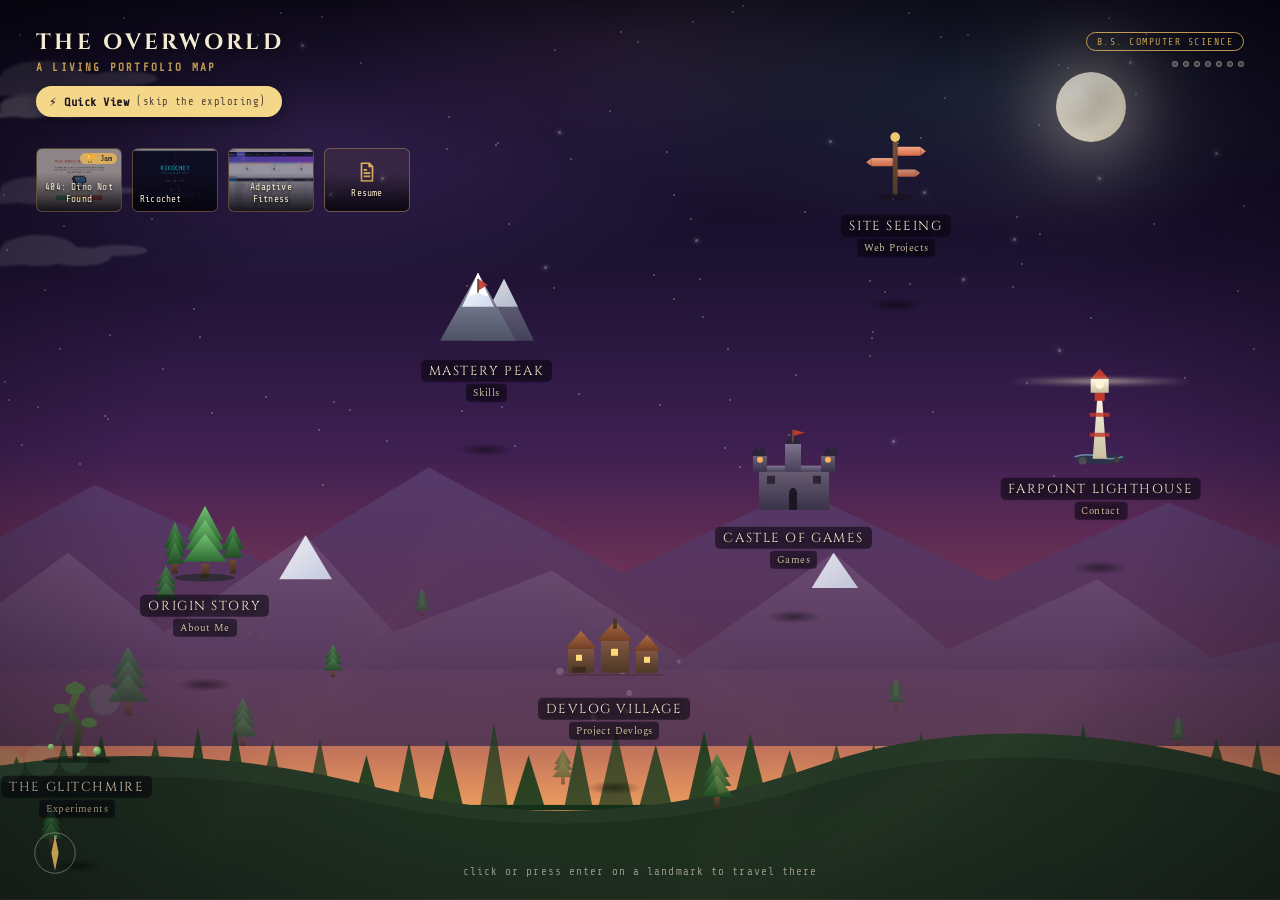
<file: index.html>
<!DOCTYPE html>
<html lang="en">
<head>
<meta charset="UTF-8">
<title>Faizan Ahmed | Portfolio</title>
<meta name="description" content="Faizan Ahmed - B.S. Computer Science student and game developer. Explore an interactive portfolio of games, software projects, and devlogs.">
<meta name="viewport" content="width=device-width, initial-scale=1.0">
<meta name="theme-color" content="#1a1130">
<meta name="color-scheme" content="dark">
<link rel="canonical" href="https://faizanahmed.me/">

<!-- Google Fonts: preconnect + <link> instead of a CSS @import, which
     serializes the request behind base.css finishing first and delays the
     browser discovering the font files at all. This lets the browser start
     fetching fonts in parallel with everything else, as soon as it parses
     <head>. -->
<link rel="preconnect" href="https://fonts.googleapis.com">
<link rel="preconnect" href="https://fonts.gstatic.com" crossorigin>
<link rel="stylesheet" href="https://fonts.googleapis.com/css2?family=Cinzel:wght@500;600;700;900&family=Spectral:ital,wght@0,400;0,500;0,600;1,400&family=Share+Tech+Mono&family=Oswald:wght@500;600;700&display=swap">

<!-- Open Graph -->
<meta property="og:type" content="website">
<meta property="og:url" content="https://faizanahmed.me/">
<meta property="og:title" content="Faizan Ahmed | Portfolio">
<meta property="og:description" content="Faizan Ahmed - B.S. Computer Science student and game developer. Explore an interactive portfolio of games, software projects, and devlogs.">
<meta property="og:image" content="https://faizanahmed.me/assets/images/og-preview.jpg">
<meta property="og:image:width" content="1200">
<meta property="og:image:height" content="630">
<meta property="og:site_name" content="The Overworld">

<!-- Twitter Card -->
<meta name="twitter:card" content="summary_large_image">
<meta name="twitter:title" content="Faizan Ahmed | Portfolio">
<meta name="twitter:description" content="Faizan Ahmed - B.S. Computer Science student and game developer. Explore an interactive portfolio of games, software projects, and devlogs.">
<meta name="twitter:image" content="https://faizanahmed.me/assets/images/og-preview.jpg">

<!-- Favicon -->
<link rel="icon" type="image/svg+xml" href="assets/favicon.svg">
<link rel="icon" type="image/png" sizes="32x32" href="assets/favicon-32.png">
<link rel="apple-touch-icon" href="assets/apple-touch-icon.png">

<!-- Structured data: this is a personal portfolio, so Person is the
     correct schema type here (LocalBusiness/schema doesn't apply -
     there's no physical location or storefront to mark up). -->
<script type="application/ld+json">
{
  "@context": "https://schema.org",
  "@type": "Person",
  "name": "Faizan Ahmed",
  "url": "https://faizanahmed.me/",
  "jobTitle": "Game Developer",
  "description": "B.S. Computer Science student and game developer building 2D games, tools, and full-stack applications.",
  "email": "mailto:mehunfaizan@gmail.com",
  "sameAs": [
    "https://github.com/faizan-ahmed-dev",
    "https://www.linkedin.com/in/faizan-ahmed-150911386/",
    "https://ricocheted-ball.itch.io/"
  ]
}
</script>

<!-- Google tag (gtag.js) -->
<script async src="https://www.googletagmanager.com/gtag/js?id=G-Y9SX6CSDSR"></script>
<script>
  window.dataLayer = window.dataLayer || [];
  function gtag(){dataLayer.push(arguments);}
  gtag('js', new Date());
  gtag('config', 'G-Y9SX6CSDSR');
</script>

<link rel="stylesheet" href="css/base.css?v=20260825-1">
<!-- biomes.css was split into these files (css/biomes/) to keep any single
     file from growing unreadably large - they're loaded in the exact same
     order as the original single file so the CSS cascade is unaffected. -->
<link rel="stylesheet" href="css/biomes/00-shared.css?v=20260825-1">
<link rel="stylesheet" href="css/biomes/01-mastery-peak.css?v=20260825-1">
<link rel="stylesheet" href="css/biomes/02-castle.css?v=20260825-1">
<link rel="stylesheet" href="css/biomes/03-village.css?v=20260825-1">
<link rel="stylesheet" href="css/biomes/04-forest.css?v=20260825-1">
<link rel="stylesheet" href="css/biomes/05-siteseeing.css?v=20260825-1">
<link rel="stylesheet" href="css/biomes/06-lighthouse.css?v=20260825-1">
<link rel="stylesheet" href="css/biomes/07-glitchmire.css?v=20260825-1">
<link rel="stylesheet" href="css/biomes/08-perf-mode.css?v=20260825-1">
</head>
<body>
<!-- shared gradients -->
<svg width="0" height="0" style="position:absolute" aria-hidden="true">
<defs>
  <linearGradient id="gradPineLight" x1="0" y1="0" x2="0" y2="1">
    <stop offset="0%" stop-color="#6fc073"/><stop offset="100%" stop-color="#2c6b33"/>
  </linearGradient>
  <linearGradient id="gradPineDark" x1="0" y1="0" x2="0" y2="1">
    <stop offset="0%" stop-color="#468a4c"/><stop offset="100%" stop-color="#1f4d24"/>
  </linearGradient>
  <linearGradient id="gradTrunk" x1="0" y1="0" x2="0" y2="1">
    <stop offset="0%" stop-color="#6b4a34"/><stop offset="100%" stop-color="#3c2a1c"/>
  </linearGradient>
  <linearGradient id="gradRockFar" x1="0" y1="0" x2="0" y2="1">
    <stop offset="0%" stop-color="#5a4478"/><stop offset="100%" stop-color="#392a52"/>
  </linearGradient>
  <linearGradient id="gradRockMid" x1="0" y1="0" x2="0" y2="1">
    <stop offset="0%" stop-color="#6d4f78"/><stop offset="100%" stop-color="#432f52"/>
  </linearGradient>
  <linearGradient id="gradPeak" x1="0" y1="0" x2="0" y2="1">
    <stop offset="0%" stop-color="#8f97ab"/><stop offset="100%" stop-color="#4c5266"/>
  </linearGradient>
  <linearGradient id="gradSnow" x1="0" y1="0" x2="1" y2="1">
    <stop offset="0%" stop-color="#ffffff"/><stop offset="100%" stop-color="#cdd9ee"/>
  </linearGradient>
  <linearGradient id="gradStone" x1="0" y1="0" x2="0" y2="1">
    <stop offset="0%" stop-color="#6a6178"/><stop offset="100%" stop-color="#37324a"/>
  </linearGradient>
  <linearGradient id="gradStoneLight" x1="0" y1="0" x2="0" y2="1">
    <stop offset="0%" stop-color="#7c7390"/><stop offset="100%" stop-color="#453f5c"/>
  </linearGradient>
  <linearGradient id="gradWoodRoof" x1="0" y1="0" x2="0" y2="1">
    <stop offset="0%" stop-color="#a86a45"/><stop offset="100%" stop-color="#6e3f26"/>
  </linearGradient>
  <linearGradient id="gradWoodWall" x1="0" y1="0" x2="0" y2="1">
    <stop offset="0%" stop-color="#7c5640"/><stop offset="100%" stop-color="#4a3826"/>
  </linearGradient>
  <linearGradient id="gradSignboard" x1="0" y1="0" x2="0" y2="1">
    <stop offset="0%" stop-color="#ffb18c"/><stop offset="100%" stop-color="#e0704a"/>
  </linearGradient>
  <linearGradient id="gradLighthouse" x1="0" y1="0" x2="0" y2="1">
    <stop offset="0%" stop-color="#fdf8ea"/><stop offset="100%" stop-color="#cabf9f"/>
  </linearGradient>
  <linearGradient id="gradSwampTrunk" x1="0" y1="0" x2="0" y2="1">
    <stop offset="0%" stop-color="#5c6b48"/><stop offset="100%" stop-color="#2c3520"/>
  </linearGradient>
  <radialGradient id="gradMushroom" cx="35%" cy="30%" r="70%">
    <stop offset="0%" stop-color="#c8ff9e"/><stop offset="100%" stop-color="#5fae66"/>
  </radialGradient>
  <linearGradient id="gradWater" x1="0" y1="0" x2="1" y2="0">
    <stop offset="0%" stop-color="#3f6f88"/><stop offset="100%" stop-color="#2a4c62"/>
  </linearGradient>
</defs>
</svg>

<div id="world">
 <div id="scene">
  <div class="sky"></div>
  <div class="sky-aurora"></div>
  <div class="stars" id="stars"></div>
  <div id="shootingStars"></div>
  <div id="cloudLayer"></div>
  <div id="flyerLayer"></div>
  <div class="moon"></div>

  <!-- Far peaks -->
  <div class="parallax-layer" data-depth="0.12" style="bottom:18vw;">
    <svg viewBox="0 0 1600 260" preserveAspectRatio="none">
      <polygon points="0,260 0,150 180,50 380,140 560,30 780,150 980,55 1200,160 1400,70 1600,150 1600,260"
        fill="url(#gradRockFar)" opacity="0.65"/>
    </svg>
  </div>

  <!-- Mid mountains with snow -->
  <div class="parallax-layer" data-depth="0.22" style="bottom:12vw;">
    <svg viewBox="0 0 1600 280" preserveAspectRatio="none">
      <polygon points="0,280 0,170 150,60 260,150 420,40 520,150 700,80 850,180 1020,60 1150,170 1320,90 1450,180 1600,140 1600,280"
        fill="url(#gradRockMid)" opacity="0.85"/>
      <polygon points="420,40 390,90 450,90" fill="url(#gradSnow)" opacity="0.9"/>
      <polygon points="1020,60 995,100 1048,100" fill="url(#gradSnow)" opacity="0.85"/>
    </svg>
  </div>

  <!-- Treeline -->
  <div class="parallax-layer" data-depth="0.32" style="bottom:7vw;" id="treelineLayer"></div>

  <!-- Foreground ground -->
  <div class="parallax-layer" data-depth="0.5" style="bottom:0;">
    <svg viewBox="0 0 1600 260" preserveAspectRatio="none">
      <path d="M0,260 L0,120 Q250,68 500,132 T1000,108 T1600,142 L1600,260 Z" fill="#233726"/>
      <path d="M0,260 L0,140 Q250,95 500,150 T1000,130 T1600,158 L1600,260 Z" fill="#1a2b1e" opacity="0.7"/>
    </svg>
  </div>

  <!-- Scattered trees -->
  <div id="treeScatter"></div>

  <!-- Trail -->
  <svg id="trail" viewBox="0 0 100 100" preserveAspectRatio="none" aria-hidden="true">
    <path class="trail-glow" d="M16,66 Q27,52 38,40 Q50,48 62,58 Q55,70 48,78 Q68,66 86,52 M48,78 Q25,84 6,86"/>
    <path class="trail-line" d="M16,66 Q27,52 38,40 Q50,48 62,58 Q55,70 48,78 Q68,66 86,52 M48,78 Q25,84 6,86"/>
  </svg>

  <canvas id="particles"></canvas>
  <div class="grade"></div>
  <div class="vignette"></div>

  <!-- ============ BIOME MARKERS ============ -->

  <!-- FOREST -->
  <div class="biome-marker" tabindex="0" role="button" data-id="forest" data-name="The Prologue" data-tint="#173a1c" data-color="#8ee08a" style="left:16%; top:66%; animation-delay:.05s;">
    <div class="glow" style="background:radial-gradient(circle,#8ee08a,transparent 70%);"></div>
    <div class="ring"></div>
    <div class="icon-wrap">
      <svg width="86" height="80" viewBox="0 0 86 80">
        <g class="sway" style="animation-delay:-1s;">
          <rect x="10" y="60" width="6" height="12" fill="url(#gradTrunk)"/>
          <polygon points="13,20 2,46 24,46" fill="url(#gradPineDark)"/>
          <polygon points="13,30 3,54 23,54" fill="url(#gradPineDark)"/>
          <polygon points="13,40 4,62 22,62" fill="url(#gradPineDark)"/>
        </g>
        <g class="sway">
          <rect x="39" y="62" width="8" height="14" fill="url(#gradTrunk)"/>
          <polygon points="43,4 25,38 61,38" fill="url(#gradPineLight)"/>
          <polygon points="43,18 23,48 63,48" fill="url(#gradPineLight)"/>
          <polygon points="43,32 21,60 65,60" fill="url(#gradPineLight)"/>
        </g>
        <g class="sway" style="animation-delay:-2.4s;">
          <rect x="68" y="58" width="6" height="14" fill="url(#gradTrunk)"/>
          <polygon points="71,24 60,48 82,48" fill="url(#gradPineDark)"/>
          <polygon points="71,34 61,56 81,56" fill="url(#gradPineDark)"/>
        </g>
        <ellipse cx="43" cy="76" rx="30" ry="4" fill="#0e2010" opacity="0.5"/>
      </svg>
    </div>
    <div class="ground-shadow"></div>
    <div class="biome-label">ORIGIN STORY</div>
    <div class="biome-subtitle">About Me</div>
  </div>

  <!-- MOUNTAIN -->
  <div class="biome-marker" tabindex="0" role="button" data-id="mountain" data-name="Mastery Peak" data-tint="#1c2130" data-color="#dfe8ff" style="left:38%; top:40%; animation-delay:.15s;">
    <div class="glow" style="background:radial-gradient(circle,#cfe0ff,transparent 70%);"></div>
    <div class="ring"></div>
    <div class="icon-wrap">
      <svg width="96" height="78" viewBox="0 0 96 78">
        <polygon points="66,10 34,72 96,72" fill="url(#gradPeak)" opacity="0.7"/>
        <polygon points="66,10 52,38 80,38" fill="url(#gradSnow)" opacity="0.75"/>
        <polygon points="40,4 2,72 78,72" fill="url(#gradPeak)"/>
        <polygon points="40,4 24,38 56,38" fill="url(#gradSnow)"/>
        <polygon points="40,4 30,28 40,24 50,28 40,4" fill="#ffffff"/>
        <line x1="40" y1="4" x2="40" y2="-10" stroke="#c0392b" stroke-width="0" />
        <polygon points="40,10 40,22 50,16" fill="#c0392b" opacity="0.9"/>
        <line x1="40" y1="10" x2="40" y2="24" stroke="#4b3624" stroke-width="1.4"/>
      </svg>
    </div>
    <div class="ground-shadow"></div>
    <div class="biome-label">MASTERY PEAK</div>
    <div class="biome-subtitle">Skills</div>
  </div>

  <!-- CASTLE -->
  <div class="biome-marker" tabindex="0" role="button" data-id="castle" data-name="Castle of Games" data-tint="#2c1c14" data-color="#ffb15c" style="left:62%; top:58%; animation-delay:.25s;">
    <div class="glow" style="background:radial-gradient(circle,#ff8a42,transparent 70%);"></div>
    <div class="ring"></div>
    <div class="icon-wrap">
      <svg width="94" height="88" viewBox="0 0 94 88">
        <rect x="12" y="40" width="70" height="44" fill="url(#gradStone)"/>
        <rect x="12" y="40" width="70" height="6" fill="url(#gradStoneLight)"/>
        <rect x="6" y="30" width="14" height="16" fill="url(#gradStone)"/>
        <rect x="74" y="30" width="14" height="16" fill="url(#gradStone)"/>
        <rect x="38" y="18" width="16" height="28" fill="url(#gradStoneLight)"/>
        <polygon points="4,30 9,20 14,30" fill="#2a2438"/>
        <polygon points="10,30 15,20 20,30" fill="#2a2438"/>
        <polygon points="76,30 81,20 86,30" fill="#2a2438"/>
        <polygon points="82,30 87,20 92,30" fill="#2a2438"/>
        <polygon points="38,18 42,10 46,18" fill="#2a2438"/>
        <polygon points="46,18 50,10 54,18" fill="#2a2438"/>
        <rect x="42" y="66" width="8" height="18" fill="#1a1522"/>
        <path d="M42,66 Q46,58 50,66" fill="#1a1522"/>
        <g class="banner">
          <rect x="45" y="4" width="1.5" height="12" fill="#5a4f3a"/>
          <polygon points="46.5,4 58,7 46.5,10" fill="#c0392b"/>
        </g>
        <circle class="torch flicker-glow" cx="13" cy="34" r="3" fill="#ffb15c"/>
        <circle class="torch2 flicker-glow" cx="81" cy="34" r="3" fill="#ffb15c" style="animation-delay:-1.2s;"/>
        <rect x="20" y="50" width="8" height="8" fill="#2a2438"/>
        <rect x="66" y="50" width="8" height="8" fill="#2a2438"/>
      </svg>
    </div>
    <div class="ground-shadow"></div>
    <div class="biome-label">CASTLE OF GAMES</div>
    <div class="biome-subtitle">Games</div>
  </div>

  <!-- VILLAGE -->
  <div class="biome-marker" tabindex="0" role="button" data-id="village" data-name="Devlog Village" data-tint="#2e2110" data-color="#ffd97a" style="left:48%; top:78%; animation-delay:.35s;">
    <div class="glow" style="background:radial-gradient(circle,#ffd97a,transparent 70%);"></div>
    <div class="ring"></div>
    <div class="icon-wrap">
      <svg width="100" height="70" viewBox="0 0 100 70">
        <rect x="4" y="34" width="26" height="24" fill="url(#gradWoodWall)"/>
        <polygon points="1,34 17,16 33,34" fill="url(#gradWoodRoof)"/>
        <rect x="37" y="26" width="28" height="32" fill="url(#gradWoodWall)"/>
        <polygon points="33,26 51,6 69,26" fill="url(#gradWoodRoof)"/>
        <rect x="72" y="36" width="22" height="22" fill="url(#gradWoodWall)"/>
        <polygon points="69,36 83,20 97,36" fill="url(#gradWoodRoof)"/>
        <rect class="win1 flicker-glow" x="12" y="40" width="6" height="6" fill="#ffd97a"/>
        <rect class="win2 flicker-glow" x="47" y="34" width="7" height="7" fill="#ffd97a" style="animation-delay:-.6s;"/>
        <rect class="win3 flicker-glow" x="80" y="42" width="6" height="6" fill="#ffd97a" style="animation-delay:-1.4s;"/>
        <rect x="49" y="4" width="4" height="10" fill="#4b3624"/>
        <rect x="8" y="52" width="14" height="6" fill="#3a2a1c"/>
        <line x1="0" y1="60" x2="100" y2="60" stroke="#3a2a1c" stroke-width="1.5" opacity="0.5"/>
      </svg>
    </div>
    <div class="ground-shadow"></div>
    <div class="biome-label">DEVLOG VILLAGE</div>
    <div class="biome-subtitle">Project Devlogs</div>
  </div>

  <!-- LIGHTHOUSE -->
  <div class="biome-marker" tabindex="0" role="button" data-id="lighthouse" data-name="Farpoint Lighthouse" data-tint="#122630" data-color="#9fd8ff" style="left:86%; top:52%; animation-delay:.45s;">
    <div class="glow" style="background:radial-gradient(circle,#9fd8ff,transparent 70%);"></div>
    <div class="ring"></div>
    <div class="icon-wrap">
      <div class="beam"></div>
      <svg width="56" height="98" viewBox="0 0 56 98">
        <ellipse cx="28" cy="92" rx="26" ry="5" fill="#233a45" opacity="0.7"/>
        <path class="wave-line" d="M2,90 Q14,86 26,90 T50,90" stroke="#7fb8d8" stroke-width="1.6" fill="none" opacity="0.7"/>
        <polygon points="20,92 34,92 29,26 25,26" fill="url(#gradLighthouse)"/>
        <rect x="17" y="46" width="20" height="4" fill="#c0392b" opacity="0.8"/>
        <rect x="17" y="66" width="20" height="4" fill="#c0392b" opacity="0.8"/>
        <rect x="22" y="26" width="10" height="8" fill="#c0392b"/>
        <rect x="18" y="12" width="18" height="14" fill="url(#gradLighthouse)"/>
        <polygon points="18,12 27,2 36,12" fill="#c0392b"/>
        <circle class="flicker-glow" cx="27" cy="18" r="4" fill="#fff7d6"/>
        <circle cx="10" cy="94" r="4" fill="#4a4c52"/>
        <circle cx="44" cy="93" r="3" fill="#3d3f45"/>
      </svg>
    </div>
    <div class="ground-shadow"></div>
    <div class="biome-label">FARPOINT LIGHTHOUSE</div>
    <div class="biome-subtitle">Contact</div>
  </div>

  <!-- SWAMP -->
  <div class="biome-marker" tabindex="0" role="button" data-id="swamp" data-name="The Glitchmire" data-tint="#0f2c1c" data-color="#7cff9e" style="left:6%; top:86%; animation-delay:.55s;">
    <div class="glow" style="background:radial-gradient(circle,#7cff9e,transparent 70%);"></div>
    <div class="ring"></div>
    <div class="icon-wrap">
      <svg width="80" height="82" viewBox="0 0 80 82">
        <path d="M40,78 C34,60 50,52 36,36 C28,26 44,18 38,4" stroke="url(#gradSwampTrunk)" stroke-width="7" fill="none" stroke-linecap="round"/>
        <path class="vine" d="M36,36 Q22,44 20,60" stroke="#3b5c40" stroke-width="2.4" fill="none" stroke-linecap="round" opacity="0.8"/>
        <path class="vine" d="M38,4 Q52,10 56,26" stroke="#3b5c40" stroke-width="2.2" fill="none" stroke-linecap="round" opacity="0.8" style="animation-delay:-2s;"/>
        <ellipse cx="38" cy="8" rx="10" ry="6" fill="#4c6d43"/>
        <ellipse cx="24" cy="28" rx="8" ry="5" fill="#4c6d43"/>
        <ellipse cx="52" cy="42" rx="8" ry="5" fill="#4c6d43"/>
        <circle class="flicker-glow" cx="14" cy="66" r="3" fill="url(#gradMushroom)"/>
        <circle class="flicker-glow" cx="60" cy="70" r="4" fill="url(#gradMushroom)" style="animation-delay:-1s;"/>
        <circle class="flicker-glow" cx="42" cy="74" r="2.4" fill="url(#gradMushroom)" style="animation-delay:-1.8s;"/>
        <ellipse cx="40" cy="80" rx="34" ry="5" fill="#0a1a10" opacity="0.55"/>
      </svg>
    </div>
    <div class="ground-shadow"></div>
    <div class="biome-label">THE GLITCHMIRE</div>
    <div class="biome-subtitle">Experiments</div>
  </div>

  <!-- SITE SEEING -->
  <div class="biome-marker" tabindex="0" role="button" data-id="siteseeing" data-name="Site Seeing" data-tint="#3a2418" data-color="#ff9e6b" style="left:70%; top:24%; animation-delay:.65s;">
    <div class="glow" style="background:radial-gradient(circle,#ff9e6b,transparent 70%);"></div>
    <div class="ring"></div>
    <div class="icon-wrap">
      <svg width="60" height="76" viewBox="0 0 74 94">
        <rect x="33" y="20" width="6" height="66" fill="url(#gradWoodWall)"/>
        <g class="sway" style="animation-delay:-.8s;">
          <rect x="39" y="26" width="28" height="11" rx="1" fill="url(#gradSignboard)"/>
          <polygon points="67,26 74,31.5 67,37" fill="url(#gradSignboard)"/>
        </g>
        <g class="sway" style="animation-delay:-1.6s;">
          <rect x="7" y="40" width="26" height="10" rx="1" fill="url(#gradSignboard)" opacity=".92"/>
          <polygon points="7,40 0,45 7,50" fill="url(#gradSignboard)" opacity=".92"/>
        </g>
        <g class="sway" style="animation-delay:-2.4s;">
          <rect x="39" y="54" width="22" height="9" rx="1" fill="url(#gradSignboard)" opacity=".8"/>
          <polygon points="61,54 67,58.5 61,63" fill="url(#gradSignboard)" opacity=".8"/>
        </g>
        <circle class="flicker-glow" cx="36" cy="14" r="6" fill="#ffd97a"/>
        <ellipse cx="36" cy="88" rx="22" ry="4" fill="#150e18" opacity="0.5"/>
      </svg>
    </div>
    <div class="ground-shadow"></div>
    <div class="biome-label">SITE SEEING</div>
    <div class="biome-subtitle">Web Projects</div>
  </div>

 </div>
</div>

<div class="hud">
  <div class="hud-left">
    <h1 class="hud-title">THE OVERWORLD<span>A LIVING PORTFOLIO MAP</span></h1>
    <a class="hud-linear-link" href="overview.html"><span class="hud-linear-icon">&#9889;</span> Quick View <small>(skip the exploring)</small></a>
  </div>
  <div class="hud-player">
    <div class="badge">B.S. COMPUTER SCIENCE</div>
    <div class="hud-progress" id="hudProgress"></div>
  </div>
</div>

<div class="featured-strip" id="featuredStrip" aria-label="Featured work">
  <button class="featured-card" id="featuredDino" type="button">
    <img src="assets/images/screenshots/dinowifi_1.jpg" alt="Title screen of 404: Dino Not Found, showing a pixel-art dinosaur mascot and Easy, Medium, and Hard difficulty buttons" loading="lazy">
    <span class="fc-badge">🏆 Jam</span>
    <span class="fc-label">404: Dino Not Found</span>
  </button>
  <button class="featured-card" id="featuredRicochet" type="button">
    <img src="assets/images/screenshots/ricochet_1.jpg" alt="Start screen of Ricochet, a bouncing-bullet arena shooter, showing the title and WASD/mouse controls" loading="lazy">
    <span class="fc-label">Ricochet</span>
  </button>
  <button class="featured-card" id="featuredFitness" type="button">
    <img src="assets/images/screenshots/AdaptiveFitness_3_Dashboard.jpg" alt="Adaptive Fitness staff dashboard showing active student count, unpaid invoices, and a table of recent workout sessions" loading="lazy">
    <span class="fc-label">Adaptive Fitness</span>
  </button>
  <a class="featured-card featured-resume" id="featuredResume" href="assets/docs/Faizan_Ahmed_Resume.pdf" download="Faizan_Ahmed_Resume.pdf">
    <svg width="22" height="22" viewBox="0 0 20 20" fill="none" stroke="currentColor" stroke-width="1.5"><path d="M5 2h7l3 3v13H5z"/><path d="M12 2v3h3"/><path d="M7 11h6M7 14h6M7 8h3"/></svg>
    <span class="fc-label">Resume</span>
  </a>
</div>

<div class="compass-wrap">
  <button class="compass" id="compassBtn" aria-label="Quick travel menu" aria-haspopup="true" aria-expanded="false">
    <svg viewBox="0 0 50 50">
      <circle cx="25" cy="25" r="22" fill="none" stroke="var(--parchment)" stroke-opacity=".4"/>
      <g class="compass-needle">
        <polygon points="25,6 29,25 25,44 21,25" fill="var(--gold)" opacity=".85"/>
      </g>
      <text x="25" y="10" text-anchor="middle" font-size="6" fill="var(--parchment)" font-family="Share Tech Mono, monospace" opacity=".7">N</text>
    </svg>
  </button>
  <div class="compass-menu" id="compassMenu" role="menu" aria-hidden="true"></div>
</div>

<button class="sticky-contact-cta" id="stickyContactCta" aria-label="Jump to contact section">
  <svg width="14" height="14" viewBox="0 0 20 20" fill="none" stroke="currentColor" stroke-width="1.6"><path d="M2 5h16v10H2z"/><path d="M2 5l8 6 8-6"/></svg>
  Contact
</button>

<div class="hint">click or press enter on a landmark to travel there</div>

<div id="transitionOverlay"></div>

<div id="destPanel">
  <div class="castle-scene" id="castleScene">
    <div class="castle-slashes"><span></span><span></span><span></span></div>
    <div class="cs-embers" id="csEmbers"></div>
    <div class="castle-topbar">
      <span class="castle-sweep" id="castleSweep"></span>
      <h2 class="castle-title">The <strong>Castle</strong> of Games</h2>
      <button class="castle-return" id="castleReturnBtn">Return to the Overworld</button>
    </div>
    <div class="castle-frame">
      <nav class="castle-sidebar" id="castleSidebar" aria-label="Games">
        <div class="castle-sidebar-label">Year One - Archive</div>
      </nav>
      <div class="castle-stage">
        <div class="game-detail" id="gameDetail"></div>
      </div>
    </div>
  </div>

<!-- ===== MASTERY PEAK SCENE ===== -->
  <div class="peak-scene" id="peakScene">

    <!-- Dynamic scroll gradient -->
    <div class="scroll-gradient" id="scrollGradient"></div>

    <!-- Parallax Background Layers -->
    <div class="parallax-bg" id="parallaxBg">
      <div class="layer layer-mountains" id="layerMountains"></div>
      <div class="layer layer-ridges" id="layerRidges"></div>
      <div class="layer layer-mist" id="layerMist"></div>
      <div class="layer layer-glow" id="layerGlow"></div>
    </div>

    <!-- Cloud layer (JS-driven) -->
    <div class="cloud-layer" id="peakCloudLayer"></div>

    <!-- floating particles -->
    <div id="peakParticles"></div>

    <!-- top bar -->
    <div class="peak-topbar">
      <h2 class="peak-title">Mastery <strong>Peak</strong></h2>
      <button class="peak-return" id="peakReturnBtn">Return to the Overworld</button>
    </div>

    <!-- progress ring -->
    <div class="peak-progress" id="peakProgress">
      <div class="progress-ring-wrap">
        <svg viewBox="0 0 60 60">
          <circle class="bg-ring" cx="30" cy="30" r="24" />
          <circle class="fg-ring" id="progressRing" cx="30" cy="30" r="24"
          stroke-dasharray="150.8" stroke-dashoffset="150.8" />
        </svg>
      </div>
      <span class="progress-label" id="progressLabel">0% <small>summit</small></span>
    </div>

    <button class="back-top" id="backTop" aria-label="Back to top">↑</button>

    <!-- Everything above this line stays visually fixed in place, glued to
         .peak-scene (which no longer scrolls itself). Only this inner
         wrapper scrolls now - see the .peak-scroll-inner CSS comment for
         why that split exists. -->
    <div class="peak-scroll-inner" id="peakScrollInner">
      <!-- trail -->
      <div class="peak-trail" id="peakTrail">
        <div class="trail-line-wrap" id="trailLineWrap">
          <svg viewBox="0 0 40 1000" preserveAspectRatio="none">
            <defs>
              <linearGradient id="trailGrad" x1="0" y1="0" x2="0" y2="1">
                <stop offset="0%" stop-color="#f4e9cf" stop-opacity="0.6" />
                <stop offset="50%" stop-color="#dfe8ff" stop-opacity="0.3" />
                <stop offset="100%" stop-color="#f4e9cf" stop-opacity="0.1" />
              </linearGradient>
            </defs>
            <path class="trail-glow" d="M20,20 Q30,120 20,220 Q10,320 20,420 Q30,520 20,620 Q10,720 20,820 Q30,920 20,980" />
            <path class="trail-path" d="M20,20 Q30,120 20,220 Q10,320 20,420 Q30,520 20,620 Q10,720 20,820 Q30,920 20,980" />
          </svg>
        </div>

        <div id="peakContent"></div>
      </div>
    </div>
  </div>

    <!-- ===== DEVLOG VILLAGE ===== -->
    <div class="village-scene" id="villageScene">

        <!-- Parallax Container -->
        <div class="parallax-wrap" id="parallaxWrap">

            <!-- Layer 1: Sky -->
            <div class="layer layer-sky">
                <div class="moon"></div>
                <div class="stars" id="starsContainer"></div>
            </div>

            <!-- Layer 2: Hills -->
            <div class="layer layer-hills" id="hillsLayer">
                <div class="hills-silhouette"></div>
            </div>

            <!-- Layer 2.5: Curved ground -->
            <div class="layer layer-ground" id="groundLayer">
                <svg viewBox="0 0 1000 200" preserveAspectRatio="none" xmlns="http://www.w3.org/2000/svg">
                    <path d="M0,90 C120,40 220,120 360,80 C500,40 600,110 760,70 C860,44 930,90 1000,60 L1000,200 L0,200 Z" fill="#150d1e" opacity="0.85"></path>
                    <path d="M0,130 C150,100 260,150 420,120 C560,96 680,150 820,118 C900,100 950,130 1000,112 L1000,200 L0,200 Z" fill="#0f0916" opacity="0.9"></path>
                </svg>
            </div>

            <!-- Layer 2.6: Midground tree line -->
            <div class="layer layer-trees-mid" id="treesMidLayer"></div>

            <!-- Layer 2.7: Drifting mist -->
            <div class="layer layer-mist"></div>

            <!-- Layer 3: Street -->
            <div class="layer layer-street" id="streetLayer">
                <div class="street-track" id="streetTrack">
                    <!-- houses injected by JS -->
                </div>
            </div>

            <!-- String Lights -->
            <div class="string-lights" id="stringLights"></div>

            <!-- Foreground framing trees -->
            <div class="trees-front">
                <svg class="tf-tree tf-left" viewBox="0 0 100 200" xmlns="http://www.w3.org/2000/svg">
                    <rect x="46" y="140" width="8" height="60" fill="#1c1320"/>
                    <path d="M50 0 L78 55 L64 55 L88 100 L70 100 L94 150 L6 150 L30 100 L12 100 L36 55 L22 55 Z" fill="#150d1c"/>
                </svg>
                <svg class="tf-tree tf-right" viewBox="0 0 100 200" xmlns="http://www.w3.org/2000/svg">
                    <rect x="46" y="150" width="8" height="55" fill="#1c1320"/>
                    <path d="M50 10 L74 58 L62 58 L84 100 L68 100 L90 145 L10 145 L32 100 L16 100 L38 58 L26 58 Z" fill="#170f1e"/>
                </svg>
            </div>

            <!-- Fireflies Canvas -->
            <canvas id="firefliesCanvas"></canvas>

            <!-- Foreground ambient glow -->
            <div style="position:absolute;bottom:0;left:0;right:0;height:30%;z-index:3;pointer-events:none;background:linear-gradient(180deg,transparent,rgba(13,8,18,.3) 60%,rgba(13,8,18,.6) 100%);"></div>
        </div>

        <!-- Top Bar -->
        <div class="village-topbar">
            <h2 class="village-title">Devlog <strong>Village</strong></h2>
            <button class="village-return" id="villageReturnBtn">← Return Home</button>
        </div>

        <!-- Intro -->
        <div class="village-intro">
            <div class="vi-eyebrow">✦ Notes From The Workshop ✦</div>
            <p>One house, one project. Walk up to a door to step inside the story behind each build.</p>
        </div>

        <div class="scroll-hint">⟶ scroll to explore ⟶</div>
    </div>

    <div class="siteseeing-scene" id="siteseeingScene">
      <div class="ss-topbar">
        <h2 class="ss-title">Site <strong>Seeing</strong></h2>
        <button class="ss-return" id="ssReturnBtn">Return to the Overworld</button>
      </div>

      <div class="ss-overlook">
        <div class="ss-horizon" aria-hidden="true">
          <div class="ss-valley" aria-hidden="true">
            <svg viewBox="0 0 1000 300" preserveAspectRatio="none">
              <defs>
                <linearGradient id="ssRiverGrad" x1="0" y1="1" x2="0" y2="0">
                  <stop offset="0%" stop-color="#ffdca0"/>
                  <stop offset="55%" stop-color="#ffb15c"/>
                  <stop offset="100%" stop-color="#fff3d8"/>
                </linearGradient>
              </defs>

              <!-- far ridge: hazy, smoothest, most frequent gentle undulation -->
              <path class="ss-ridge ss-ridge-far" d="M0,300 L0,165 C160,145 260,175 360,155 C480,132 600,168 760,142 C860,125 940,148 1000,132 L1000,300 Z"/>

              <!-- mid ridge: carries the river, medium rhythm -->
              <path class="ss-ridge ss-ridge-mid" d="M0,300 L0,215 C140,190 240,225 350,200 C460,175 560,210 680,185 C790,162 880,195 1000,168 L1000,300 Z"/>
              <path class="ss-river" d="M470,300 C410,268 545,238 490,208 C450,188 505,168 495,142 C486,120 502,104 498,88 C494,74 502,62 500,50"/>
              <path class="ss-river-glint" d="M470,300 C410,268 545,238 490,208 C450,188 505,168 495,142 C486,120 502,104 498,88 C494,74 502,62 500,50"/>

              <!-- near ridge: closest, boldest, fewest and broadest forms -->
              <path class="ss-ridge ss-ridge-near" d="M0,300 L0,260 C180,235 320,270 480,245 C620,222 760,255 900,225 C950,215 980,222 1000,218 L1000,300 Z"/>
            </svg>
          </div>
          <div class="ss-sun">
            <div class="ss-sun-glow"></div>
            <div class="ss-rays" id="ssRays" aria-hidden="true">
              <span class="ss-ray"></span><span class="ss-ray"></span><span class="ss-ray"></span><span class="ss-ray"></span>
              <span class="ss-ray"></span><span class="ss-ray"></span><span class="ss-ray"></span><span class="ss-ray"></span>
            </div>
          </div>
        </div>

        <div class="ss-cloud-layer" id="ssCloudLayer" aria-hidden="true"></div>
        <div class="ss-balloon-layer" id="ssBalloonLayer" aria-hidden="true"></div>
        <div class="ss-bird-layer" id="ssBirdLayer" aria-hidden="true"></div>
        <div class="ss-dust-layer" id="ssDustLayer" aria-hidden="true"></div>
        <div class="ss-ephemera-layer" id="ssEphemeraLayer" aria-hidden="true"></div>

        <div class="ss-grass" aria-hidden="true">
          <span class="ss-reed"></span><span class="ss-reed"></span><span class="ss-bloom"></span><span class="ss-reed"></span>
          <span class="ss-reed"></span><span class="ss-reed"></span><span class="ss-bloom"></span><span class="ss-reed"></span>
          <span class="ss-reed"></span><span class="ss-bloom"></span><span class="ss-reed"></span><span class="ss-reed"></span>
          <span class="ss-reed"></span><span class="ss-reed"></span><span class="ss-bloom"></span><span class="ss-reed"></span>
        </div>

        <div class="ss-viewfinder" id="ssViewfinder">
          <div class="ss-vf-plaque" id="ssVfPlaque">3 sights to see</div>

          <div class="ss-vf-device" id="ssVfDevice">
            <div class="ss-vf-frame" id="ssVfFrame">
              <div class="ss-vf-lens" id="ssVfLens">
                <div class="ss-vf-view ss-vf-idle" id="ssVfIdle">
                  <div class="ss-vf-idle-horizon"></div>
                  <div class="ss-vf-idle-sun"></div>
                  <div class="ss-vf-idle-hill"></div>
                  <svg class="ss-vf-idle-birds" viewBox="0 0 200 100" aria-hidden="true">
                    <path d="M60,30 q4,-6 8,0 q4,-6 8,0" />
                    <path d="M120,42 q3,-5 6,0 q3,-5 6,0" />
                  </svg>
                </div>
                <iframe class="ss-vf-view ss-vf-iframe" id="ssVfIframe" title="Live project preview"></iframe>
                <div class="ss-vf-view ss-vf-gallery" id="ssVfGallery">
                  <img id="ssVfGalleryImg" alt="" loading="lazy">
                  <button class="ss-vf-gnext" id="ssVfGalleryNext" aria-label="Next photo">›</button>
                </div>
                <div class="ss-vf-vignette" aria-hidden="true"></div>
                <div class="ss-vf-iris" id="ssVfIris"></div>
              </div>
              <svg class="ss-vf-rim" viewBox="0 0 200 100" aria-hidden="true">
                <defs>
                  <radialGradient id="ssBrassGrad" cx="35%" cy="30%" r="75%">
                    <stop offset="0%" stop-color="#e8c088"/>
                    <stop offset="55%" stop-color="#a97c4f"/>
                    <stop offset="100%" stop-color="#6b4a2e"/>
                  </radialGradient>
                </defs>

                <!-- bridge / nose piece joining the two barrels. The rim svg is drawn
                     106% size at -3% inset relative to the lens content box beneath it,
                     so anything placed at rim-y > ~2.8 already bleeds into the live
                     content area. Keep the solid caps inside that true safe zone, and
                     use a faint hairline (not a solid fill) for the connecting seam so
                     text stays readable through it. -->
                <rect class="ss-vf-bridge" x="97" y="0" width="6" height="2.6" rx="1"/>
                <rect class="ss-vf-bridge" x="97" y="97.4" width="6" height="2.6" rx="1"/>
                <circle class="ss-vf-bridge-screw" cx="100" cy="1.3" r="1.3"/>
                <circle class="ss-vf-bridge-screw" cx="100" cy="98.7" r="1.3"/>
                <line class="ss-vf-bridge-seam" x1="100" y1="2.6" x2="100" y2="97.4"/>

                <!-- knurled texture ring, just outside the main rim -->
                <circle cx="70" cy="50" r="52" class="ss-vf-knurl"/>
                <circle cx="130" cy="50" r="52" class="ss-vf-knurl"/>

                <!-- beveled rim: shadow pass, base pass, highlight pass -->
                <circle cx="70" cy="50" r="49" class="ss-vf-rim-circle ss-vf-rim-shadow"/>
                <circle cx="130" cy="50" r="49" class="ss-vf-rim-circle ss-vf-rim-shadow"/>
                <circle cx="70" cy="50" r="49" class="ss-vf-rim-circle"/>
                <circle cx="130" cy="50" r="49" class="ss-vf-rim-circle"/>
                <circle cx="70" cy="50" r="49" class="ss-vf-rim-circle ss-vf-rim-highlight"/>
                <circle cx="130" cy="50" r="49" class="ss-vf-rim-circle ss-vf-rim-highlight"/>

                <!-- verdigris weathering + scratches -->
                <ellipse class="ss-vf-verdigris" cx="42" cy="26" rx="9" ry="5"/>
                <ellipse class="ss-vf-verdigris" cx="96" cy="80" rx="7" ry="4"/>
                <ellipse class="ss-vf-verdigris" cx="152" cy="22" rx="8" ry="5"/>
                <ellipse class="ss-vf-verdigris" cx="162" cy="72" rx="6" ry="4"/>
                <path class="ss-vf-scratch" d="M53,20 L61,27"/>
                <path class="ss-vf-scratch" d="M118,81 L127,75"/>
                <path class="ss-vf-scratch" d="M149,42 L158,46"/>

                <!-- screws / rivets around each rim -->
                <circle class="ss-vf-screw" cx="70" cy="4" r="2.2"/>
                <circle class="ss-vf-screw" cx="70" cy="96" r="2.2"/>
                <circle class="ss-vf-screw" cx="23" cy="50" r="2.2"/>
                <circle class="ss-vf-screw" cx="130" cy="4" r="2.2"/>
                <circle class="ss-vf-screw" cx="130" cy="96" r="2.2"/>
                <circle class="ss-vf-screw" cx="177" cy="50" r="2.2"/>

                <!-- glass gloss arcs -->
                <path class="ss-vf-gloss" d="M44,19 A32,32 0 0,1 91,24"/>
                <path class="ss-vf-gloss" d="M104,19 A32,32 0 0,1 151,24"/>

                <!-- periodic light-glint sweep -->
                <rect class="ss-vf-glint" x="-30" y="-6" width="18" height="112"/>
              </svg>
              <button class="ss-vf-enter" id="ssVfEnter">Step up to the eyepiece</button>
              <button class="ss-vf-dial ss-vf-dial-prev" id="ssVfPrev" aria-label="Previous sight">‹</button>
              <button class="ss-vf-dial ss-vf-dial-next" id="ssVfNext" aria-label="Next sight">›</button>
            </div>

            <div class="ss-vf-stand">
              <div class="ss-vf-flag" aria-hidden="true"></div>
            </div>
            <div class="ss-vf-base"></div>
            <div class="ss-vf-shadow" aria-hidden="true"></div>
          </div>

          <div class="ss-vf-coinslot" id="ssVfCoinslot" aria-hidden="true">
            <div class="ss-vf-coin" id="ssVfCoin"></div>
          </div>

          <div class="ss-vf-caption" id="ssVfCaption">
            <div class="ss-vf-caption-title" id="ssVfCaptionTitle"></div>
            <div class="ss-vf-caption-sub" id="ssVfCaptionSub"></div>
            <div class="ss-vf-caption-tags" id="ssVfCaptionTags"></div>
          </div>
        </div>
      </div>
    </div>

    <div class="ss-expand-overlay" id="ssExpandOverlay">
      <button class="ss-expand-close" id="ssExpandClose" aria-label="Close">✕</button>
      <div class="ss-expand-frame" id="ssExpandFrame"></div>
    </div>


    <!-- ===== DEVLOG OVERLAY ===== -->
    <div class="devlog-overlay" id="devlogOverlay" inert>
        <div class="devlog-progress" id="devlogProgress"></div>
        <button class="devlog-close" id="devlogClose" aria-label="Close devlog">✕</button>
        <button class="devlog-nav prev" id="devlogPrev" aria-label="Previous house">‹</button>
        <button class="devlog-nav next" id="devlogNext" aria-label="Next house">›</button>
        <div class="devlog-article" id="devlogArticle"></div>
    </div>

    <!-- Back to Village button - lives outside the overlay so it stays fixed
         at the bottom of the viewport even when the overlay scrolls -->
    <button class="devlog-back" id="devlogBack">← Back to Village</button>

    <!-- ===== FARPOINT LIGHTHOUSE - contact / about ===== -->
    <div class="lighthouse-scene" id="lighthouseScene">

      <div class="lh-topbar">
        <h2 class="lh-title">Farpoint <strong>Lighthouse</strong></h2>
        <button class="lh-return" id="lhReturnBtn">Return to the Overworld</button>
      </div>

      <!-- sky -->
      <div class="lh-sky" aria-hidden="true">
        <div class="lh-moon"></div>
        <div class="lh-stars" id="lhStars"></div>
      </div>

      <!-- ocean + tower + beam -->
      <div class="lh-ocean" id="lhOcean">
        <div class="lh-wave lh-wave-far" aria-hidden="true"></div>
        <div class="lh-wave lh-wave-mid" aria-hidden="true"></div>
        <div class="lh-wave lh-wave-near" aria-hidden="true"></div>

        <div class="lh-tower" aria-hidden="true">
          <svg width="70" height="128" viewBox="0 0 70 128">
            <ellipse cx="35" cy="120" rx="34" ry="6" fill="#04121c" opacity=".6"/>
            <polygon points="14,10 56,10 46,116 24,116" fill="#e7ded0"/>
            <polygon points="17,34 53,34 50,44 20,44" fill="#c0392b"/>
            <polygon points="20,64 50,64 48,74 22,74" fill="#c0392b"/>
            <polygon points="23,94 47,94 45,104 25,104" fill="#c0392b"/>
            <rect x="10" y="112" width="50" height="8" fill="#1c2733"/>
            <rect x="22" y="0" width="26" height="16" fill="#dfe8ff" opacity=".9"/>
            <polygon points="20,0 35,-11 50,0" fill="#c0392b"/>
            <circle class="lh-lamp-core" cx="35" cy="7" r="6" fill="#fff7d6"/>
          </svg>
          <div class="lh-beam-pivot" id="lhBeamPivot">
            <div class="lh-beam"></div>
          </div>
        </div>

        <div class="lh-buoys" id="lhBuoys"><!-- buoys injected by lighthouse.js --></div>
      </div>

      <!-- captain's log console: bio, resume, message -->
      <div class="lh-console" id="lhConsole">
        <div class="lh-console-tab" id="lhConsoleTab" role="button" tabindex="0" aria-expanded="true">
          <span class="lh-console-tab-icon">✎</span>
          <span class="lh-console-tab-label">Captain's Log</span>
        </div>

        <div class="lh-console-body">
          <div class="lh-console-scroll">
            <div class="lh-bio-block">
              <div class="lh-name">Faizan Ahmed <span class="lh-handle">- "Ricocheted Ball"</span></div>
              <p class="lh-bio-text">I'm Faizan Ahmed, a Computer Science student (3.66 GPA) who likes turning strange ideas into things people actually want to use. My favorite proof of that: 404: Dino Not Found, a game I built from concept to finish under Pakistan Game Jam 2026's constraints — it went on to win the jam by public vote. Beyond games, I've shipped several full-stack software projects, from desktop apps to database-backed systems, each teaching me something the last one didn't.</p>
              <p class="lh-bio-text">I'm currently seeking internships, collaborations, and opportunities to work on ambitious projects with people who are passionate about creating exceptional technology.</p>
              <a class="lh-resume-btn" id="lhResumeBtn" href="assets/docs/Faizan_Ahmed_Resume.pdf" download="Faizan_Ahmed_Resume.pdf">
                <svg width="14" height="14" viewBox="0 0 20 20" fill="none" stroke="currentColor" stroke-width="1.6"><path d="M10 3v10M6 9l4 4 4-4"/><path d="M3 14v2a1 1 0 0 0 1 1h12a1 1 0 0 0 1-1v-2"/></svg>
                Download Resume
              </a>
            </div>

            <div class="lh-divider"><span>send a signal</span></div>

            <form class="lh-form" id="lhForm">
              <input type="hidden" name="access_key" value="6109dea5-8dbc-4fb5-97b7-350f1a3ac582">
              <input type="hidden" name="subject" value="Signal from the Overworld">
              <input type="hidden" name="from_name" value="The Overworld contact form">
              <!-- honeypot: real visitors never fill this in, only bots -->
              <input type="checkbox" name="botcheck" class="lh-honeypot" tabindex="-1" autocomplete="off">
              <label class="lh-field">
                <span>Your name</span>
                <input type="text" name="name" id="lhFormName" placeholder="Who's calling?" autocomplete="name" required>
              </label>
              <label class="lh-field">
                <span>Message</span>
                <textarea name="message" id="lhFormMessage" rows="3" placeholder="What brings you to Farpoint?" required></textarea>
              </label>
              <button type="submit" class="lh-form-submit" id="lhFormSubmit">
                <svg width="14" height="14" viewBox="0 0 20 20" fill="none" stroke="currentColor" stroke-width="1.6"><path d="M2 10l16-7-6 16-2.5-6.5L2 10z"/></svg>
                <span class="lh-form-submit-label">Send signal</span>
              </button>
              <p class="lh-form-hint">Delivered straight to my inbox - no email app needed.</p>
              <p class="lh-form-hint lh-response-time">Usually replies within 24-48 hours.</p>
            </form>

            <div class="lh-form-success" id="lhFormSuccess">
              <div class="lh-form-confirm-title">📡 Signal received</div>
              <p class="lh-form-confirm-text">Your message is on its way to <strong>Farpoint Lighthouse</strong>. I'll get back to you within a day or two.</p>
              <button type="button" class="lh-buoy-copy" id="lhSendAnother">Send another</button>
            </div>

            <div class="lh-form-confirm" id="lhFormConfirm">
              <div class="lh-form-confirm-title">⚠ Signal didn't go through</div>
              <p class="lh-form-confirm-text">The direct line's down right now. Copy this and send it to <strong>mehunfaizan@gmail.com</strong> from wherever you check mail instead:</p>
              <pre class="lh-form-confirm-body" id="lhFormConfirmBody"></pre>
              <div class="lh-form-confirm-actions">
                <button type="button" class="lh-buoy-action" id="lhCopyMessage">Copy message</button>
                <button type="button" class="lh-buoy-copy" id="lhWriteAnother">Write another</button>
              </div>
            </div>

            <div class="lh-divider"><span>quick answers</span></div>


            <div class="lh-faq">
              <details class="lh-faq-item">
                <summary>What are you looking for right now?</summary>
                <p>Internships, collaborations, or entry-level opportunities in game development or software engineering - anywhere I get to build things people actually enjoy using.</p>
              </details>
              <details class="lh-faq-item">
                <summary>What's your stack?</summary>
                <p>Godot + GDScript, C++/C#, and now Unity too for games, WinForms for desktop apps, and vanilla JS (including the Web Audio API) for browser-based tools like the ones in this portfolio.</p>
              </details>
              <details class="lh-faq-item">
                <summary>Are you a student right now?</summary>
                <p>Yes - currently working through a B.S. in Computer Science, with Year 1 complete.</p>
              </details>
              <details class="lh-faq-item">
                <summary>Best way to reach you?</summary>
                <p>Email is fastest - see the buoys on the water above, or use the form here. I check both mehunfaizan@gmail.com and my dev inbox regularly.</p>
              </details>
            </div>

            <div class="lh-footer-note">
              <a href="privacy.html">Privacy Policy</a>
            </div>
          </div>
        </div>
      </div>

      <div class="lh-hint" id="lhHint">hover or tap a light on the water</div>
    </div>

    <!-- ===== THE GLITCHMIRE - abandoned digital laboratory ===== -->
    <div class="swamp-scene" id="swampScene" role="dialog" aria-label="The Glitchmire - experimental laboratory" aria-modal="true">

      <!-- CRT / scanline overlay sits over everything in this biome -->
      <div class="gm-scanlines" aria-hidden="true"></div>
      <div class="gm-vignette" aria-hidden="true"></div>
      <div class="gm-noise" aria-hidden="true"></div>

      <!-- ---------- WARNING ENTRANCE ---------- -->
      <div class="gm-warn-screen" id="gmWarnScreen">
        <div class="gm-warn-icon">⚠</div>
        <h2 class="gm-glitch-title" data-text="THE GLITCHMIRE">THE GLITCHMIRE</h2>
        <div class="gm-warn-box">
          <p class="gm-warn-line" id="gmWarnLine1"></p>
          <p class="gm-warn-line" id="gmWarnLine2"></p>
          <p class="gm-warn-line" id="gmWarnLine3"></p>
        </div>
        <button class="gm-enter-btn" id="gmEnterBtn" type="button">ENTER LABORATORY</button>
        <button class="gm-mute-btn" id="gmMuteBtn" type="button" aria-pressed="false" aria-label="Toggle sound">🔊</button>
      </div>

      <!-- shatter overlay: generated shards animate on entry -->
      <div class="gm-shatter" id="gmShatter" aria-hidden="true"></div>

      <!-- ---------- LAB HUB ---------- -->
      <div class="gm-lab" id="gmLab">
        <div class="gm-topbar">
          <span class="gm-glitch-title small" data-text="THE GLITCHMIRE">THE GLITCHMIRE</span>
          <div class="gm-topbar-actions">
            <span class="gm-log-counter" id="gmLogCounter">LOGGED 0/9</span>
            <button class="gm-chip-btn" id="gmWallMuteBtn" type="button" aria-pressed="false">🔊</button>
            <button class="gm-return" id="gmReturnBtn" type="button">Return to the Overworld</button>
          </div>
        </div>

        <div class="gm-lab-scroll" id="gmLabScroll">
          <div class="gm-lede">
            <p>No portfolio pieces down here. Just unstable prototypes I built because I was curious what would happen. Some are polished. Some are broken on purpose. Click a terminal to run it.</p>
          </div>

          <div class="gm-exp-grid" id="gmExpGrid"></div>

          <div class="gm-footer" id="gmFooter">- more experiments get filed here over time -</div>
        </div>
      </div>

      <!-- ---------- EXPERIMENT STAGE (modal) ---------- -->
      <div class="gm-exp-modal" id="gmExpModal" aria-hidden="true">
        <div class="gm-exp-modal-inner">
          <div class="gm-exp-modal-bar">
            <span class="gm-exp-modal-title" id="gmExpModalTitle">EXPERIMENT #000</span>
            <button class="gm-exp-close" id="gmExpClose" type="button" aria-label="Close experiment">✕</button>
          </div>
          <div class="gm-exp-stage" id="gmExpStage"></div>
        </div>
      </div>

      <!-- ---------- FAKE CRASH OVERLAY ---------- -->
      <div class="gm-crash" id="gmCrash" aria-hidden="true"></div>

      <!-- ---------- TOAST (achievement-style pop) ---------- -->
      <div class="gm-toast" id="gmToast"></div>

    </div>
</div>

<!-- ============================================================
    FOREST SCENE
    ============================================================ -->
    <div class="forest-scene" id="forestScene" role="dialog" aria-label="The Prologue - A personal journal" aria-modal="true">
        <div class="wood-bg"></div>
        <div class="firefly" style="top:18%; left:12%; animation-duration:7s, 3.2s; animation-delay:0s, 0.4s;"></div>
        <div class="firefly" style="top:70%; left:8%; animation-duration:9s, 4s; animation-delay:1.2s, 1.6s;"></div>
        <div class="firefly" style="top:30%; left:88%; animation-duration:8s, 3.6s; animation-delay:2s, 0.9s;"></div>
        <div class="firefly" style="top:78%; left:90%; animation-duration:6.5s, 3s; animation-delay:0.6s, 2.2s;"></div>
        <div class="firefly" style="top:10%; left:60%; animation-duration:10s, 4.5s; animation-delay:3s, 0.2s;"></div>
        <div class="firefly" style="top:88%; left:45%; animation-duration:7.5s, 3.8s; animation-delay:1.8s, 1.1s;"></div>

        <!-- Focus trap start -->
        <span class="focus-trap-start" tabindex="0"></span>

        <!-- Close button -->
        <button class="close-btn" id="forestCloseBtn" aria-label="Close journal">Close</button>

        <!-- Bookmark ribbon -->
        <div class="bookmark-ribbon" id="forestBookmark"></div>

        <!-- Page corner hint (affordance) -->
        <button type="button" class="page-corner-hint" id="forestCornerHint" aria-label="Turn page"></button>

        <!-- Book wrapper -->
        <div class="book-wrapper">
            <div class="book cover-closed" id="forestBook">

                <!-- COVER -->
                <div class="book-cover" id="forestCover">
                    <h2 class="cover-title">
                        The Prologue
                        <small>a journal of first steps</small>
                    </h2>
                    <div class="cover-ornament">✦ ✦ ✦</div>
                </div>

                <!-- SPREADS container -->
                <div id="forestSpreadContainer" style="position:absolute;inset:0;transform-style:preserve-3d;border-radius:4px 12px 12px 4px;overflow:hidden;"></div>

                <!-- FLIP PAGE overlay -->
                <div class="flip-page" id="forestFlipPage">
                    <div class="flip-front" id="forestFlipFront"></div>
                    <div class="flip-back" id="forestFlipBack"></div>
                </div>

            </div>

            <!-- NAVIGATION -->
            <div class="nav-controls" id="forestNav">
                <button class="nav-btn" id="forestPrevBtn" aria-label="Previous page">‹</button>
                <span class="page-indicator" id="forestIndicator" aria-live="polite">
                    <span class="current" id="forestCurrentPage">1</span> / <span id="forestTotalPages">6</span>
                </span>
                <span id="forestChapterAnnouncer" class="visually-hidden" aria-live="polite"></span>
                <button class="nav-btn" id="forestNextBtn" aria-label="Next page">›</button>
            </div>
        </div>

        <!-- Focus trap end -->
        <span class="focus-trap-end" tabindex="0"></span>
    </div>





  

<script src="js/biome-data.js?v=20260825-1"></script>
<script src="js/biomes/mountain.js?v=20260825-1"></script>
<script src="js/biomes/forest.js?v=20260825-1"></script>
<script src="js/biomes/castle.js?v=20260825-1"></script>
<script src="js/biomes/village.js?v=20260825-1"></script>
<script src="js/biomes/siteseeing.js?v=20260825-1"></script>
<script src="js/biomes/lighthouse.js?v=20260825-1"></script>
<script src="js/biomes/swamp.js?v=20260825-1"></script>
<script src="js/main.js?v=20260825-1"></script>
</body>
</html>
</file>
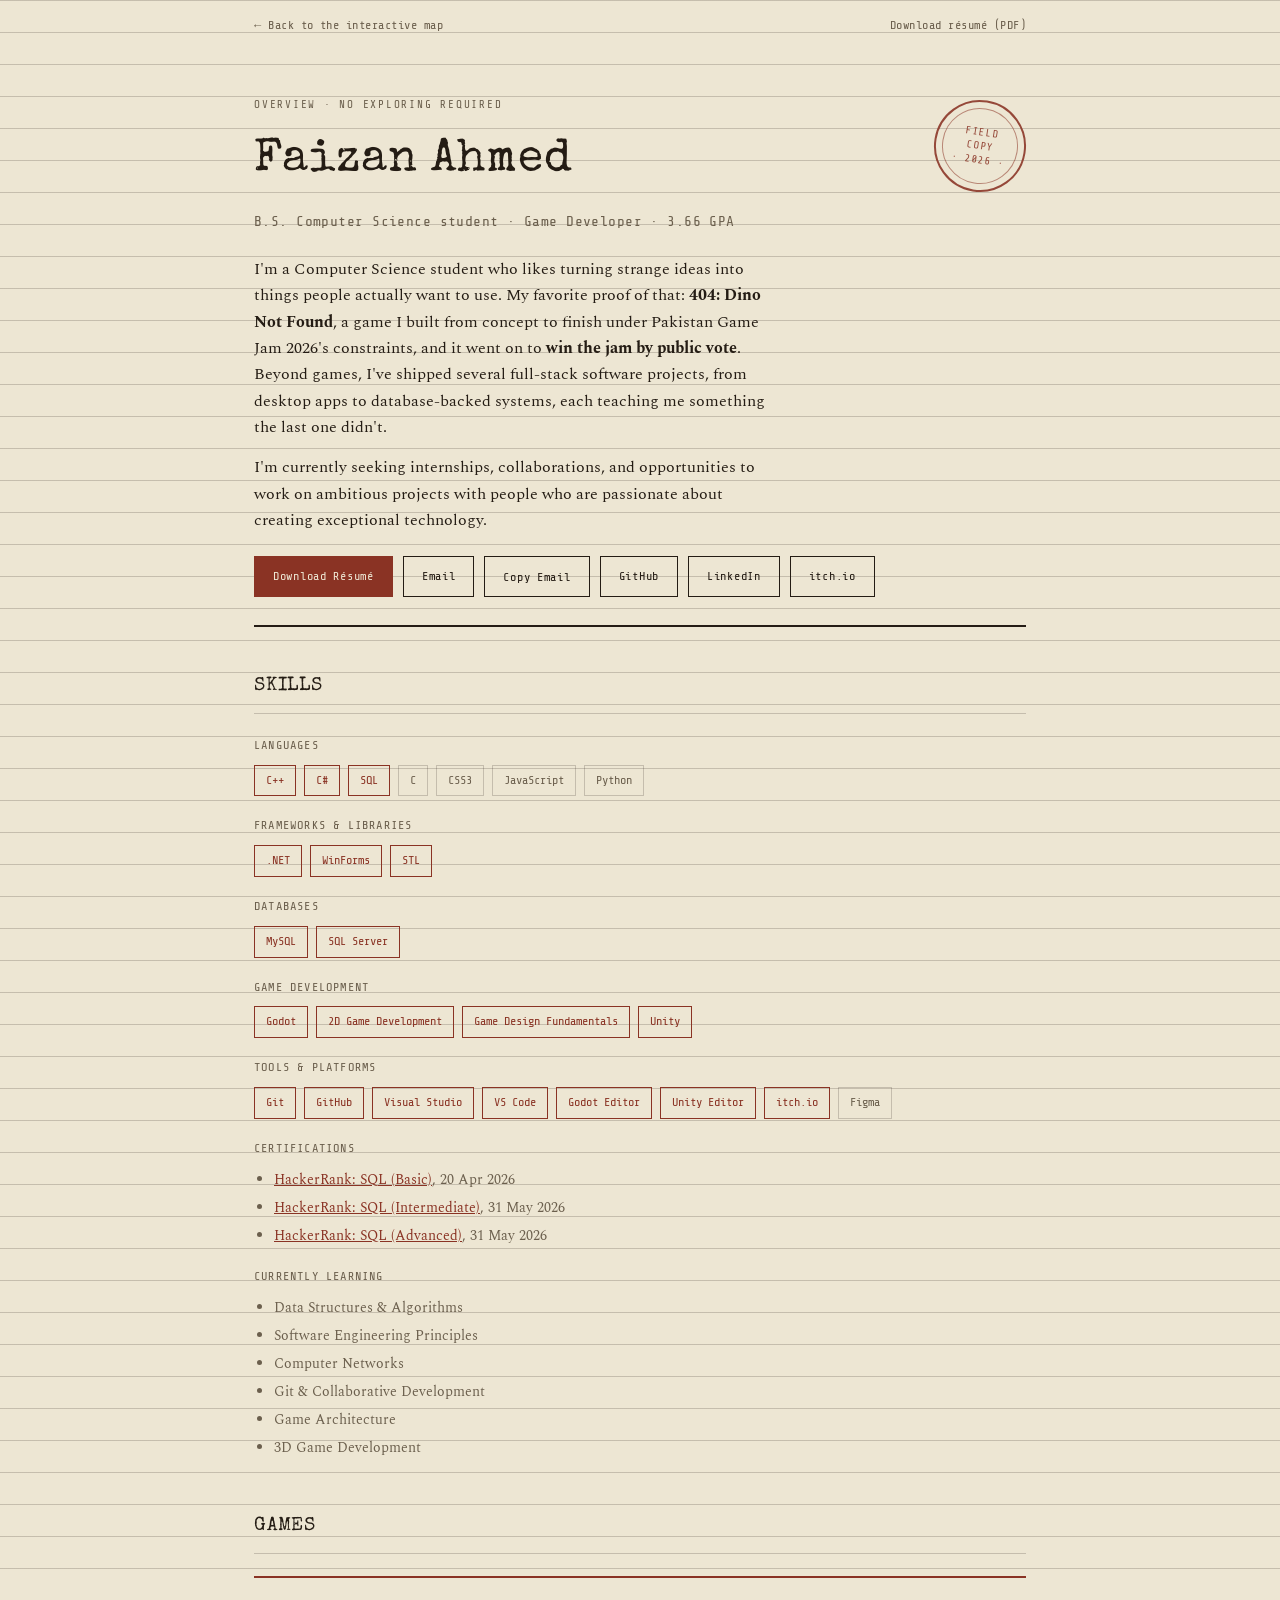
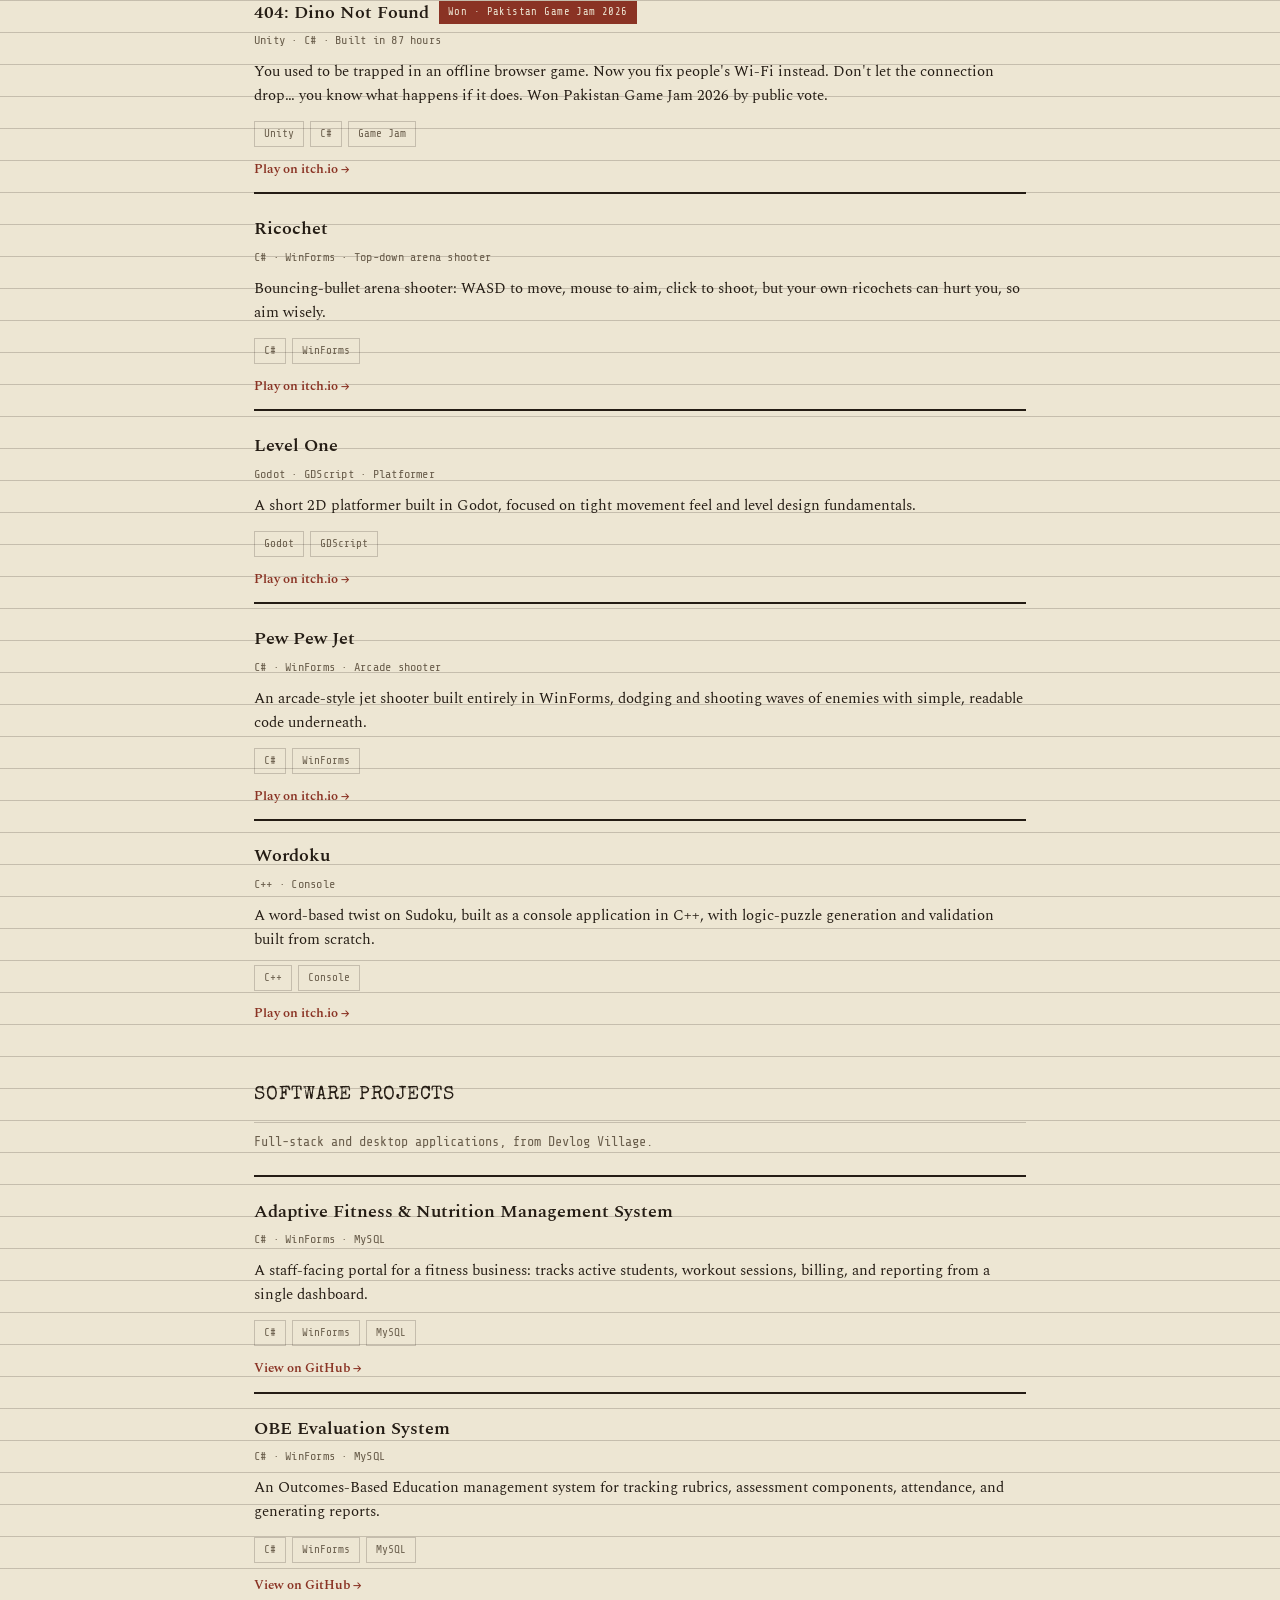
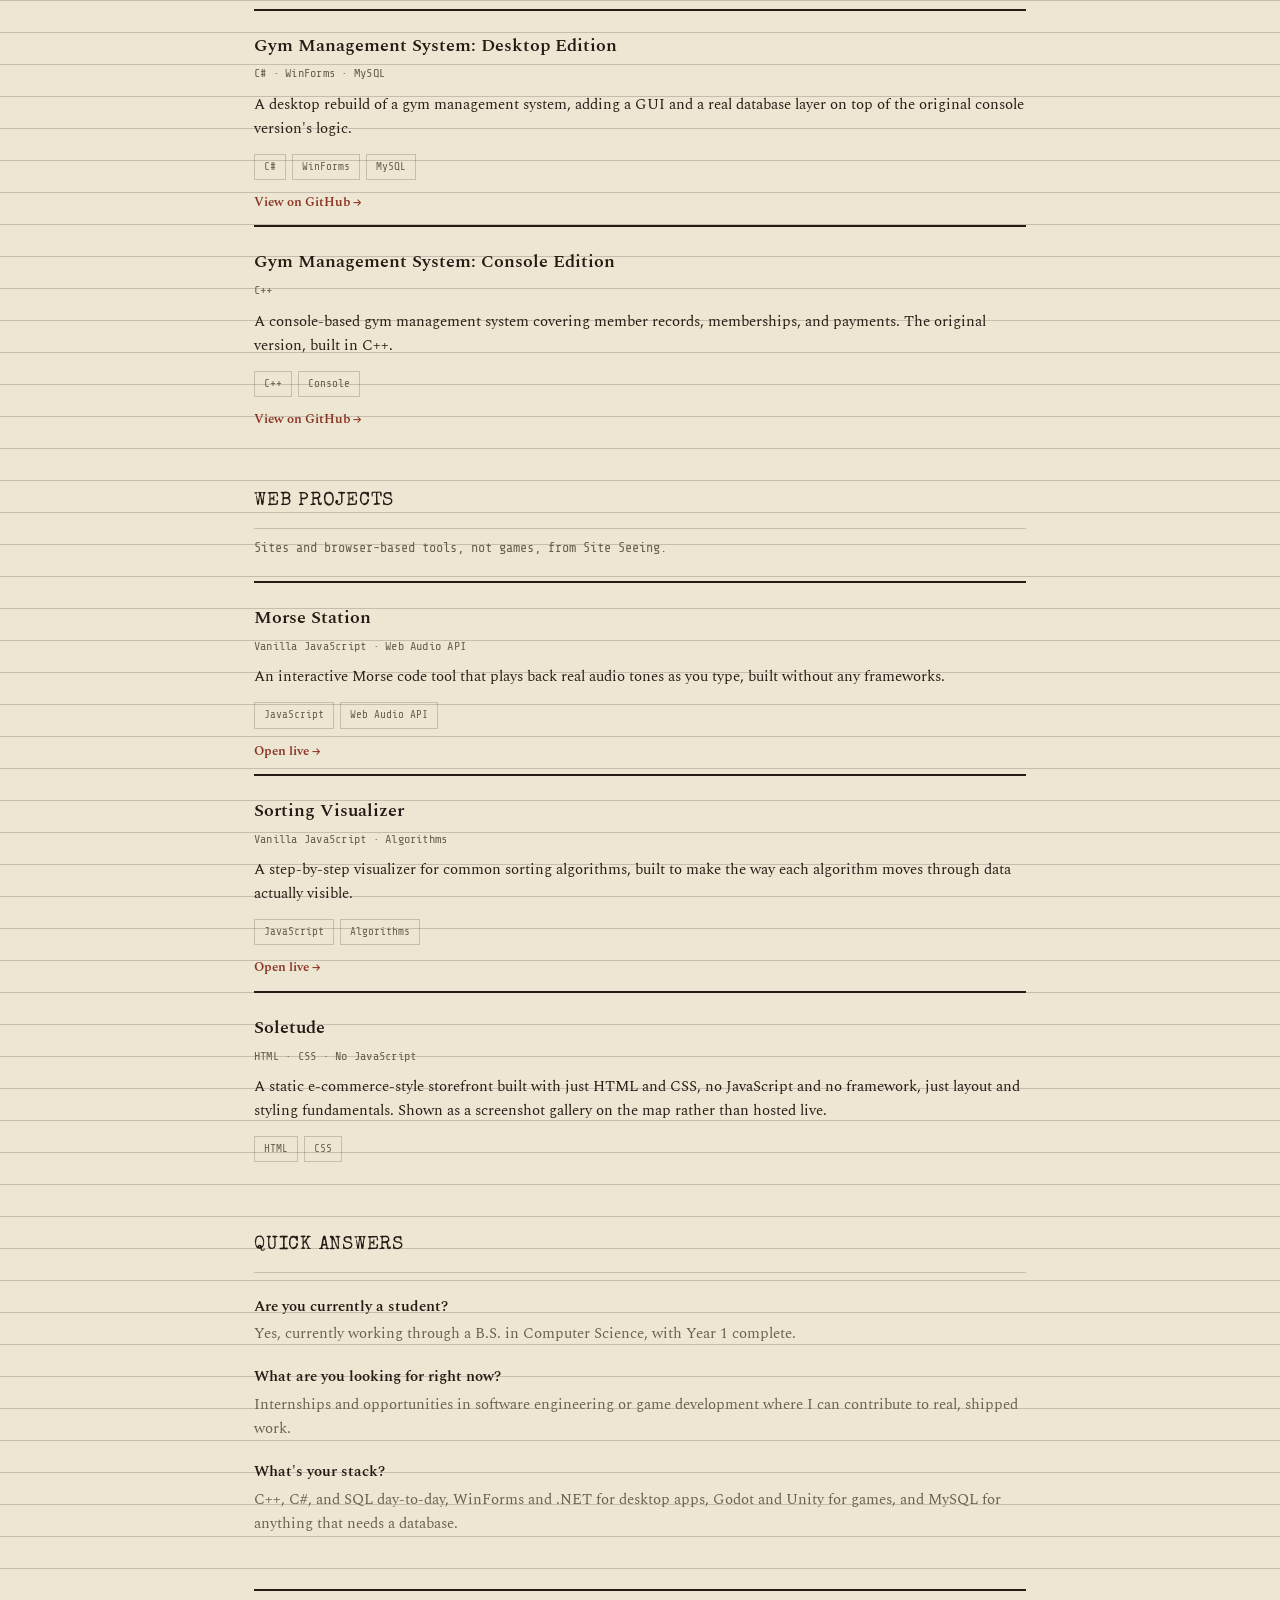
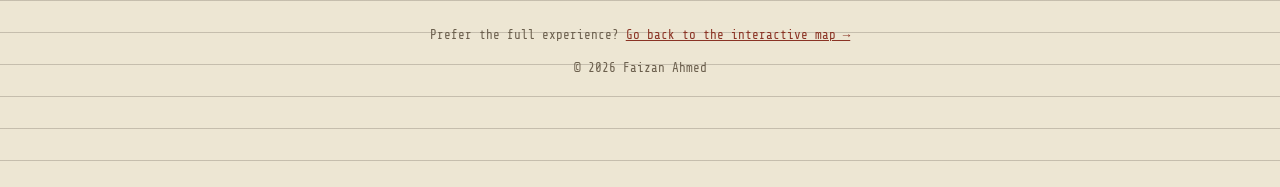
<file: overview.html>
<!DOCTYPE html>
<html lang="en">
<head>
<meta charset="UTF-8">
<title>Faizan Ahmed | Portfolio Overview</title>
<meta name="description" content="Faizan Ahmed - B.S. Computer Science student and game developer. Skills, games, software projects, and web projects, on one page.">
<meta name="viewport" content="width=device-width, initial-scale=1.0">
<meta name="theme-color" content="#EDE6D3">
<meta name="color-scheme" content="light">
<link rel="canonical" href="https://faizanahmed.me/overview.html">
<link rel="icon" type="image/svg+xml" href="assets/favicon.svg">
<link rel="icon" type="image/png" sizes="32x32" href="assets/favicon-32.png">
<link rel="apple-touch-icon" href="assets/apple-touch-icon.png">

<!-- Open Graph / Twitter: without these, sharing this page's link
     directly (Slack, LinkedIn, X, etc.) shows a bare URL instead of a
     preview card, unlike index.html which already has these. -->
<meta property="og:type" content="website">
<meta property="og:url" content="https://faizanahmed.me/overview.html">
<meta property="og:title" content="Faizan Ahmed | Portfolio Overview">
<meta property="og:description" content="Faizan Ahmed - B.S. Computer Science student and game developer. Skills, games, software projects, and web projects, on one page.">
<meta property="og:image" content="https://faizanahmed.me/assets/images/og-preview.jpg">
<meta property="og:image:width" content="1200">
<meta property="og:image:height" content="630">
<meta name="twitter:card" content="summary_large_image">
<meta name="twitter:title" content="Faizan Ahmed | Portfolio Overview">
<meta name="twitter:description" content="Faizan Ahmed - B.S. Computer Science student and game developer. Skills, games, software projects, and web projects, on one page.">
<meta name="twitter:image" content="https://faizanahmed.me/assets/images/og-preview.jpg">

<!-- Google tag (gtag.js) - same property as index.html, so this page's
     visits show up in the same analytics rather than going untracked.
     This is the "fast path" a meaningful share of visitors may take, so
     leaving it untracked would quietly blind you to how much it's used. -->
<script async src="https://www.googletagmanager.com/gtag/js?id=G-Y9SX6CSDSR"></script>
<script>
  window.dataLayer = window.dataLayer || [];
  function gtag(){dataLayer.push(arguments);}
  gtag('js', new Date());
  gtag('config', 'G-Y9SX6CSDSR');
</script>

<!-- This page is intentionally its own small, self-contained stylesheet
     rather than reusing the map's CSS/JS - the entire point of it is to be
     the fast, no-exploration path, so it shouldn't cost anything close to
     what the interactive map costs. -->
<link rel="preconnect" href="https://fonts.googleapis.com">
<link rel="preconnect" href="https://fonts.gstatic.com" crossorigin>
<link rel="stylesheet" href="https://fonts.googleapis.com/css2?family=Special+Elite&family=Spectral:ital,wght@0,400;0,500;0,600;1,400&family=Share+Tech+Mono&display=swap">

<script type="application/ld+json">
{
  "@context": "https://schema.org",
  "@type": "Person",
  "name": "Faizan Ahmed",
  "url": "https://faizanahmed.me/",
  "jobTitle": "Game Developer",
  "description": "B.S. Computer Science student and game developer building 2D games, tools, and full-stack applications.",
  "email": "mailto:mehunfaizan@gmail.com",
  "sameAs": [
    "https://github.com/faizan-ahmed-dev",
    "https://www.linkedin.com/in/faizan-ahmed-150911386/",
    "https://ricocheted-ball.itch.io/"
  ]
}
</script>

<style>
  /* ============================================================
     DESIGN CONCEPT: a page torn from a field journal, not a
     recolored dark-mode dashboard. The interactive map is a
     nighttime fantasy world; this "plain" fallback is deliberately
     its daylight opposite - aged paper, ink, and a single terracotta
     stamp color, evoking an expedition log rather than a UI theme.
     ============================================================ */
  :root{
    --paper:#EDE6D3; --paper-alt:#E2D8BE;
    --ink:#241C14; --ink-dim:#6b5f4d;
    --stamp:#8a3324; --stamp-dark:#5e2117;
    --rule:rgba(36,28,20,.2);
  }
  *,*::before,*::after{ box-sizing:border-box; }
  html{ scroll-behavior:smooth; }
  body{
    margin:0; background:var(--paper); color:var(--ink);
    font-family:'Spectral',serif; line-height:1.65; font-size:16px;
    -webkit-font-smoothing:antialiased;
    background-image:
      linear-gradient(var(--rule) 1px, transparent 1px);
    background-size: 100% 32px;
    background-attachment:local;
  }
  a{ color:var(--stamp); }
  a:hover, a:focus-visible{ color:var(--stamp-dark); }
  a:focus-visible, button:focus-visible{ outline:2px solid var(--stamp); outline-offset:3px; }
  h1,h2,h3{ font-family:'Special Elite', monospace; font-weight:400; color:var(--ink); margin:0 0 .5em; }
  .wrap{ max-width:820px; margin:0 auto; padding:44px 24px 96px; }
  .eyebrow{
    font-family:'Share Tech Mono', monospace; font-size:11px; letter-spacing:.16em;
    text-transform:uppercase; color:var(--ink-dim);
  }

  .top-nav{
    display:flex; justify-content:space-between; align-items:center; gap:12px;
    max-width:820px; margin:0 auto; padding:16px 24px; flex-wrap:wrap;
    font-family:'Share Tech Mono', monospace;
  }
  .top-nav a{ font-size:12px; letter-spacing:.04em; text-decoration:none; color:var(--ink-dim); }
  .top-nav a:hover{ color:var(--stamp); text-decoration:underline; }

  header.hero{ position:relative; padding-bottom:28px; border-bottom:2px solid var(--ink); margin-bottom:44px; }
  header.hero .eyebrow{ display:block; margin-bottom:10px; }
  header.hero h1{ font-size:clamp(30px,6vw,46px); letter-spacing:.02em; margin-bottom:10px; }
  header.hero .role{ color:var(--ink-dim); font-size:14.5px; font-family:'Share Tech Mono', monospace; letter-spacing:.03em; margin-bottom:22px; }
  header.hero p{ max-width:65ch; margin:0 0 14px; }

  /* The one signature element, reused in exactly two places (here and on
     the jam-win card below): a rubber-stamp mark, the way a customs stamp
     or a librarian's date-stamp sits on a real paper page. Everything
     else on this page stays quiet and disciplined so this doesn't get
     lost in decoration. */
  .stamp{
    position:absolute; top:4px; right:0; width:92px; height:92px;
    border:2.5px solid var(--stamp); border-radius:50%;
    display:flex; align-items:center; justify-content:center; text-align:center;
    transform:rotate(9deg); opacity:.88;
    font-family:'Share Tech Mono', monospace; font-size:10.5px; letter-spacing:.06em;
    color:var(--stamp); line-height:1.35; padding:6px;
  }
  .stamp::before{
    content:''; position:absolute; inset:6px; border:1px solid var(--stamp); border-radius:50%; opacity:.6;
  }

  .hero-links{ display:flex; flex-wrap:wrap; gap:10px; margin-top:22px; }
  .hero-links a{
    display:inline-block; text-decoration:none; font-family:'Share Tech Mono', monospace; font-size:12px;
    letter-spacing:.06em; padding:10px 18px; border:1.5px solid var(--ink);
    color:var(--ink); transition:background .15s ease, color .15s ease;
  }
  .hero-links a:hover, .hero-links a:focus-visible{ background:var(--ink); color:var(--paper); }
  .hero-links a.primary{ background:var(--stamp); border-color:var(--stamp); color:var(--paper); }
  .hero-links a.primary:hover{ background:var(--stamp-dark); border-color:var(--stamp-dark); }
  .copy-email-btn{
    font-family:'Share Tech Mono', monospace; font-size:12px; letter-spacing:.06em;
    padding:10px 18px; border:1.5px solid var(--ink);
    background:transparent; color:var(--ink); cursor:pointer;
    transition:background .15s ease, color .15s ease;
  }
  .copy-email-btn:hover, .copy-email-btn:focus-visible{ background:var(--ink); color:var(--paper); }

  section{ margin-bottom:52px; }
  section > h2{ font-size:19px; letter-spacing:.04em; text-transform:uppercase; margin-bottom:22px; padding-bottom:10px; border-bottom:1px solid var(--rule); }
  section > p.section-note{ color:var(--ink-dim); font-size:13.5px; font-family:'Share Tech Mono', monospace; margin-top:-14px; margin-bottom:22px; }

  .skill-group{ margin-bottom:20px; }
  .skill-group h3{ font-family:'Share Tech Mono', monospace; font-size:12px; letter-spacing:.1em; text-transform:uppercase; color:var(--ink-dim); font-weight:400; margin-bottom:9px; }
  .skill-tags{ display:flex; flex-wrap:wrap; gap:8px; list-style:none; margin:0; padding:0; }
  .skill-tags li{
    font-family:'Share Tech Mono', monospace; font-size:12px; padding:5px 11px;
    border:1px solid var(--rule); color:var(--ink-dim); background:transparent;
  }
  .skill-tags li.core{ border-color:var(--stamp); color:var(--stamp); }

  .cert-list, .learning-list{ margin:0; padding-left:20px; font-size:14px; color:var(--ink-dim); }
  .cert-list li, .learning-list li{ margin-bottom:5px; }
  .cert-list a{ text-decoration:underline; }

  /* Document sections, not dashboard cards: a hairline top rule and a
     small accent tab instead of a boxed, shadowed, rounded panel. */
  .card{
    border-top:2px solid var(--ink); padding:20px 0 4px; margin-bottom:8px; position:relative;
  }
  .card h3{ font-family:'Spectral',serif; font-weight:600; font-size:18px; margin-bottom:4px; display:flex; align-items:center; gap:10px; flex-wrap:wrap; }
  .card .badge{
    font-family:'Share Tech Mono', monospace; font-size:10.5px; font-weight:400; letter-spacing:.04em;
    color:var(--paper); background:var(--stamp); padding:3px 9px;
  }
  .card .meta{ font-size:12px; font-family:'Share Tech Mono', monospace; color:var(--ink-dim); letter-spacing:.02em; margin-bottom:10px; }
  .card p{ margin:0 0 12px; font-size:14.5px; }
  .card .tags{ display:flex; flex-wrap:wrap; gap:6px; margin-bottom:12px; }
  .card .tags span{ font-family:'Share Tech Mono', monospace; font-size:11px; padding:3px 9px; border:1px solid var(--rule); color:var(--ink-dim); }
  .card .links{ display:flex; gap:16px; flex-wrap:wrap; }
  .card .links a{ font-size:13px; font-weight:600; text-decoration:none; }
  .card .links a:hover{ text-decoration:underline; }
  .card.featured{ border-top-color:var(--stamp); }

  .faq-item{ margin-bottom:18px; }
  .faq-item h3{ font-family:'Spectral',serif; font-weight:600; font-size:15px; margin-bottom:4px; }
  .faq-item p{ margin:0; font-size:14.5px; color:var(--ink-dim); }

  footer{ border-top:2px solid var(--ink); padding-top:22px; text-align:center; color:var(--ink-dim); font-size:12.5px; font-family:'Share Tech Mono', monospace; }
  footer a{ color:var(--stamp); }

  @media (max-width:520px){
    .wrap{ padding:32px 18px 72px; }
    .top-nav{ padding:14px 18px; }
    .stamp{ position:static; transform:rotate(-3deg); margin:0 0 18px; width:78px; height:78px; font-size:9.5px; }
  }
</style>
</head>
<body>

<nav class="top-nav" aria-label="Page utilities">
  <a href="index.html">&larr; Back to the interactive map</a>
  <a href="assets/docs/Faizan_Ahmed_Resume.pdf" download="Faizan_Ahmed_Resume.pdf">Download résumé (PDF)</a>
</nav>

<main class="wrap">

  <header class="hero">
    <span class="stamp">FIELD<br>COPY<br>&middot; 2026 &middot;</span>
    <span class="eyebrow">Overview &middot; No exploring required</span>
    <h1>Faizan Ahmed</h1>
    <p class="role">B.S. Computer Science student &middot; Game Developer &middot; 3.66 GPA</p>
    <p>I'm a Computer Science student who likes turning strange ideas into things people actually want to use. My favorite proof of that: <strong>404: Dino Not Found</strong>, a game I built from concept to finish under Pakistan Game Jam 2026's constraints, and it went on to <strong>win the jam by public vote</strong>. Beyond games, I've shipped several full-stack software projects, from desktop apps to database-backed systems, each teaching me something the last one didn't.</p>
    <p>I'm currently seeking internships, collaborations, and opportunities to work on ambitious projects with people who are passionate about creating exceptional technology.</p>
    <div class="hero-links">
      <a class="primary" href="assets/docs/Faizan_Ahmed_Resume.pdf" download="Faizan_Ahmed_Resume.pdf">Download Résumé</a>
      <a href="mailto:mehunfaizan@gmail.com">Email</a>
      <!-- mailto: links do nothing if the visitor's browser has no default
           mail client configured (common on some setups) - this button
           gives a guaranteed-to-work fallback next to it, matching the
           copy-to-clipboard pattern the main map's Lighthouse/contact
           section already uses for exactly this reason. -->
      <button type="button" class="copy-email-btn" data-copy="mehunfaizan@gmail.com">Copy Email</button>
      <a href="https://github.com/faizan-ahmed-dev" target="_blank" rel="noopener">GitHub</a>
      <a href="https://www.linkedin.com/in/faizan-ahmed-150911386/" target="_blank" rel="noopener">LinkedIn</a>
      <a href="https://ricocheted-ball.itch.io/" target="_blank" rel="noopener">itch.io</a>
    </div>
  </header>

  <section aria-labelledby="skills-h">
    <h2 id="skills-h">Skills</h2>

    <div class="skill-group">
      <h3>Languages</h3>
      <ul class="skill-tags">
        <li class="core">C++</li><li class="core">C#</li><li class="core">SQL</li>
        <li>C</li><li>CSS3</li><li>JavaScript</li><li>Python</li>
      </ul>
    </div>
    <div class="skill-group">
      <h3>Frameworks &amp; Libraries</h3>
      <ul class="skill-tags"><li class="core">.NET</li><li class="core">WinForms</li><li class="core">STL</li></ul>
    </div>
    <div class="skill-group">
      <h3>Databases</h3>
      <ul class="skill-tags"><li class="core">MySQL</li><li class="core">SQL Server</li></ul>
    </div>
    <div class="skill-group">
      <h3>Game Development</h3>
      <ul class="skill-tags">
        <li class="core">Godot</li><li class="core">2D Game Development</li><li class="core">Game Design Fundamentals</li>
        <li class="core">Unity</li>
      </ul>
    </div>
    <div class="skill-group">
      <h3>Tools &amp; Platforms</h3>
      <ul class="skill-tags">
        <li class="core">Git</li><li class="core">GitHub</li><li class="core">Visual Studio</li>
        <li class="core">VS Code</li><li class="core">Godot Editor</li><li class="core">Unity Editor</li><li class="core">itch.io</li><li>Figma</li>
      </ul>
    </div>
    <div class="skill-group">
      <h3>Certifications</h3>
      <ul class="cert-list">
        <li><a href="https://www.hackerrank.com/certificates/d4dbe30c8ed4" target="_blank" rel="noopener">HackerRank: SQL (Basic)</a>, 20 Apr 2026</li>
        <li><a href="https://www.hackerrank.com/certificates/6bd41b8946d4" target="_blank" rel="noopener">HackerRank: SQL (Intermediate)</a>, 31 May 2026</li>
        <li><a href="https://www.hackerrank.com/certificates/5c1cf30b8c3f" target="_blank" rel="noopener">HackerRank: SQL (Advanced)</a>, 31 May 2026</li>
      </ul>
    </div>
    <div class="skill-group">
      <h3>Currently Learning</h3>
      <ul class="learning-list">
        <li>Data Structures &amp; Algorithms</li>
        <li>Software Engineering Principles</li>
        <li>Computer Networks</li>
        <li>Git &amp; Collaborative Development</li>
        <li>Game Architecture</li>
        <li>3D Game Development</li>
      </ul>
    </div>
  </section>

  <section aria-labelledby="games-h">
    <h2 id="games-h">Games</h2>

    <div class="card featured">
      <h3>404: Dino Not Found <span class="badge">Won &middot; Pakistan Game Jam 2026</span></h3>
      <p class="meta">Unity &middot; C# &middot; Built in 87 hours</p>
      <p>You used to be trapped in an offline browser game. Now you fix people's Wi-Fi instead. Don't let the connection drop&hellip; you know what happens if it does. Won Pakistan Game Jam 2026 by public vote.</p>
      <div class="tags"><span>Unity</span><span>C#</span><span>Game Jam</span></div>
      <div class="links"><a href="https://ricocheted-ball.itch.io/" target="_blank" rel="noopener">Play on itch.io &rarr;</a></div>
    </div>

    <div class="card">
      <h3>Ricochet</h3>
      <p class="meta">C# &middot; WinForms &middot; Top-down arena shooter</p>
      <p>Bouncing-bullet arena shooter: WASD to move, mouse to aim, click to shoot, but your own ricochets can hurt you, so aim wisely.</p>
      <div class="tags"><span>C#</span><span>WinForms</span></div>
      <div class="links"><a href="https://ricocheted-ball.itch.io/" target="_blank" rel="noopener">Play on itch.io &rarr;</a></div>
    </div>

    <div class="card">
      <h3>Level One</h3>
      <p class="meta">Godot &middot; GDScript &middot; Platformer</p>
      <p>A short 2D platformer built in Godot, focused on tight movement feel and level design fundamentals.</p>
      <div class="tags"><span>Godot</span><span>GDScript</span></div>
      <div class="links"><a href="https://ricocheted-ball.itch.io/" target="_blank" rel="noopener">Play on itch.io &rarr;</a></div>
    </div>

    <div class="card">
      <h3>Pew Pew Jet</h3>
      <p class="meta">C# &middot; WinForms &middot; Arcade shooter</p>
      <p>An arcade-style jet shooter built entirely in WinForms, dodging and shooting waves of enemies with simple, readable code underneath.</p>
      <div class="tags"><span>C#</span><span>WinForms</span></div>
      <div class="links"><a href="https://ricocheted-ball.itch.io/" target="_blank" rel="noopener">Play on itch.io &rarr;</a></div>
    </div>

    <div class="card">
      <h3>Wordoku</h3>
      <p class="meta">C++ &middot; Console</p>
      <p>A word-based twist on Sudoku, built as a console application in C++, with logic-puzzle generation and validation built from scratch.</p>
      <div class="tags"><span>C++</span><span>Console</span></div>
      <div class="links"><a href="https://ricocheted-ball.itch.io/" target="_blank" rel="noopener">Play on itch.io &rarr;</a></div>
    </div>
  </section>

  <section aria-labelledby="software-h">
    <h2 id="software-h">Software Projects</h2>
    <p class="section-note">Full-stack and desktop applications, from Devlog Village.</p>

    <div class="card">
      <h3>Adaptive Fitness &amp; Nutrition Management System</h3>
      <p class="meta">C# &middot; WinForms &middot; MySQL</p>
      <p>A staff-facing portal for a fitness business: tracks active students, workout sessions, billing, and reporting from a single dashboard.</p>
      <div class="tags"><span>C#</span><span>WinForms</span><span>MySQL</span></div>
      <div class="links"><a href="https://github.com/faizan-ahmed-dev" target="_blank" rel="noopener">View on GitHub &rarr;</a></div>
    </div>

    <div class="card">
      <h3>OBE Evaluation System</h3>
      <p class="meta">C# &middot; WinForms &middot; MySQL</p>
      <p>An Outcomes-Based Education management system for tracking rubrics, assessment components, attendance, and generating reports.</p>
      <div class="tags"><span>C#</span><span>WinForms</span><span>MySQL</span></div>
      <div class="links"><a href="https://github.com/faizan-ahmed-dev" target="_blank" rel="noopener">View on GitHub &rarr;</a></div>
    </div>

    <div class="card">
      <h3>Gym Management System: Desktop Edition</h3>
      <p class="meta">C# &middot; WinForms &middot; MySQL</p>
      <p>A desktop rebuild of a gym management system, adding a GUI and a real database layer on top of the original console version's logic.</p>
      <div class="tags"><span>C#</span><span>WinForms</span><span>MySQL</span></div>
      <div class="links"><a href="https://github.com/faizan-ahmed-dev" target="_blank" rel="noopener">View on GitHub &rarr;</a></div>
    </div>

    <div class="card">
      <h3>Gym Management System: Console Edition</h3>
      <p class="meta">C++</p>
      <p>A console-based gym management system covering member records, memberships, and payments. The original version, built in C++.</p>
      <div class="tags"><span>C++</span><span>Console</span></div>
      <div class="links"><a href="https://github.com/faizan-ahmed-dev" target="_blank" rel="noopener">View on GitHub &rarr;</a></div>
    </div>
  </section>

  <section aria-labelledby="web-h">
    <h2 id="web-h">Web Projects</h2>
    <p class="section-note">Sites and browser-based tools, not games, from Site Seeing.</p>

    <div class="card">
      <h3>Morse Station</h3>
      <p class="meta">Vanilla JavaScript &middot; Web Audio API</p>
      <p>An interactive Morse code tool that plays back real audio tones as you type, built without any frameworks.</p>
      <div class="tags"><span>JavaScript</span><span>Web Audio API</span></div>
      <div class="links"><a href="games/morse-station.html" target="_blank" rel="noopener">Open live &rarr;</a></div>
    </div>

    <div class="card">
      <h3>Sorting Visualizer</h3>
      <p class="meta">Vanilla JavaScript &middot; Algorithms</p>
      <p>A step-by-step visualizer for common sorting algorithms, built to make the way each algorithm moves through data actually visible.</p>
      <div class="tags"><span>JavaScript</span><span>Algorithms</span></div>
      <div class="links"><a href="games/sorting-visualizer.html" target="_blank" rel="noopener">Open live &rarr;</a></div>
    </div>

    <div class="card">
      <h3>Soletude</h3>
      <p class="meta">HTML &middot; CSS &middot; No JavaScript</p>
      <p>A static e-commerce-style storefront built with just HTML and CSS, no JavaScript and no framework, just layout and styling fundamentals. Shown as a screenshot gallery on the map rather than hosted live.</p>
      <div class="tags"><span>HTML</span><span>CSS</span></div>
    </div>
  </section>

  <section aria-labelledby="faq-h">
    <h2 id="faq-h">Quick Answers</h2>

    <div class="faq-item">
      <h3>Are you currently a student?</h3>
      <p>Yes, currently working through a B.S. in Computer Science, with Year 1 complete.</p>
    </div>
    <div class="faq-item">
      <h3>What are you looking for right now?</h3>
      <p>Internships and opportunities in software engineering or game development where I can contribute to real, shipped work.</p>
    </div>
    <div class="faq-item">
      <h3>What's your stack?</h3>
      <p>C++, C#, and SQL day-to-day, WinForms and .NET for desktop apps, Godot and Unity for games, and MySQL for anything that needs a database.</p>
    </div>
  </section>

  <footer>
    <p>Prefer the full experience? <a href="index.html">Go back to the interactive map &rarr;</a></p>
    <p>&copy; 2026 Faizan Ahmed</p>
  </footer>

</main>

<script>
  // Copy-to-clipboard fallback for the Email button - see the comment
  // next to it in the HTML for why mailto: alone isn't reliable enough.
  document.querySelectorAll('.copy-email-btn').forEach(function(btn){
    btn.addEventListener('click', function(){
      const text = btn.dataset.copy;
      const done = function(){
        const orig = btn.textContent;
        btn.textContent = 'Copied!';
        setTimeout(function(){ btn.textContent = orig; }, 1400);
      };
      if (navigator.clipboard && navigator.clipboard.writeText) {
        navigator.clipboard.writeText(text).then(done).catch(done);
      } else {
        done();
      }
    });
  });
</script>
</body>
</html>
</file>
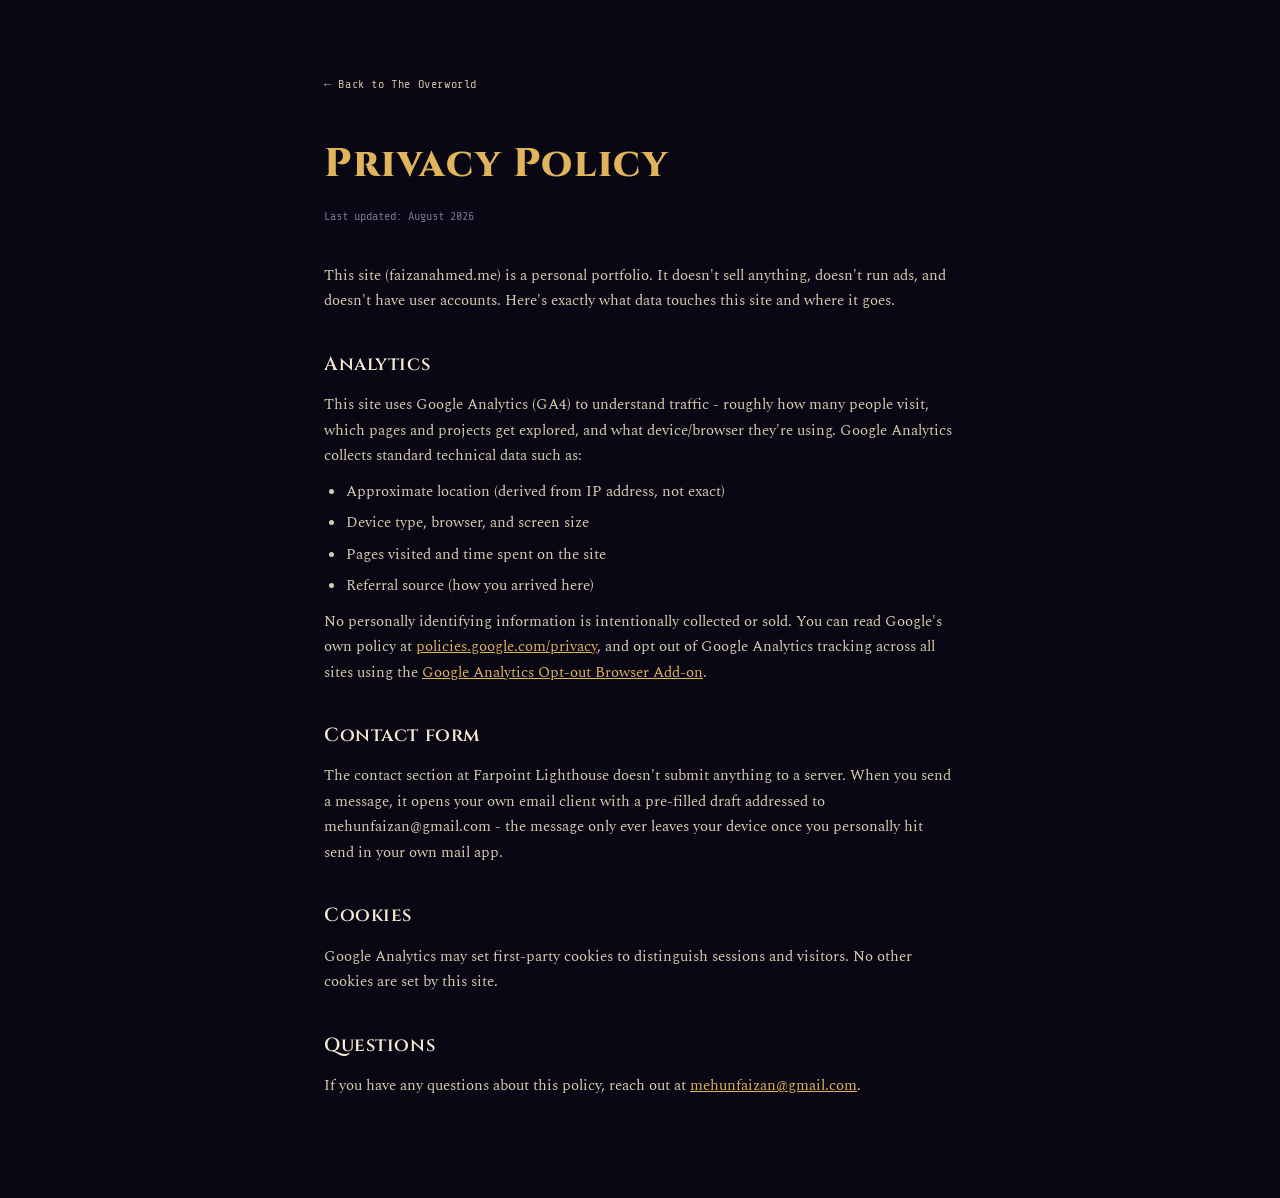
<file: privacy.html>
<!DOCTYPE html>
<html lang="en">
<head>
<meta charset="UTF-8">
<title>Privacy Policy - The Overworld</title>
<meta name="description" content="Privacy policy for faizanahmed.me, explaining what data is collected via Google Analytics and how the contact form works.">
<meta name="viewport" content="width=device-width, initial-scale=1.0">
<meta name="robots" content="noindex">
<meta name="theme-color" content="#1a1130">
<link rel="canonical" href="https://faizanahmed.me/privacy.html">
<link rel="icon" type="image/svg+xml" href="/assets/favicon.svg">
<!-- Google tag (gtag.js) -->
<script async src="https://www.googletagmanager.com/gtag/js?id=G-Y9SX6CSDSR"></script>
<script>
  window.dataLayer = window.dataLayer || [];
  function gtag(){dataLayer.push(arguments);}
  gtag('js', new Date());
  gtag('config', 'G-Y9SX6CSDSR');
</script>
<style>
  @import url('https://fonts.googleapis.com/css2?family=Cinzel:wght@600;700;900&family=Spectral:ital,wght@0,400;0,500;1,400&family=Share+Tech+Mono&display=swap');
  *{margin:0;padding:0;box-sizing:border-box;}
  body{
    background:#0a0715; color:#f4ead1; font-family:'Spectral',serif;
    line-height:1.7; -webkit-font-smoothing:antialiased;
  }
  .wrap{ max-width:680px; margin:0 auto; padding:70px 24px 100px; }
  a{ color:#e0b45c; }
  a:hover{ color:#f5d78a; }
  .back{
    display:inline-flex; align-items:center; gap:6px;
    font-family:'Share Tech Mono',monospace; font-size:12px; letter-spacing:.05em;
    text-decoration:none; color:#c9bd9e; margin-bottom:36px;
  }
  .back:hover{ color:#e0b45c; }
  h1{
    font-family:'Cinzel',serif; font-weight:800; letter-spacing:.04em;
    font-size:clamp(28px,5vw,40px); color:#e0b45c; margin-bottom:8px;
  }
  .updated{
    font-family:'Share Tech Mono',monospace; font-size:12px; color:#7a7190;
    margin-bottom:36px;
  }
  h2{
    font-family:'Cinzel',serif; font-weight:600; letter-spacing:.03em;
    font-size:19px; color:#f4ead1; margin:34px 0 12px;
  }
  p, li{ font-size:15px; color:#d8cdb0; }
  ul{ margin:10px 0 10px 22px; }
  li{ margin-bottom:6px; }
</style>
</head>
<body>
  <div class="wrap">
    <a class="back" href="/">&larr; Back to The Overworld</a>
    <h1>Privacy Policy</h1>
    <div class="updated">Last updated: August 2026</div>

    <p>This site (faizanahmed.me) is a personal portfolio. It doesn't sell anything, doesn't run ads, and doesn't have user accounts. Here's exactly what data touches this site and where it goes.</p>

    <h2>Analytics</h2>
    <p>This site uses Google Analytics (GA4) to understand traffic - roughly how many people visit, which pages and projects get explored, and what device/browser they're using. Google Analytics collects standard technical data such as:</p>
    <ul>
      <li>Approximate location (derived from IP address, not exact)</li>
      <li>Device type, browser, and screen size</li>
      <li>Pages visited and time spent on the site</li>
      <li>Referral source (how you arrived here)</li>
    </ul>
    <p>No personally identifying information is intentionally collected or sold. You can read Google's own policy at <a href="https://policies.google.com/privacy" target="_blank" rel="noopener">policies.google.com/privacy</a>, and opt out of Google Analytics tracking across all sites using the <a href="https://tools.google.com/dlpage/gaoptout" target="_blank" rel="noopener">Google Analytics Opt-out Browser Add-on</a>.</p>

    <h2>Contact form</h2>
    <p>The contact section at Farpoint Lighthouse doesn't submit anything to a server. When you send a message, it opens your own email client with a pre-filled draft addressed to mehunfaizan@gmail.com - the message only ever leaves your device once you personally hit send in your own mail app.</p>

    <h2>Cookies</h2>
    <p>Google Analytics may set first-party cookies to distinguish sessions and visitors. No other cookies are set by this site.</p>

    <h2>Questions</h2>
    <p>If you have any questions about this policy, reach out at <a href="mailto:mehunfaizan@gmail.com">mehunfaizan@gmail.com</a>.</p>
  </div>
</body>
</html>
</file>
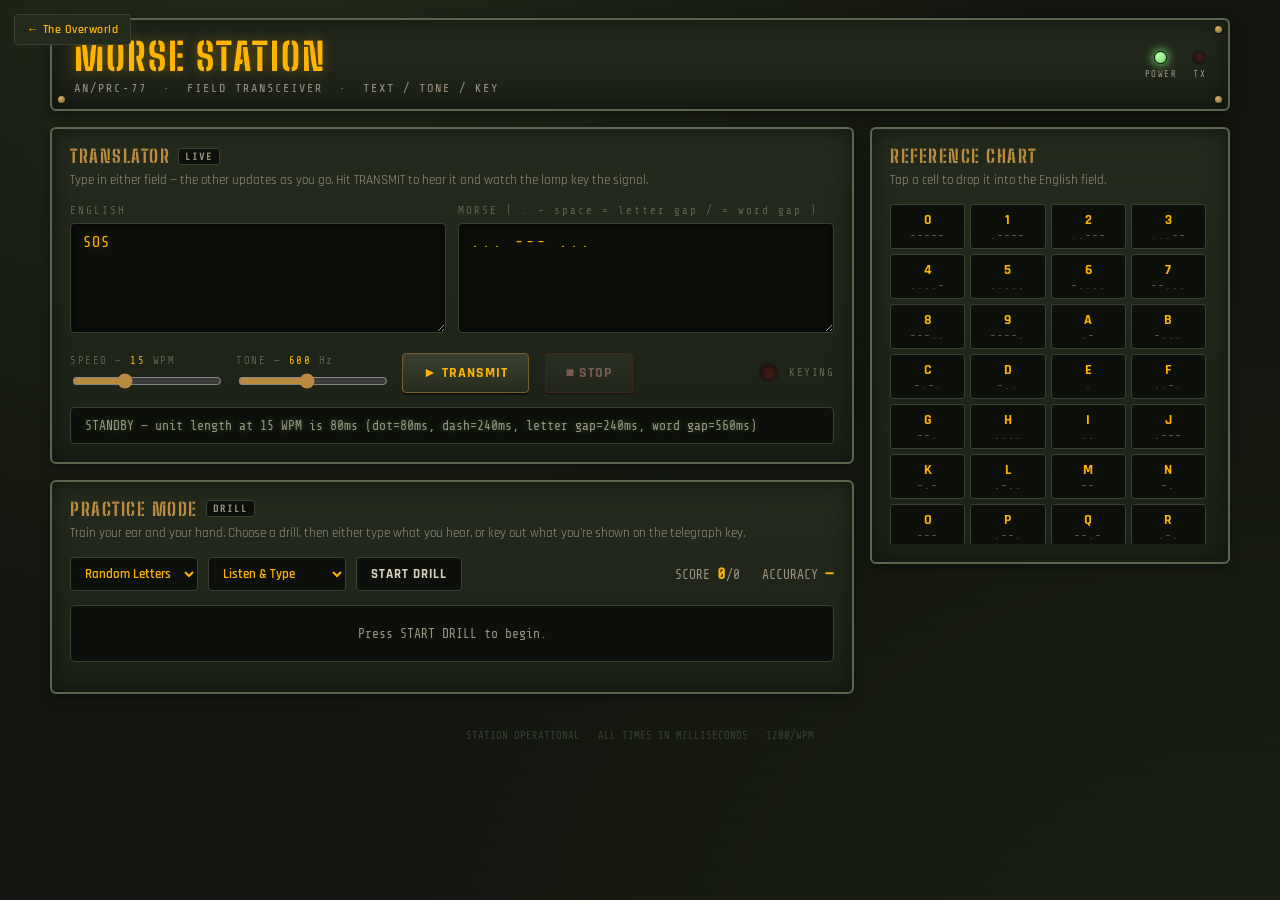
<file: games/morse-station.html>
<!DOCTYPE html>
<html lang="en">
<head>
<meta charset="UTF-8">
<meta name="viewport" content="width=device-width, initial-scale=1.0">
<title>Morse Station - AN/PRC-77 Field Transceiver | Faizan Ahmed</title>
<meta name="description" content="An interactive Morse code transceiver built with vanilla JS and the Web Audio API - part of Faizan Ahmed's portfolio, The Overworld.">
<link rel="canonical" href="https://faizanahmed.me/games/morse-station.html">
<link rel="icon" type="image/svg+xml" href="../assets/favicon.svg">
<!-- Google tag (gtag.js) -->
<script async src="https://www.googletagmanager.com/gtag/js?id=G-Y9SX6CSDSR"></script>
<script>
  window.dataLayer = window.dataLayer || [];
  function gtag(){dataLayer.push(arguments);}
  gtag('js', new Date());
  gtag('config', 'G-Y9SX6CSDSR');
</script>
<link rel="preconnect" href="https://fonts.googleapis.com">
<link href="https://fonts.googleapis.com/css2?family=Big+Shoulders+Stencil+Text:wght@600;800&family=Rajdhani:wght@500;600;700&family=Share+Tech+Mono&display=swap" rel="stylesheet">
<style>
:root{
    --bg-deep:#12150e;
    --bg-panel:#1c2116;
    --bg-panel-raised:#242a1c;
    --bg-inset:#0d0f0a;
    --steel:#5c664c;
    --steel-dim:#3a4133;
    --brass:#b9893f;
    --brass-dim:#7a5c2c;
    --phosphor:#ffb400;
    --phosphor-dim:#7a5900;
    --phosphor-glow:#ffcf5c;
    --green:#6fd66a;
    --alert:#c1442c;
    --alert-glow:#ff6a47;
    --paper:#d9d3bd;
    --paper-dim:#9a9480;
    --font-display:'Big Shoulders Stencil Text', sans-serif;
    --font-ui:'Rajdhani', sans-serif;
    --font-mono:'Share Tech Mono', monospace;
  }
  *{box-sizing:border-box;}
  html,body{margin:0;padding:0;}
  body{
    background:
      radial-gradient(ellipse at 20% -10%, #232a19 0%, transparent 55%),
      radial-gradient(ellipse at 100% 110%, #1a2013 0%, transparent 55%),
      var(--bg-deep);
    color:var(--paper);
    font-family:var(--font-ui);
    min-height:100vh;
    padding:18px;
    background-attachment:fixed;
  }
  body::before{
    content:"";
    position:fixed; inset:0;
    background-image:repeating-linear-gradient(0deg, rgba(255,255,255,0.015) 0px, rgba(255,255,255,0.015) 1px, transparent 1px, transparent 3px);
    pointer-events:none;
    z-index:999;
    mix-blend-mode:overlay;
  }

  .frame{ max-width:1180px; margin:0 auto; position:relative; }

  /* ---------- Screen flash overlay ---------- */
  #screenFlash{
    position:fixed; inset:0; pointer-events:none; z-index:998;
    background:radial-gradient(ellipse at center, rgba(255,180,0,0.16) 0%, rgba(255,180,0,0.03) 60%, transparent 100%);
    opacity:0;
    transition:opacity 40ms linear;
  }
  #screenFlash.on{ opacity:1; }

  /* ---------- Header ---------- */
  .header{
    display:flex; align-items:center; justify-content:space-between;
    border:2px solid var(--steel);
    border-radius:6px;
    background:linear-gradient(180deg, var(--bg-panel-raised), var(--bg-panel));
    padding:14px 22px;
    margin-bottom:16px;
    position:relative;
    box-shadow: inset 0 0 30px rgba(0,0,0,0.5), 0 4px 12px rgba(0,0,0,0.4);
  }
  .rivet{position:absolute; width:7px; height:7px; border-radius:50%;
    background:radial-gradient(circle at 35% 30%, #d8b06a, var(--brass-dim));
    box-shadow:0 1px 2px rgba(0,0,0,0.6);}
  .rivet.tl{top:6px; left:6px;} .rivet.tr{top:6px; right:6px;}
  .rivet.bl{bottom:6px; left:6px;} .rivet.br{bottom:6px; right:6px;}

  .header h1{
    font-family:var(--font-display);
    font-weight:800;
    font-size:clamp(24px, 4vw, 38px);
    letter-spacing:2px;
    margin:0;
    color:var(--phosphor);
    text-shadow:0 0 12px rgba(255,180,0,0.35);
  }
  .header .sub{
    font-family:var(--font-mono);
    font-size:12px;
    letter-spacing:2px;
    color:var(--paper-dim);
    margin-top:2px;
  }
  .lamps{ display:flex; gap:16px; align-items:center; }
  .lamp{ display:flex; flex-direction:column; align-items:center; gap:5px; }
  .lamp .bulb{
    width:13px; height:13px; border-radius:50%;
    background:#3a1c14;
    box-shadow:inset 0 0 3px rgba(0,0,0,0.8), 0 0 2px rgba(0,0,0,0.5);
    border:1px solid #1a1a1a;
    transition:all 80ms ease;
  }
  .lamp .bulb.lit-green{ background:radial-gradient(circle at 35% 30%, #baffb0, var(--green)); box-shadow:0 0 8px 2px rgba(111,214,106,0.8);}
  .lamp .bulb.lit-red{ background:radial-gradient(circle at 35% 30%, #ffb0a0, var(--alert)); box-shadow:0 0 10px 3px rgba(193,68,44,0.9);}
  .lamp label{ font-family:var(--font-mono); font-size:9px; letter-spacing:1.5px; color:var(--paper-dim); }

  /* ---------- Layout ---------- */
  .layout{ display:grid; grid-template-columns:1fr 360px; gap:16px; align-items:start; }
  @media (max-width:900px){ .layout{ grid-template-columns:1fr; } }

  .panel{
    border:2px solid var(--steel);
    border-radius:6px;
    background:linear-gradient(180deg, var(--bg-panel-raised) 0%, var(--bg-panel) 100%);
    padding:16px 18px 18px;
    position:relative;
    margin-bottom:16px;
    box-shadow: inset 0 0 24px rgba(0,0,0,0.45), 0 3px 10px rgba(0,0,0,0.35);
  }
  .panel-label{
    font-family:var(--font-display);
    font-weight:800;
    letter-spacing:1.5px;
    color:var(--brass);
    font-size:18px;
    margin:0 0 4px 0;
    display:flex; align-items:center; gap:8px;
  }
  .panel-label .tag{
    font-family:var(--font-mono); font-size:10px; letter-spacing:2px;
    color:var(--paper-dim); border:1px solid var(--steel-dim); border-radius:3px;
    padding:2px 6px; background:var(--bg-inset);
  }
  .panel-desc{ font-size:12.5px; color:var(--paper-dim); margin:0 0 14px 0; line-height:1.5;}

  /* ---------- Translator ---------- */
  .translate-grid{ display:grid; grid-template-columns:1fr 1fr; gap:12px; }
  @media (max-width:640px){ .translate-grid{ grid-template-columns:1fr; } }
  .field label{ font-family:var(--font-mono); font-size:11px; letter-spacing:2px; color:var(--steel); display:block; margin-bottom:6px; }
  textarea{
    width:100%; min-height:110px; resize:vertical;
    background:var(--bg-inset);
    border:1px solid var(--steel-dim);
    border-radius:4px;
    color:var(--phosphor);
    font-family:var(--font-mono);
    font-size:15px;
    letter-spacing:1px;
    padding:10px 12px;
    box-shadow:inset 0 0 12px rgba(0,0,0,0.6);
    text-shadow:0 0 6px rgba(255,180,0,0.3);
  }
  textarea:focus{ outline:1.5px solid var(--brass); }
  #morseBox{ letter-spacing:3px; }

  .controls-row{ display:flex; flex-wrap:wrap; gap:16px; align-items:center; margin-top:14px; }
  .slider-group{ display:flex; flex-direction:column; gap:4px; min-width:150px; }
  .slider-group label{ font-family:var(--font-mono); font-size:10.5px; letter-spacing:1.5px; color:var(--steel);}
  .slider-group .val{ color:var(--phosphor); }
  input[type=range]{ accent-color:var(--brass); width:100%; }

  button{
    font-family:var(--font-ui); font-weight:700; letter-spacing:1px;
    border-radius:4px; cursor:pointer; border:1px solid var(--steel-dim);
    transition:all 100ms ease;
  }
  .btn-primary{
    background:linear-gradient(180deg, #3a4130, #262b1c);
    color:var(--phosphor);
    padding:10px 20px;
    font-size:14px;
    border-color:var(--brass-dim);
    box-shadow:0 2px 0 rgba(0,0,0,0.5);
  }
  .btn-primary:hover{ background:linear-gradient(180deg, #454d38, #2c3222); }
  .btn-primary:active{ transform:translateY(1px); box-shadow:none; }
  .btn-primary:disabled{ opacity:0.4; cursor:not-allowed; }
  .btn-stop{ border-color:#7a2c1e; color:#ffb0a0; }
  .btn-secondary{
    background:var(--bg-inset); color:var(--paper); padding:8px 14px; font-size:12.5px;
  }
  .btn-secondary:hover{ border-color:var(--brass-dim); color:var(--phosphor);}

  .tx-lamp-box{ display:flex; align-items:center; gap:10px; margin-left:auto; }
  .tx-lamp{
    width:20px; height:20px; border-radius:50%;
    background:#3a1c14; border:2px solid #1a1a1a;
    box-shadow:inset 0 0 4px rgba(0,0,0,0.9);
    transition:all 40ms linear;
  }
  .tx-lamp.on{ background:radial-gradient(circle at 35% 30%, #ffe9a0, var(--phosphor)); box-shadow:0 0 16px 5px rgba(255,180,0,0.85);}
  .tx-lamp-box span{ font-family:var(--font-mono); font-size:11px; letter-spacing:1.5px; color:var(--steel);}

  .timing-readout{
    margin-top:14px;
    background:var(--bg-inset);
    border:1px solid var(--steel-dim);
    border-radius:4px;
    padding:10px 14px;
    font-family:var(--font-mono);
    font-size:13px;
    color:var(--green);
    min-height:20px;
    text-shadow:0 0 6px rgba(111,214,106,0.4);
  }
  .timing-readout .dim{ color:var(--paper-dim); }

  /* ---------- Reference chart ---------- */
  .chart-grid{
    display:grid;
    grid-template-columns:repeat(4, 1fr);
    gap:5px;
    max-height:340px;
    overflow-y:auto;
    padding-right:4px;
  }
  .chart-grid::-webkit-scrollbar{ width:6px; }
  .chart-grid::-webkit-scrollbar-thumb{ background:var(--steel-dim); border-radius:3px; }
  .chart-cell{
    background:var(--bg-inset); border:1px solid var(--steel-dim); border-radius:3px;
    padding:6px 4px; text-align:center; cursor:pointer; color:var(--paper);
  }
  .chart-cell:hover{ border-color:var(--brass); background:#20260f; }
  .chart-cell .ch{ font-family:var(--font-ui); font-weight:700; font-size:14px; color:var(--phosphor); }
  .chart-cell .mo{ font-family:var(--font-mono); font-size:11px; color:var(--steel); letter-spacing:1px; }

  /* ---------- Teaching accordion ---------- */
  details{
    background:var(--bg-inset); border:1px solid var(--steel-dim); border-radius:4px;
    margin-bottom:8px; padding:9px 12px;
  }
  details summary{
    cursor:pointer; font-family:var(--font-ui); font-weight:700; font-size:13.5px;
    color:var(--brass); letter-spacing:0.5px; list-style:none;
  }
  details summary::-webkit-details-marker{ display:none; }
  details summary::before{ content:"▸ "; color:var(--steel); }
  details[open] summary::before{ content:"▾ "; }
  details p, details ul{ font-size:12.5px; color:var(--paper-dim); line-height:1.6; margin:8px 0 2px; }
  details code{ background:#000; color:var(--green); padding:1px 5px; border-radius:2px; font-family:var(--font-mono); font-size:11.5px;}

  /* ---------- Practice ---------- */
  .practice-controls{ display:flex; flex-wrap:wrap; gap:10px; align-items:center; margin-bottom:14px;}
  select{
    background:var(--bg-inset); color:var(--phosphor); border:1px solid var(--steel-dim);
    border-radius:4px; padding:7px 10px; font-family:var(--font-ui); font-weight:600; font-size:13px;
  }
  .score-strip{
    display:flex; gap:22px; font-family:var(--font-mono); font-size:13px; color:var(--paper-dim);
    margin-left:auto;
  }
  .score-strip b{ color:var(--phosphor); font-size:16px; }

  .practice-stage{
    background:var(--bg-inset); border:1px solid var(--steel-dim); border-radius:5px;
    padding:20px; text-align:center; margin-bottom:12px;
  }
  .target-display{
    font-family:var(--font-display); font-weight:800; font-size:38px; letter-spacing:4px;
    color:var(--phosphor); text-shadow:0 0 14px rgba(255,180,0,0.4); min-height:48px;
  }
  .target-morse{ font-family:var(--font-mono); font-size:15px; color:var(--steel); letter-spacing:3px; min-height:20px; margin-top:4px;}
  .feedback{ font-family:var(--font-mono); font-size:13px; min-height:20px; margin-top:10px; letter-spacing:1px;}
  .feedback.correct{ color:var(--green); }
  .feedback.wrong{ color:var(--alert-glow); }

  .answer-row{ display:flex; gap:8px; justify-content:center; margin-top:10px; flex-wrap:wrap;}
  input[type=text]{
    background:var(--bg-inset); border:1px solid var(--steel-dim); border-radius:4px;
    color:var(--phosphor); font-family:var(--font-mono); font-size:15px; padding:8px 12px;
    letter-spacing:2px; width:200px;
  }
  input[type=text]:focus{ outline:1.5px solid var(--brass); }

  /* Telegraph key */
  .key-wrap{ display:flex; flex-direction:column; align-items:center; gap:10px; margin-top:6px;}
  .telegraph-key{
    width:220px; height:70px; border-radius:8px;
    background:linear-gradient(180deg, #3a4130, #1c2116);
    border:2px solid var(--steel-dim);
    display:flex; align-items:center; justify-content:center;
    font-family:var(--font-ui); font-weight:700; letter-spacing:1.5px; color:var(--paper-dim);
    cursor:pointer; user-select:none; font-size:13px;
    box-shadow:0 3px 0 rgba(0,0,0,0.5);
    transition:all 60ms ease;
  }
  .telegraph-key.pressed{
    transform:translateY(3px); box-shadow:none;
    background:linear-gradient(180deg, #4a5238, #262c1c);
    color:var(--phosphor);
    border-color:var(--brass);
  }
  .telegraph-key:focus{ outline:1.5px solid var(--brass); }
  .buffer-display{ font-family:var(--font-mono); font-size:16px; color:var(--green); letter-spacing:4px; min-height:22px;}
  .decoded-display{ font-family:var(--font-mono); font-size:13px; color:var(--paper-dim); min-height:18px;}

  .hint{ font-size:11.5px; color:var(--steel); font-family:var(--font-mono); margin-top:4px;}

  /* Challenge mode */
  .challenge-timer{
    font-family:var(--font-display); font-weight:800; font-size:52px; letter-spacing:2px;
    color:var(--green); text-shadow:0 0 14px rgba(111,214,106,0.45);
    line-height:1;
  }
  .challenge-timer.urgent{ color:var(--alert-glow); text-shadow:0 0 16px rgba(255,106,71,0.65); animation:pulseUrgent 0.6s infinite; }
  @keyframes pulseUrgent{ 0%,100%{ transform:scale(1);} 50%{ transform:scale(1.08);} }
  .challenge-label{ font-family:var(--font-mono); font-size:10.5px; letter-spacing:2px; color:var(--paper-dim); margin-top:2px;}
  .streak-strip{ display:flex; justify-content:center; gap:24px; margin-top:12px; font-family:var(--font-mono); font-size:12.5px; color:var(--paper-dim);}
  .streak-strip b{ color:var(--phosphor); font-size:15px; }

  footer{ text-align:center; font-family:var(--font-mono); font-size:10.5px; color:var(--steel-dim); margin:20px 0 6px;}

.back-to-portfolio{
    display:none;
    position:fixed; top:14px; left:14px; z-index:500;
    font-family:'Rajdhani',sans-serif; font-weight:600; font-size:12px; letter-spacing:.04em;
    text-decoration:none; color:var(--phosphor);
    background:var(--bg-panel-raised); border:1px solid var(--steel-dim); border-radius:4px;
    padding:7px 12px;
    transition:border-color .15s ease, color .15s ease;
}
.back-to-portfolio:hover{ border-color:var(--brass); color:var(--phosphor); }

</style>
</head>
<body>

<a href="/" class="back-to-portfolio" aria-label="Back to The Overworld portfolio">&larr; The Overworld</a>

<div id="screenFlash"></div>

<div class="frame">

  <div class="header">
    <div class="rivet tl"></div><div class="rivet tr"></div><div class="rivet bl"></div><div class="rivet br"></div>
    <div>
      <h1>MORSE STATION</h1>
      <div class="sub">AN/PRC&#8209;77 &nbsp;&middot;&nbsp; FIELD TRANSCEIVER &nbsp;&middot;&nbsp; TEXT / TONE / KEY</div>
    </div>
    <div class="lamps">
      <div class="lamp"><div class="bulb lit-green"></div><label>POWER</label></div>
      <div class="lamp"><div class="bulb" id="txLampSmall"></div><label>TX</label></div>
    </div>
  </div>

  <div class="layout">

    <!-- LEFT COLUMN -->
    <div>

      <!-- TRANSLATOR -->
      <div class="panel">
        <p class="panel-label">TRANSLATOR <span class="tag">LIVE</span></p>
        <p class="panel-desc">Type in either field &mdash; the other updates as you go. Hit TRANSMIT to hear it and watch the lamp key the signal.</p>

        <div class="translate-grid">
          <div class="field">
            <label>ENGLISH</label>
            <textarea id="englishBox" placeholder="Type a message&hellip;" autocomplete="off" spellcheck="false"></textarea>
          </div>
          <div class="field">
            <label>MORSE ( . &ndash;  space = letter gap  /  = word gap )</label>
            <textarea id="morseBox" placeholder="Or type morse here&hellip;" autocomplete="off" spellcheck="false"></textarea>
          </div>
        </div>

        <div class="controls-row">
          <div class="slider-group">
            <label>SPEED &mdash; <span class="val" id="wpmVal">15</span> WPM</label>
            <input type="range" id="wpmSlider" min="5" max="35" value="15">
          </div>
          <div class="slider-group">
            <label>TONE &mdash; <span class="val" id="freqVal">600</span> Hz</label>
            <input type="range" id="freqSlider" min="350" max="900" value="600">
          </div>
          <button class="btn-primary" id="playBtn">&#9658; TRANSMIT</button>
          <button class="btn-primary btn-stop" id="stopBtn" disabled>&#9632; STOP</button>
          <div class="tx-lamp-box">
            <div class="tx-lamp" id="txLampBig"></div>
            <span>KEYING</span>
          </div>
        </div>

        <div class="timing-readout" id="timingReadout">
          <span class="dim">STANDBY &mdash; unit length at 15 WPM is 80ms (dot=80ms, dash=240ms, letter gap=240ms, word gap=560ms)</span>
        </div>
      </div>

      <!-- PRACTICE -->
      <div class="panel">
        <p class="panel-label">PRACTICE MODE <span class="tag">DRILL</span></p>
        <p class="panel-desc">Train your ear and your hand. Choose a drill, then either type what you hear, or key out what you're shown on the telegraph key.</p>

        <div class="practice-controls">
          <select id="practiceType">
            <option value="letters">Random Letters</option>
            <option value="words">Random Words</option>
          </select>
          <select id="practiceMode">
            <option value="listen">Listen &amp; Type</option>
            <option value="key">Key It Out</option>
            <option value="challenge">Challenge (Timed)</option>
          </select>
          <select id="challengeDuration" style="display:none;">
            <option value="30">30s</option>
            <option value="60" selected>60s</option>
            <option value="120">120s</option>
          </select>
          <button class="btn-secondary" id="startPracticeBtn">START DRILL</button>
          <div class="score-strip">
            <div>SCORE <b id="scoreVal">0</b>/<span id="attemptsVal">0</span></div>
            <div>ACCURACY <b id="accuracyVal">&mdash;</b></div>
          </div>
        </div>

        <!-- Listen & Type stage -->
        <div class="practice-stage" id="listenStage" style="display:none;">
          <div class="target-morse">LISTEN, THEN TYPE WHAT YOU HEAR</div>
          <div class="answer-row">
            <input type="text" id="answerInput" placeholder="your answer" autocomplete="off">
            <button class="btn-secondary" id="replayBtn">&#9658; REPLAY</button>
            <button class="btn-primary" id="submitAnswerBtn">SUBMIT</button>
          </div>
          <div class="feedback" id="listenFeedback"></div>
        </div>

        <!-- Key It Out stage -->
        <div class="practice-stage" id="keyStage" style="display:none;">
          <div class="target-display" id="keyTarget">&mdash;</div>
          <div class="target-morse" id="keyTargetMorse"></div>
          <div class="key-wrap">
            <div class="telegraph-key" id="telegraphKey" tabindex="0">HOLD SPACE OR CLICK &mdash; TAP HERE</div>
            <div class="buffer-display" id="keyBufferDisplay">&nbsp;</div>
            <div class="decoded-display" id="keyDecodedDisplay">sent: &mdash;</div>
            <div class="answer-row">
              <button class="btn-secondary" id="clearKeyBtn">CLEAR</button>
              <button class="btn-primary" id="checkKeyBtn">CHECK</button>
            </div>
            <div class="hint">short tap = dot &middot; hold = dash &middot; pause = letter gap auto-detected</div>
          </div>
          <div class="feedback" id="keyFeedback"></div>
        </div>

        <!-- Challenge stage -->
        <div class="practice-stage" id="challengeStage" style="display:none;">
          <div class="challenge-timer" id="challengeTimer">60</div>
          <div class="challenge-label">SECONDS REMAINING</div>
          <div class="target-morse" style="margin-top:10px;">DECODE EACH TRANSMISSION AS FAST AS YOU CAN &mdash; ENTER TO SUBMIT</div>
          <div class="answer-row">
            <input type="text" id="challengeInput" placeholder="type what you hear" autocomplete="off" disabled>
          </div>
          <div class="feedback" id="challengeFeedback"></div>
          <div class="streak-strip">
            <div>STREAK <b id="streakVal">0</b></div>
            <div>BEST STREAK <b id="bestStreakVal">0</b></div>
          </div>
        </div>

        <div class="practice-stage" id="idleStage">
          <div style="color:var(--paper-dim); font-family:var(--font-mono); font-size:13px;">Press START DRILL to begin.</div>
        </div>
      </div>

    </div>

    <!-- RIGHT COLUMN -->
    <div>
      <div class="panel">
        <p class="panel-label">REFERENCE CHART</p>
        <p class="panel-desc">Tap a cell to drop it into the English field.</p>
        <div class="chart-grid" id="chartGrid"></div>
      </div>

    </div>

  </div>

  <footer>STATION OPERATIONAL &middot; ALL TIMES IN MILLISECONDS &middot; 1200/WPM</footer>
</div>

<script>
(function(){
  "use strict";

  // ---------------- Morse map ----------------
  const MORSE_MAP = {
    A:'.-', B:'-...', C:'-.-.', D:'-..', E:'.', F:'..-.', G:'--.', H:'....',
    I:'..', J:'.---', K:'-.-', L:'.-..', M:'--', N:'-.', O:'---', P:'.--.',
    Q:'--.-', R:'.-.', S:'...', T:'-', U:'..-', V:'...-', W:'.--', X:'-..-',
    Y:'-.--', Z:'--..',
    '0':'-----','1':'.----','2':'..---','3':'...--','4':'....-',
    '5':'.....','6':'-....','7':'--...','8':'---..','9':'----.',
    '.':'.-.-.-', ',':'--..--', '?':'..--..', "'":'.----.', '!':'-.-.--',
    '/':'-..-.', '(':'-.--.', ')':'-.--.-', '&':'.-...', ':':'---...',
    ';':'-.-.-.', '=':'-...-', '+':'.-.-.', '-':'-....-', '_':'..--.-',
    '"':'.-..-.', '$':'...-..-', '@':'.--.-.'
  };
  const REVERSE_MAP = {};
  Object.keys(MORSE_MAP).forEach(k => REVERSE_MAP[MORSE_MAP[k]] = k);

  function encodeToMorse(text){
    return text.toUpperCase().split('').map(ch=>{
      if(ch === ' ') return '/';
      if(ch === '\n') return '/';
      if(MORSE_MAP[ch]) return MORSE_MAP[ch];
      return null;
    }).filter(x=>x!==null).join(' ');
  }
  function decodeToText(morse){
    return morse.trim().split(/\s+/).filter(Boolean).map(tok=>{
      if(tok==='/') return ' ';
      return REVERSE_MAP[tok] || '';
    }).join('').replace(/ +/g,' ');
  }

  // ---------------- Elements ----------------
  const englishBox = document.getElementById('englishBox');
  const morseBox = document.getElementById('morseBox');
  const wpmSlider = document.getElementById('wpmSlider');
  const wpmVal = document.getElementById('wpmVal');
  const freqSlider = document.getElementById('freqSlider');
  const freqVal = document.getElementById('freqVal');
  const playBtn = document.getElementById('playBtn');
  const stopBtn = document.getElementById('stopBtn');
  const txLampBig = document.getElementById('txLampBig');
  const txLampSmall = document.getElementById('txLampSmall');
  const screenFlash = document.getElementById('screenFlash');
  const timingReadout = document.getElementById('timingReadout');
  const chartGrid = document.getElementById('chartGrid');

  let isSyncing = false;
  englishBox.addEventListener('input', ()=>{
    if(isSyncing) return;
    isSyncing = true;
    morseBox.value = encodeToMorse(englishBox.value);
    isSyncing = false;
    updateStandbyReadout();
  });
  morseBox.addEventListener('input', ()=>{
    if(isSyncing) return;
    isSyncing = true;
    englishBox.value = decodeToText(morseBox.value);
    isSyncing = false;
    updateStandbyReadout();
  });

  function currentUnitMs(){ return 1200 / Number(wpmSlider.value); }
  function updateStandbyReadout(){
    if(playbackController) return; // don't clobber live readout
    const u = currentUnitMs();
    timingReadout.innerHTML = `<span class="dim">STANDBY &mdash; unit length at ${wpmSlider.value} WPM is ${u.toFixed(0)}ms (dot=${u.toFixed(0)}ms, dash=${(u*3).toFixed(0)}ms, letter gap=${(u*3).toFixed(0)}ms, word gap=${(u*7).toFixed(0)}ms)</span>`;
  }
  wpmSlider.addEventListener('input', ()=>{ wpmVal.textContent = wpmSlider.value; updateStandbyReadout(); });
  freqSlider.addEventListener('input', ()=>{ freqVal.textContent = freqSlider.value; });

  // ---------------- Reference chart ----------------
  Object.keys(MORSE_MAP).forEach(ch=>{
    const cell = document.createElement('div');
    cell.className = 'chart-cell';
    cell.innerHTML = `<div class="ch">${ch}</div><div class="mo">${MORSE_MAP[ch]}</div>`;
    cell.addEventListener('click', ()=>{
      englishBox.value += (ch === ' ' ? ' ' : ch.toLowerCase());
      englishBox.dispatchEvent(new Event('input'));
      englishBox.focus();
    });
    chartGrid.appendChild(cell);
  });

  // ---------------- Audio engine ----------------
  let audioCtx = null;
  function getCtx(){
    if(!audioCtx) audioCtx = new (window.AudioContext || window.webkitAudioContext)();
    if(audioCtx.state === 'suspended') audioCtx.resume();
    return audioCtx;
  }

  let activeOsc = null, activeGain = null;
  function startTone(durationMs){
    const ctx = getCtx();
    const osc = ctx.createOscillator();
    const gain = ctx.createGain();
    osc.frequency.value = Number(freqSlider.value);
    osc.type = 'sine';
    gain.gain.value = 0;
    osc.connect(gain).connect(ctx.destination);
    const now = ctx.currentTime;
    const attack = 0.006, release = 0.008;
    const durSec = durationMs/1000;
    gain.gain.setValueAtTime(0, now);
    gain.gain.linearRampToValueAtTime(0.28, now + attack);
    gain.gain.setValueAtTime(0.28, now + Math.max(attack, durSec - release));
    gain.gain.linearRampToValueAtTime(0, now + durSec);
    osc.start(now);
    osc.stop(now + durSec + 0.01);
    activeOsc = osc; activeGain = gain;
  }
  function killTone(){
    if(activeOsc){
      try{ activeOsc.stop(); }catch(e){}
      activeOsc = null;
    }
  }

  // ---------------- Schedule builder ----------------
  function buildSchedule(morseStr, unit){
    const tokens = morseStr.trim().split(/\s+/).filter(Boolean);
    const events = [];
    tokens.forEach((token, idx)=>{
      if(token === '/'){
        events.push({type:'gap', duration: unit*7, label:'WORD GAP'});
        return;
      }
      for(let i=0;i<token.length;i++){
        if(i>0) events.push({type:'gap', duration: unit*1, label:'symbol gap'});
        const ch = token[i];
        events.push({type:'tone', symbol: ch, duration: ch==='.' ? unit : unit*3, letter: REVERSE_MAP[token] || '?'});
      }
      const next = tokens[idx+1];
      if(next !== undefined && next !== '/'){
        events.push({type:'gap', duration: unit*3, label:'LETTER GAP'});
      }
    });
    return events;
  }

  // ---------------- Flash / lamp ----------------
  function lampOn(){ txLampBig.classList.add('on'); txLampSmall.classList.add('lit-red'); screenFlash.classList.add('on'); }
  function lampOff(){ txLampBig.classList.remove('on'); txLampSmall.classList.remove('lit-red'); screenFlash.classList.remove('on'); }

  // ---------------- Playback controller ----------------
  let playbackController = null;

  function playMorse(morseStr, onDone){
    if(playbackController) playbackController.stop();
    const unit = currentUnitMs();
    const events = buildSchedule(morseStr, unit);
    if(events.length === 0){ if(onDone) onDone(); return null; }

    let idx = 0, stopped = false, timeoutId = null;

    function step(){
      if(stopped){ return; }
      if(idx >= events.length){
        lampOff();
        playbackController = null;
        playBtn.disabled = false; stopBtn.disabled = true;
        updateStandbyReadout();
        if(onDone) onDone();
        return;
      }
      const ev = events[idx++];
      if(ev.type === 'tone'){
        startTone(ev.duration);
        lampOn();
        timingReadout.innerHTML = `SENDING <b style="color:var(--phosphor)">${ev.letter}</b> &mdash; ${ev.symbol==='.' ? 'DOT' : 'DASH'} <span class="dim">(${ev.duration.toFixed(0)}ms)</span>`;
        timeoutId = setTimeout(()=>{ lampOff(); step(); }, ev.duration);
      } else {
        lampOff();
        timingReadout.innerHTML = `<span class="dim">${ev.label} (${ev.duration.toFixed(0)}ms)</span>`;
        timeoutId = setTimeout(step, ev.duration);
      }
    }
    step();

    return {
      stop(){
        stopped = true;
        clearTimeout(timeoutId);
        killTone();
        lampOff();
      }
    };
  }

  playBtn.addEventListener('click', ()=>{
    if(!morseBox.value.trim()) return;
    playBtn.disabled = true; stopBtn.disabled = false;
    playbackController = playMorse(morseBox.value, ()=>{});
  });
  stopBtn.addEventListener('click', ()=>{
    if(playbackController) playbackController.stop();
    playbackController = null;
    playBtn.disabled = false; stopBtn.disabled = true;
    updateStandbyReadout();
  });

  // ---------------- Seed initial content ----------------
  englishBox.value = 'SOS';
  morseBox.value = encodeToMorse('SOS');
  updateStandbyReadout();

  // =======================================================
  // PRACTICE MODE
  // =======================================================
  const LETTERS = 'ABCDEFGHIJKLMNOPQRSTUVWXYZ'.split('');
  const WORDS = ['THE','AND','SOS','HELP','RADIO','MORSE','CODE','SHIP','STORM','NORTH',
    'SOUTH','PILOT','ALPHA','BRAVO','ECHO','DELTA','ANCHOR','SIGNAL','RESCUE','STATIC',
    'FIELD','UNIT','BASE','OVER','OUT'];

  const practiceType = document.getElementById('practiceType');
  const practiceMode = document.getElementById('practiceMode');
  const startPracticeBtn = document.getElementById('startPracticeBtn');
  const scoreVal = document.getElementById('scoreVal');
  const attemptsVal = document.getElementById('attemptsVal');
  const accuracyVal = document.getElementById('accuracyVal');

  const idleStage = document.getElementById('idleStage');
  const listenStage = document.getElementById('listenStage');
  const keyStage = document.getElementById('keyStage');
  const challengeStage = document.getElementById('challengeStage');
  const challengeDuration = document.getElementById('challengeDuration');
  const challengeTimer = document.getElementById('challengeTimer');
  const challengeInput = document.getElementById('challengeInput');
  const challengeFeedback = document.getElementById('challengeFeedback');
  const streakVal = document.getElementById('streakVal');
  const bestStreakVal = document.getElementById('bestStreakVal');

  const answerInput = document.getElementById('answerInput');
  const replayBtn = document.getElementById('replayBtn');
  const submitAnswerBtn = document.getElementById('submitAnswerBtn');
  const listenFeedback = document.getElementById('listenFeedback');

  const keyTarget = document.getElementById('keyTarget');
  const keyTargetMorse = document.getElementById('keyTargetMorse');
  const telegraphKey = document.getElementById('telegraphKey');
  const keyBufferDisplay = document.getElementById('keyBufferDisplay');
  const keyDecodedDisplay = document.getElementById('keyDecodedDisplay');
  const clearKeyBtn = document.getElementById('clearKeyBtn');
  const checkKeyBtn = document.getElementById('checkKeyBtn');
  const keyFeedback = document.getElementById('keyFeedback');

  let score = 0, attempts = 0;
  let currentTarget = '';
  let awaitingNext = false;

  function updateScore(){
    scoreVal.textContent = score;
    attemptsVal.textContent = attempts;
    accuracyVal.textContent = attempts === 0 ? '\u2014' : Math.round((score/attempts)*100) + '%';
  }

  function pickTarget(){
    if(practiceType.value === 'letters'){
      return LETTERS[Math.floor(Math.random()*LETTERS.length)];
    }
    return WORDS[Math.floor(Math.random()*WORDS.length)];
  }

  function showStage(){
    idleStage.style.display = 'none';
    listenStage.style.display = practiceMode.value === 'listen' ? 'block' : 'none';
    keyStage.style.display = practiceMode.value === 'key' ? 'block' : 'none';
    challengeStage.style.display = practiceMode.value === 'challenge' ? 'block' : 'none';
    challengeDuration.style.display = practiceMode.value === 'challenge' ? 'inline-block' : 'none';
  }

  startPracticeBtn.addEventListener('click', ()=>{
    showStage();
    if(practiceMode.value === 'challenge'){
      startChallenge();
    } else {
      nextRound();
    }
  });

  function nextRound(){
    currentTarget = pickTarget();
    awaitingNext = false;
    if(practiceMode.value === 'listen'){
      answerInput.value = '';
      listenFeedback.textContent = '';
      listenFeedback.className = 'feedback';
      submitAnswerBtn.textContent = 'SUBMIT';
      playPracticeAudio();
      answerInput.focus();
    } else {
      keyBuffer = ''; keyDecoded = '';
      keyTarget.textContent = currentTarget;
      keyTargetMorse.textContent = encodeToMorse(currentTarget);
      keyFeedback.textContent = '';
      keyFeedback.className = 'feedback';
      keyBufferDisplay.textContent = '\u00A0';
      keyDecodedDisplay.textContent = 'sent: \u2014';
    }
  }

  function playPracticeAudio(){
    const morse = encodeToMorse(currentTarget);
    if(playbackController) playbackController.stop();
    playbackController = playMorse(morse, ()=>{});
  }
  replayBtn.addEventListener('click', playPracticeAudio);

  function submitListenAnswer(){
    if(awaitingNext){ nextRound(); return; }
    const guess = answerInput.value.trim().toUpperCase();
    attempts++;
    const correct = guess === currentTarget;
    if(correct) score++;
    updateScore();
    listenFeedback.textContent = correct
      ? 'CORRECT \u2713'
      : `NOT QUITE \u2014 it was "${currentTarget}" (${encodeToMorse(currentTarget)})`;
    listenFeedback.className = 'feedback ' + (correct ? 'correct' : 'wrong');
    submitAnswerBtn.textContent = 'NEXT \u25B8';
    awaitingNext = true;
  }
  submitAnswerBtn.addEventListener('click', submitListenAnswer);
  answerInput.addEventListener('keydown', (e)=>{
    if(e.key === 'Enter'){ e.preventDefault(); submitListenAnswer(); }
  });

  // ---------------- Telegraph key input ----------------
  let keyBuffer = '';
  let keyDecoded = '';
  let pressStart = 0;
  let isPressed = false;
  let letterGapTimer = null;
  const DOT_THRESHOLD_MS = 250;
  const LETTER_GAP_MS = 700;

  function finalizeLetterFromBuffer(){
    if(!keyBuffer) return;
    const ch = REVERSE_MAP[keyBuffer] || '?';
    keyDecoded += ch;
    keyBuffer = '';
    keyBufferDisplay.textContent = '\u00A0';
    keyDecodedDisplay.textContent = 'sent: ' + keyDecoded;
  }

  function keyPress(){
    if(isPressed) return;
    isPressed = true;
    pressStart = performance.now();
    telegraphKey.classList.add('pressed');
    lampOn();
    clearTimeout(letterGapTimer);
  }
  function keyRelease(){
    if(!isPressed) return;
    isPressed = false;
    const duration = performance.now() - pressStart;
    telegraphKey.classList.remove('pressed');
    lampOff();
    const symbol = duration < DOT_THRESHOLD_MS ? '.' : '-';
    keyBuffer += symbol;
    keyBufferDisplay.textContent = keyBuffer;
    clearTimeout(letterGapTimer);
    letterGapTimer = setTimeout(finalizeLetterFromBuffer, LETTER_GAP_MS);
  }

  telegraphKey.addEventListener('mousedown', keyPress);
  telegraphKey.addEventListener('mouseup', keyRelease);
  telegraphKey.addEventListener('mouseleave', ()=>{ if(isPressed) keyRelease(); });
  telegraphKey.addEventListener('touchstart', (e)=>{ e.preventDefault(); keyPress(); });
  telegraphKey.addEventListener('touchend', (e)=>{ e.preventDefault(); keyRelease(); });

  document.addEventListener('keydown', (e)=>{
    if(e.code === 'Space' && keyStage.style.display !== 'none' && document.activeElement !== answerInput && document.activeElement.tagName !== 'TEXTAREA'){
      e.preventDefault();
      if(!e.repeat) keyPress();
    }
  });
  document.addEventListener('keyup', (e)=>{
    if(e.code === 'Space' && keyStage.style.display !== 'none' && document.activeElement.tagName !== 'TEXTAREA'){
      e.preventDefault();
      keyRelease();
    }
  });

  clearKeyBtn.addEventListener('click', ()=>{
    keyBuffer = ''; keyDecoded = '';
    keyBufferDisplay.textContent = '\u00A0';
    keyDecodedDisplay.textContent = 'sent: \u2014';
    keyFeedback.textContent = '';
    keyFeedback.className = 'feedback';
    clearTimeout(letterGapTimer);
  });

  checkKeyBtn.addEventListener('click', ()=>{
    if(awaitingNext){ nextRound(); checkKeyBtn.textContent = 'CHECK'; return; }
    clearTimeout(letterGapTimer);
    finalizeLetterFromBuffer();
    attempts++;
    const correct = keyDecoded === currentTarget;
    if(correct) score++;
    updateScore();
    keyFeedback.textContent = correct
      ? 'CORRECT \u2713'
      : `NOT QUITE \u2014 you sent "${keyDecoded || '(nothing)'}", target was "${currentTarget}"`;
    keyFeedback.className = 'feedback ' + (correct ? 'correct' : 'wrong');
    checkKeyBtn.textContent = 'NEXT \u25B8';
    awaitingNext = true;
  });

  practiceType.addEventListener('change', ()=>{
    score=0; attempts=0; streak=0; bestStreak=0; updateScore();
    if(challengeActive) stopChallenge(false);
  });
  practiceMode.addEventListener('change', ()=>{
    if(challengeActive) stopChallenge(false);
    showStage();
  });

  // ---------------- Challenge mode: decode live audio against the clock ----------------
  let challengeActive = false;
  let challengeInterval = null;
  let challengeTimeLeft = 60;
  let streak = 0, bestStreak = 0;

  function updateChallengeTimerDisplay(){
    challengeTimer.textContent = challengeTimeLeft;
    challengeTimer.classList.toggle('urgent', challengeTimeLeft <= 10);
  }

  function startChallenge(){
    challengeActive = true;
    challengeTimeLeft = Number(challengeDuration.value);
    streak = 0; bestStreak = 0;
    streakVal.textContent = '0';
    bestStreakVal.textContent = '0';
    updateChallengeTimerDisplay();
    challengeFeedback.textContent = '';
    challengeFeedback.className = 'feedback';
    challengeInput.disabled = false;
    startPracticeBtn.disabled = true;
    practiceType.disabled = true;
    practiceMode.disabled = true;
    challengeDuration.disabled = true;
    clearInterval(challengeInterval);
    challengeInterval = setInterval(()=>{
      challengeTimeLeft--;
      updateChallengeTimerDisplay();
      if(challengeTimeLeft <= 0) stopChallenge(true);
    }, 1000);
    nextChallengeRound();
    challengeInput.focus();
  }

  function nextChallengeRound(){
    currentTarget = pickTarget();
    challengeInput.value = '';
    if(playbackController) playbackController.stop();
    playbackController = playMorse(encodeToMorse(currentTarget), ()=>{});
  }

  function submitChallengeAnswer(){
    if(!challengeActive) return;
    const guess = challengeInput.value.trim().toUpperCase();
    if(guess === '') return;
    attempts++;
    const correct = guess === currentTarget;
    if(correct){
      score++; streak++;
      if(streak > bestStreak) bestStreak = streak;
      challengeFeedback.textContent = 'CORRECT \u2713';
      challengeFeedback.className = 'feedback correct';
    } else {
      streak = 0;
      challengeFeedback.textContent = `\u2717 was "${currentTarget}"`;
      challengeFeedback.className = 'feedback wrong';
    }
    streakVal.textContent = streak;
    bestStreakVal.textContent = bestStreak;
    updateScore();
    nextChallengeRound();
  }

  challengeInput.addEventListener('keydown', (e)=>{
    if(e.key === 'Enter'){ e.preventDefault(); submitChallengeAnswer(); }
  });

  function stopChallenge(showSummary){
    challengeActive = false;
    clearInterval(challengeInterval);
    if(playbackController) playbackController.stop();
    challengeInput.disabled = true;
    startPracticeBtn.disabled = false;
    practiceType.disabled = false;
    practiceMode.disabled = false;
    challengeDuration.disabled = false;
    if(showSummary){
      challengeTimeLeft = 0;
      updateChallengeTimerDisplay();
      const rate = attempts === 0 ? 0 : Math.round((score/attempts)*100);
      challengeFeedback.innerHTML = `TIME'S UP &mdash; ${score} correct &middot; ${rate}% accuracy &middot; best streak ${bestStreak}`;
      challengeFeedback.className = 'feedback';
    }
  }

  updateScore();
})();

// The "back to portfolio" link only makes sense if this page was opened
// on its own (shared link, search result, typed URL). When it's embedded
// inside the Siteseeing viewfinder's iframe, the link is not just
// redundant - clicking it tries to navigate the iframe itself rather than
// the real browser tab, which breaks in confusing ways depending on the
// browser/OS. So it stays hidden by default and only reveals itself when
// this window is truly top-level.
if (window.self === window.top) {
  const backLink = document.querySelector('.back-to-portfolio');
  if (backLink) backLink.style.display = 'inline-block';
}

</script>
</body>
</html>
</file>
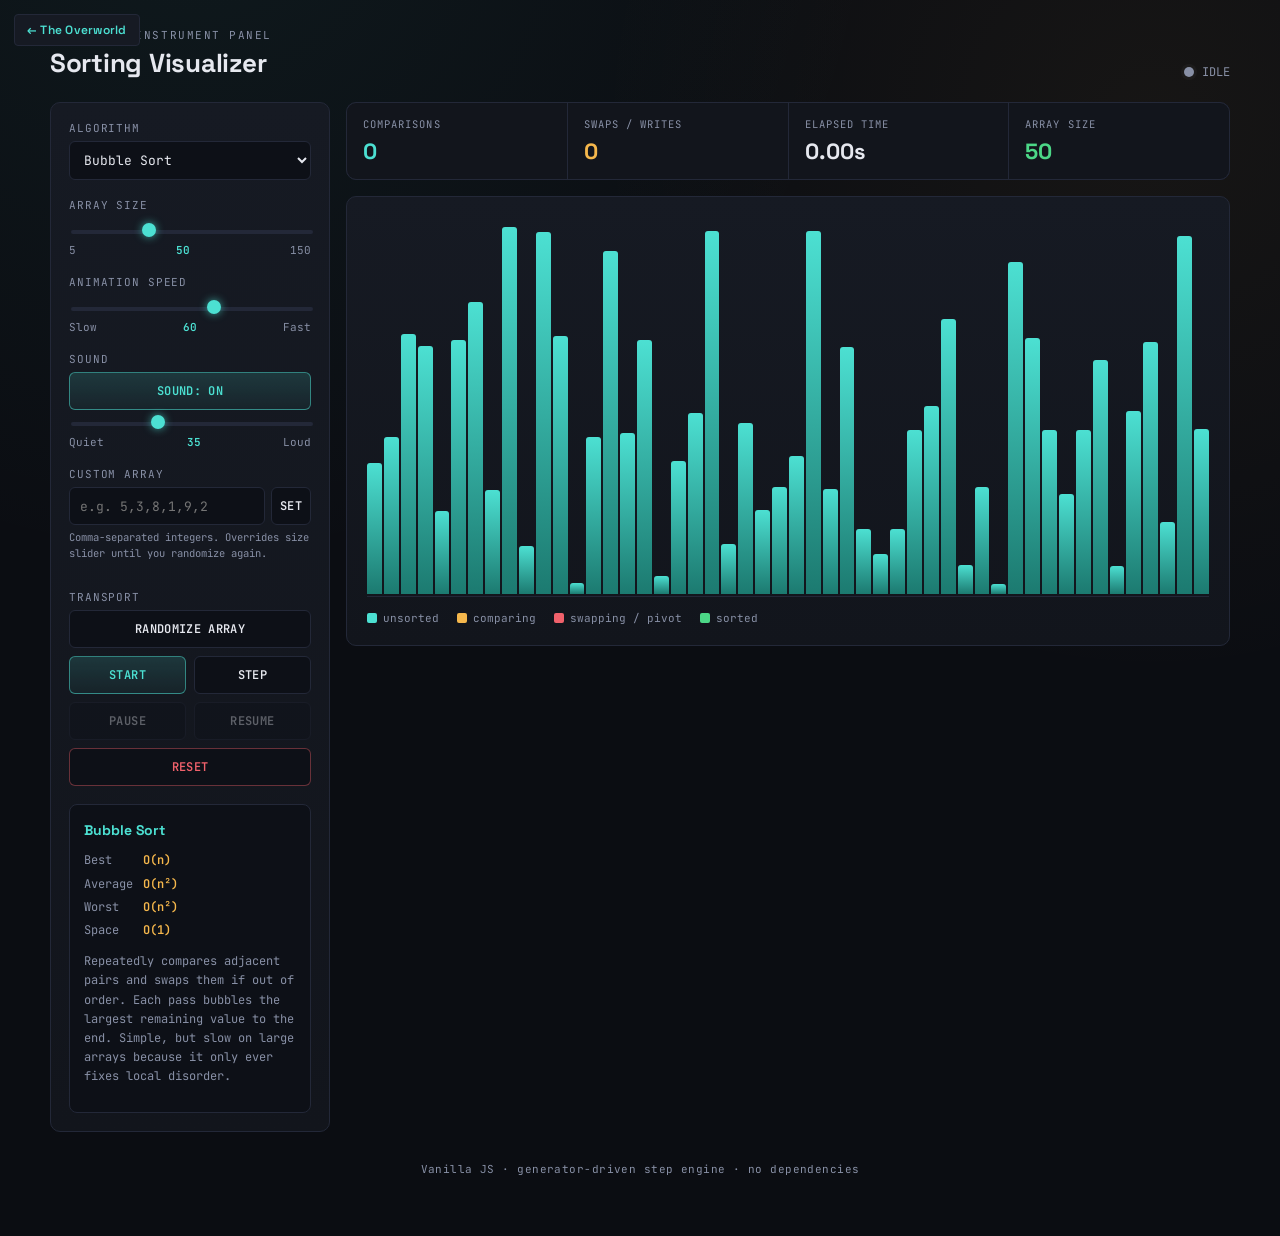
<file: games/sorting-visualizer.html>
<!DOCTYPE html>
<html lang="en">
<head>
<meta charset="UTF-8">
<meta name="viewport" content="width=device-width, initial-scale=1.0">
<title>Sorting Visualizer - Instrument Panel | Faizan Ahmed</title>
<meta name="description" content="An interactive sorting algorithm visualizer built with vanilla JS - part of Faizan Ahmed's portfolio, The Overworld.">
<link rel="canonical" href="https://faizanahmed.me/games/sorting-visualizer.html">
<link rel="icon" type="image/svg+xml" href="../assets/favicon.svg">
<!-- Google tag (gtag.js) -->
<script async src="https://www.googletagmanager.com/gtag/js?id=G-Y9SX6CSDSR"></script>
<script>
  window.dataLayer = window.dataLayer || [];
  function gtag(){dataLayer.push(arguments);}
  gtag('js', new Date());
  gtag('config', 'G-Y9SX6CSDSR');
</script>
<link rel="preconnect" href="https://fonts.googleapis.com">
<link href="https://fonts.googleapis.com/css2?family=Space+Grotesk:wght@400;500;600;700&family=JetBrains+Mono:wght@400;500;600;700&display=swap" rel="stylesheet">
<style>
:root{
    --bg:#0B0D12;
    --panel:#12151C;
    --panel-2:#161A23;
    --border:#232838;
    --text:#E6E8EF;
    --text-dim:#8890A6;
    --cyan:#4CE0D2;
    --amber:#F5B74C;
    --red:#F0616B;
    --green:#4CD787;
    --font-display:'Space Grotesk', sans-serif;
    --font-mono:'JetBrains Mono', monospace;
  }
  *{box-sizing:border-box;}
  html,body{margin:0;padding:0;}
  body{
    background:
      radial-gradient(circle at 15% -10%, rgba(76,224,210,0.06), transparent 40%),
      radial-gradient(circle at 90% 10%, rgba(245,183,76,0.05), transparent 35%),
      var(--bg);
    color:var(--text);
    font-family:var(--font-mono);
    min-height:100vh;
    padding:28px 20px 60px;
  }
  a{color:var(--cyan);}
  ::selection{ background:rgba(76,224,210,0.25); }
  :focus-visible{ outline:2px solid var(--cyan); outline-offset:2px; }

  .wrap{ max-width:1180px; margin:0 auto; }

  header{ margin-bottom:22px; display:flex; align-items:flex-end; justify-content:space-between; gap:16px; flex-wrap:wrap; }
  .brand{ display:flex; align-items:center; gap:12px; }
  .led{ width:10px; height:10px; border-radius:50%; background:var(--text-dim); box-shadow:0 0 0 3px rgba(255,255,255,0.03); transition:background .2s, box-shadow .2s; }
  .led.idle{ background:var(--text-dim); }
  .led.running{ background:var(--green); box-shadow:0 0 10px 2px rgba(76,215,135,0.6); animation:pulse 1s infinite; }
  .led.paused{ background:var(--amber); box-shadow:0 0 10px 2px rgba(245,183,76,0.6); }
  @keyframes pulse{ 0%,100%{opacity:1;} 50%{opacity:.45;} }

  h1{ font-family:var(--font-display); font-size:26px; font-weight:700; letter-spacing:-0.01em; margin:0; }
  .eyebrow{ font-size:11px; letter-spacing:.14em; text-transform:uppercase; color:var(--text-dim); margin:0 0 4px; }
  .status-line{ font-size:12px; color:var(--text-dim); display:flex; align-items:center; gap:8px; }

  .panel{
    background:linear-gradient(180deg, var(--panel-2), var(--panel));
    border:1px solid var(--border);
    border-radius:10px;
  }

  .layout{ display:grid; grid-template-columns:280px 1fr; gap:16px; align-items:start; }
  @media (max-width:920px){ .layout{ grid-template-columns:1fr; } }

  /* Controls */
  .controls{ padding:18px; display:flex; flex-direction:column; gap:18px; }
  .control-group label{ display:block; font-size:11px; text-transform:uppercase; letter-spacing:.08em; color:var(--text-dim); margin-bottom:6px; }
  select, input[type="text"]{
    width:100%; background:#0D1017; border:1px solid var(--border); color:var(--text);
    font-family:var(--font-mono); font-size:13px; padding:9px 10px; border-radius:6px;
  }
  select:focus, input:focus{ border-color:var(--cyan); }
  input[type="range"]{
    -webkit-appearance:none; width:100%; height:4px; background:var(--border); border-radius:2px; outline:none;
  }
  input[type="range"]::-webkit-slider-thumb{
    -webkit-appearance:none; width:14px; height:14px; border-radius:50%; background:var(--cyan);
    box-shadow:0 0 8px rgba(76,224,210,0.7); cursor:pointer; margin-top:-5px;
  }
  input[type="range"]::-moz-range-thumb{
    width:14px; height:14px; border-radius:50%; background:var(--cyan); border:none;
    box-shadow:0 0 8px rgba(76,224,210,0.7); cursor:pointer;
  }
  .range-row{ display:flex; justify-content:space-between; font-size:11px; color:var(--text-dim); margin-top:4px; }
  .range-val{ color:var(--cyan); font-weight:600; }

  .btn-grid{ display:grid; grid-template-columns:1fr 1fr; gap:8px; }
  button{
    font-family:var(--font-mono); font-size:12px; font-weight:600; letter-spacing:.03em;
    padding:10px 8px; border-radius:6px; border:1px solid var(--border); background:#0D1017; color:var(--text);
    cursor:pointer; transition:border-color .15s, color .15s, transform .05s;
    text-transform:uppercase;
  }
  button:hover:not(:disabled){ border-color:var(--cyan); color:var(--cyan); }
  button:active:not(:disabled){ transform:scale(0.97); }
  button:disabled{ opacity:.35; cursor:not-allowed; }
  button.primary{ background:linear-gradient(180deg, rgba(76,224,210,0.16), rgba(76,224,210,0.06)); border-color:rgba(76,224,210,0.5); color:var(--cyan); }
  button.wide{ grid-column:1 / -1; }
  button.danger{ border-color:rgba(240,97,107,0.4); color:var(--red); }
  button.danger:hover:not(:disabled){ border-color:var(--red); }

  .custom-array-row{ display:flex; gap:6px; }
  .custom-array-row input{ flex:1; }
  .hint{ font-size:10.5px; color:var(--text-dim); margin-top:5px; line-height:1.5; }

  .info-box{ padding:14px; border-radius:8px; background:#0D1017; border:1px solid var(--border); font-size:12px; line-height:1.6; }
  .info-box h3{ margin:0 0 8px; font-family:var(--font-display); font-size:14px; color:var(--cyan); }
  .complexity-grid{ display:grid; grid-template-columns:auto 1fr; gap:4px 10px; margin:10px 0; font-size:12px; }
  .complexity-grid dt{ color:var(--text-dim); }
  .complexity-grid dd{ margin:0; color:var(--amber); font-weight:600; }
  .desc-text{ color:var(--text-dim); }

  /* Main area */
  .main{ display:flex; flex-direction:column; gap:16px; }

  .stats-bar{ display:grid; grid-template-columns:repeat(4,1fr); gap:1px; background:var(--border); border:1px solid var(--border); border-radius:10px; overflow:hidden; }
  .stat{ background:var(--panel); padding:14px 16px; }
  .stat .label{ font-size:10.5px; text-transform:uppercase; letter-spacing:.1em; color:var(--text-dim); margin-bottom:6px; }
  .stat .value{ font-family:var(--font-display); font-size:22px; font-weight:700; color:var(--text); }
  .stat .value.cyan{ color:var(--cyan); }
  .stat .value.amber{ color:var(--amber); }
  .stat .value.green{ color:var(--green); }

  .viz-panel{ padding:20px; }
  #chart{
    height:380px; display:flex; align-items:flex-end; gap:2px; border-bottom:1px solid var(--border); padding-bottom:2px;
  }
  .bar{
    flex:1; background:linear-gradient(180deg, var(--cyan), #1c7a70);
    border-radius:3px 3px 0 0; position:relative; transition:height .08s ease, background .08s ease;
    min-width:2px;
  }
  .bar.compare{ background:linear-gradient(180deg, var(--amber), #8a5f16); box-shadow:0 0 12px rgba(245,183,76,0.7); }
  .bar.swap{ background:linear-gradient(180deg, var(--red), #7a2229); box-shadow:0 0 12px rgba(240,97,107,0.7); }
  .bar.pivot{ background:linear-gradient(180deg, #fff, var(--red)); box-shadow:0 0 14px rgba(240,97,107,0.9); }
  .bar.sorted{ background:linear-gradient(180deg, var(--green), #1f6b45); box-shadow:none; }

  .legend{ display:flex; gap:18px; flex-wrap:wrap; margin-top:14px; font-size:11px; color:var(--text-dim); }
  .legend span{ display:inline-flex; align-items:center; gap:6px; }
  .swatch{ width:10px; height:10px; border-radius:2px; display:inline-block; }

  footer{ text-align:center; color:var(--text-dim); font-size:11px; margin-top:30px; letter-spacing:.04em; }

.back-to-portfolio{
    display:none;
    position:fixed; top:14px; left:14px; z-index:500;
    font-family:'Space Grotesk',sans-serif; font-weight:600; font-size:12px; letter-spacing:.02em;
    text-decoration:none; color:var(--cyan);
    background:var(--panel-2); border:1px solid var(--border); border-radius:4px;
    padding:7px 12px;
    transition:border-color .15s ease;
}
.back-to-portfolio:hover{ border-color:var(--cyan); }

</style>
</head>
<body>
<a href="/" class="back-to-portfolio" aria-label="Back to The Overworld portfolio">&larr; The Overworld</a>
<div class="wrap">

  <header>
    <div>
      <p class="eyebrow">Algorithm Instrument Panel</p>
      <div class="brand">
        <h1>Sorting Visualizer</h1>
      </div>
    </div>
    <div class="status-line">
      <span class="led idle" id="led"></span>
      <span id="statusText">IDLE</span>
    </div>
  </header>

  <div class="layout">

    <!-- CONTROLS -->
    <div class="panel controls">

      <div class="control-group">
        <label for="algoSelect">Algorithm</label>
        <select id="algoSelect">
          <option value="bubble">Bubble Sort</option>
          <option value="selection">Selection Sort</option>
          <option value="insertion">Insertion Sort</option>
          <option value="merge">Merge Sort</option>
          <option value="quick">Quick Sort</option>
          <option value="heap">Heap Sort</option>
        </select>
      </div>

      <div class="control-group">
        <label for="sizeRange">Array Size</label>
        <input type="range" id="sizeRange" min="5" max="150" value="50">
        <div class="range-row"><span>5</span><span class="range-val" id="sizeVal">50</span><span>150</span></div>
      </div>

      <div class="control-group">
        <label for="speedRange">Animation Speed</label>
        <input type="range" id="speedRange" min="1" max="100" value="60">
        <div class="range-row"><span>Slow</span><span class="range-val" id="speedVal">60</span><span>Fast</span></div>
      </div>

      <div class="control-group">
        <label>Sound</label>
        <div class="btn-grid">
          <button id="soundToggleBtn" class="wide primary">Sound: On</button>
        </div>
        <input type="range" id="volumeRange" min="0" max="100" value="35" style="margin-top:10px;">
        <div class="range-row"><span>Quiet</span><span class="range-val" id="volumeVal">35</span><span>Loud</span></div>
      </div>

      <div class="control-group">
        <label for="customArray">Custom Array</label>
        <div class="custom-array-row">
          <input type="text" id="customArray" placeholder="e.g. 5,3,8,1,9,2">
          <button id="applyCustomBtn">Set</button>
        </div>
        <p class="hint">Comma-separated integers. Overrides size slider until you randomize again.</p>
      </div>

      <div class="control-group">
        <label>Transport</label>
        <div class="btn-grid">
          <button id="randomBtn" class="wide">Randomize Array</button>
          <button id="startBtn" class="primary">Start</button>
          <button id="stepBtn">Step</button>
          <button id="pauseBtn">Pause</button>
          <button id="resumeBtn">Resume</button>
          <button id="resetBtn" class="danger wide">Reset</button>
        </div>
      </div>

      <div class="info-box" id="infoBox">
        <!-- populated by JS -->
      </div>

    </div>

    <!-- MAIN -->
    <div class="main">

      <div class="stats-bar">
        <div class="stat">
          <div class="label">Comparisons</div>
          <div class="value cyan" id="statCompare">0</div>
        </div>
        <div class="stat">
          <div class="label">Swaps / Writes</div>
          <div class="value amber" id="statSwap">0</div>
        </div>
        <div class="stat">
          <div class="label">Elapsed Time</div>
          <div class="value" id="statTime">0.00s</div>
        </div>
        <div class="stat">
          <div class="label">Array Size</div>
          <div class="value green" id="statSize">50</div>
        </div>
      </div>

      <div class="panel viz-panel">
        <div id="chart"></div>
        <div class="legend">
          <span><span class="swatch" style="background:var(--cyan)"></span> unsorted</span>
          <span><span class="swatch" style="background:var(--amber)"></span> comparing</span>
          <span><span class="swatch" style="background:var(--red)"></span> swapping / pivot</span>
          <span><span class="swatch" style="background:var(--green)"></span> sorted</span>
        </div>
      </div>

    </div>
  </div>

  <footer>Vanilla JS &middot; generator-driven step engine &middot; no dependencies</footer>
</div>


<script>
/* ---------------------------------------------------------
   ALGORITHM METADATA (for the info panel)
--------------------------------------------------------- */
const ALGO_INFO = {
  bubble: {
    name: "Bubble Sort",
    time: { best: "O(n)", avg: "O(n\u00B2)", worst: "O(n\u00B2)" },
    space: "O(1)",
    desc: "Repeatedly compares adjacent pairs and swaps them if out of order. Each pass bubbles the largest remaining value to the end. Simple, but slow on large arrays because it only ever fixes local disorder."
  },
  selection: {
    name: "Selection Sort",
    time: { best: "O(n\u00B2)", avg: "O(n\u00B2)", worst: "O(n\u00B2)" },
    space: "O(1)",
    desc: "Scans the unsorted remainder for the minimum value and places it at the front. Comparison count never changes with input order \u2014 it always scans everything \u2014 but it minimizes the number of swaps."
  },
  insertion: {
    name: "Insertion Sort",
    time: { best: "O(n)", avg: "O(n\u00B2)", worst: "O(n\u00B2)" },
    space: "O(1)",
    desc: "Builds a sorted region one item at a time, shifting larger values right to make room. Very fast on nearly-sorted data since few shifts are needed."
  },
  merge: {
    name: "Merge Sort",
    time: { best: "O(n log n)", avg: "O(n log n)", worst: "O(n log n)" },
    space: "O(n)",
    desc: "Recursively splits the array in half, sorts each half, then merges them back together in order. Guarantees O(n log n) regardless of input, at the cost of extra memory for merging."
  },
  quick: {
    name: "Quick Sort",
    time: { best: "O(n log n)", avg: "O(n log n)", worst: "O(n\u00B2)" },
    space: "O(log n)",
    desc: "Picks a pivot, partitions the array around it, then recurses on each side. Usually the fastest in practice due to in-place partitioning and good cache locality, but a poor pivot on already-sorted input degrades to O(n\u00B2)."
  },
  heap: {
    name: "Heap Sort",
    time: { best: "O(n log n)", avg: "O(n log n)", worst: "O(n log n)" },
    space: "O(1)",
    desc: "Builds a max-heap, then repeatedly removes the largest element and re-heapifies. Guarantees O(n log n) like merge sort, but sorts in place like quick sort \u2014 trading raw speed for consistency."
  }
};

/* ---------------------------------------------------------
   SORT GENERATORS
   Each yields step objects describing what to animate:
   { type: 'compare'|'swap'|'overwrite'|'pivot'|'sorted'|'done', indices, index, value }
--------------------------------------------------------- */
function* bubbleSort(arr) {
  const n = arr.length;
  for (let i = 0; i < n - 1; i++) {
    let swapped = false;
    for (let j = 0; j < n - 1 - i; j++) {
      yield { type: "compare", indices: [j, j + 1] };
      if (arr[j] > arr[j + 1]) {
        [arr[j], arr[j + 1]] = [arr[j + 1], arr[j]];
        swapped = true;
        yield { type: "swap", indices: [j, j + 1] };
      }
    }
    yield { type: "sorted", indices: [n - 1 - i] };
    if (!swapped) break;
  }
  for (let i = 0; i < n; i++) yield { type: "sorted", indices: [i] };
  yield { type: "done" };
}

function* selectionSort(arr) {
  const n = arr.length;
  for (let i = 0; i < n; i++) {
    let min = i;
    for (let j = i + 1; j < n; j++) {
      yield { type: "compare", indices: [min, j] };
      if (arr[j] < arr[min]) min = j;
    }
    if (min !== i) {
      [arr[i], arr[min]] = [arr[min], arr[i]];
      yield { type: "swap", indices: [i, min] };
    }
    yield { type: "sorted", indices: [i] };
  }
  yield { type: "done" };
}

function* insertionSort(arr) {
  const n = arr.length;
  for (let i = 1; i < n; i++) {
    let key = arr[i];
    let j = i - 1;
    while (j >= 0) {
      yield { type: "compare", indices: [j, j + 1] };
      if (arr[j] > key) {
        arr[j + 1] = arr[j];
        yield { type: "overwrite", index: j + 1, value: arr[j + 1] };
        j--;
      } else break;
    }
    arr[j + 1] = key;
    yield { type: "overwrite", index: j + 1, value: key };
  }
  for (let i = 0; i < n; i++) yield { type: "sorted", indices: [i] };
  yield { type: "done" };
}

function* mergeSort(arr) {
  function* sortRange(start, end) {
    if (end - start <= 1) return;
    const mid = Math.floor((start + end) / 2);
    yield* sortRange(start, mid);
    yield* sortRange(mid, end);
    const left = arr.slice(start, mid);
    const right = arr.slice(mid, end);
    let i = 0, j = 0, k = start;
    while (i < left.length && j < right.length) {
      yield { type: "compare", indices: [start + i, mid + j] };
      if (left[i] <= right[j]) { arr[k] = left[i]; i++; }
      else { arr[k] = right[j]; j++; }
      yield { type: "overwrite", index: k, value: arr[k] };
      k++;
    }
    while (i < left.length) { arr[k] = left[i]; yield { type: "overwrite", index: k, value: arr[k] }; i++; k++; }
    while (j < right.length) { arr[k] = right[j]; yield { type: "overwrite", index: k, value: arr[k] }; j++; k++; }
  }
  yield* sortRange(0, arr.length);
  for (let i = 0; i < arr.length; i++) yield { type: "sorted", indices: [i] };
  yield { type: "done" };
}

function* quickSort(arr) {
  function* qs(lo, hi) {
    if (lo > hi) return;
    if (lo === hi) { yield { type: "sorted", indices: [lo] }; return; }
    const pivot = arr[hi];
    yield { type: "pivot", indices: [hi] };
    let i = lo - 1;
    for (let j = lo; j < hi; j++) {
      yield { type: "compare", indices: [j, hi] };
      if (arr[j] < pivot) {
        i++;
        [arr[i], arr[j]] = [arr[j], arr[i]];
        yield { type: "swap", indices: [i, j] };
      }
    }
    [arr[i + 1], arr[hi]] = [arr[hi], arr[i + 1]];
    yield { type: "swap", indices: [i + 1, hi] };
    yield { type: "sorted", indices: [i + 1] };
    yield* qs(lo, i);
    yield* qs(i + 2, hi);
  }
  yield* qs(0, arr.length - 1);
  yield { type: "done" };
}

function* heapSort(arr) {
  const n = arr.length;
  function* heapify(size, root) {
    let largest = root;
    const l = 2 * root + 1, r = 2 * root + 2;
    if (l < size) { yield { type: "compare", indices: [l, largest] }; if (arr[l] > arr[largest]) largest = l; }
    if (r < size) { yield { type: "compare", indices: [r, largest] }; if (arr[r] > arr[largest]) largest = r; }
    if (largest !== root) {
      [arr[root], arr[largest]] = [arr[largest], arr[root]];
      yield { type: "swap", indices: [root, largest] };
      yield* heapify(size, largest);
    }
  }
  for (let i = Math.floor(n / 2) - 1; i >= 0; i--) yield* heapify(n, i);
  for (let i = n - 1; i > 0; i--) {
    [arr[0], arr[i]] = [arr[i], arr[0]];
    yield { type: "swap", indices: [0, i] };
    yield { type: "sorted", indices: [i] };
    yield* heapify(i, 0);
  }
  yield { type: "sorted", indices: [0] };
  yield { type: "done" };
}

const GENERATORS = {
  bubble: bubbleSort, selection: selectionSort, insertion: insertionSort,
  merge: mergeSort, quick: quickSort, heap: heapSort
};

</script>
<script>
/* ---------------------------------------------------------
   SOUND ENGINE
   Pitch is mapped from bar value -> frequency. Compare, swap,
   and completion each get a distinct timbre so you can tell
   them apart by ear, not just by sight.
--------------------------------------------------------- */
let audioCtx = null;
let masterGain = null;
let soundEnabled = true;

function initAudio() {
  if (audioCtx) return;
  const AC = window.AudioContext || window.webkitAudioContext;
  if (!AC) { soundEnabled = false; return; }
  audioCtx = new AC();
  masterGain = audioCtx.createGain();
  masterGain.gain.value = Number(volumeRange.value) / 100;
  masterGain.connect(audioCtx.destination);
}

function resumeAudio() {
  if (audioCtx && audioCtx.state === "suspended") audioCtx.resume();
}

function panForIndex(i) {
  if (array.length <= 1) return 0;
  return (i / (array.length - 1)) * 1.6 - 0.8; // keep off the hard edges
}

function playTone(value, opts) {
  if (!soundEnabled) return;
  initAudio();
  if (!audioCtx) return;
  resumeAudio();

  const { type = "sine", duration = 0.07, gain = 0.5, pan = 0 } = opts || {};
  const freq = 110 + (Math.min(Math.max(value, 0), maxValueForPitch) / maxValueForPitch) * 780;

  const osc = audioCtx.createOscillator();
  const gainNode = audioCtx.createGain();
  const hasPanner = typeof audioCtx.createStereoPanner === "function";
  const panner = hasPanner ? audioCtx.createStereoPanner() : null;

  osc.type = type;
  osc.frequency.value = freq;

  const now = audioCtx.currentTime;
  gainNode.gain.setValueAtTime(0.0001, now);
  gainNode.gain.linearRampToValueAtTime(gain, now + 0.006);
  gainNode.gain.exponentialRampToValueAtTime(0.0001, now + duration);

  osc.connect(gainNode);
  if (panner) {
    panner.pan.value = Math.max(-1, Math.min(1, pan));
    gainNode.connect(panner);
    panner.connect(masterGain);
  } else {
    gainNode.connect(masterGain);
  }

  osc.start(now);
  osc.stop(now + duration + 0.03);
}

function playCompareSound(indices) {
  indices.forEach((i) => {
    if (array[i] === undefined) return;
    playTone(array[i], { type: "sine", duration: 0.055, gain: 0.35, pan: panForIndex(i) });
  });
}

function playSwapSound(indices) {
  indices.forEach((i) => {
    if (array[i] === undefined) return;
    playTone(array[i], { type: "triangle", duration: 0.09, gain: 0.55, pan: panForIndex(i) });
  });
}

function playPivotSound(index) {
  if (array[index] === undefined) return;
  playTone(array[index], { type: "sawtooth", duration: 0.1, gain: 0.3, pan: panForIndex(index) });
}

function playDoneChime() {
  if (!soundEnabled) return;
  initAudio();
  if (!audioCtx) return;
  resumeAudio();
  const notes = [440, 554.37, 659.25, 880]; // A major-ish rising chime
  notes.forEach((freq, idx) => {
    const osc = audioCtx.createOscillator();
    const gainNode = audioCtx.createGain();
    osc.type = "sine";
    osc.frequency.value = freq;
    const now = audioCtx.currentTime + idx * 0.09;
    gainNode.gain.setValueAtTime(0.0001, now);
    gainNode.gain.linearRampToValueAtTime(0.4, now + 0.01);
    gainNode.gain.exponentialRampToValueAtTime(0.0001, now + 0.25);
    osc.connect(gainNode);
    gainNode.connect(masterGain);
    osc.start(now);
    osc.stop(now + 0.3);
  });
}

</script>
<script>
/* ---------------------------------------------------------
   APP STATE + DOM
--------------------------------------------------------- */
const chartEl = document.getElementById("chart");
const algoSelect = document.getElementById("algoSelect");
const sizeRange = document.getElementById("sizeRange");
const speedRange = document.getElementById("speedRange");
const sizeVal = document.getElementById("sizeVal");
const speedVal = document.getElementById("speedVal");
const customArrayInput = document.getElementById("customArray");
const applyCustomBtn = document.getElementById("applyCustomBtn");
const randomBtn = document.getElementById("randomBtn");
const startBtn = document.getElementById("startBtn");
const stepBtn = document.getElementById("stepBtn");
const pauseBtn = document.getElementById("pauseBtn");
const resumeBtn = document.getElementById("resumeBtn");
const resetBtn = document.getElementById("resetBtn");
const statCompare = document.getElementById("statCompare");
const statSwap = document.getElementById("statSwap");
const statTime = document.getElementById("statTime");
const statSize = document.getElementById("statSize");
const infoBox = document.getElementById("infoBox");
const ledEl = document.getElementById("led");
const statusText = document.getElementById("statusText");
const soundToggleBtn = document.getElementById("soundToggleBtn");
const volumeRange = document.getElementById("volumeRange");
const volumeVal = document.getElementById("volumeVal");

let array = [];
let bars = [];
let generator = null;
let comparisons = 0;
let swaps = 0;
let startTime = null;
let elapsedBeforePause = 0;
let timerHandle = null;
let isRunning = false;
let isPaused = false;
let sortedIndices = new Set();
let animHandle = null;
let maxValueForPitch = 400;

function randomArray(n) {
  return Array.from({ length: n }, () => Math.floor(Math.random() * 380) + 10);
}

function renderInfoBox() {
  const info = ALGO_INFO[algoSelect.value];
  infoBox.innerHTML = `
    <h3>${info.name}</h3>
    <dl class="complexity-grid">
      <dt>Best</dt><dd>${info.time.best}</dd>
      <dt>Average</dt><dd>${info.time.avg}</dd>
      <dt>Worst</dt><dd>${info.time.worst}</dd>
      <dt>Space</dt><dd>${info.space}</dd>
    </dl>
    <p class="desc-text">${info.desc}</p>
  `;
}

function buildBars() {
  chartEl.innerHTML = "";
  bars = array.map((val) => {
    const bar = document.createElement("div");
    bar.className = "bar";
    bar.style.height = val + "px";
    chartEl.appendChild(bar);
    return bar;
  });
}

function setStatus(state) {
  ledEl.className = "led " + state;
  statusText.textContent = state.toUpperCase();
}

function updateStats() {
  statCompare.textContent = comparisons;
  statSwap.textContent = swaps;
  statSize.textContent = array.length;
}

function tickTimer() {
  const now = performance.now();
  const total = elapsedBeforePause + (isPaused ? 0 : now - startTime);
  statTime.textContent = (total / 1000).toFixed(2) + "s";
}

function startTimer() {
  startTime = performance.now();
  if (timerHandle) clearInterval(timerHandle);
  timerHandle = setInterval(tickTimer, 50);
}

function stopTimer() {
  if (timerHandle) clearInterval(timerHandle);
  timerHandle = null;
}

function clearHighlights() {
  bars.forEach((b) => {
    b.classList.remove("compare", "swap", "pivot");
  });
}

function applyStep(step) {
  clearHighlights();
  if (step.type === "compare") {
    comparisons++;
    step.indices.forEach((i) => bars[i] && bars[i].classList.add("compare"));
    playCompareSound(step.indices);
  } else if (step.type === "swap") {
    swaps++;
    const [i, j] = step.indices;
    [array[i], array[j]] = [array[j], array[i]];
    if (bars[i]) { bars[i].style.height = array[i] + "px"; bars[i].classList.add("swap"); }
    if (bars[j]) { bars[j].style.height = array[j] + "px"; bars[j].classList.add("swap"); }
    playSwapSound([i, j]);
  } else if (step.type === "overwrite") {
    swaps++;
    array[step.index] = step.value;
    if (bars[step.index]) { bars[step.index].style.height = step.value + "px"; bars[step.index].classList.add("swap"); }
    playSwapSound([step.index]);
  } else if (step.type === "pivot") {
    step.indices.forEach((i) => bars[i] && bars[i].classList.add("pivot"));
    playPivotSound(step.indices[0]);
  } else if (step.type === "sorted") {
    step.indices.forEach((i) => {
      sortedIndices.add(i);
      if (bars[i]) bars[i].classList.add("sorted");
    });
  } else if (step.type === "done") {
    bars.forEach((b) => b.classList.add("sorted"));
    playDoneChime();
    finishRun();
  }
  updateStats();
}

function finishRun() {
  isRunning = false;
  isPaused = false;
  stopTimer();
  tickTimer();
  setStatus("idle");
  toggleButtons();
}

function toggleButtons() {
  const active = isRunning && !isPaused;
  startBtn.disabled = isRunning;
  stepBtn.disabled = active;
  pauseBtn.disabled = !active;
  resumeBtn.disabled = !isRunning || !isPaused;
  randomBtn.disabled = active;
  applyCustomBtn.disabled = active;
  algoSelect.disabled = isRunning;
  sizeRange.disabled = isRunning;
}

/* Automatic run loop, paced by speed slider */
function runLoop() {
  if (!isRunning || isPaused) return;
  const speed = Number(speedRange.value); // 1..100
  const delay = Math.max(1, 220 - speed * 2.1); // higher speed -> lower delay

  const result = generator.next();
  if (result.done) return;
  applyStep(result.value);

  animHandle = setTimeout(runLoop, delay);
}

function ensureGenerator() {
  if (!generator) {
    comparisons = 0;
    swaps = 0;
    sortedIndices.clear();
    generator = GENERATORS[algoSelect.value]([...array]);
  }
}

function startRun() {
  if (isRunning) return;
  ensureGenerator();
  isRunning = true;
  isPaused = false;
  startTimer();
  setStatus("running");
  toggleButtons();
  runLoop();
}

function stepOnce() {
  ensureGenerator();
  if (!isRunning) {
    isRunning = true;
    isPaused = true;
    elapsedBeforePause = elapsedBeforePause || 0;
    setStatus("paused");
  }
  const result = generator.next();
  if (result.done) return;
  applyStep(result.value);
  tickTimer();
  toggleButtons();
}

function pauseRun() {
  if (!isRunning || isPaused) return;
  isPaused = true;
  elapsedBeforePause += performance.now() - startTime;
  clearTimeout(animHandle);
  stopTimer();
  setStatus("paused");
  toggleButtons();
}

function resumeRun() {
  if (!isRunning || !isPaused) return;
  isPaused = false;
  startTimer();
  setStatus("running");
  toggleButtons();
  runLoop();
}

function resetAll(newArray) {
  clearTimeout(animHandle);
  stopTimer();
  isRunning = false;
  isPaused = false;
  generator = null;
  comparisons = 0;
  swaps = 0;
  elapsedBeforePause = 0;
  sortedIndices.clear();
  statTime.textContent = "0.00s";
  if (newArray) array = newArray;
  maxValueForPitch = Math.max(...array, 10);
  buildBars();
  updateStats();
  setStatus("idle");
  toggleButtons();
}

/* ---------------------------------------------------------
   EVENT WIRING
--------------------------------------------------------- */
sizeRange.addEventListener("input", () => {
  sizeVal.textContent = sizeRange.value;
});
sizeRange.addEventListener("change", () => {
  resetAll(randomArray(Number(sizeRange.value)));
});

speedRange.addEventListener("input", () => {
  speedVal.textContent = speedRange.value;
});

algoSelect.addEventListener("change", () => {
  renderInfoBox();
  resetAll();
});

randomBtn.addEventListener("click", () => {
  resetAll(randomArray(Number(sizeRange.value)));
});

applyCustomBtn.addEventListener("click", () => {
  const raw = customArrayInput.value.trim();
  if (!raw) return;
  const parsed = raw.split(",").map((s) => parseInt(s.trim(), 10)).filter((n) => !isNaN(n) && n > 0);
  if (parsed.length < 2) {
    alert("Enter at least two positive integers, comma-separated.");
    return;
  }
  sizeRange.value = parsed.length;
  sizeVal.textContent = parsed.length;
  resetAll(parsed);
});

startBtn.addEventListener("click", startRun);
stepBtn.addEventListener("click", stepOnce);
pauseBtn.addEventListener("click", pauseRun);
resumeBtn.addEventListener("click", resumeRun);
resetBtn.addEventListener("click", () => resetAll(randomArray(Number(sizeRange.value))));

soundToggleBtn.addEventListener("click", () => {
  soundEnabled = !soundEnabled;
  soundToggleBtn.textContent = "Sound: " + (soundEnabled ? "On" : "Off");
  soundToggleBtn.classList.toggle("primary", soundEnabled);
  if (soundEnabled) { initAudio(); resumeAudio(); }
});

volumeRange.addEventListener("input", () => {
  volumeVal.textContent = volumeRange.value;
  if (masterGain) masterGain.gain.value = Number(volumeRange.value) / 100;
});

/* ---------------------------------------------------------
   INIT
--------------------------------------------------------- */
renderInfoBox();
resetAll(randomArray(Number(sizeRange.value)));

// See morse-station.html for why this stays hidden inside the Siteseeing
// viewfinder's iframe and only reveals itself when opened standalone.
if (window.self === window.top) {
  const backLink = document.querySelector('.back-to-portfolio');
  if (backLink) backLink.style.display = 'inline-block';
}

</script>
</body>
</html>
</file>
<file: css/base.css>
:root{
    --sky-top:#0a0715;
    --sky-upper:#1a1130;
    --sky-mid:#3c1f52;
    --sky-low:#8a3f5a;
    --sky-horizon:#e8834f;
    --sky-band:#f2a35f;
    --moon:#fdf6e3;
    --ember:#ff9d42;
    --firefly:#c8ff8a;
    --swamp-glow:#7cff9e;
    --parchment:#f4ead1;
    --parchment-dim:#c9bd9e;
    --ink:#1c1420;
    --gold:#e0b45c;
    --gold-bright:#f5d78a;
    --vignette:rgba(4,2,10,.6);

    /* Castle of Games interior */
    --castle-bg:#0c0a16;
    --castle-panel:#161228;
    --castle-panel-alt:#1e1832;
    --castle-line:rgba(212,175,55,.18);
    --castle-crimson:#c81e3a;
    --castle-crimson-bright:#ff3a56;
    --castle-ink:#f1e9da;
    --castle-ink-dim:#9d93ab;
    --lvl1-a:#5fc7e8; --lvl1-b:#7bd88f;
    --ppj-a:#e8dfc0;  --ppj-b:#7e9bc7;
    --ric-a:#35e6e6;  --ric-b:#a24fe0;
    --wrd-a:#3e8b8f;  --wrd-b:#d78b2c;
  }
  *{margin:0;padding:0;box-sizing:border-box;}
  html,body{
    width:100%;height:100%;overflow:hidden;
    background:var(--sky-top);
    font-family:'Spectral',serif;
    cursor:default;
    -webkit-font-smoothing:antialiased;
  }
  #world{
    position:relative;width:100vw;overflow:hidden; transform-origin:50% 50%;
    height:100vh; /* fallback for browsers without dvh support */
    height:100dvh; /* accounts for mobile browser chrome (address/tab bars) so bottom markers never clip */
  }
  #world.zooming{
    transition:transform .85s cubic-bezier(.6,0,.15,1), filter .85s ease;
    /* Promotes #world onto its own compositor layer the instant this class
       is added - i.e. before the scale(2.4) transform value itself
       actually changes. Without this, the browser can end up creating that
       layer on the animation's first frame instead, which is extra
       one-time work landing right at the start of the transition. */
    will-change: transform;
  }
  /* Mobile skips animating filter on #world entirely (see travelTo() in
     js/main.js) - dropping it from the transition list too means there's
     nothing left for the browser to even consider repainting for on this
     property during the zoom, on top of JS never changing its value there. */
  html.perf-mode #world.zooming{ transition:transform .85s cubic-bezier(.6,0,.15,1); }

  #scene{
    position:absolute;inset:0;
    opacity:0;
    animation:sceneIn 1.6s ease forwards .1s;
    transform-origin:50% 50%;
  }
  @keyframes sceneIn{
    from{opacity:0;transform:scale(1.04);}
    to{opacity:1;transform:scale(1);}
  }


  /* ---------- SKY ---------- */
  .sky{
    position:absolute;inset:0;
    background:linear-gradient(180deg,
      var(--sky-top) 0%,
      var(--sky-upper) 28%,
      var(--sky-mid) 50%,
      var(--sky-low) 75%,
      var(--sky-band) 91%,
      var(--sky-horizon) 100%);
  }
  .sky-aurora{
    position:absolute;inset:0;pointer-events:none;
    background:
      radial-gradient(ellipse 60% 30% at 25% 15%, rgba(150,100,230,.20), transparent 60%),
      radial-gradient(ellipse 50% 25% at 75% 10%, rgba(100,190,210,.14), transparent 65%),
      radial-gradient(ellipse 40% 20% at 50% 4%, rgba(230,150,200,.10), transparent 60%);
    mix-blend-mode:screen;
    animation:auroraShift 14s ease-in-out infinite alternate;
  }
  @keyframes auroraShift{
    from{opacity:.6;transform:translateX(-1%);}
    to{opacity:1;transform:translateX(1%);}
  }
  .stars{position:absolute;inset:0;}
  .star{
    position:absolute;width:2px;height:2px;background:#fff;border-radius:50%;
    animation:twinkle 3.5s ease-in-out infinite;
  }
  .star.big{width:3px;height:3px;box-shadow:0 0 4px 1px rgba(255,255,255,.6);}
  @keyframes twinkle{
    0%,100%{opacity:.15;transform:scale(1);}
    50%{opacity:.9;transform:scale(1.6);}
  }
  .shooting-star{
    position:absolute;width:2px;height:2px;background:#fff;border-radius:50%;
    box-shadow:0 0 6px 2px rgba(255,255,255,.8);
    opacity:0;
  }
  @keyframes shoot{
    0%{opacity:0;transform:translate(0,0);}
    5%{opacity:1;}
    80%{opacity:1;}
    100%{opacity:0;transform:translate(-220px,140px);}
  }
  .shooting-star::after{
    content:'';position:absolute;top:1px;right:1px;width:90px;height:1px;
    background:linear-gradient(90deg, rgba(255,255,255,.9), transparent);
    transform:rotate(212deg);transform-origin:right center;
  }

  .moon{
    position:absolute;top:8%;right:12%;width:70px;height:70px;border-radius:50%;
    background:radial-gradient(circle at 35% 35%, #fffef2, var(--moon) 60%, #e8dcb0 100%);
    box-shadow:0 0 60px 18px rgba(253,246,227,.35), 0 0 120px 50px rgba(253,246,227,.12);
    animation:moonbreathe 8s ease-in-out infinite;
  }
  .moon::after{
    content:'';position:absolute;inset:0;border-radius:50%;
    background:radial-gradient(circle at 62% 42%, rgba(190,178,150,.4), transparent 40%),
               radial-gradient(circle at 30% 65%, rgba(190,178,150,.28), transparent 35%),
               radial-gradient(circle at 55% 70%, rgba(190,178,150,.22), transparent 30%);
  }
  @keyframes moonbreathe{
    0%,100%{box-shadow:0 0 60px 18px rgba(253,246,227,.35), 0 0 120px 50px rgba(253,246,227,.12);}
    50%{box-shadow:0 0 70px 24px rgba(253,246,227,.45), 0 0 140px 60px rgba(253,246,227,.18);}
  }

  /* clouds */
  .cloud{
    position:absolute;opacity:.14;filter:blur(1px);
    background:#fff;border-radius:50%;
    box-shadow: 40px 6px 0 -6px #fff, 80px 0 0 -10px #fff, -35px 8px 0 -8px #fff;
    animation-name:drift; animation-timing-function:linear; animation-iteration-count:infinite;
  }
  @keyframes drift{ from{transform:translateX(-15vw);} to{transform:translateX(115vw);} }

  #cloudLayer, #flyerLayer{ position:absolute; inset:0; pointer-events:none; z-index:2; }
  /* birds & owl - shadowy silhouettes that occasionally cross the sky */
  .flyer{ position:absolute; pointer-events:none; will-change:transform; }
  .flyer .flap-wrap{ display:block; }
  .flyer svg{ display:block; width:100%; height:100%; overflow:visible; }
  .flyer .wing{ transform-box:view-box; }
  .flyer.bird .wing-l{ transform-origin:12px 6px; animation:flapBirdL .42s cubic-bezier(.4,0,.2,1) infinite; }
  .flyer.bird .wing-r{ transform-origin:12px 6px; animation:flapBirdR .42s cubic-bezier(.4,0,.2,1) infinite; }
  .flyer.owl .wing-l{ transform-origin:20px 11px; animation:flapOwlL 1.6s cubic-bezier(.4,0,.2,1) infinite; }
  .flyer.owl .wing-r{ transform-origin:20px 11px; animation:flapOwlR 1.6s cubic-bezier(.4,0,.2,1) infinite; }
  @keyframes flapBirdL{ 0%,100%{transform:rotate(0deg);} 50%{transform:rotate(-34deg);} }
  @keyframes flapBirdR{ 0%,100%{transform:rotate(0deg);} 50%{transform:rotate(34deg);} }
  @keyframes flapOwlL{ 0%,100%{transform:rotate(0deg);} 22%{transform:rotate(-26deg);} 55%{transform:rotate(4deg);} }
  @keyframes flapOwlR{ 0%,100%{transform:rotate(0deg);} 22%{transform:rotate(26deg);} 55%{transform:rotate(-4deg);} }
  @keyframes flyacross{
    from{ transform:translate(-8vw, 0) scale(1); }
    to{ transform:translate(108vw, -6vh) scale(.85); }
  }
  @keyframes flyacrossRev{
    from{ transform:translate(108vw, 0) scale(1) scaleX(-1); }
    to{ transform:translate(-8vw, -5vh) scale(.9) scaleX(-1); }
  }

  /* ---------- TERRAIN LAYERS (static, no mouse-parallax) ---------- */
  .parallax-layer{
    position:absolute;left:-5%;width:110%;bottom:0;
  }
  .parallax-layer svg{display:block;width:100%;height:auto;}

  /* scattered decorative trees */
  #treeScatter{ position:absolute;inset:0; pointer-events:none; }
  .scatter-tree{ position:absolute; transform-origin:50% 100%; }
  .scatter-tree .sway-inner{ transform-origin:50% 100%; animation:sway 6s ease-in-out infinite; }

  /* ---------- PARTICLE CANVAS ---------- */
  #particles{position:absolute;inset:0;pointer-events:none;}

  /* ---------- VIGNETTE + GRADE ---------- */
  .vignette{
    position:absolute;inset:0;pointer-events:none;z-index:15;
    background:radial-gradient(ellipse 80% 80% at 50% 55%, transparent 50%, var(--vignette) 100%);
  }
  .grade{
    position:absolute;inset:0;pointer-events:none;z-index:14;
    background:linear-gradient(180deg, rgba(255,190,120,0) 0%, rgba(255,150,90,.06) 100%);
    mix-blend-mode:overlay;
  }

  /* ---------- TRAIL ---------- */
  #trail{ position:absolute; inset:0; z-index:5; }
  .trail-line{ fill:none; stroke:var(--gold); stroke-width:.35; opacity:.28; stroke-linecap:round; stroke-dasharray:0 2.2; vector-effect:non-scaling-stroke; }
  .trail-glow{ fill:none; stroke:var(--gold-bright); stroke-width:1; opacity:.06; filter:blur(2px); }
</file>
<file: css/biomes/00-shared.css>
/* ============================================================
   SHARED / MAP-LEVEL STYLES
   Used across the whole overworld map screen: landmark markers, the
   HUD, the featured-work strip, the travel transition, and the shared
   destination-panel shell every biome opens into. This file loads
   before all per-biome files below - if you're editing something that
   applies to more than one biome, it almost certainly belongs here,
   not in an individual biome file.
   ============================================================ */

  /* ---------- BIOME MARKERS ---------- */
  .biome-marker{
    position:absolute;
    cursor:pointer;
    display:flex;flex-direction:column;align-items:center;
    transform:translate(-50%,-50%);
    transition:transform .25s cubic-bezier(.2,.9,.3,1.3);
    outline:none;
    z-index:10;
  }
  .biome-marker:hover, .biome-marker:focus-visible{transform:translate(-50%,-56%) scale(1.06);}
  /* ---- per-biome cursors: replaces the removed mouse-parallax with a
     simpler, fully CSS-native effect. Each marker shows a small themed
     icon cursor on hover instead of the plain arrow. ---- */
  .biome-marker[data-id="forest"]{ cursor:url("data:image/svg+xml,%3Csvg%20xmlns%3D%22http%3A//www.w3.org/2000/svg%22%20width%3D%2226%22%20height%3D%2226%22%20viewBox%3D%220%200%2026%2026%22%3E%3Cpath%20d%3D%22M4%2022C4%2012%2010%204%2022%204C22%2016%2014%2022%204%2022Z%22%20fill%3D%22%238ee08a%22%20stroke%3D%22%23173a1c%22%20stroke-width%3D%221.5%22/%3E%3Cpath%20d%3D%22M5%2021C10%2015%2015%2010%2021%205%22%20stroke%3D%22%23173a1c%22%20stroke-width%3D%221.3%22%20fill%3D%22none%22/%3E%3C/svg%3E") 5 21, pointer; }
  .biome-marker[data-id="mountain"]{ cursor:url("data:image/svg+xml,%3Csvg%20xmlns%3D%22http%3A//www.w3.org/2000/svg%22%20width%3D%2226%22%20height%3D%2226%22%20viewBox%3D%220%200%2026%2026%22%3E%3Cpath%20d%3D%22M2%2022L10%208L14%2014L18%206L24%2022Z%22%20fill%3D%22%23dfe8ff%22%20stroke%3D%22%231c2130%22%20stroke-width%3D%221.4%22%20stroke-linejoin%3D%22round%22/%3E%3Cline%20x1%3D%2218%22%20y1%3D%226%22%20x2%3D%2218%22%20y2%3D%221%22%20stroke%3D%22%231c2130%22%20stroke-width%3D%221.4%22/%3E%3Cpath%20d%3D%22M18%201L23%203L18%205Z%22%20fill%3D%22%23ffb15c%22%20stroke%3D%22%231c2130%22%20stroke-width%3D%221%22/%3E%3C/svg%3E") 13 22, pointer; }
  .biome-marker[data-id="castle"]{ cursor:url("data:image/svg+xml,%3Csvg%20xmlns%3D%22http%3A//www.w3.org/2000/svg%22%20width%3D%2226%22%20height%3D%2226%22%20viewBox%3D%220%200%2026%2026%22%3E%3Cpath%20d%3D%22M13%202L23%208V14C23%2020%2018%2024%2013%2025C8%2024%203%2020%203%2014V8Z%22%20fill%3D%22%23ffb15c%22%20stroke%3D%22%232c1c14%22%20stroke-width%3D%221.4%22%20stroke-linejoin%3D%22round%22/%3E%3Cpath%20d%3D%22M13%208L16%2013L13%2018L10%2013Z%22%20fill%3D%22%232c1c14%22/%3E%3C/svg%3E") 13 3, pointer; }
  .biome-marker[data-id="village"]{ cursor:url("data:image/svg+xml,%3Csvg%20xmlns%3D%22http%3A//www.w3.org/2000/svg%22%20width%3D%2226%22%20height%3D%2226%22%20viewBox%3D%220%200%2026%2026%22%3E%3Cpath%20d%3D%22M22%202C22%202%2010%204%206%2012C3%2018%204%2022%204%2022C4%2022%208%2023%2014%2020C22%2016%2024%204%2024%204C24%204%2022%202%2022%202Z%22%20fill%3D%22%23ffd97a%22%20stroke%3D%22%232e2110%22%20stroke-width%3D%221.4%22%20stroke-linejoin%3D%22round%22/%3E%3Cline%20x1%3D%224%22%20y1%3D%2222%22%20x2%3D%2210%22%20y2%3D%2216%22%20stroke%3D%22%232e2110%22%20stroke-width%3D%221.4%22/%3E%3C/svg%3E") 4 22, pointer; }
  .biome-marker[data-id="lighthouse"]{ cursor:url("data:image/svg+xml,%3Csvg%20xmlns%3D%22http%3A//www.w3.org/2000/svg%22%20width%3D%2226%22%20height%3D%2226%22%20viewBox%3D%220%200%2026%2026%22%3E%3Cpath%20d%3D%22M11%2024H15L14%2012H12Z%22%20fill%3D%22%239fd8ff%22%20stroke%3D%22%23122630%22%20stroke-width%3D%221.2%22/%3E%3Cpath%20d%3D%22M10%2012H16L15%206H11Z%22%20fill%3D%22%23eaf6ff%22%20stroke%3D%22%23122630%22%20stroke-width%3D%221.2%22/%3E%3Crect%20x%3D%2211.5%22%20y%3D%222%22%20width%3D%223%22%20height%3D%224%22%20fill%3D%22%23ffb15c%22%20stroke%3D%22%23122630%22%20stroke-width%3D%221%22/%3E%3Cpath%20d%3D%22M16%204L23%202M16%206L24%206M16%208L23%2010%22%20stroke%3D%22%23ffd97a%22%20stroke-width%3D%221.2%22%20stroke-linecap%3D%22round%22/%3E%3C/svg%3E") 13 24, pointer; }
  .biome-marker[data-id="swamp"]{ cursor:url("data:image/svg+xml,%3Csvg%20xmlns%3D%22http%3A//www.w3.org/2000/svg%22%20width%3D%2226%22%20height%3D%2226%22%20viewBox%3D%220%200%2026%2026%22%3E%3Cpath%20d%3D%22M14%202L6%2015H12L10%2024L20%2010H14Z%22%20fill%3D%22%237cff9e%22%20stroke%3D%22%230f2c1c%22%20stroke-width%3D%221.4%22%20stroke-linejoin%3D%22round%22/%3E%3C/svg%3E") 13 2, pointer; }
  .biome-marker[data-id="siteseeing"]{ cursor:url("data:image/svg+xml,%3Csvg%20xmlns%3D%22http%3A//www.w3.org/2000/svg%22%20width%3D%2226%22%20height%3D%2226%22%20viewBox%3D%220%200%2026%2026%22%3E%3Crect%20x%3D%2211%22%20y%3D%226%22%20width%3D%223%22%20height%3D%2218%22%20fill%3D%22%237c5640%22%20stroke%3D%22%233a2418%22%20stroke-width%3D%220.8%22/%3E%3Crect%20x%3D%2214%22%20y%3D%228%22%20width%3D%2210%22%20height%3D%225%22%20rx%3D%220.5%22%20fill%3D%22%23ff9e6b%22%20stroke%3D%22%233a2418%22%20stroke-width%3D%220.8%22/%3E%3Cpolygon%20points%3D%2224%2C8%2026.5%2C10.5%2024%2C13%22%20fill%3D%22%23ff9e6b%22%20stroke%3D%22%233a2418%22%20stroke-width%3D%220.8%22/%3E%3Crect%20x%3D%222%22%20y%3D%2213%22%20width%3D%229%22%20height%3D%224.5%22%20rx%3D%220.5%22%20fill%3D%22%23ffb18c%22%20stroke%3D%22%233a2418%22%20stroke-width%3D%220.8%22/%3E%3Cpolygon%20points%3D%222%2C13%20-0.5%2C15.25%202%2C17.5%22%20fill%3D%22%23ffb18c%22%20stroke%3D%22%233a2418%22%20stroke-width%3D%220.8%22/%3E%3C/svg%3E") 13 6, pointer; }
  .biome-marker:focus-visible .icon-wrap{ filter:drop-shadow(0 0 10px var(--gold-bright)); }
  .biome-marker .icon-wrap{ animation:idlebob 4.5s ease-in-out infinite; position:relative; }
  .biome-marker .glow{
    position:absolute;inset:-34px;border-radius:50%;
    opacity:0;transition:opacity .35s ease;
    pointer-events:none; filter:blur(16px);
  }
  .biome-marker:hover .glow, .biome-marker:focus-visible .glow{opacity:.6;}
  .ground-shadow{
    position:absolute; left:50%; bottom:-6px; width:56px; height:14px;
    transform:translateX(-50%);
    background:radial-gradient(ellipse, rgba(0,0,0,.45), transparent 70%);
    pointer-events:none;
  }
  .ring{
    position:absolute;left:50%;top:50%;
    width:40px;height:40px;margin:-20px 0 0 -20px;
    border:1px solid rgba(244,234,209,0);
    border-radius:50%;pointer-events:none;
  }
  .biome-marker:hover .ring, .biome-marker:focus-visible .ring{ animation:pulseRing 1.6s ease-out infinite; }
  @keyframes pulseRing{
    0%{opacity:.6;transform:scale(.6);border-color:rgba(244,234,209,.6);}
    100%{opacity:0;transform:scale(2.2);border-color:rgba(244,234,209,0);}
  }
  .biome-label{
    margin-top:6px; font-family:'Cinzel',serif; font-size:13px; letter-spacing:.12em;
    color:var(--parchment); text-shadow:0 2px 6px rgba(0,0,0,.8);
    /* Visible from first load (not just on hover) - a first-time visitor
       can't tell a decorative sprite from a clickable landmark otherwise.
       The short description stays in .biome-tooltip below, which is still
       hover-only, so labels don't get lost. Kept the transition so it can
       still animate in with the marker's own entrance without a hard cut. */
    opacity:1; transform:translateY(0);
    transition:opacity .25s ease, transform .25s ease;
    white-space:nowrap; display:flex;align-items:center;gap:6px;
    /* Flat solid background (no blur/backdrop-filter - cheap), since with
       every label on-screen at once now, a couple of markers sit close
       enough that their labels can pass behind each other; this keeps
       whichever one is on top legible instead of both blurring together. */
    background:rgba(6,4,12,.55); padding:2px 8px; border-radius:5px;
  }
  .visited-star{ color:var(--gold-bright); font-size:11px; }

  /* Plain-language subtitle under each landmark's fantasy name (e.g.
     "Mastery Peak" / "Skills") - a first-time visitor shouldn't have to
     click into a region just to find out what it actually contains.
     Deliberately smaller/dimmer than .biome-label so the fantasy name
     stays the primary read and this stays a quiet clarification. */
  .biome-subtitle{
    margin-top:2px; font-family:'Spectral',serif; font-size:10px; letter-spacing:.04em;
    color:var(--parchment-dim); text-shadow:0 2px 6px rgba(0,0,0,.8);
    text-align:center; white-space:nowrap;
    background:rgba(6,4,12,.55); padding:1px 7px; border-radius:4px;
  }

  /* short per-biome hover blurb - small enough to not compete with the
     label, tinted with each marker's own accent color for cohesion */
  .biome-marker{ --tip-shift-x: 0px; }
  .biome-tooltip{
    --tip-accent: var(--parchment);
    margin-top:5px; max-width:172px;
    font-family:'Spectral', serif; font-size:10.5px; line-height:1.45; text-align:center;
    color:var(--parchment-dim);
    background:rgba(8,8,12,.6); backdrop-filter:blur(4px); -webkit-backdrop-filter:blur(4px);
    border:1px solid color-mix(in srgb, var(--tip-accent) 40%, transparent);
    border-radius:6px; padding:6px 10px;
    opacity:0; transform:translateY(3px) translateX(var(--tip-shift-x));
    pointer-events:none; white-space:normal;
    transition:opacity .2s ease .05s, transform .2s ease .05s;
  }
  .biome-marker:hover .biome-tooltip, .biome-marker:focus-visible .biome-tooltip{
    opacity:1; transform:translateY(0) translateX(var(--tip-shift-x));
  }
  /* markers close enough to the viewport edge that a centered tooltip
     would clip - nudge just those inward rather than shrinking everyone */
  .biome-marker[data-id="swamp"]{ --tip-shift-x: 26px; }
  @media (hover: none){
    .biome-tooltip{ display:none; } /* no hover on touch - tap still travels normally */
  }
  /* ---- TOUCH AFFORDANCE ----
     The name label being always-visible (see .biome-label above) is now
     the primary "this is tappable" cue on every device, so touch doesn't
     need its own extra affordance layer. It used to also get a permanent
     blurred glow (filter:blur, expensive to composite) and an infinite
     pulsing ring on all 7 markers at once - that was real, continuous
     GPU load stacked on top of everything else running on the map
     screen, and is what caused the flickering/glitching right when
     tapping something (the travel transition's own burst of work landed
     on top of an already-strained render budget). Keeping only the
     larger tap target, which is layout-only and effectively free. */
  @media (hover: none) and (pointer: coarse){
    /* padding (not margin) grows the tap target - transform:translate(-50%,-50%)
       always re-centers on the current box size, so padding alone keeps the
       visual icon exactly where it was while enlarging the hit area around it. */
    .biome-marker{ padding:16px; }
    /* slightly stronger shadow than the global label style, for legibility
       over the busier motion behind it on a small screen */
    .biome-marker .biome-label{
      text-shadow:0 2px 6px rgba(0,0,0,.9), 0 0 10px rgba(0,0,0,.7);
    }
  }
  @keyframes idlebob{ 0%,100%{transform:translateY(0);} 50%{transform:translateY(-6px);} }

  .beam{ position:absolute; left:50%; top:14px; width:2px; height:2px; transform-origin:50% 100%; animation:sweep 4s linear infinite; }
  .beam::before{
    content:'';position:absolute; left:-90px; top:-2px; width:180px; height:5px;
    background:linear-gradient(90deg, transparent, rgba(255,247,214,.6), transparent);
    filter:blur(2px);
  }
  @keyframes sweep{ from{transform:translateX(-50%) rotate(-52deg);} to{transform:translateX(-50%) rotate(52deg);} }

  .wave-line{ animation:waveMove 3s ease-in-out infinite; transform-origin:50% 50%; }
  @keyframes waveMove{ 0%,100%{transform:translateX(0);} 50%{transform:translateX(2px);} }

  .sway{ transform-origin:50% 100%; animation:sway 5s ease-in-out infinite; }
  @keyframes sway{ 0%,100%{transform:rotate(-1.6deg);} 50%{transform:rotate(1.6deg);} }

  .flicker-glow{ animation:flickerGlow 2.6s ease-in-out infinite; }
  @keyframes flickerGlow{ 0%,100%{opacity:.7;} 45%{opacity:1;} 55%{opacity:.55;} }

  .vine{ transform-origin:50% 0%; animation:vineSway 4.5s ease-in-out infinite; }
  @keyframes vineSway{ 0%,100%{transform:rotate(-4deg);} 50%{transform:rotate(4deg);} }

  .banner{ transform-origin:50% 0%; animation:bannerWave 2.2s ease-in-out infinite; }
  @keyframes bannerWave{ 0%,100%{transform:skewX(-6deg);} 50%{transform:skewX(6deg);} }

  /* ---------- HUD ---------- */
  .hud{
    position:absolute;top:0;left:0;width:100%;
    display:flex;justify-content:space-between;align-items:flex-start;
    padding:28px 36px;pointer-events:none; z-index:20;
    opacity:0; animation:hudIn 1s ease forwards 1s;
  }
  @keyframes hudIn{ from{opacity:0; transform:translateY(-6px);} to{opacity:1; transform:translateY(0);} }
  .hud-title{ margin:0; font-family:'Cinzel',serif;font-weight:700; font-size:22px;color:var(--parchment); letter-spacing:.15em; text-shadow:0 2px 10px rgba(0,0,0,.7); }
  .hud-left{ display:flex; flex-direction:column; align-items:flex-start; }
  .hud-title span{ display:block;font-family:'Share Tech Mono',monospace; font-size:11px;letter-spacing:.2em;color:var(--gold); margin-top:4px;opacity:.85; }
  .hud-player{ text-align:right;font-family:'Share Tech Mono',monospace; font-size:11px;color:var(--parchment);opacity:.85; letter-spacing:.05em; text-shadow:0 2px 8px rgba(0,0,0,.7); }
  .hud-player .badge{ display:inline-block;margin-top:4px;padding:3px 10px; border:1px solid var(--gold);border-radius:20px; color:var(--gold);font-size:10px;letter-spacing:.15em; }
  .hud-progress{ margin-top:10px; display:flex; gap:5px; justify-content:flex-end; }
  .hud-progress i{ width:6px;height:6px;border-radius:50%; background:rgba(244,234,209,.25); border:1px solid rgba(244,234,209,.4); transition:background .3s ease, box-shadow .3s ease; }
  .hud-progress i.filled{ background:var(--gold-bright); box-shadow:0 0 6px var(--gold-bright); border-color:var(--gold-bright); }

  /* The one deliberate escape hatch from the whole map concept: a plain,
     linear, no-exploration-required version of this portfolio for anyone
     who'd rather not click through 7 regions to get the facts. Kept quiet
     (small, muted) so it doesn't compete with the map for attention, but
     it's here, visible without hovering, from the very first screen. */
  .hud-linear-link{
    display:inline-flex; align-items:center; gap:7px; margin-top:12px;
    font-family:'Share Tech Mono', monospace; font-weight:700; font-size:12px; letter-spacing:.04em;
    color:var(--ink); background:var(--gold-bright); text-decoration:none;
    padding:8px 16px 8px 13px; border-radius:20px;
    box-shadow:0 3px 14px rgba(0,0,0,.35);
    transition:transform .15s ease, box-shadow .15s ease, background .15s ease;
    pointer-events:auto;
    animation:hudLinearPulse 1.6s ease-out 2.2s 2;
  }
  .hud-linear-link small{ font-weight:500; opacity:.75; font-size:10.5px; }
  .hud-linear-icon{ font-size:13px; }
  .hud-linear-link:hover, .hud-linear-link:focus-visible{
    background:#fff; color:var(--ink); transform:translateY(-1px);
    box-shadow:0 5px 18px rgba(0,0,0,.45);
  }
  @keyframes hudLinearPulse{
    0%, 100%{ box-shadow:0 3px 14px rgba(0,0,0,.35); }
    50%{ box-shadow:0 3px 14px rgba(0,0,0,.35), 0 0 0 8px rgba(245,215,138,.25); }
  }
  @media (prefers-reduced-motion: reduce){
    .hud-linear-link{ animation:none; }
  }
  .hud-linear-link:hover, .hud-linear-link:focus-visible{
    opacity:1; color:var(--gold-bright); text-decoration:underline;
  }

  /* ---------- FEATURED WORK STRIP ----------
     A fast lane for visitors who won't explore the whole map: a few direct
     links straight into specific projects, visible above the fold. */
  .featured-strip{
    /* top was tuned for the old, shorter title block (just the title +
       subtitle) - the Quick View button added real height above this, so
       this needs to move down to match rather than sit underneath it. */
    position:absolute; top:148px; left:36px; z-index:20;
    display:flex; gap:10px; flex-wrap:wrap; max-width:440px;
    opacity:0; animation:hudIn 1s ease forwards 1.3s;
  }
  .featured-card{
    position:relative; width:86px; height:64px; border-radius:6px; overflow:hidden;
    border:1px solid rgba(224,180,92,.35); background:rgba(10,7,21,.5);
    cursor:pointer; padding:0; pointer-events:auto;
    transition:transform .15s ease, border-color .15s ease, box-shadow .15s ease;
    display:flex; align-items:flex-end;
    text-decoration:none; font:inherit;
  }
  .featured-card:hover, .featured-card:focus-visible{
    transform:translateY(-3px); border-color:var(--gold-bright);
    box-shadow:0 6px 16px rgba(0,0,0,.45);
    outline:none;
  }
  .featured-card img{
    position:absolute; inset:0; width:100%; height:100%; object-fit:cover; opacity:.55;
    transition:opacity .15s ease;
  }
  .featured-card:hover img, .featured-card:focus-visible img{ opacity:.8; }
  .featured-card::after{
    content:''; position:absolute; inset:0; pointer-events:none;
    background:linear-gradient(180deg, transparent 38%, rgba(6,4,12,.88) 100%);
  }
  .fc-label{
    position:relative; z-index:1; font-family:'Share Tech Mono',monospace; font-size:9.5px;
    color:var(--parchment); letter-spacing:.02em; padding:5px 7px; line-height:1.25;
    text-shadow:0 1px 3px rgba(0,0,0,.85);
  }
  .fc-badge{
    position:absolute; top:4px; right:4px; z-index:2;
    font-size:8px; background:rgba(224,180,92,.92); color:#1c1420;
    padding:1px 5px; border-radius:8px; font-family:'Share Tech Mono',monospace; letter-spacing:.02em;
  }
  .featured-resume{
    align-items:center; justify-content:center; flex-direction:column; gap:5px;
    background:rgba(224,180,92,.08); color:var(--gold);
  }
  .featured-resume .fc-label{ padding:0; }
  .featured-resume:hover{ color:var(--gold-bright); background:rgba(224,180,92,.14); }

  .compass-wrap{ position:absolute; bottom:24px; left:32px; z-index:25; }
  .compass{
    position:relative; width:46px;height:46px; opacity:0;
    animation:hudIn 1s ease forwards 1.2s;
    background:none; border:none; padding:0; margin:0; display:block; cursor:pointer;
    border-radius:50%; transition:transform .2s ease, filter .2s ease;
  }
  .compass:hover, .compass:focus-visible{ transform:scale(1.08); filter:drop-shadow(0 0 8px var(--gold-bright)); outline:none; }
  .compass svg{ width:100%;height:100%; }
  .compass-needle{ transform-origin:50% 50%; animation:needleDrift 9s ease-in-out infinite; }
  @keyframes needleDrift{ 0%,100%{transform:rotate(-4deg);} 50%{transform:rotate(4deg);} }

  .compass-menu{
    position:absolute; left:0; bottom:58px; min-width:196px;
    background:rgba(10,10,14,.88); backdrop-filter:blur(6px); -webkit-backdrop-filter:blur(6px);
    border:1px solid rgba(244,234,209,.25); border-radius:8px;
    padding:6px; display:flex; flex-direction:column; gap:1px;
    opacity:0; visibility:hidden; transform:translateY(6px);
    transition:opacity .18s ease, transform .18s ease, visibility .18s;
    box-shadow:0 14px 34px rgba(0,0,0,.5);
  }
  .compass-menu.open{ opacity:1; visibility:visible; transform:translateY(0); }
  .compass-menu-item{
    display:flex; align-items:center; gap:9px;
    background:none; border:none; text-align:left; width:100%;
    padding:8px 10px; border-radius:5px; cursor:pointer;
    font-family:'Cinzel',serif; font-size:11.5px; letter-spacing:.03em; color:var(--parchment);
    transition:background .15s ease;
  }
  .compass-menu-item:hover, .compass-menu-item:focus-visible{ background:rgba(244,234,209,.1); outline:none; }
  .compass-menu-icon{ font-size:13px; width:16px; text-align:center; flex-shrink:0; }
  .compass-menu-dot{ width:5px;height:5px;border-radius:50%; background:rgba(244,234,209,.25); flex-shrink:0; margin-left:auto; }
  .compass-menu-item.visited .compass-menu-dot{ background:var(--gold-bright); box-shadow:0 0 5px var(--gold-bright); }

  .hint{
    position:absolute;bottom:22px;left:50%;transform:translateX(-50%);
    font-family:'Share Tech Mono',monospace;font-size:11px; color:var(--parchment);opacity:0;letter-spacing:.1em;
    animation:hintIn 1s ease forwards 1.6s, hintpulse 3s ease-in-out infinite 2.6s; z-index:20;
  }
  @keyframes hintIn{ to{opacity:.55;} }
  @keyframes hintpulse{0%,100%{opacity:.35;}50%{opacity:.75;}}

  /* Sticky mobile Contact CTA - desktop visitors already see every landmark
     (including Farpoint Lighthouse) at a glance, but on a phone the map is
     mostly scrolled/panned past, so a persistent shortcut to contact saves
     a hunt-and-tap. Hidden above the phone breakpoint. */
  .sticky-contact-cta{
    display:none;
  }
  @media (max-width: 640px) {
    .sticky-contact-cta{
      display:flex; align-items:center; gap:6px;
      position:fixed; bottom:20px; right:16px; z-index:30;
      font-family:'Cinzel',serif; font-size:11px; letter-spacing:.08em; text-transform:uppercase;
      color:var(--ink); background:var(--gold); border:none; border-radius:22px;
      padding:11px 18px; cursor:pointer;
      box-shadow:0 6px 18px rgba(0,0,0,.4);
      opacity:0; animation:hudIn 1s ease forwards 1.4s;
    }
    .sticky-contact-cta:active{ transform:scale(.95); background:var(--gold-bright); }
    .sticky-contact-cta svg{ flex-shrink:0; }
  }
  /* Note: no extra hide-when-modal-open logic needed - #destPanel.show
     covers the full viewport at z-index:110, well above this button's
     z-index:30, so it's already hidden underneath whenever a scene is open. */

  /* ---------- TRANSITION ---------- */
  #transitionOverlay{
    position:fixed;inset:0;z-index:100;pointer-events:none;
    background:radial-gradient(circle at var(--ox) var(--oy), var(--tint,#fff) 0%, var(--tint,#fff) 100%);
    clip-path:circle(0% at 50% 50%);
  }
  #transitionOverlay.wipe{ transition:clip-path .85s cubic-bezier(.6,0,.2,1); clip-path:circle(150% at var(--ox) var(--oy)); }

  /* Mobile's transition (see travelTo() in js/main.js): a plain opacity
     fade instead of the desktop iris-wipe. clip-path animation isn't
     reliably hardware-accelerated across mobile browsers the way opacity
     is - on some it falls back to full-viewport software rasterization
     every frame, which is a much worse cost than the effect is worth on a
     phone. This also skips the radial-gradient (both color stops are the
     same tint anyway, so it's really just a solid fill) in favor of a
     flat background - one less thing to compute per frame. */
  html.perf-mode #transitionOverlay{
    background:var(--tint,#111);
    clip-path:none;
    opacity:0;
    transition:opacity .32s ease;
  }
  html.perf-mode #transitionOverlay.wipe-mobile{ opacity:1; }


  /* ---------- DESTINATION PANEL ---------- */
  #destPanel{
    position:fixed;inset:0;z-index:110;
    display:flex;align-items:center;justify-content:center;
    background:radial-gradient(circle at 50% 50%, #2a1832 0%, #0d0812 100%);
    opacity:0;pointer-events:none; transition:opacity .4s ease;
  }
  #destPanel.show{opacity:1;pointer-events:all;}
</file>
<file: css/biomes/01-mastery-peak.css>
/* ============================================================
   MASTERY PEAK
   Note: the first ~20 lines are actually the outer .castle-scene
   wrapper, not Mastery Peak - it's a single short rule that happened
   to sit at this point in the original file before the file was split
   by section. Left here rather than moved, to keep this split a pure
   reordering-free extraction of the original biomes.css (verified
   byte-for-byte against it). All the substantial content below that
   first rule is Mastery Peak's.
   ============================================================ */

  /* ============================================================
     CASTLE OF GAMES - interior scene
     ============================================================ */
  .castle-scene{
    position:absolute; inset:0; z-index:5;
    display:flex;
    flex-direction:column;
    opacity:0; visibility:hidden; pointer-events:none;
    transition:opacity .25s ease;
    background:
      radial-gradient(ellipse 70% 55% at 82% 0%, rgba(200,30,58,.16), transparent 62%),
      radial-gradient(ellipse 55% 40% at 4% 100%, rgba(150,60,220,.10), transparent 60%),
      linear-gradient(160deg, var(--castle-bg) 0%, #0a0812 100%);
    color:var(--castle-ink);
    font-family:'Spectral',serif;
    overflow:hidden;
    cursor:url("data:image/svg+xml,%3Csvg%20xmlns%3D%22http%3A//www.w3.org/2000/svg%22%20width%3D%2224%22%20height%3D%2224%22%20viewBox%3D%220%200%2024%2024%22%3E%3Cpath%20d%3D%22M12%201L21%208L12%2023L3%208Z%22%20fill%3D%22%23c81e3a%22%20stroke%3D%22%23f4e9cf%22%20stroke-width%3D%221.3%22%20stroke-linejoin%3D%22round%22/%3E%3Cpath%20d%3D%22M3%208H21M8%208L12%201L16%208M8%208L12%2023L16%208%22%20stroke%3D%22%23f4e9cf%22%20stroke-width%3D%220.9%22%20fill%3D%22none%22/%3E%3C/svg%3E") 12 3, auto;
  }
  #destPanel.show.castle-mode .castle-scene{ opacity:1; visibility:visible; pointer-events:auto; }

  /* ============================================================
     MASTERY PEAK - interior scene (imported from peak.html)
     ============================================================ */
  /* ── mountain scene ── */
      .peak-scene {
        position: absolute;
        inset: 0;
        z-index: 5;
        opacity: 0;
        visibility: hidden;
        pointer-events: none;
        transition: opacity .25s ease;
        background: #0a0e1a;
        /* .peak-scene itself no longer scrolls - see .peak-scroll-inner
           below. Everything that's a direct child of .peak-scene (top
           bar, progress ring, back-to-top, parallax/gradient/particle
           layers) is therefore genuinely static relative to the screen:
           plain position:absolute against a non-scrolling ancestor just
           works, on every browser, with no transform/compositing hacks
           needed. */
        overflow: hidden;
        cursor: url("data:image/svg+xml,%3Csvg%20xmlns%3D%22http%3A//www.w3.org/2000/svg%22%20width%3D%2224%22%20height%3D%2224%22%20viewBox%3D%220%200%2024%2024%22%3E%3Cpath%20d%3D%22M2%2020L9%207L13%2014L17%205L22%2020Z%22%20fill%3D%22%23dfe8ff%22%20stroke%3D%22%231c2130%22%20stroke-width%3D%221.3%22%20stroke-linejoin%3D%22round%22/%3E%3C/svg%3E") 12 20, auto;
      }
      .peak-scroll-inner {
        /* This is the ONE element that actually scrolls. Previously
           .peak-scene itself had overflow-y:auto while ALSO being the
           containing block for the "pinned" overlay elements
           (.scroll-gradient, .parallax-bg, .peak-progress, .back-top,
           .peak-topbar, etc). That doesn't work: position:absolute
           descendants of a scrolling element scroll away together WITH
           the rest of that element's content once you scroll it - they
           are not automatically exempt just because they're absolute.
           That's what was causing the sky/parallax band and the HUD
           elements to visibly detach and vanish after about one screen's
           worth of scrolling, on both mobile and desktop.
           Splitting the scrolling region into its own dedicated element,
           with the overlay chrome living OUTSIDE it as siblings, is the
           standard, reliable way to build a fixed header/footer over an
           independently scrolling content pane - it needs no special
           positioning trickery for the overlays at all. */
        position: absolute;
        inset: 0;
        overflow-y: auto;
        overflow-x: hidden;
        -webkit-overflow-scrolling: touch;
        padding: 0 0 80px 0;
        transform: translateZ(0);
      }
      #destPanel.show.peak-mode .peak-scene{ opacity: 1; visibility: visible; pointer-events: auto; }
  
      /* Dynamic background gradient */
      .scroll-gradient {
        /* This and the other overlay layers below (parallax-bg, particles,
           cloud-layer, peak-topbar, peak-progress, back-top) are
           position:absolute against .peak-scene. That only stays visually
           pinned during scroll because .peak-scene itself does NOT scroll
           (see .peak-scroll-inner) - absolute-positioned children of an
           element that DOES scroll move away with its content just like
           anything else in it, which is what used to make this whole
           layer detach and vanish after the first screen of scrolling. */
        position: absolute;
        top: 0;
        left: 0;
        width: 100%;
        height: 100%;
        z-index: 0;
        pointer-events: none;
        transition: none;
        /* No will-change here on purpose: `background` isn't a compositable
           property, so will-change:background doesn't get this onto the GPU -
           it just forces the browser to keep a standing paint-promoted layer
           for a full-viewport element that JS already repaints on every
           scroll tick, which is pure overhead stacked on top of an already
           expensive per-frame repaint. */
      }
  
      /* Parallax layers */
      .parallax-bg {
        position: absolute; /* was fixed - see .scroll-gradient note above */
        top: 0;
        left: 0;
        width: 100%;
        height: 100%;
        pointer-events: none;
        z-index: 0;
        will-change: transform;
        overflow: hidden;
      }
      .parallax-bg .layer {
        position: absolute;
        bottom: 0;
        left: 0;
        width: 100%;
        height: 100%;
        background-size: cover;
        background-repeat: repeat-x;
        background-position: bottom center;
        will-change: transform;
        transition: none;
      }
      .parallax-bg .layer-mountains {
        /* Was height:70%/bottom:0, which put a hard div edge partway down the
           viewport - stacked with will-change:transform GPU layer promotion,
           that edge showed up as a visible seam. Spanning the full height and
           moving the same visual transition into gradient stops (which always
           blend continuously, no compositing edge) removes the seam while
           keeping the same color distribution. */
        background: linear-gradient(180deg, transparent 0%, transparent 51%, #1c3350 72%, #2c4a63 86%, #4a6a74 100%);
        opacity: 0.5;
        height: 100%;
        top: 0;
      }
      .parallax-bg .layer-ridges {
        background: linear-gradient(180deg, transparent 0%, transparent 69.8%, #16233d 80.8%, #1c3350 100%);
        opacity: 0.35;
        height: 100%;
        top: 0;
      }
      .parallax-bg .layer-mist {
        background: radial-gradient(ellipse at 30% 80%, rgba(200, 220, 255, 0.08), transparent 60%),
          radial-gradient(ellipse at 70% 70%, rgba(200, 220, 255, 0.05), transparent 50%);
        height: 100%;
        bottom: 0;
        opacity: 0.6;
      }
      .parallax-bg .layer-glow {
        background: radial-gradient(ellipse at 50% 100%, rgba(244, 233, 207, 0.04), transparent 50%);
        height: 100%;
        bottom: 0;
        opacity: 0.6;
      }
  
      /* ── floating particles ── */
      #peakParticles {
        position: absolute; /* was fixed - see .scroll-gradient note above */
        inset: 0;
        pointer-events: none;
        z-index: 1;
        overflow: hidden;
      }
      .peak-particle {
        position: absolute;
        border-radius: 50%;
        background: rgba(255, 255, 255, 0.5);
        animation: floatParticle linear infinite;
        will-change: transform;
      }
      @keyframes floatParticle {
        0% {
          transform: translateY(-10vh) translateX(0) scale(1);
          opacity: 0;
        }
        10% {
          opacity: 1;
        }
        90% {
          opacity: 1;
        }
        100% {
          transform: translateY(110vh) translateX(var(--drift)) scale(0.4);
          opacity: 0;
        }
      }
  
      /* ── Cloud layer (JS-driven) ── */
      .cloud-layer {
        position: absolute; /* was fixed - see .scroll-gradient note above */
        top: 0;
        left: 0;
        width: 100%;
        height: 100%;
        pointer-events: none;
        z-index: 1;
        overflow: hidden;
      }
      .cloud-obj {
        position: absolute;
        border-radius: 50%;
        background: rgba(220, 235, 255, 0.15);
        filter: blur(2px);
        will-change: transform, opacity;
      }
      .cloud-obj::before {
        content: '';
        position: absolute;
        border-radius: 50%;
        background: inherit;
        filter: blur(4px);
      }
  
      /* ── top bar ── */
      .peak-topbar {
        /* Every other pinned overlay in this scene (.scroll-gradient,
           .parallax-bg, #peakParticles, .cloud-layer, .peak-progress,
           .back-top, #summitCelebration) is position:absolute against
           .peak-scene rather than position:fixed/sticky, specifically
           because .peak-scene is itself the scrolling container - see the
           .scroll-gradient comment. This was the one element still using
           position:sticky, and unlike the others it would intermittently
           let card content underneath paint over it mid-scroll (sticky
           elements are re-anchored by the browser on every scroll frame,
           which is extra per-frame work the plain-absolute elements never
           need and where this was going wrong). Matching the same
           position:absolute; top:0 pattern as everything else pins it
           just as reliably at the top and removes that per-frame
           re-anchoring step entirely. */
        position: absolute;
        top: 0;
        left: 0;
        width: 100%;
        box-sizing: border-box;
        z-index: 20;
        display: flex;
        align-items: center;
        justify-content: space-between;
        padding: 18px 34px;
        background: rgba(10, 14, 26, 0.85);
        backdrop-filter: blur(16px);
        border-bottom: 1px solid rgba(238, 244, 251, 0.08);
        flex-shrink: 0;
        /* Even with .peak-scene no longer scrolling, this bar still sits
           in a very busy stacking context (confetti canvas, particles,
           clouds, parallax layers all animating via rAF simultaneously).
           Under enough simultaneous layer churn, headless/low-power
           renderers can occasionally show a stale raster of whatever's
           immediately behind it for a frame - giving it its own stable,
           dedicated compositing layer stops it from ever depending on
           being freshly repainted in lockstep with everything else. */
        transform: translateZ(0);
        will-change: transform;
      }
      .peak-title {
        margin: 0;
        font-weight: 400;
        font-family: 'Cinzel', serif;
        letter-spacing: 0.22em;
        font-size: 13px;
        color: rgba(238, 244, 251, 0.6);
        text-transform: uppercase;
      }
      .peak-title strong {
        color: #dfe8ff;
      }
      .peak-return {
        font-family: 'Oswald', sans-serif;
        letter-spacing: 0.12em;
        font-size: 12px;
        font-weight: 600;
        text-transform: uppercase;
        color: rgba(238, 244, 251, 0.7);
        background: transparent;
        border: 1px solid rgba(238, 244, 251, 0.2);
        border-radius: 2px;
        padding: 9px 20px;
        cursor: pointer;
        transition: color 0.2s ease, border-color 0.2s ease, background 0.2s ease, transform 0.15s ease;
      }
      .peak-return:hover,
      .peak-return:focus-visible {
        color: #0d1220;
        background: #dfe8ff;
        border-color: #dfe8ff;
        transform: translateY(-1px);
      }
      .peak-return:active {
        transform: scale(0.95);
      }
  
      /* ── progress ring (fixed, bottom-left) ── */
      .peak-progress {
        position: absolute; /* was fixed - see .scroll-gradient note above; this is also the "stays put while content underneath moves and overlaps" element that was reported */
        bottom: 30px;
        left: 30px;
        z-index: 100;
        display: flex;
        align-items: center;
        gap: 14px;
        pointer-events: none;
        background: rgba(10, 14, 26, 0.8);
        backdrop-filter: blur(16px);
        border: 1px solid rgba(238, 244, 251, 0.10);
        border-radius: 50px;
        padding: 10px 20px 10px 14px;
        box-shadow: 0 8px 40px rgba(0, 0, 0, 0.6);
        transition: border-color 0.4s ease;
      }
      .progress-ring-wrap {
        position: relative;
        width: 52px;
        height: 52px;
        flex-shrink: 0;
      }
      .progress-ring-wrap svg {
        transform: rotate(-90deg);
        width: 52px;
        height: 52px;
      }
      .progress-ring-wrap .bg-ring {
        fill: none;
        stroke: rgba(238, 244, 251, 0.12);
        stroke-width: 3;
      }
      .progress-ring-wrap .fg-ring {
        fill: none;
        stroke: #f4e9cf;
        stroke-width: 3;
        stroke-linecap: round;
        transition: stroke-dashoffset 0.2s ease, stroke 0.4s ease;
      }
      .progress-label {
        font-family: 'Share Tech Mono', monospace;
        font-size: 13px;
        color: #f4e9cf;
        letter-spacing: 0.04em;
        white-space: nowrap;
        transition: color 0.4s ease;
      }
      .progress-label small {
        display: inline-block;
        font-size: 9px;
        opacity: 0.5;
        letter-spacing: 0.08em;
        margin-left: 4px;
      }
  
      /* ── trail container ── */
      .peak-trail {
        position: relative;
        z-index: 2;
        padding: 20px 20px 40px;
        max-width: 900px;
        margin: 0 auto;
      }
  
      /* ── trail line ── */
      .trail-line-wrap {
        position: absolute;
        top: 0;
        left: 50%;
        width: 4px;
        height: 100%;
        transform: translateX(-50%);
        pointer-events: none;
        z-index: 0;
        opacity: 0.6;
      }
      .trail-line-wrap svg {
        display: block;
        width: 100%;
        height: 100%;
      }
      .trail-line-wrap .trail-path {
        fill: none;
        stroke: url(#trailGrad);
        stroke-width: 3;
        stroke-dasharray: 8 12;
        animation: trailFlow 2.4s linear infinite;
      }
      .trail-line-wrap .trail-glow {
        fill: none;
        stroke: rgba(244, 233, 207, 0.12);
        stroke-width: 12;
        filter: blur(8px);
      }
      @keyframes trailFlow {
        0% {
          stroke-dashoffset: 0;
        }
        100% {
          stroke-dashoffset: -20;
        }
      }
  
      /* ── camp cards ── */
      .peak-camp {
        position: relative;
        z-index: 2;
        margin-bottom: 80px;
        display: flex;
        justify-content: center;
        opacity: 0;
        transform: translateY(50px) scale(0.95);
        transition: opacity 0.9s cubic-bezier(0.2, 0.9, 0.3, 1.2),
          transform 0.9s cubic-bezier(0.2, 0.9, 0.3, 1.2);
        /* will-change is applied in JS only for the ~0.9s this actually
           transitions, then removed - see mountain.js. Six cards each
           holding a permanent will-change is six standing GPU layers for
           content that (after that one reveal) never changes again; on a
           phone GPU that's compositing budget better spent on the parts of
           the scene that animate continuously (particles, clouds). */
      }
      .peak-camp.visible {
        opacity: 1;
        transform: translateY(0) scale(1);
      }
      /* Alternate card positioning with wide margins to push cards away from trail */
      .peak-camp:nth-child(odd) .pc-card {
        margin-right: 6%;
        margin-left: auto;
      }
      .peak-camp:nth-child(even) .pc-card {
        margin-left: 6%;
        margin-right: auto;
      }
  
      /* ── Camp marker (small circle on the trail line) ── */
      .pc-marker {
        position: absolute;
        left: 50%;
        top: 20px;
        width: 16px;
        height: 16px;
        margin-left: -8px;
        border-radius: 50%;
        background: #f4e9cf;
        border: 3px solid #0d1220;
        box-shadow: 0 0 0 4px rgba(244, 233, 207, 0.12);
        z-index: 2;
        transition: transform 0.5s cubic-bezier(0.2, 0.9, 0.3, 1.2),
          box-shadow 0.5s ease, background 0.5s ease;
        left: 50%;
        transform: translateX(-50%);
      }
      .peak-camp.visible .pc-marker {
        transform: translateX(-50%) scale(1.2);
        box-shadow: 0 0 0 10px rgba(244, 233, 207, 0.06), 0 0 40px 14px rgba(244, 233, 207, 0.10);
      }
      /* active camp = "you are here", now the only position indicator on
         the trail since the redundant floating orb was removed, so it gets
         a stronger pulse and adopts that category's own accent color */
      .peak-camp.active-camp .pc-marker {
        background: var(--accent, #ffd97a);
        box-shadow: 0 0 0 16px color-mix(in srgb, var(--accent, #ffd97a) 16%, transparent),
          0 0 60px 28px color-mix(in srgb, var(--accent, #ffd97a) 20%, transparent);
        transform: translateX(-50%) scale(1.4);
        animation: markerBreathe 2.2s ease-in-out infinite;
      }
      @keyframes markerBreathe {
        0%, 100% { transform: translateX(-50%) scale(1.4); }
        50% { transform: translateX(-50%) scale(1.55); }
      }

      .pc-card {
        width: min(85%, 400px);
        background: rgba(10, 14, 26, 0.6);
        border: 1px solid rgba(238, 244, 251, 0.08);
        border-left: 3px solid color-mix(in srgb, var(--accent, #f4e9cf) 45%, transparent);
        border-radius: 10px;
        padding: 24px 26px 28px;
        backdrop-filter: blur(8px);
        transition: transform 0.4s cubic-bezier(0.2, 0.9, 0.3, 1.2),
          box-shadow 0.4s ease, border-color 0.4s ease, background 0.4s ease;
        box-shadow: 0 8px 40px rgba(0, 0, 0, 0.3);
        position: relative;
        overflow: visible;
        cursor: default;
      }
      .pc-card::before {
        content: '';
        position: absolute;
        inset: 0;
        background: linear-gradient(135deg, rgba(244, 233, 207, 0.03), transparent 60%);
        pointer-events: none;
        border-radius: 10px;
      }
      .pc-card:hover {
        transform: translateY(-6px) scale(1.01);
        box-shadow: 0 20px 60px rgba(0, 0, 0, 0.4);
        border-color: rgba(238, 244, 251, 0.18);
        border-left-color: var(--accent, #f4e9cf);
      }
      .peak-camp.active-camp .pc-card {
        background: rgba(20, 28, 50, 0.75);
        border-color: rgba(244, 233, 207, 0.2);
        border-left-color: var(--accent, #f4e9cf);
        box-shadow: 0 16px 48px rgba(0, 0, 0, 0.4), 0 0 40px color-mix(in srgb, var(--accent, #f4e9cf) 12%, transparent);
      }
      .pc-card h3 {
        font-family: 'Oswald', sans-serif;
        font-weight: 600;
        font-size: 16px;
        letter-spacing: 0.06em;
        text-transform: uppercase;
        margin-bottom: 14px;
        display: flex;
        align-items: center;
        gap: 12px;
        color: #f4e9cf;
      }
      .pc-card h3 .pc-icon {
        width: 24px;
        height: 24px;
        flex-shrink: 0;
        opacity: 0.95;
        color: var(--accent, #f4e9cf);
      }
      .pc-skills {
        display: flex;
        flex-wrap: wrap;
        gap: 8px;
      }
      .pc-skill {
        font-family: 'Share Tech Mono', monospace;
        font-size: 11px;
        letter-spacing: 0.02em;
        padding: 5px 14px;
        border-radius: 24px;
        background: rgba(238, 244, 251, 0.05);
        border: 1px solid rgba(238, 244, 251, 0.08);
        display: flex;
        align-items: center;
        gap: 8px;
        color: #eef4fb;
        transition: all 0.3s ease;
        cursor: pointer;
        position: relative;
        user-select: none;
      }
      .pc-skill .pc-dot {
        width: 8px;
        height: 8px;
        border-radius: 50%;
        flex-shrink: 0;
        transition: transform 0.3s ease, box-shadow 0.3s ease;
      }
      .pc-skill.lvl-core .pc-dot {
        background: #f4e9cf;
        box-shadow: 0 0 10px rgba(244, 233, 207, 0.4);
      }
      .pc-skill.lvl-comfortable .pc-dot {
        background: #9fc7e8;
        box-shadow: 0 0 10px rgba(159, 199, 232, 0.3);
      }
      .pc-skill.lvl-learning .pc-dot {
        background: transparent;
        border: 1.5px solid rgba(238, 244, 251, 0.4);
      }
      .pc-skill:hover {
        background: rgba(238, 244, 251, 0.10);
        border-color: rgba(238, 244, 251, 0.2);
        transform: translateY(-2px);
        box-shadow: 0 4px 16px rgba(0, 0, 0, 0.3);
      }
      .pc-skill:hover .pc-dot {
        transform: scale(1.5);
        box-shadow: 0 0 20px rgba(244, 233, 207, 0.5);
      }
      .pc-skill .skill-tip {
        position: absolute;
        bottom: calc(100% + 10px);
        left: 50%;
        transform: translateX(-50%) scale(0.9);
        background: rgba(10, 14, 26, 0.95);
        backdrop-filter: blur(12px);
        border: 1px solid rgba(238, 244, 251, 0.12);
        border-radius: 6px;
        padding: 6px 16px;
        font-family: 'Spectral', serif;
        font-size: 11px;
        color: #f4e9cf;
        white-space: nowrap;
        opacity: 0;
        pointer-events: none;
        transition: opacity 0.25s ease, transform 0.25s ease;
        z-index: 50;
        box-shadow: 0 8px 24px rgba(0, 0, 0, 0.5);
      }
      .pc-skill:hover .skill-tip {
        opacity: 1;
        transform: translateX(-50%) scale(1);
      }
      .pc-skill.skill-flash {
        animation: skillFlash 0.4s ease;
      }
      @keyframes skillFlash {
        0% {
          background: rgba(244, 233, 207, 0.3);
          transform: scale(1);
        }
        50% {
          transform: scale(1.15);
          background: rgba(244, 233, 207, 0.5);
        }
        100% {
          transform: scale(1);
          background: rgba(238, 244, 251, 0.05);
        }
      }
  
      /* ── Legend ── */
      .skill-legend {
        display: flex;
        gap: 20px;
        justify-content: center;
        flex-wrap: wrap;
        margin: 10px 0 24px;
        font-family: 'Share Tech Mono', monospace;
        font-size: 10px;
        color: rgba(238, 244, 251, 0.55);
        letter-spacing: 0.04em;
      }
      .skill-legend span {
        display: flex;
        align-items: center;
        gap: 6px;
      }
      .skill-legend .dot-sample {
        width: 9px;
        height: 9px;
        border-radius: 50%;
        flex-shrink: 0;
      }
      .skill-legend .dot-sample.core {
        background: #f4e9cf;
        box-shadow: 0 0 8px rgba(244, 233, 207, 0.4);
      }
      .skill-legend .dot-sample.comfortable {
        background: #9fc7e8;
        box-shadow: 0 0 8px rgba(159, 199, 232, 0.3);
      }
      .skill-legend .dot-sample.learning {
        background: transparent;
        border: 1.5px solid rgba(238, 244, 251, 0.4);
      }
  
      /* ── intro ── */
      .peak-intro {
        position: relative;
        z-index: 2;
        text-align: center;
        margin-bottom: 80px;
        opacity: 0;
        transform: translateY(30px);
        transition: opacity 0.9s cubic-bezier(0.2, 0.9, 0.3, 1.2),
          transform 0.9s cubic-bezier(0.2, 0.9, 0.3, 1.2);
      }
      .peak-intro.visible {
        opacity: 1;
        transform: translateY(0);
      }
      .peak-intro .pi-eyebrow {
        font-family: 'Share Tech Mono', monospace;
        font-size: 11px;
        letter-spacing: 0.24em;
        text-transform: uppercase;
        color: rgba(238, 244, 251, 0.5);
        margin-bottom: 10px;
      }
      .peak-intro h2 {
        font-family: 'Cinzel', serif;
        font-weight: 700;
        font-size: clamp(30px, 4.5vw, 44px);
        letter-spacing: 0.02em;
        margin-bottom: 10px;
        background: linear-gradient(135deg, #f4e9cf, #dfe8ff);
        -webkit-background-clip: text;
        -webkit-text-fill-color: transparent;
        background-clip: text;
      }
      .peak-intro p {
        font-style: italic;
        color: rgba(238, 244, 251, 0.7);
        font-size: 15px;
        max-width: 500px;
        margin: 0 auto;
      }
  
      /* ── summit ── */
      .peak-summit {
        position: relative;
        z-index: 2;
        text-align: center;
        margin: 80px 0 70px;
        padding: 50px 20px 40px;
        background: rgba(10, 14, 26, 0.3);
        border-radius: 16px;
        border: 1px solid rgba(244, 233, 207, 0.08);
        backdrop-filter: blur(4px);
        opacity: 0;
        transform: translateY(40px) scale(0.97);
        transition: opacity 0.9s cubic-bezier(0.2, 0.9, 0.3, 1.2),
          transform 0.9s cubic-bezier(0.2, 0.9, 0.3, 1.2),
          box-shadow 0.6s ease;
      }
      .peak-summit.visible {
        opacity: 1;
        transform: translateY(0) scale(1);
      }
      .peak-summit.visible.summit-reached {
        box-shadow: 0 0 80px 30px rgba(244, 233, 207, 0.06);
      }
      .peak-summit .ps-eyebrow {
        font-family: 'Share Tech Mono', monospace;
        font-size: 11px;
        letter-spacing: 0.24em;
        text-transform: uppercase;
        color: rgba(36, 28, 8, 0.5);
        margin-bottom: 8px;
      }
      .peak-summit h3 {
        font-family: 'Cinzel', serif;
        font-weight: 700;
        font-size: 26px;
        color: #f4e9cf;
        margin-bottom: 28px;
        display: flex;
        align-items: center;
        justify-content: center;
        gap: 16px;
        flex-wrap: wrap;
        text-shadow: 0 2px 12px rgba(0, 0, 0, 0.4);
      }
      .summit-flag {
        display: inline-block;
        width: 48px;
        height: 56px;
        flex-shrink: 0;
        filter: drop-shadow(0 4px 12px rgba(0, 0, 0, 0.3));
      }
      .summit-flag .flag-pole {
        fill: #4a3826;
      }
      .summit-flag .flag-cloth {
        fill: #f4e9cf;
        transform-origin: 14px 12px;
        animation: waveFlag 1.8s ease-in-out infinite alternate;
      }
      .summit-flag .flag-cloth-shadow {
        fill: rgba(0, 0, 0, 0.15);
        transform-origin: 14px 12px;
        animation: waveFlag 1.8s ease-in-out infinite alternate;
      }
      @keyframes waveFlag {
        0% {
          transform: rotate(-4deg) skewX(-2deg);
        }
        100% {
          transform: rotate(4deg) skewX(2deg);
        }
      }
  
      /* ── Glass Box ── */
      .glass-box {
        background: rgba(10, 14, 26, 0.6);
        backdrop-filter: blur(12px);
        border: 1px solid rgba(238, 244, 251, 0.10);
        border-radius: 16px;
        padding: 30px 24px;
        box-shadow: 0 8px 40px rgba(0, 0, 0, 0.3);
        transition: border-color 0.3s ease, box-shadow 0.3s ease;
      }
      .glass-box:hover {
        border-color: rgba(238, 244, 251, 0.18);
        box-shadow: 0 12px 48px rgba(0, 0, 0, 0.4);
      }
  
      .ps-badges {
        display: flex;
        gap: 24px;
        justify-content: center;
        flex-wrap: wrap;
      }
      .ps-badge {
        width: 140px;
        text-decoration: none;
        color: #f4e9cf;
        display: flex;
        flex-direction: column;
        align-items: center;
        gap: 8px;
        transition: transform 0.3s cubic-bezier(0.2, 0.9, 0.3, 1.2),
          filter 0.3s ease;
        position: relative;
      }
      .ps-badge:hover {
        transform: translateY(-8px) scale(1.04);
        filter: drop-shadow(0 12px 32px rgba(244, 233, 207, 0.2));
      }
      .ps-badge:active {
        transform: scale(0.95);
      }
      .ps-flag {
        width: 52px;
        height: 62px;
        flex-shrink: 0;
        transition: transform 0.4s cubic-bezier(0.2, 0.9, 0.3, 1.2);
      }
      .ps-badge:hover .ps-flag {
        transform: rotate(-5deg) scale(1.06);
      }
      .ps-badge .ps-label {
        font-family: 'Oswald', sans-serif;
        font-weight: 600;
        font-size: 12px;
        letter-spacing: 0.04em;
        text-transform: uppercase;
        text-align: center;
        line-height: 1.3;
      }
      .ps-badge .ps-date {
        font-family: 'Share Tech Mono', monospace;
        font-size: 9.5px;
        opacity: 0.7;
      }
  
      /* ── roadmap ── */
      .peak-climbing {
        position: relative;
        z-index: 2;
        text-align: center;
        max-width: 580px;
        margin: 0 auto;
        padding-top: 10px;
        opacity: 0;
        transform: translateY(30px);
        transition: opacity 0.9s cubic-bezier(0.2, 0.9, 0.3, 1.2),
          transform 0.9s cubic-bezier(0.2, 0.9, 0.3, 1.2);
      }
      .peak-climbing.visible {
        opacity: 1;
        transform: translateY(0);
      }
      .peak-climbing .pcl-eyebrow {
        font-family: 'Share Tech Mono', monospace;
        font-size: 11px;
        letter-spacing: 0.24em;
        text-transform: uppercase;
        color: rgba(238, 244, 251, 0.5);
        margin-bottom: 10px;
      }
      .peak-climbing h3 {
        font-family: 'Cinzel', serif;
        font-weight: 700;
        font-size: 20px;
        color: #f4e9cf;
        margin-bottom: 18px;
        text-shadow: 0 2px 12px rgba(0, 0, 0, 0.4);
      }
      .route-list {
        display: flex;
        flex-direction: column;
        gap: 12px;
        align-items: flex-start;
      }
      .route-item {
        display: flex;
        align-items: center;
        gap: 14px;
        font-family: 'Share Tech Mono', monospace;
        font-size: 12px;
        color: #eef4fb;
        padding: 6px 0;
        width: 100%;
        border-bottom: 1px solid rgba(238, 244, 251, 0.06);
      }
      .route-item:last-child {
        border-bottom: none;
      }
      .route-marker {
        width: 10px;
        height: 10px;
        border-radius: 2px;
        background: #ffd97a;
        flex-shrink: 0;
        transform: rotate(45deg);
        box-shadow: 0 0 8px rgba(255, 217, 122, 0.3);
      }
      .route-text {
        text-align: left;
      }
  
      /* ── back to top ── */
      .back-top {
        position: absolute; /* was fixed - see .scroll-gradient note above; this is also the "stays put while content underneath moves and overlaps" element that was reported */
        bottom: 30px;
        right: 30px;
        z-index: 90;
        width: 50px;
        height: 50px;
        border-radius: 50%;
        background: rgba(10, 14, 26, 0.9);
        backdrop-filter: blur(12px);
        border: 1px solid rgba(238, 244, 251, 0.15);
        color: #f4e9cf;
        font-size: 20px;
        cursor: pointer;
        opacity: 0;
        transform: translateY(24px) scale(0.8);
        transition: opacity 0.35s ease, transform 0.35s ease, background 0.3s ease, box-shadow 0.3s ease;
        display: flex;
        align-items: center;
        justify-content: center;
        box-shadow: 0 4px 28px rgba(0, 0, 0, 0.5);
        pointer-events: none;
      }
      .back-top.visible {
        opacity: 1;
        transform: translateY(0) scale(1);
        pointer-events: auto;
      }
      /* Applied by mountain.js whenever a card/heading is currently
         scrolling directly behind this badge - see updateBadgeCollisions.
         Dims rather than hides outright so it doesn't itself become a
         "content flickering in and out" distraction; pointer-events stay
         off while dimmed so a half-see-through button can't be tapped by
         mistake. */
      .peak-progress.badge-dim,
      .back-top.badge-dim {
        opacity: 0.22;
        pointer-events: none;
        transition: opacity 0.2s ease;
      }
      .back-top:hover {
        background: rgba(244, 233, 207, 0.12);
        border-color: rgba(238, 244, 251, 0.35);
        box-shadow: 0 4px 40px rgba(0, 0, 0, 0.6);
        color: #fff;
      }
      .back-top:active {
        transform: scale(0.9);
      }

      /* ── responsive ── */
      @media (max-width: 700px) {
        .peak-camp:nth-child(odd) .pc-card,
        .peak-camp:nth-child(even) .pc-card {
          margin-left: auto;
          margin-right: auto;
          width: 92%;
        }
        /* On desktop the trail marker sits in the gap beside an
           off-center card. This media query re-centers every card
           (above), which means that gap no longer exists - the marker's
           left:50%/top:20px was landing squarely on top of each card's
           heading, chopping out a circular bite of the title text. Moving
           it to sit just above the card, in the margin between one camp
           and the next, keeps it as a trail waypoint without ever
           overlapping card content. */
        .pc-marker {
          top: 0;
          transform: translate(-50%, -100%) translateY(-14px);
        }
        .peak-camp.visible .pc-marker {
          transform: translate(-50%, -100%) translateY(-14px) scale(1.2);
        }
        .peak-camp.active-camp .pc-marker {
          transform: translate(-50%, -100%) translateY(-14px) scale(1.4);
        }
        @keyframes markerBreatheMobile {
          0%, 100% { transform: translate(-50%, -100%) translateY(-14px) scale(1.4); }
          50% { transform: translate(-50%, -100%) translateY(-14px) scale(1.55); }
        }
        .peak-camp.active-camp .pc-marker {
          animation: markerBreatheMobile 2.2s ease-in-out infinite;
        }
        .peak-topbar {
          padding: 14px 18px;
        }
        .peak-title {
          font-size: 10px;
        }
        .peak-progress {
          bottom: 16px;
          left: 16px;
          padding: 6px 14px 6px 10px;
          gap: 10px;
          border-radius: 30px;
        }
        .progress-ring-wrap {
          width: 40px;
          height: 40px;
        }
        .progress-ring-wrap svg {
          width: 40px;
          height: 40px;
        }
        .progress-label {
          font-size: 11px;
        }
        .progress-label small {
          font-size: 8px;
        }
        .pc-card {
          padding: 18px 18px 22px;
        }
        .ps-badge {
          width: 110px;
        }
        .ps-flag {
          width: 40px;
          height: 48px;
        }
        .back-top {
          width: 44px;
          height: 44px;
          font-size: 18px;
          bottom: 16px;
          right: 16px;
        }
        .skill-legend {
          font-size: 9px;
          gap: 12px;
        }
        .peak-summit h3 {
          font-size: 20px;
        }
        .summit-flag {
          width: 40px;
          height: 48px;
        }
        .glass-box {
          padding: 20px 16px;
        }
      }
      @media (prefers-reduced-motion: reduce) {
        .peak-camp,
        .peak-intro,
        .peak-summit,
        .peak-climbing {
          opacity: 1 !important;
          transform: none !important;
          transition-duration: 0.001s !important;
        }
        .trail-line-wrap .trail-path {
          animation: none;
        }
        .peak-camp.active-camp .pc-marker {
          animation: none;
        }
        .pc-skill .skill-tip {
          display: none;
        }
        .peak-particle {
          animation-duration: 20s !important;
        }
        .ps-badge:hover {
          transform: none !important;
        }
        .pc-card:hover {
          transform: none !important;
        }
        .back-top {
          transition-duration: 0.001s !important;
        }
        .summit-flag .flag-cloth {
          animation: none !important;
        }
        .summit-flag .flag-cloth-shadow {
          animation: none !important;
        }
        .parallax-bg .layer {
          will-change: auto;
        }
      }
</file>
<file: css/biomes/02-castle.css>
/* ============================================================
   CASTLE OF GAMES
   Note: lines ~470-570 of this file (the two @media blocks right
   before the file ends, plus the standalone a:focus-visible rule) are
   actually shared/global rules - map HUD, featured-strip, and
   biome-label responsive behavior - that happened to sit at this point
   in the original single-file biomes.css. Left here rather than moved,
   to keep this split a pure reordering-free extraction of the original
   (verified byte-for-byte against it).
   ============================================================ */

  .castle-scene::before{
    content:''; position:absolute; inset:0; pointer-events:none; z-index:0;
    background-image:radial-gradient(rgba(241,233,218,.5) 1px, transparent 1.4px);
    background-size:15px 15px;
    opacity:.05;
  }
  .castle-slashes{
    position:absolute; inset:0; z-index:0; overflow:hidden; pointer-events:none;
    will-change:transform;
  }
  .castle-slashes span{
    position:absolute; top:-20%; height:140%; width:34%;
    background:linear-gradient(180deg, rgba(200,30,58,.16), rgba(200,30,58,.02));
    transform:skewX(-14deg);
    will-change:transform,opacity;
  }
  .castle-slashes span:nth-child(1){ right:6%; width:22%; background:linear-gradient(180deg, rgba(200,30,58,.22), transparent); }
  .castle-slashes span:nth-child(2){ right:-4%; width:10%; background:linear-gradient(180deg, rgba(255,58,86,.14), transparent); }
  .castle-slashes span:nth-child(3){ left:-8%; width:16%; background:linear-gradient(180deg, transparent, rgba(162,79,224,.10)); }

  .castle-scene .cs-embers{ position:absolute; inset:0; pointer-events:none; z-index:1; overflow:hidden; }
  .castle-scene .cs-ember{
    position:absolute; bottom:0; width:4px;height:4px;border-radius:50%;
    background:var(--ember); opacity:0; box-shadow:0 0 10px 2px rgba(255,157,66,.85);
    will-change:transform,opacity;
  }
  .castle-scene .cs-ember.big{ width:6px; height:6px; box-shadow:0 0 14px 3px rgba(255,157,66,.9); }

  .castle-topbar{
    position:relative; z-index:3;
    display:flex; align-items:center; justify-content:space-between;
    padding:22px 34px; flex-shrink:0;
    border-bottom:1px solid var(--castle-line);
    overflow:hidden;
  }
  .castle-sweep{
    content:''; position:absolute; top:0; left:-40%; width:30%; height:100%;
    background:linear-gradient(100deg, transparent, rgba(255,58,86,.16), transparent);
    transform:skewX(-20deg); pointer-events:none; will-change:left;
  }
  .castle-title{
    margin:0; font-weight:400;
    position:relative; z-index:1;
    font-family:'Cinzel',serif; letter-spacing:.22em; font-size:13px;
    color:var(--castle-ink-dim); text-transform:uppercase;
  }
  .castle-title strong{ color:var(--castle-crimson-bright); }
  .castle-return{
    position:relative; z-index:1;
    font-family:'Oswald',sans-serif; letter-spacing:.12em; font-size:12px; font-weight:600;
    text-transform:uppercase; color:var(--castle-ink-dim);
    background:transparent; border:1px solid var(--castle-line); border-radius:2px;
    padding:9px 18px; cursor:pointer;
    transition:color .2s ease, border-color .2s ease, background .2s ease, transform .15s ease;
    clip-path:polygon(10px 0,100% 0,calc(100% - 10px) 100%,0 100%);
  }
  .castle-return:hover, .castle-return:focus-visible{
    color:var(--castle-bg); background:var(--gold); border-color:var(--gold); transform:translateX(-2px);
  }

  .castle-frame{ position:relative; z-index:3; flex:1; display:flex; min-height:0; }

  /* ---- sidebar ---- */
  .castle-sidebar{
    width:280px; flex-shrink:0; padding:28px 0 28px 28px;
    display:flex; flex-direction:column; gap:16px;
    border-right:1px solid var(--castle-line);
  }
  .castle-sidebar-label{
    font-family:'Share Tech Mono',monospace; font-size:10px; letter-spacing:.28em;
    color:var(--castle-ink-dim); text-transform:uppercase; margin-bottom:2px; padding-right:28px;
  }
  .game-entry{
    position:relative; text-align:left; cursor:pointer; border:none;
    font-family:inherit; color:var(--castle-ink);
    background:var(--castle-panel);
    padding:16px 32px 16px 22px; margin-right:28px;
    display:flex; align-items:center; gap:16px;
    clip-path:polygon(0 0, 100% 0, calc(100% - 18px) 100%, 0 100%);
    transition:background .2s ease, transform .18s cubic-bezier(.3,.6,.4,2), opacity .45s cubic-bezier(.2,.8,.3,1.2);
  }
  .game-entry:hover{ background:var(--castle-panel-alt); transform:translateX(5px) skewX(-1deg); }
  .game-entry .ge-icon{
    width:36px; height:36px; flex-shrink:0; opacity:.85;
    will-change:transform;
  }
  .game-entry .ge-icon svg{ width:100%; height:100%; display:block; }
  .game-entry .ge-text{ min-width:0; }
  .game-entry .ge-title{
    font-family:'Oswald',sans-serif; font-weight:600; font-size:15px;
    letter-spacing:.03em; text-transform:uppercase; line-height:1.2;
  }
  .game-entry .ge-jam-badge{
    display:inline-block; font-family:'Share Tech Mono',monospace; font-size:8.5px;
    letter-spacing:.05em; color:var(--gold-bright); background:rgba(224,180,92,.12);
    border:1px solid rgba(224,180,92,.4); border-radius:10px;
    padding:1px 7px; margin-left:7px; vertical-align:middle; white-space:nowrap;
  }
  .game-entry .ge-sub{
    font-family:'Share Tech Mono',monospace; font-size:10px; letter-spacing:.06em;
    color:var(--castle-ink-dim); margin-top:3px;
  }
  .game-entry .ge-bar{
    position:absolute; left:0; top:0; bottom:0; width:4px;
    background:transparent; transition:background .2s ease, box-shadow .25s ease;
  }
  .game-entry.active{ background:var(--castle-crimson); }
  .game-entry.active::after{
    content:''; position:absolute; inset:0;
    background-image:radial-gradient(rgba(255,255,255,.5) 1px, transparent 1.3px);
    background-size:9px 9px; opacity:.10; mix-blend-mode:overlay;
  }
  .game-entry.active .ge-sub{ color:rgba(241,233,218,.75); }
  .game-entry.active .ge-bar{ background:var(--gold-bright); }
  .game-entry.active .ge-icon{ opacity:1; filter:drop-shadow(0 0 5px rgba(255,255,255,.6)); }
  .game-entry:focus-visible{ outline:2px solid var(--gold-bright); outline-offset:-2px; }
  .game-entry:not(.active):hover .ge-bar{
    box-shadow:0 0 16px 4px var(--gd-accent, var(--gold));
    background:var(--gd-accent, var(--gold));
  }

  /* ---- stage ---- */
  .castle-stage{
    position:relative; flex:1; min-width:0; overflow-y:auto;
    padding:40px 48px 36px;
  }

  .game-entry, .gd-play, .castle-return, .gd-linkedin{ will-change:transform; }
  .game-entry:active{ transform:scale(.97) translateX(2px); }
  .gd-play:active, .gd-linkedin:active{ transform:scale(.95); }
  .castle-return:active{ transform:scale(.95); }
  .gd-thumbs button:active{ transform:scale(.9); }

  /* ---- game switch transition: plain fade + rise, no sweeping bar,
     no transitionend dependency. A setTimeout matched to the transition
     duration swaps the content - the simplest, least failure-prone way
     to sequence a one-shot content swap. ---- */
  .game-detail{
    position:relative; z-index:1; max-width:980px;
    opacity:1; transform:translateY(0);
    transition:opacity .22s ease, transform .22s ease;
  }
  .game-detail.switching{
    opacity:0; transform:translateY(10px);
  }

  .gd-head{ position:relative; margin-bottom:28px; }
  .gd-numeral{
    position:absolute; top:-34px; right:-6px; z-index:0;
    font-family:'Oswald',sans-serif; font-weight:700; font-size:150px; line-height:1;
    color:transparent; -webkit-text-stroke:1.5px var(--gd-accent, var(--gold));
    opacity:.16; user-select:none; pointer-events:none;
  }
  .gd-tag{
    position:relative; display:inline-block; font-family:'Share Tech Mono',monospace; font-size:10px;
    letter-spacing:.18em; text-transform:uppercase; color:var(--gd-accent,var(--gold));
    border:1px solid var(--gd-accent,var(--gold)); border-radius:2px;
    padding:4px 10px; margin-bottom:14px;
  }
  .gd-jam-badge{
    position:relative; display:flex; align-items:center; gap:8px;
    font-family:'Share Tech Mono',monospace; font-size:11px; letter-spacing:.03em;
    color:var(--castle-ink); background:rgba(224,180,92,.08);
    border:1px solid rgba(224,180,92,.35); border-radius:4px;
    padding:8px 14px; margin:0 0 14px; width:fit-content;
  }
  .gd-jam-trophy{ font-size:14px; flex-shrink:0; }
  .gd-jam-text strong{ color:var(--gold-bright); font-weight:600; }
  .gd-title{
    position:relative;
    font-family:'Oswald',sans-serif; font-weight:700; font-size:clamp(30px,3.6vw,46px);
    letter-spacing:.01em; text-transform:uppercase; line-height:1.05; margin-bottom:6px;
  }
  .gd-tagline{ position:relative; font-style:italic; color:var(--castle-ink-dim); font-size:15px; }

  .gd-body{ display:flex; gap:36px; align-items:flex-start; flex-wrap:wrap; }
  .gd-media{ flex:1 1 460px; min-width:300px; }
  .gd-side{ flex:1 1 300px; min-width:260px; }

  .gd-main-wrap{
    position:relative; border-radius:3px; overflow:hidden;
    border:1px solid var(--castle-line);
    box-shadow:0 18px 40px -16px rgba(0,0,0,.65);
    clip-path:polygon(0 0,100% 0,100% 100%,14px 100%,0 calc(100% - 14px));
    background:#000;
    display:flex; align-items:center; justify-content:center;
    min-height:220px; max-height:460px;
  }
  .gd-main{
    display:block;
    width:auto; height:auto;
    max-width:100%; max-height:460px;
    object-fit:contain;
    transition:transform .5s cubic-bezier(.2,.8,.2,1), opacity .15s ease;
  }
  .gd-main-wrap:hover .gd-main{ transform:scale(1.045); }
  .gd-thumbs{ display:flex; gap:10px; margin-top:12px; flex-wrap:wrap; }
  .gd-thumbs button{
    padding:0; border:2px solid transparent; border-radius:2px; cursor:pointer;
    background:#000; width:78px; height:48px; overflow:hidden; flex-shrink:0;
    display:flex; align-items:center; justify-content:center;
    opacity:.55; transition:opacity .2s ease, border-color .2s ease, transform .15s ease;
  }
  .gd-thumbs button img{ max-width:100%; max-height:100%; width:auto; height:auto; object-fit:contain; display:block; }
  .gd-thumbs button:hover{ opacity:.9; transform:translateY(-2px); }
  .gd-thumbs button.active{ opacity:1; border-color:var(--gd-accent,var(--gold)); }

  .gd-meta{
    display:flex; flex-direction:column; gap:0; margin-bottom:20px;
    border-top:1px solid var(--castle-line);
  }
  .gd-meta .mrow{
    display:flex; justify-content:space-between; gap:12px;
    padding:9px 2px; border-bottom:1px solid var(--castle-line);
    font-family:'Share Tech Mono',monospace; font-size:11px; letter-spacing:.04em;
  }
  .gd-meta .mrow span:first-child{ color:var(--castle-ink-dim); text-transform:uppercase; letter-spacing:.14em; font-size:10px; }
  .gd-meta .mrow span:last-child{ color:var(--castle-ink); text-align:right; }

  /* ---- Bestiary with lore panel ---- */
  .gd-bestiary-wrap{
    display:flex;
    flex-direction:column;
    gap:12px;
    margin-bottom:20px;
  }
  .gd-bestiary{
    display:flex; gap:14px; flex-wrap:wrap;
    padding:14px 16px; background:rgba(0,0,0,.24); border:1px solid var(--castle-line); border-radius:3px;
  }
  .gd-bestiary .bchip{
    display:flex; flex-direction:column; align-items:center; gap:6px; width:58px;
    cursor:pointer;
    transition:transform .2s ease, filter .2s ease;
  }
  .gd-bestiary .bchip:hover{
    transform:scale(1.1);
    filter:drop-shadow(0 0 8px var(--gd-accent, var(--gold)));
  }
  .gd-bestiary .bchip img{
    width:46px; height:46px; object-fit:contain;
    filter:drop-shadow(0 3px 6px rgba(0,0,0,.5));
    transition:transform .2s ease;
  }
  .gd-bestiary .bchip:hover img{ transform:scale(1.15) rotate(-4deg); }
  .gd-bestiary .bchip span{
    font-family:'Share Tech Mono',monospace; font-size:9px; letter-spacing:.06em;
    color:var(--castle-ink-dim); text-transform:uppercase; text-align:center;
  }
  .gd-bestiary-lore{
    padding:12px 16px;
    background:rgba(0,0,0,.35);
    border:1px solid var(--castle-line);
    border-radius:3px;
    min-height:44px;
    font-size:13px;
    line-height:1.5;
    color:var(--castle-ink);
    opacity:.85;
    transition:opacity .25s ease, border-color .25s ease;
  }
  .gd-bestiary-lore .lore-label{
    font-family:'Share Tech Mono',monospace;
    font-size:10px;
    letter-spacing:.12em;
    text-transform:uppercase;
    color:var(--castle-ink-dim);
    display:block;
    margin-bottom:2px;
  }
  .gd-bestiary-lore .lore-text{
    font-style:italic;
  }
  .gd-bestiary-lore.has-lore{
    border-color:var(--gd-accent, var(--gold));
    opacity:1;
  }

  /* ---- Description (opacity fixed) ---- */
  .gd-desc-wrapper{
    position:relative;
    max-height:180px;
    overflow-y:auto;
    margin-bottom:22px;
  }
  .gd-desc-wrapper.overflowing{
    mask-image: linear-gradient(to bottom, black 65%, transparent 100%);
    -webkit-mask-image: linear-gradient(to bottom, black 65%, transparent 100%);
  }
  .gd-desc-wrapper::-webkit-scrollbar{
    width:3px;
  }
  .gd-desc-wrapper::-webkit-scrollbar-track{
    background:transparent;
  }
  .gd-desc-wrapper::-webkit-scrollbar-thumb{
    background:var(--gd-accent, var(--gold));
    border-radius:3px;
  }
  .gd-desc{
    font-size:14.5px;
    line-height:1.75;
    opacity:1;
    margin-bottom:0;
  }

  .gd-links{
    display:flex; gap:14px; align-items:center; flex-wrap:wrap;
  }
  .gd-play{
    font-family:'Oswald',sans-serif; letter-spacing:.1em; font-size:12px; font-weight:600;
    text-transform:uppercase; text-decoration:none; color:var(--castle-bg);
    background:var(--gd-accent,var(--gold)); padding:12px 26px; border-radius:2px;
    clip-path:polygon(8px 0,100% 0,calc(100% - 8px) 100%,0 100%);
    transition:filter .2s ease, transform .15s ease; display:inline-block;
  }
  .gd-play:hover, .gd-play:focus-visible{ filter:brightness(1.15); transform:translateY(-2px); }
  .gd-play.disabled{
    background:transparent; color:var(--castle-ink-dim); border:1px solid var(--castle-line);
    cursor:default; pointer-events:none;
  }

  /* ---- LinkedIn button ---- */
  .gd-linkedin{
    font-family:'Oswald',sans-serif; letter-spacing:.1em; font-size:12px; font-weight:600;
    text-transform:uppercase; text-decoration:none;
    color:#fff;
    background:#0a66c2;
    padding:12px 26px; border-radius:2px;
    border:1px solid #0a66c2;
    clip-path:polygon(8px 0,100% 0,calc(100% - 8px) 100%,0 100%);
    transition:background .25s ease, transform .15s ease, box-shadow .25s ease, border-color .25s ease;
    display:inline-flex;
    align-items:center;
    gap:8px;
    box-shadow:0 0 20px rgba(10,102,194,.15);
  }
  .gd-linkedin:hover, .gd-linkedin:focus-visible{
    background:#0d7ae8;
    border-color:#0d7ae8;
    transform:translateY(-2px);
    box-shadow:0 0 30px rgba(10,102,194,.35);
  }
  .gd-linkedin:active{
    transform:scale(.95);
  }
  .gd-linkedin .li-icon{
    font-size:16px;
    transition:transform .2s ease;
  }
  .gd-linkedin:hover .li-icon{
    transform:scale(1.1);
  }

  /* ---- Corner brackets + scan-line for screenshots ---- */
  .gd-main-wrap .corner-brackets{
    position:absolute; inset:-1px; pointer-events:none; z-index:2;
    opacity:0;
    transition:opacity .4s ease;
  }
  .gd-main-wrap .corner-brackets::before,
  .gd-main-wrap .corner-brackets::after{
    content:''; position:absolute; width:18px; height:18px;
    border:1.5px solid var(--gd-accent, var(--gold));
    opacity:.85;
  }
  .gd-main-wrap .corner-brackets::before{
    top:2px; left:2px;
    border-right:none; border-bottom:none;
  }
  .gd-main-wrap .corner-brackets::after{
    bottom:2px; right:2px;
    border-left:none; border-top:none;
  }
  .gd-main-wrap.active-frame .corner-brackets{ opacity:1; }

  .gd-main-wrap .scan-line{
    position:absolute; inset:0; pointer-events:none; z-index:1;
    overflow:hidden;
    opacity:0;
    transition:opacity .6s ease;
  }
  .gd-main-wrap .scan-line::after{
    content:''; position:absolute; top:0; left:0; width:200%; height:2px;
    background:linear-gradient(90deg, transparent, var(--gd-accent, var(--gold)), transparent);
    opacity:.5;
    animation:scanSweep 4s linear infinite;
  }
  .gd-main-wrap.active-frame .scan-line{ opacity:1; }
  @keyframes scanSweep{
    0%{ top:0%; left:-100%; }
    100%{ top:100%; left:100%; }
  }

  /* ---- Numeral pulse ---- */
  .gd-numeral.pulse-once{
    animation:numeralPulseOnce .7s cubic-bezier(.2,.9,.3,1.2) forwards;
  }
  @keyframes numeralPulseOnce{
    0%{ opacity:.16; transform:scale(1); -webkit-text-stroke-color:var(--gd-accent, var(--gold)); }
    40%{ opacity:.45; transform:scale(1.08); -webkit-text-stroke-color:var(--gd-accent, var(--gold)); }
    100%{ opacity:.25; transform:scale(1); -webkit-text-stroke-color:var(--gd-accent, var(--gold)); }
  }
  .gd-numeral.glow-static{
    opacity:.25 !important;
  }

  /* ---- Play button arrow ---- */
  .gd-play .play-arrow{
    display:inline-block;
    transition:transform .25s cubic-bezier(.2,.9,.3,1.3);
    margin-left:6px;
    font-size:14px;
  }
  .gd-play:hover .play-arrow,
  .gd-play:focus-visible .play-arrow{
    transform:translateX(6px) scale(1.1);
  }
  .gd-play.disabled .play-arrow{ display:none; }

  /* ---- P5-style snap ---- */
  .game-entry.snap-active{
    transition:background 0.01s ease, transform 0.01s ease !important;
    background:var(--castle-crimson) !important;
  }

  /* ---- Castle entrance ---- */
  .castle-scene.castle-entering{
    animation:castleArrive .7s cubic-bezier(.2,.9,.3,1.2) forwards;
  }
  @keyframes castleArrive{
    0%{ opacity:0; transform:scale(1.08) rotate(-1.2deg); filter:brightness(1.6); }
    60%{ opacity:1; transform:scale(1) rotate(0deg); filter:brightness(1.1); }
    100%{ opacity:1; transform:scale(1) rotate(0deg); filter:brightness(1); }
  }

  /* ---- Sidebar dimming ---- */
  .castle-sidebar.dim-others .game-entry:not(.active){
    opacity:.35;
    transform:scale(.96) translateX(-4px);
    pointer-events:none;
    transition:opacity .35s cubic-bezier(.2,.8,.3,1.2),
               transform .35s cubic-bezier(.2,.8,.3,1.2);
  }
  .castle-sidebar.dim-others .game-entry.active{
    transition:opacity .35s cubic-bezier(.2,.8,.3,1.2),
               transform .35s cubic-bezier(.2,.8,.3,1.2);
  }

  @media (max-width:860px){
    .castle-frame{ flex-direction:column; overflow-y:auto; }
    .castle-sidebar{
      width:auto; flex-direction:row; overflow-x:auto; padding:16px; gap:10px;
      border-right:none; border-bottom:1px solid var(--castle-line);
    }
    .castle-sidebar-label{ display:none; }
    .game-entry{ margin-right:0; flex-shrink:0; }
    .castle-stage{ padding:26px 22px; }
    .gd-numeral{ font-size:96px; top:-20px; }
    .gd-body{ gap:26px; }
    .castle-sidebar.dim-others .game-entry.active{
      transform:scale(1.04);
    }
  }
  @media (max-width:640px){
    .castle-topbar{ padding:16px 18px; }
    .castle-title{ font-size:10px; }
    .gd-title{ font-size:24px; }
    .gd-numeral{ display:none; }
  }

  a:focus-visible, button:focus-visible{ outline:2px solid var(--gold-bright); outline-offset:3px; }

  @media (max-width:640px){
    .hud{ padding:18px 18px; }
    .hud-title{ font-size:16px; }
    .hud-title span{ font-size:9px; }
    .hud-player{ font-size:9px; }
    .hud-linear-link{ font-size:10.5px; padding:7px 13px 7px 11px; margin-top:9px; }
    .hud-linear-link small{ display:none; }
    .featured-strip{
      top:132px; left:18px; right:18px; max-width:none;
      overflow-x:auto; flex-wrap:nowrap; padding-bottom:4px;
      -webkit-overflow-scrolling:touch; scrollbar-width:none;
    }
    .featured-strip::-webkit-scrollbar{ display:none; }
    .featured-card{ width:72px; height:56px; flex-shrink:0; }
    .fc-label{ font-size:8.5px; padding:4px 6px; }
    .biome-label{ font-size:10px; }
    /* With every label visible at once, "Castle of Games" and "Farpoint
       Lighthouse" sit close enough on phones that their nowrap text
       collides (visible in testing). Let labels wrap to two short lines
       here - narrower per-label footprint - and nudge these two markers
       slightly further apart so there's real clearance either way. */
    .biome-label{ white-space:normal; max-width:92px; text-align:center; line-height:1.25; }
    /* Subtitle shrinks to match the label's own mobile treatment above -
       the extra vertical line this adds is modest, but keeping it as
       small as legibly possible avoids adding to the horizontal-collision
       tuning already done for labels at this breakpoint (see above). */
    .biome-subtitle{ font-size:8.5px; padding:1px 6px; }
    .biome-marker[data-id="castle"]{ left:56% !important; }
    .biome-marker[data-id="lighthouse"]{ left:83% !important; }
    /* Reposition two landmarks that collide with other mobile-only UI at
       this breakpoint: "Site Seeing" (left:70%/top:24% on desktop) sits
       right in the featured-work strip's band once that strip reflows to
       full-width at top:108px on phones, and "The Glitchmire"
       (left:6%/top:86%) lands almost exactly on top of the bottom-left
       compass button. Neither collision exists on desktop, so only moved
       here. !important is needed to beat the inline left/top on the marker. */
    .biome-marker[data-id="siteseeing"]{ left:76% !important; top:36% !important; }
    .biome-marker[data-id="swamp"]{ left:14% !important; top:78% !important; }
    /* The subtitle line added under every label (see .biome-subtitle
       above) ate into clearance between two marker pairs that were
       already positioned close together at this breakpoint: Forest
       (top:66% on desktop, unmoved) sits only 12% of viewport height
       above Swamp here, and Lighthouse (top:52%, unmoved) sits only 16%
       below Site Seeing above. Nudging Forest up and Lighthouse down
       restores clearance in both pairs without touching the already
       fine-tuned left/top values above. */
    .biome-marker[data-id="forest"]{ top:61% !important; }
    .biome-marker[data-id="lighthouse"]{ top:57% !important; }
    .biome-marker .icon-wrap svg{ width:46px; height:auto; }
    .compass-wrap{ left:18px; bottom:18px; }
    .compass{ width:34px;height:34px; }
    .compass-menu{ min-width:170px; font-size:11px; }
    .hint{ font-size:9px; bottom:14px; }
  }

  @media (prefers-reduced-motion: reduce){
    #world.zooming, #transitionOverlay.wipe, #destPanel{
      transition-duration:.25s !important;
    }
    .game-entry{ transition-duration:.001s !important; }
    .game-detail{ transition-duration:.001s !important; }
    .gd-main-wrap .scan-line{ display:none; }
  }

        /* ── reset & base ── */
        *,
        *::before,
        *::after {
            margin: 0;
            padding: 0;
            box-sizing: border-box;
        }
        html,
        body {
            width: 100%;
            min-height: 100vh;
            min-height: calc(var(--vh, 1vh) * 100);
            min-height: 100svh;
            background: #0d0812;
            font-family: 'Spectral', serif;
            color: #f4ead9;
            overflow-x: hidden;
            scroll-behavior: smooth;
        }
        :root {
            --dusk-dark: #0d0812;
            --dusk-purple: #1D1225;
            --dusk-mid: #2D1B36;
            --dusk-warm: #3D2238;
            --amber: #FFB300;
            --amber-soft: #FFE082;
            --amber-glow: rgba(255, 179, 0, .25);
            --wood-dark: #3D2A1C;
            --wood-mid: #5C3D2E;
            --wood-warm: #7A5240;
            --terracotta: #C85A32;
            --cream: #FAF6EE;
            --cream-warm: #F5EDE0;
            --shadow-soft: rgba(0, 0, 0, .4);
        }

        /* ── smooth scroll lock ── */
        .scroll-container {
            width: 100%;
            height: 100vh;
            height: calc(var(--vh, 1vh) * 100);
            height: 100svh;
            overflow-y: auto;
            overflow-x: hidden;
            scroll-behavior: smooth;
            position: relative;
        }
</file>
<file: css/biomes/03-village.css>
/* ============================================================
   DEVLOG VILLAGE
   Includes the Devlog overlay (the per-house popup) partway through -
   it's part of the Village experience, not a separate biome.
   ============================================================ */

        /* ── Village Scene ── */
        .village-scene {
            position: absolute;
            inset: 0;
            width: 100%;
            display: flex;
            flex-direction: column;
            color: #f4ead9;
            font-family: 'Spectral', serif;
            overflow-y: auto;
            overflow-x: hidden;
            opacity: 0;
            visibility: hidden;
            pointer-events: none;
            transition: opacity .25s ease;
            background: var(--dusk-dark);
            z-index: 5;
            cursor: url("data:image/svg+xml,%3Csvg%20xmlns%3D%22http%3A//www.w3.org/2000/svg%22%20width%3D%2224%22%20height%3D%2224%22%20viewBox%3D%220%200%2024%2024%22%3E%3Cpath%20d%3D%22M12%202L2%2011H5V21H10V15H14V21H19V11H22Z%22%20fill%3D%22%23ffb86b%22%20stroke%3D%22%232e2110%22%20stroke-width%3D%221.3%22%20stroke-linejoin%3D%22round%22/%3E%3C/svg%3E") 12 11, auto;
        }

        /* ── Parallax Wrapper ── */
        .parallax-wrap {
            position: relative;
            flex: 1;
            width: 100%;
            height: 100vh;
            height: calc(var(--vh, 1vh) * 100);
            height: 100svh;
            overflow: hidden;
            isolation: isolate;
        }

        /* ── Layers ── */
        .layer {
            position: absolute;
            inset: 0;
            pointer-events: none;
            will-change: transform;
        }
        .layer-sky {
            z-index: 0;
            background: linear-gradient(180deg,
                    #0d0812 0%,
                    #1D1225 25%,
                    #2D1B36 50%,
                    #3D2238 72%,
                    #2D1B36 88%,
                    #1D1225 100%);
        }
        .layer-sky::after {
            content: '';
            position: absolute;
            top: 0;
            left: 0;
            right: 0;
            height: 55%;
            background: radial-gradient(ellipse at 50% 0%, rgba(255, 180, 110, .07), transparent 70%);
        }
        .layer-sky .moon {
            position: absolute;
            top: 7%;
            right: 10%;
            width: 56px;
            height: 56px;
            border-radius: 50%;
            background: radial-gradient(circle at 32% 32%, #fffcf0, #f0e4c8 55%, #d4c8a8 100%);
            box-shadow: 0 0 60px 20px rgba(255, 230, 200, .12), 0 0 120px 50px rgba(255, 230, 200, .05);
            opacity: .75;
            animation: moonGlow 6s ease-in-out infinite alternate;
        }
        .layer-sky .moon::after {
            content: '';
            position: absolute;
            inset: 0;
            border-radius: 50%;
            background: radial-gradient(circle at 55% 40%, rgba(200, 190, 170, .25), transparent 45%),
                radial-gradient(circle at 30% 70%, rgba(200, 190, 170, .15), transparent 35%);
        }
        @keyframes moonGlow {
            0% {
                box-shadow: 0 0 60px 20px rgba(255, 230, 200, .12), 0 0 120px 50px rgba(255, 230, 200, .05);
            }
            100% {
                box-shadow: 0 0 80px 30px rgba(255, 230, 200, .18), 0 0 140px 60px rgba(255, 230, 200, .08);
            }
        }

        /* Stars */
        .stars {
            position: absolute;
            inset: 0;
            pointer-events: none;
        }
        .star {
            position: absolute;
            width: 2px;
            height: 2px;
            background: #fff;
            border-radius: 50%;
            opacity: .3;
            animation: villageTwinkle var(--dur, 3s) ease-in-out infinite alternate;
        }
        @keyframes villageTwinkle {
            0% {
                opacity: .1;
                transform: scale(.8);
            }
            100% {
                opacity: .6;
                transform: scale(1.2);
            }
        }

        /* Layer: Distant Hills */
        .layer-hills {
            z-index: 1;
            bottom: 0;
            height: 70%;
            top: auto;
        }
        .hills-silhouette {
            position: absolute;
            bottom: 0;
            left: 0;
            right: 0;
            height: 100%;
            background:
                /* far hills */
                radial-gradient(ellipse 120% 40% at 10% 100%, rgba(45, 27, 54, .6), transparent 70%),
                radial-gradient(ellipse 140% 35% at 40% 100%, rgba(35, 20, 45, .5), transparent 65%),
                radial-gradient(ellipse 110% 45% at 70% 100%, rgba(50, 30, 55, .55), transparent 70%),
                radial-gradient(ellipse 130% 30% at 90% 100%, rgba(30, 18, 40, .5), transparent 60%);
            filter: blur(2px);
        }
        .hills-silhouette::before {
            content: '';
            position: absolute;
            bottom: 0;
            left: 0;
            right: 0;
            height: 60%;
            background:
                /* mid hills - more defined */
                radial-gradient(ellipse 80% 30% at 5% 100%, rgba(30, 18, 38, .7), transparent 60%),
                radial-gradient(ellipse 90% 28% at 30% 100%, rgba(38, 22, 45, .65), transparent 55%),
                radial-gradient(ellipse 70% 32% at 55% 100%, rgba(28, 16, 36, .7), transparent 58%),
                radial-gradient(ellipse 85% 25% at 80% 100%, rgba(42, 26, 48, .6), transparent 55%),
                radial-gradient(ellipse 75% 30% at 95% 100%, rgba(32, 18, 40, .65), transparent 60%);
            filter: blur(1px);
        }
        .hills-silhouette::after {
            content: '';
            position: absolute;
            bottom: 0;
            left: 0;
            right: 0;
            height: 30%;
            background:
                /* near hills - sharp */
                radial-gradient(ellipse 60% 25% at 15% 100%, rgba(25, 14, 32, .8), transparent 55%),
                radial-gradient(ellipse 55% 28% at 45% 100%, rgba(30, 16, 35, .75), transparent 50%),
                radial-gradient(ellipse 65% 22% at 75% 100%, rgba(28, 14, 34, .8), transparent 55%);
            filter: blur(0.5px);
        }

        /* Layer: curved ground - a soft rolling horizon between the hills
           and the street so the scene has real terrain depth instead of a
           hard hill→street cut */
        .layer-ground {
            z-index: 1;
            bottom: 0;
            top: auto;
            height: 38%;
        }
        .layer-ground svg {
            position: absolute;
            bottom: 0;
            width: 100%;
            height: 100%;
            display: block;
        }

        /* Layer: midground tree line - pine silhouettes tiling the horizon,
           sitting behind the houses for depth */
        .layer-trees-mid {
            z-index: 1;
            bottom: 0;
            top: auto;
            height: 22%;
            background-image: url("data:image/svg+xml,%3Csvg%20xmlns='http://www.w3.org/2000/svg'%20width='140'%20height='150'%20viewBox='0%200%20140%20150'%3E%3Cpath%20d='M34%2038%20L50%2068%20L42%2068%20L60%2098%20L48%2098%20L68%20150%20L0%20150%20L20%2098%20L8%2098%20L26%2068%20L18%2068%20Z'%20fill='%23140c1c'%20opacity='.6'/%3E%3Cpath%20d='M104%2018%20L124%2054%20L114%2054%20L134%2090%20L120%2090%20L142%20150%20L66%20150%20L88%2090%20L74%2090%20L94%2054%20L84%2054%20Z'%20fill='%23190f24'%20opacity='.7'/%3E%3C/svg%3E");
            background-repeat: repeat-x;
            background-position: bottom left;
            background-size: 220px auto;
            filter: blur(.4px);
            opacity: .85;
        }

        /* Layer: drifting mist near ground level for atmosphere */
        .layer-mist {
            z-index: 2;
            bottom: 0;
            top: auto;
            height: 16%;
            background: linear-gradient(90deg,
                    transparent 0%,
                    rgba(220, 200, 220, .05) 20%,
                    rgba(220, 200, 220, .09) 45%,
                    rgba(220, 200, 220, .04) 70%,
                    transparent 100%);
            background-size: 200% 100%;
            animation: mistDrift 26s linear infinite;
            mix-blend-mode: screen;
        }
        @keyframes mistDrift {
            0% {
                background-position: 0% 0;
            }
            100% {
                background-position: -200% 0;
            }
        }

        /* Foreground framing trees - sit in front of the street at the
           screen edges like a vignette, closest "camera" layer */
        .trees-front {
            position: absolute;
            inset: 0;
            z-index: 4;
            pointer-events: none;
        }
        .tf-tree {
            position: absolute;
            bottom: -2%;
            filter: drop-shadow(0 12px 30px rgba(0, 0, 0, .5));
            transform-origin: 50% 100%;
            animation: treeSway 7s ease-in-out infinite;
        }
        .tf-left {
            left: -3%;
            width: clamp(120px, 16vw, 240px);
            animation-delay: 0s;
        }
        .tf-right {
            right: -4%;
            width: clamp(140px, 19vw, 280px);
            animation-delay: -3.2s;
            transform: scaleX(-1);
        }
        @keyframes treeSway {
            0%,
            100% {
                transform: rotate(-0.6deg);
            }
            50% {
                transform: rotate(0.6deg);
            }
        }
        .tf-right {
            animation-name: treeSwayR;
        }
        @keyframes treeSwayR {
            0%,
            100% {
                transform: scaleX(-1) rotate(-0.6deg);
            }
            50% {
                transform: scaleX(-1) rotate(0.6deg);
            }
        }
        @media (max-width: 700px) {
            .tf-left,
            .tf-right {
                width: clamp(80px, 26vw, 150px);
                opacity: .8;
            }
        }

        /* Layer: Street (interactive) */
        .layer-street {
            z-index: 2;
            /* Natively scrollable so every house is reachable on any viewport
               width via touch swipe, trackpad, or click-drag - not just on
               desktop windows wide enough to fit the whole street at once. */
            overflow-x: auto;
            overflow-y: hidden;
            -webkit-overflow-scrolling: touch;
            touch-action: pan-x;
            scrollbar-width: none;
            pointer-events: auto;
        }
        .layer-street::-webkit-scrollbar {
            display: none;
        }
        .street-track {
            display: flex;
            align-items: flex-end;
            justify-content: safe center;
            /* centered when it fits; falls back to reachable start-alignment
               when houses overflow, so scrollLeft:0 always shows the first
               house instead of clipping it off-screen to the left */
            min-height: 100%;
            padding: 0 clamp(20px, 8vw, 80px);
            gap: clamp(40px, 8vw, 100px);
            pointer-events: auto;
            position: relative;
        }
        /* ground path */
        .street-track::before {
            content: '';
            position: absolute;
            bottom: 8%;
            left: 0;
            right: 0;
            height: 12%;
            background:
                radial-gradient(ellipse at 20% 100%, rgba(90, 60, 40, .2), transparent 50%),
                radial-gradient(ellipse at 60% 100%, rgba(90, 60, 40, .15), transparent 45%),
                radial-gradient(ellipse at 90% 100%, rgba(90, 60, 40, .18), transparent 50%);
            border-radius: 50%;
            filter: blur(6px);
            pointer-events: none;
        }
        /* cobblestone hints */
        .street-track::after {
            content: '';
            position: absolute;
            bottom: 10%;
            left: 5%;
            right: 5%;
            height: 4%;
            background:
                repeating-linear-gradient(90deg,
                    transparent 0px,
                    rgba(120, 90, 70, .08) 2px,
                    transparent 6px,
                    rgba(120, 90, 70, .05) 8px,
                    transparent 14px);
            border-radius: 50%;
            filter: blur(1px);
            pointer-events: none;
        }

        /* ── House Marker ── */
        .house-marker {
            position: relative;
            flex-shrink: 0;
            z-index: 3;
            background: none;
            border: none;
            cursor: pointer;
            display: flex;
            flex-direction: column;
            align-items: center;
            gap: 6px;
            padding: 0 4px 16px;
            width: 180px;
            pointer-events: auto;
            transition: transform .35s cubic-bezier(.3, .6, .4, 1.8);
            outline: 2px solid transparent;
            border-radius: 6px;
            will-change: transform;
            touch-action: manipulation;
        }
        .house-marker:hover {
            transform: translateY(-8px) scale(1.02);
        }
        .house-marker:active {
            transform: scale(.95) translateY(-4px);
        }
        .house-marker:focus-visible {
            outline-color: var(--amber);
            outline-offset: 6px;
        }

        .house-svg-wrap {
            position: relative;
            width: 100%;
            aspect-ratio: 54 / 50;
            filter: drop-shadow(0 6px 20px rgba(0, 0, 0, .4));
            transition: filter .4s ease;
        }
        .house-marker:hover .house-svg-wrap {
            filter: drop-shadow(0 10px 36px rgba(255, 179, 0, .12));
        }

        .house-svg-wrap svg {
            display: block;
            width: 100%;
            height: 100%;
            transition: transform .4s ease;
        }
        .house-marker:hover .house-svg-wrap svg {
            transform: scale(1.03);
        }

        /* house interactive parts */
        .hm-door {
            transform-origin: left center;
            transition: transform .5s cubic-bezier(.2, .9, .3, 1.3);
        }
        .house-marker:hover .hm-door {
            transform: scaleX(0.2);
        }
        .hm-door-glow {
            opacity: 0;
            transition: opacity .5s ease;
        }
        .house-marker:hover .hm-door-glow {
            opacity: 1;
        }

        .hm-window {
            transition: opacity .5s ease, fill .5s ease;
            opacity: .35;
        }
        .hm-window.lit {
            opacity: .85;
            fill: #FFE082;
        }
        .house-marker:hover .hm-window {
            opacity: .95;
            fill: #FFE082;
        }
        .hm-window-glow {
            opacity: 0;
            transition: opacity .6s ease;
        }
        .house-marker:hover .hm-window-glow {
            opacity: 1;
        }

        .hm-chimney {
            transform-origin: 50% 0%;
            transition: transform .4s ease;
        }
        .house-marker:hover .hm-chimney {
            transform: scale(1.06);
        }

        .hm-smoke {
            opacity: 0;
            transition: opacity .4s ease;
            transform-origin: 50% 100%;
        }
        .house-marker:hover .hm-smoke {
            opacity: 1;
            animation: smokeDrift 2.4s ease-out forwards;
        }
        @keyframes smokeDrift {
            0% {
                transform: translateY(0) scale(.6) translateX(0);
                opacity: .5;
            }
            40% {
                opacity: .7;
            }
            100% {
                transform: translateY(-28px) scale(1.5) translateX(8px);
                opacity: 0;
            }
        }

        /* status badge removed - no more Complete / In Progress text */

        .hm-read {
            position: absolute;
            bottom: 24%;
            left: 50%;
            transform: translateX(-50%);
            font-size: 7px;
            opacity: 0;
            transition: opacity .5s ease;
            color: var(--amber-soft);
            text-shadow: 0 0 16px rgba(255, 179, 0, .3);
            font-family: 'Share Tech Mono', monospace;
            letter-spacing: .08em;
            pointer-events: none;
        }
        .house-marker.read .hm-read {
            opacity: 1;
        }

        .hm-label {
            font-family: 'Oswald', sans-serif;
            font-weight: 600;
            font-size: 13px;
            letter-spacing: .04em;
            text-transform: uppercase;
            text-align: center;
            line-height: 1.25;
            color: #f4ead9;
            text-shadow: 0 2px 12px rgba(0, 0, 0, .6);
            margin-top: 4px;
        }
        .hm-sub {
            font-family: 'Share Tech Mono', monospace;
            font-size: 9.5px;
            letter-spacing: .06em;
            color: rgba(244, 234, 217, .45);
            text-align: center;
        }

        /* ── String Lights ── */
        .string-lights {
            position: absolute;
            top: 6%;
            left: 4%;
            right: 4%;
            height: 2px;
            pointer-events: none;
            z-index: 4;
            opacity: .7;
        }
        .string-lights .wire {
            position: absolute;
            top: 0;
            left: 0;
            right: 0;
            height: 1px;
            background: repeating-linear-gradient(90deg,
                    rgba(180, 140, 100, .15) 0 2px,
                    transparent 2px 18px);
            filter: blur(0.3px);
        }
        .string-lights .bulb {
            position: absolute;
            top: -4px;
            width: 6px;
            height: 8px;
            border-radius: 50% 50% 50% 50% / 60% 60% 40% 40%;
            background: radial-gradient(circle at 40% 30%, #fff8e0, #ffb300);
            box-shadow: 0 0 12px 4px rgba(255, 179, 0, .15);
            animation: bulbFlicker var(--dur, 2.4s) ease-in-out infinite alternate;
            transform-origin: 50% 0%;
        }
        .string-lights .bulb::after {
            content: '';
            position: absolute;
            bottom: -6px;
            left: 50%;
            transform: translateX(-50%);
            width: 1px;
            height: 6px;
            background: rgba(180, 140, 100, .2);
        }
        @keyframes bulbFlicker {
            0% {
                opacity: .6;
                transform: scale(.9) rotate(-2deg);
                box-shadow: 0 0 8px 2px rgba(255, 179, 0, .1);
            }
            40% {
                opacity: 1;
                transform: scale(1.05) rotate(1deg);
                box-shadow: 0 0 20px 8px rgba(255, 179, 0, .25);
            }
            70% {
                opacity: .85;
                transform: scale(.95) rotate(-1deg);
                box-shadow: 0 0 12px 4px rgba(255, 179, 0, .15);
            }
            100% {
                opacity: 1;
                transform: scale(1) rotate(0deg);
                box-shadow: 0 0 18px 6px rgba(255, 179, 0, .2);
            }
        }

        /* ── Canvas: Fireflies ── */
        #firefliesCanvas {
            position: absolute;
            inset: 0;
            z-index: 5;
            pointer-events: none;
            width: 100%;
            height: 100%;
            display: block;
        }

        /* ── Top Bar ── */
        .village-topbar {
            position: absolute;
            top: 0;
            left: 0;
            right: 0;
            z-index: 10;
            flex-shrink: 0;
            display: flex;
            align-items: center;
            justify-content: space-between;
            padding: 18px 28px;
            background: linear-gradient(180deg, rgba(13, 8, 18, .7), transparent);
            backdrop-filter: blur(6px);
            pointer-events: none;
        }
        .village-topbar>* {
            pointer-events: auto;
        }
        .village-title {
            margin: 0;
            font-weight: 400;
            font-family: 'Cinzel', serif;
            letter-spacing: .22em;
            font-size: 12px;
            color: rgba(244, 234, 217, .6);
            text-transform: uppercase;
        }
        .village-title strong {
            color: var(--amber-soft);
        }
        .village-return {
            font-family: 'Oswald', sans-serif;
            letter-spacing: .1em;
            font-size: 11px;
            font-weight: 600;
            text-transform: uppercase;
            color: rgba(244, 234, 217, .7);
            background: transparent;
            border: 1px solid rgba(244, 234, 217, .15);
            border-radius: 2px;
            padding: 8px 16px;
            cursor: pointer;
            transition: all .25s ease;
        }
        .village-return:hover {
            color: #1D1225;
            background: var(--amber-soft);
            border-color: var(--amber-soft);
            transform: translateY(-1px);
        }

        .village-intro {
            position: absolute;
            top: clamp(90px, 30%, 240px);
            left: 50%;
            transform: translateX(-50%);
            z-index: 6;
            text-align: center;
            padding: 18px 28px 22px;
            pointer-events: none;
            width: 100%;
            max-width: 560px;
            transition: opacity .6s ease, transform .6s ease;
        }
        .village-intro::before {
            content: '';
            position: absolute;
            inset: -10px -40px;
            background: radial-gradient(ellipse 70% 90% at 50% 50%, rgba(13, 8, 18, .38), transparent 75%);
            z-index: -1;
            filter: blur(2px);
        }
        .village-intro.faded {
            opacity: 0;
            transform: translateX(-50%) translateY(-14px);
        }
        .vi-eyebrow {
            font-family: 'Share Tech Mono', monospace;
            font-size: 10px;
            letter-spacing: .28em;
            text-transform: uppercase;
            color: var(--amber-soft);
            margin-bottom: 4px;
            opacity: .7;
        }
        .village-intro p {
            font-style: italic;
            color: rgba(244, 234, 217, .55);
            font-size: 13px;
            line-height: 1.7;
            text-shadow: 0 2px 20px rgba(0, 0, 0, .8);
        }

        /* ── Scroll hint ── */
        .scroll-hint {
            position: absolute;
            bottom: clamp(20px, 4%, 48px);
            left: 50%;
            transform: translateX(-50%);
            z-index: 6;
            font-family: 'Share Tech Mono', monospace;
            font-size: 9px;
            letter-spacing: .15em;
            color: rgba(244, 234, 217, .2);
            animation: hintPulse 2.8s ease-in-out infinite;
            pointer-events: none;
            white-space: nowrap;
        }
        @keyframes hintPulse {
            0%,
            100% {
                opacity: .2;
                transform: translateX(-50%) translateY(0);
            }
            50% {
                opacity: .5;
                transform: translateX(-50%) translateY(-4px);
            }
        }

        /* ── responsive houses ── */
        @media (max-width: 860px) {
            .house-marker {
                width: 140px;
                padding-bottom: 10px;
            }
            .hm-label {
                font-size: 11px;
            }
            .hm-sub {
                font-size: 8px;
            }
            .street-track {
                gap: clamp(20px, 5vw, 50px);
                padding: 0 clamp(10px, 4vw, 40px);
            }
            .village-topbar {
                padding: 14px 18px;
            }
            .village-title {
                font-size: 10px;
            }
            .village-return {
                font-size: 9px;
                padding: 6px 12px;
            }
            .string-lights .bulb {
                width: 4px;
                height: 6px;
            }
            .village-intro p {
                font-size: 11px;
            }
        }
        @media (max-width: 540px) {
            .house-marker {
                width: 110px;
                padding-bottom: 6px;
            }
            .hm-label {
                font-size: 9px;
            }
            .hm-sub {
                font-size: 7px;
            }
            .hm-read {
                font-size: 5px;
                bottom: 20%;
            }
            .street-track {
                gap: 14px;
                padding: 0 8px;
            }
            .village-topbar {
                padding: 10px 14px;
            }
            .village-title {
                font-size: 8px;
                letter-spacing: .14em;
            }
            .village-return {
                font-size: 8px;
                padding: 4px 10px;
            }
            .village-intro {
                top: clamp(78px, 22%, 160px);
                padding: 14px 12px 18px;
                max-width: 90%;
            }
            .village-intro p {
                font-size: 10px;
                line-height: 1.5;
            }
            .vi-eyebrow {
                font-size: 8px;
            }
            .scroll-hint {
                font-size: 7px;
                bottom: 2%;
            }
            .string-lights .bulb {
                width: 3px;
                height: 5px;
            }
            .string-lights {
                top: 4%;
            }
        }

        /* ============================================================
           DEVLOG OVERLAY
           ============================================================ */
        .devlog-overlay {
            position: fixed;
            inset: 0;
            z-index: 200;
            background: var(--cream);
            opacity: 0;
            visibility: hidden;
            pointer-events: none;
            transition: opacity .45s ease, transform .55s cubic-bezier(.2, .9, .3, 1.2), filter .4s ease;
            transform: scale(.92) rotate(-.5deg);
            filter: blur(6px);
            overflow-y: auto;
            cursor: default;
            color: #2a1f1a;
        }
        .devlog-overlay.show {
            opacity: 1;
            visibility: visible;
            pointer-events: auto;
            transform: scale(1) rotate(0deg);
            filter: blur(0);
        }

        .devlog-progress {
            position: fixed;
            top: 0;
            left: 0;
            height: 3px;
            background: linear-gradient(90deg, var(--amber), var(--amber-soft));
            width: 0%;
            z-index: 12;
            transition: width .08s linear;
            box-shadow: 0 0 24px rgba(255, 179, 0, .2);
        }

        /* ── Hero band: full-bleed, per-project accent wash with a
           watermarked house icon - this is the "wow" first impression ── */
        .da-hero {
            --accent: #FFB300;
            position: relative;
            width: 100vw;
            margin-left: calc(-50vw + 50%);
            margin-right: calc(-50vw + 50%);
            margin-top: -70px;
            margin-bottom: 46px;
            padding: 104px max(30px, calc(50% - 360px)) 52px;
            background:
                radial-gradient(ellipse 60% 90% at 12% 0%, color-mix(in srgb, var(--accent) 30%, transparent), transparent 68%),
                linear-gradient(180deg, rgba(26, 18, 22, .025), transparent 60%);
            overflow: hidden;
            border-bottom: 1px solid rgba(26, 18, 22, .07);
        }
        .da-hero-icon {
            position: absolute;
            top: -10px;
            right: max(-10px, calc(50% - 380px));
            width: clamp(140px, 20vw, 220px);
            opacity: .1;
            transform: rotate(4deg);
            pointer-events: none;
        }
        .da-hero-icon svg {
            width: 100%;
            height: auto;
            display: block;
            filter: drop-shadow(0 10px 20px rgba(0, 0, 0, .1));
        }
        .da-hero-icon svg [class*="hm-window"],
        .da-hero-icon svg [class*="hm-door"] {
            fill: var(--accent) !important;
        }
        .da-hero>.da-eyebrow,
        .da-hero>.da-title,
        .da-hero>.da-sub,
        .da-hero>.da-meta,
        .da-hero>.da-tags {
            position: relative;
            z-index: 1;
        }
        .da-hero .da-eyebrow::before {
            content: '';
            display: inline-block;
            width: 7px;
            height: 7px;
            border-radius: 50%;
            background: var(--accent);
            margin-right: 8px;
            box-shadow: 0 0 10px 2px color-mix(in srgb, var(--accent) 60%, transparent);
            vertical-align: middle;
        }
        .da-hero .da-tags {
            margin-bottom: 0;
        }
        .da-hero .da-tag {
            border-color: color-mix(in srgb, var(--accent) 35%, transparent);
            background: color-mix(in srgb, var(--accent) 10%, transparent);
        }

        /* ── Scroll-reveal: sections quietly rise into place as they enter
           view instead of just being "there" ── */
        .da-section,
        .da-links {
            opacity: 0;
            transform: translateY(22px);
            transition: opacity .7s cubic-bezier(.2, .7, .3, 1), transform .7s cubic-bezier(.2, .7, .3, 1);
        }
        .da-section.in-view,
        .da-links.in-view {
            opacity: 1;
            transform: translateY(0);
        }

        /* ── Drop cap on the opening pitch - makes the panel feel like a
           real piece of writing, not a form dump ── */
        .da-section .hook::first-letter {
            font-family: 'Cinzel', serif;
            font-size: 2.6em;
            font-weight: 700;
            float: left;
            line-height: .8;
            padding: 4px 8px 0 0;
            color: var(--terracotta);
        }

        /* ── Ornamental divider used between major sections ── */
        .da-ornament {
            display: flex;
            align-items: center;
            justify-content: center;
            gap: 10px;
            margin: 40px 0;
            color: rgba(26, 18, 22, .25);
            opacity: 0;
            transform: translateY(14px);
            transition: opacity .7s ease, transform .7s ease;
        }
        .da-ornament.in-view {
            opacity: 1;
            transform: translateY(0);
        }
        .da-ornament::before,
        .da-ornament::after {
            content: '';
            width: 44px;
            height: 1px;
            background: currentColor;
        }
        .da-ornament span {
            font-size: 11px;
            transform: rotate(45deg);
        }

        .devlog-close {
            position: fixed;
            top: 20px;
            right: 24px;
            z-index: 12;
            width: 42px;
            height: 42px;
            border-radius: 50%;
            background: rgba(26, 18, 22, .08);
            border: 1px solid rgba(26, 18, 22, .12);
            color: #2a1f1a;
            font-size: 18px;
            cursor: pointer;
            display: flex;
            align-items: center;
            justify-content: center;
            transition: all .25s ease;
            backdrop-filter: blur(4px);
            font-family: 'Spectral', serif;
        }
        .devlog-close:hover {
            background: var(--amber);
            color: #1D1225;
            border-color: var(--amber);
            transform: rotate(90deg);
        }
        .devlog-close:active {
            transform: scale(.9) rotate(90deg);
        }

        .devlog-nav {
            position: fixed;
            top: 50%;
            transform: translateY(-50%);
            z-index: 12;
            background: rgba(26, 18, 22, .06);
            border: 1px solid rgba(26, 18, 22, .08);
            border-radius: 50%;
            width: 44px;
            height: 44px;
            display: flex;
            align-items: center;
            justify-content: center;
            cursor: pointer;
            font-size: 18px;
            color: #2a1f1a;
            transition: all .25s ease;
            backdrop-filter: blur(4px);
            font-family: 'Spectral', serif;
            touch-action: manipulation;
        }
        .devlog-nav:hover {
            background: var(--amber);
            border-color: var(--amber);
            color: #1D1225;
        }
        .devlog-nav:active {
            transform: translateY(-50%) scale(.92);
        }
        .devlog-nav.prev {
            left: 16px;
        }
        .devlog-nav.next {
            right: 16px;
        }
        @media (max-width: 640px) {
            .devlog-nav {
                width: 34px;
                height: 34px;
                font-size: 14px;
            }
            .devlog-nav.prev {
                left: 8px;
            }
            .devlog-nav.next {
                right: 8px;
            }
            .devlog-close {
                top: 14px;
                right: 14px;
                width: 34px;
                height: 34px;
                font-size: 14px;
            }
        }

        .devlog-article {
            max-width: 780px;
            margin: 0 auto;
            padding: 70px 30px 100px;
            color: #2a1f1a;
            font-family: 'Spectral', serif;
            background: var(--cream);
            min-height: 100vh;
        }
        .da-eyebrow {
            font-family: 'Share Tech Mono', monospace;
            font-size: 11px;
            letter-spacing: .2em;
            text-transform: uppercase;
            color: var(--terracotta);
            margin-bottom: 8px;
        }
        .da-title {
            font-family: 'Cinzel', serif;
            font-weight: 700;
            font-size: clamp(28px, 4vw, 42px);
            margin-bottom: 6px;
            line-height: 1.15;
            color: #1D1225;
        }
        .da-sub {
            font-size: 16px;
            color: rgba(26, 18, 22, .5);
            font-weight: 400;
            margin-bottom: 16px;
            font-style: italic;
        }
        .da-meta {
            display: flex;
            flex-wrap: wrap;
            gap: 12px 20px;
            margin-bottom: 28px;
            font-family: 'Share Tech Mono', monospace;
            font-size: 11px;
            color: rgba(26, 18, 22, .45);
            border-bottom: 1px solid rgba(26, 18, 22, .08);
            padding-bottom: 18px;
        }
        .da-meta span {
            display: flex;
            align-items: center;
            gap: 6px;
        }

        .da-tags {
            display: flex;
            flex-wrap: wrap;
            gap: 6px;
            margin-bottom: 28px;
        }
        .da-tag {
            font-family: 'Share Tech Mono', monospace;
            font-size: 10px;
            letter-spacing: .04em;
            padding: 4px 12px;
            border-radius: 2px;
            background: rgba(200, 90, 50, .08);
            border: 1px solid rgba(200, 90, 50, .15);
            color: #5C3D2E;
        }

        .da-section {
            margin-bottom: 34px;
        }
        .da-section h3 {
            font-family: 'Oswald', sans-serif;
            font-weight: 600;
            font-size: 13px;
            letter-spacing: .1em;
            text-transform: uppercase;
            color: var(--terracotta);
            margin-bottom: 10px;
            display: flex;
            align-items: center;
            gap: 10px;
        }
        .da-section h3::after {
            content: '';
            flex: 1;
            height: 1px;
            background: rgba(200, 90, 50, .15);
        }
        .da-section p {
            font-size: 15.5px;
            line-height: 1.8;
            color: rgba(26, 18, 22, .88);
            margin-bottom: 10px;
        }
        .da-section p:last-child {
            margin-bottom: 0;
        }
        .da-section .hook {
            font-size: 17px;
            font-style: italic;
            color: rgba(26, 18, 22, .7);
            border-left: 3px solid var(--amber);
            padding-left: 18px;
        }

        .da-list {
            list-style: none;
            display: grid;
            grid-template-columns: repeat(auto-fill, minmax(200px, 1fr));
            gap: 6px 20px;
        }
        .da-list li {
            font-size: 13.5px;
            color: rgba(26, 18, 22, .82);
            line-height: 1.5;
            padding-left: 18px;
            position: relative;
        }
        .da-list li::before {
            content: '';
            position: absolute;
            left: 0;
            top: 8px;
            width: 6px;
            height: 6px;
            border-radius: 50%;
            background: var(--amber);
        }

        .da-tech {
            display: flex;
            flex-wrap: wrap;
            gap: 8px;
        }
        .da-tech span {
            font-family: 'Share Tech Mono', monospace;
            font-size: 11px;
            padding: 5px 14px;
            border-radius: 2px;
            color: #2a1f1a;
            background: rgba(26, 18, 22, .06);
            border: 1px solid rgba(26, 18, 22, .08);
        }

        .da-gallery {
            display: flex;
            flex-direction: column;
            gap: 16px;
        }
        .da-shot-wrap {
            border-radius: 6px;
            overflow: hidden;
            border: 1px solid rgba(26, 18, 22, .08);
            background: #f5ede0;
            display: flex;
            align-items: center;
            justify-content: center;
            min-height: 120px;
            max-height: 500px;
            box-shadow: 0 4px 20px rgba(0, 0, 0, .04);
            transition: box-shadow .35s ease, transform .35s ease;
        }
        .da-shot-wrap:hover {
            box-shadow: 0 14px 34px rgba(0, 0, 0, .12);
            transform: translateY(-3px);
        }
        .da-shot-wrap img {
            display: block;
            width: auto;
            height: auto;
            max-width: 100%;
            max-height: 500px;
            object-fit: contain;
            transition: transform .5s ease;
        }
        .da-shot-wrap:hover img {
            transform: scale(1.025);
        }
        .da-shot-cap {
            font-family: 'Share Tech Mono', monospace;
            font-size: 10.5px;
            color: rgba(26, 18, 22, .4);
            text-align: center;
            margin-top: -2px;
        }

        .da-links {
            display: flex;
            gap: 14px;
            flex-wrap: wrap;
            margin-top: 10px;
        }
        .da-github {
            font-family: 'Oswald', sans-serif;
            letter-spacing: .08em;
            font-size: 12px;
            font-weight: 600;
            text-transform: uppercase;
            text-decoration: none;
            display: inline-flex;
            align-items: center;
            gap: 8px;
            padding: 10px 24px;
            border-radius: 2px;
            transition: all .2s ease;
        }
        .da-github.live {
            background: var(--amber);
            color: #1D1225;
        }
        .da-github.live:hover {
            filter: brightness(1.08);
            transform: translateY(-2px);
            box-shadow: 0 4px 16px rgba(255, 179, 0, .2);
        }
        .da-github.pending {
            background: transparent;
            color: rgba(26, 18, 22, .35);
            border: 1px dashed rgba(26, 18, 22, .2);
            cursor: default;
            pointer-events: none;
        }

        /* ── "Back to Village" button - fixed to viewport, outside the overlay ── */
        .devlog-back {
            position: fixed;
            bottom: 28px;
            left: 50%;
            transform: translateX(-50%) translateY(0);
            z-index: 210;
            font-family: 'Oswald', sans-serif;
            letter-spacing: .08em;
            font-size: 11px;
            font-weight: 600;
            text-transform: uppercase;
            color: rgba(26, 18, 22, .5);
            background: rgba(26, 18, 22, .04);
            border: 1px solid rgba(26, 18, 22, .08);
            border-radius: 40px;
            padding: 10px 28px;
            cursor: pointer;
            transition: all .25s ease;
            backdrop-filter: blur(8px);
            opacity: 0;
            pointer-events: none;
            visibility: hidden;
            will-change: transform, opacity;
            white-space: nowrap;
        }
        .devlog-back.visible {
            opacity: 1;
            pointer-events: auto;
            visibility: visible;
        }
        .devlog-back:hover {
            color: #1D1225;
            background: rgba(255, 179, 0, .12);
            border-color: var(--amber);
            transform: translateX(-50%) translateY(-2px);
        }
        .devlog-back:active {
            transform: translateX(-50%) scale(.96);
        }
        @media (max-width: 640px) {
            .devlog-back {
                bottom: 18px;
                padding: 8px 18px;
                font-size: 9px;
            }
        }

        @media (max-width: 640px) {
            .devlog-article {
                padding: 60px 18px 90px;
            }
            .da-section p {
                font-size: 14px;
            }
            .da-section .hook {
                font-size: 15px;
            }
        }
        @media (prefers-reduced-motion: reduce) {
            /* Narrow, deliberate exceptions only - never a blanket `*` rule.
               A blanket `*,*::before,*::after{ animation-duration:.001s!important }`
               rule used to live here and silently clamped every animation on
               the ENTIRE page (not just Village's own) whenever a visitor had
               this OS preference on - it broke the overworld's entrance fade,
               cloud drift, bird flight, and Castle's ambient effects all at
               once, since `*` matches every element site-wide, not just
               elements inside the Village scene. This is the same class of
               landmine documented earlier in this project's history. Village's
               own animated elements are all ambient loops, individually
               listed and disabled below - that's sufficient on its own. */
            .house-marker:hover .hm-door {
                transform: none !important;
            }
            .hm-smoke {
                animation: none !important;
            }
            .house-marker:hover .hm-smoke {
                opacity: 0 !important;
            }
            .string-lights .bulb {
                animation: none !important;
            }
            .star {
                animation: none !important;
            }
            .layer-sky .moon {
                animation: none !important;
            }
        }

#destPanel.show.village-mode .village-scene{ opacity:1; visibility:visible; pointer-events:auto; }
#destPanel.show.siteseeing-mode .siteseeing-scene{ opacity:1; visibility:visible; pointer-events:auto; }
</file>
<file: css/biomes/04-forest.css>
/* ============================================================
   THE PROLOGUE (Origin Story) - the flip-book journal
   ============================================================ */

        /* ---------- RESET / BASE ---------- */
        *,
        *::before,
        *::after {
            box-sizing: border-box;
            margin: 0;
            padding: 0;
        }
        html,
        body {
            width: 100%;
            height: 100%;
            overflow: hidden;
            background: #1f1509;
            font-family: 'Spectral', serif;
        }

        /* ---------- FOREST SCENE ---------- */
        .forest-scene {
            position: fixed;
            inset: 0;
            z-index: 120;
            display: none;
            align-items: center;
            justify-content: center;
            background: #2d1f0e;
            overflow: hidden;
            font-family: 'Spectral', serif;
            opacity: 0;
            pointer-events: none;
            transition: opacity 0.6s ease;
        
            cursor: url("data:image/svg+xml,%3Csvg%20xmlns%3D%22http%3A//www.w3.org/2000/svg%22%20width%3D%2224%22%20height%3D%2224%22%20viewBox%3D%220%200%2024%2024%22%3E%3Cpath%20d%3D%22M3%2021L3%2017L17%203L21%207L7%2021Z%22%20fill%3D%22%238ee08a%22%20stroke%3D%22%23173a1c%22%20stroke-width%3D%221.3%22%20stroke-linejoin%3D%22round%22/%3E%3Cpath%20d%3D%22M17%203L21%207%22%20stroke%3D%22%23173a1c%22%20stroke-width%3D%221%22/%3E%3C/svg%3E") 12 12, auto;
        }
        .forest-scene.visible {
            pointer-events: auto;
            opacity: 1;
        }
        .forest-scene .wood-bg {
            position: absolute;
            inset: 0;
            background:
                repeating-linear-gradient(90deg, rgba(60, 40, 20, 0.15) 0px, rgba(60, 40, 20, 0.15) 2px, transparent 2px, transparent 8px),
                repeating-linear-gradient(0deg, rgba(40, 25, 10, 0.10) 0px, rgba(40, 25, 10, 0.10) 1px, transparent 1px, transparent 12px),
                radial-gradient(ellipse at 30% 40%, #3d2b17, #1f1509);
            pointer-events: none;
        }
        /* ---------- ACCESSIBILITY UTILITIES ---------- */
        .forest-scene .visually-hidden {
            position: absolute !important;
            width: 1px;
            height: 1px;
            padding: 0;
            margin: -1px;
            overflow: hidden;
            clip: rect(0, 0, 0, 0);
            white-space: nowrap;
            border: 0;
        }
        /* ---------- AMBIENT FIREFLIES ---------- */
        .forest-scene .firefly {
            position: absolute;
            width: 5px;
            height: 5px;
            border-radius: 50%;
            background: #d9c27a;
            box-shadow: 0 0 8px 2px rgba(217, 194, 122, 0.7), 0 0 18px 6px rgba(217, 194, 122, 0.25);
            pointer-events: none;
            z-index: 1;
            opacity: 0;
            animation: fireflyDrift linear infinite, fireflyGlow ease-in-out infinite;
        }
        @keyframes fireflyDrift {
            0% { transform: translate(0, 0); }
            25% { transform: translate(30px, -22px); }
            50% { transform: translate(-14px, -40px); }
            75% { transform: translate(-34px, -10px); }
            100% { transform: translate(0, 0); }
        }
        @keyframes fireflyGlow {
            0%, 100% { opacity: 0; }
            50% { opacity: 0.85; }
        }
        @media (prefers-reduced-motion: reduce) {
            .forest-scene .firefly {
                animation: fireflyGlow 4s ease-in-out infinite;
            }
        }

        /* ---------- BOOK WRAPPER ---------- */
        .forest-scene .book-wrapper {
            position: relative;
            width: 90vw;
            max-width: 1100px;
            height: 78vh;
            max-height: 700px;
            perspective: 1800px;
            display: flex;
            flex-direction: column;
            align-items: center;
            justify-content: center;
            z-index: 2;
        }

        /* ---------- BOOK (3D container) ---------- */
        .forest-scene .book {
            position: relative;
            width: 100%;
            height: calc(100% - 3.6rem);
            transform-style: preserve-3d;
            transform: rotateY(0deg);
            transition: transform 0.6s ease;
            box-shadow: 0 20px 60px rgba(0, 0, 0, 0.7), 0 0 0 2px #5a3d20, 0 0 0 4px #3d2b17;
            border-radius: 4px 12px 12px 4px;
            background: #f4ede4;
            flex-shrink: 0;
        }
        .forest-scene .book.cover-closed {
            transform: rotateY(0deg) scale(0.98);
        }
        .forest-scene .book.cover-open {
            transform: rotateY(0deg) scale(1);
        }

        /* ---------- COVER ---------- */
        .forest-scene .book-cover {
            position: absolute;
            inset: 0;
            z-index: 50;
            background: linear-gradient(145deg, #2d5a27, #1a3a15);
            border-radius: 4px 12px 12px 4px;
            transform-style: preserve-3d;
            transform-origin: left center;
            transition: transform 0.9s cubic-bezier(0.4, 0.0, 0.2, 1), opacity 0.6s ease;
            will-change: transform, opacity;
            box-shadow: inset 0 0 30px rgba(0, 0, 0, 0.4), 0 4px 20px rgba(0, 0, 0, 0.5);
            display: flex;
            flex-direction: column;
            align-items: center;
            justify-content: center;
            pointer-events: none;
            border-right: 3px solid #c9a86a;
        }
        .forest-scene .book-cover .cover-title {
            margin: 0;
            font-weight: 400;
            font-family: 'Cinzel', serif;
            font-size: clamp(1.4rem, 4vw, 3.2rem);
            color: #e8d5b0;
            text-shadow: 0 2px 8px rgba(0, 0, 0, 0.5);
            letter-spacing: 4px;
            text-align: center;
            padding: 0 1rem;
            transform: translateZ(20px);
        }
        .forest-scene .book-cover .cover-title small {
            display: block;
            font-size: 0.35em;
            letter-spacing: 6px;
            opacity: 0.7;
            margin-top: 0.5rem;
            font-family: 'Spectral', serif;
            font-style: italic;
        }
        .forest-scene .book-cover .cover-ornament {
            margin-top: 1rem;
            font-size: clamp(1.8rem, 3vw, 3.5rem);
            opacity: 0.5;
            transform: translateZ(15px);
            color: #c9a86a;
        }
        .forest-scene .book.cover-open .book-cover {
            transform: perspective(1800px) rotateY(-170deg) translateX(-10px);
            opacity: 0;
            pointer-events: none;
            transition: transform 1s cubic-bezier(0.4, 0.0, 0.2, 1), opacity 0.5s ease 0.3s;
        }

        /* ---------- SPREAD (one per chapter) ---------- */
        .forest-scene .spread {
            position: absolute;
            inset: 0;
            display: flex;
            transform-style: preserve-3d;
            opacity: 0;
            visibility: hidden;
            transition: opacity 0.4s ease, visibility 0.4s;
            border-radius: 4px 12px 12px 4px;
            overflow: hidden;
        }
        .forest-scene .spread.active {
            opacity: 1;
            visibility: visible;
            z-index: 10;
        }
        .forest-scene .spread.leaving {
            opacity: 0;
            visibility: hidden;
            z-index: 5;
            transition: opacity 0.5s ease, visibility 0.5s;
        }

        /* ---------- GUTTER SHADOW (spine) ---------- */
        .forest-scene .spread::before {
            content: '';
            position: absolute;
            top: 0;
            left: 50%;
            width: 6px;
            height: 100%;
            transform: translateX(-50%);
            z-index: 2;
            background: linear-gradient(to right, rgba(0, 0, 0, 0.06) 0%, transparent 40%, transparent 60%, rgba(0, 0, 0, 0.06) 100%);
            pointer-events: none;
        }

        /* ---------- LEFT PAGE ---------- */
        .forest-scene .page-left {
            flex: 0 0 50%;
            height: 100%;
            background: #f4ede4;
            background-image:
                radial-gradient(ellipse at 20% 30%, rgba(200, 180, 155, 0.2) 0%, transparent 70%),
                repeating-linear-gradient(45deg, rgba(180, 160, 130, 0.03) 0px, rgba(180, 160, 130, 0.03) 2px, transparent 2px, transparent 8px);
            padding: 1.5rem 1rem 1.5rem 1.8rem;
            display: flex;
            flex-direction: column;
            align-items: center;
            justify-content: center;
            position: relative;
            border-right: 2px solid #d4c5b0;
            box-shadow: inset -4px 0 12px rgba(0, 0, 0, 0.04);
            overflow: hidden;
        }
        .forest-scene .page-left .illustration-wrap {
            width: 100%;
            height: 80%;
            display: flex;
            align-items: center;
            justify-content: center;
            padding: 0.5rem;
        }
        .forest-scene .page-left .illustration-wrap svg {
            width: 100%;
            height: 100%;
            max-width: 400px;
            max-height: 400px;
            filter: drop-shadow(0 2px 6px rgba(0, 0, 0, 0.06));
        }
        .forest-scene .page-left .chapter-number {
            font-family: 'Cinzel', serif;
            font-size: 0.7rem;
            color: #b8a48a;
            letter-spacing: 4px;
            margin-top: 0.4rem;
            opacity: 0.4;
            border-top: 1px solid rgba(180, 160, 130, 0.2);
            padding-top: 0.4rem;
        }

        /* ---------- RIGHT PAGE ---------- */
        .forest-scene .page-right {
            flex: 0 0 50%;
            height: 100%;
            background: #f4ede4;
            background-image:
                radial-gradient(ellipse at 80% 30%, rgba(200, 180, 155, 0.15) 0%, transparent 70%),
                repeating-linear-gradient(-45deg, rgba(180, 160, 130, 0.03) 0px, rgba(180, 160, 130, 0.03) 2px, transparent 2px, transparent 8px);
            padding: 1.8rem 1.8rem 1.8rem 1.5rem;
            display: flex;
            flex-direction: column;
            position: relative;
            overflow-y: auto;
            border-left: 2px solid #d4c5b0;
            box-shadow: inset 4px 0 12px rgba(0, 0, 0, 0.04);
        }
        .forest-scene .page-right .chapter-title {
            font-family: 'Cinzel', serif;
            font-size: clamp(1.2rem, 2.2vw, 1.8rem);
            color: #3d2b17;
            margin-bottom: 0.6rem;
            letter-spacing: 1px;
            border-bottom: 2px solid rgba(180, 160, 130, 0.3);
            padding-bottom: 0.4rem;
            display: flex;
            align-items: center;
            gap: 0.6rem;
            flex-shrink: 0;
        }
        .forest-scene .page-right .chapter-title .chapter-badge {
            font-size: 0.55rem;
            font-family: 'Spectral', serif;
            background: #c9a86a;
            color: #f4ede4;
            padding: 0.1rem 0.6rem;
            border-radius: 20px;
            letter-spacing: 1px;
            opacity: 0.7;
            font-weight: 400;
        }
        .forest-scene .page-right .chapter-text {
            font-family: 'Spectral', serif;
            font-size: clamp(0.85rem, 1.25vw, 1.05rem);
            line-height: 1.7;
            color: #3d2b17;
            flex: 1;
            overflow-y: auto;
            padding-right: 4px;
            margin-top: 0.2rem;
            position: relative;
            max-width: 62ch;
        }
        .forest-scene .page-right .chapter-text p {
            margin: 0 0 0.6rem 0;
            text-indent: 1.2em;
        }
        .forest-scene .page-right .chapter-text p:first-of-type::first-letter {
            font-family: 'Cinzel', serif;
            font-size: 2.6em;
            font-weight: 600;
            float: left;
            line-height: 0.8;
            margin: 0.05em 0.12em 0 0;
            color: #2d5a27;
        }
        .forest-scene .page-right .chapter-text p:first-of-type {
            margin-top: 0;
            text-indent: 0;
        }
        .forest-scene .page-right .chapter-text p:last-of-type {
            margin-bottom: 0;
        }

        /* ----- Ricochet link ----- */
        .forest-scene .page-right .ricochet-link {
            display: inline-block;
            margin-top: 0.6rem;
            font-family: 'Cinzel', serif;
            font-size: 0.75rem;
            color: #2d5a27;
            text-decoration: none;
            border: 1px solid #2d5a27;
            padding: 0.3rem 1rem;
            border-radius: 30px;
            transition: all 0.25s ease;
            letter-spacing: 0.5px;
            cursor: pointer;
            background: rgba(45, 90, 39, 0.06);
        }
        .forest-scene .page-right .ricochet-link:hover {
            background: #2d5a27;
            color: #f4ede4;
            box-shadow: 0 2px 12px rgba(45, 90, 39, 0.25);
            transform: translateY(-1px);
        }
        .forest-scene .page-right .ricochet-link::after {
            content: ' →';
            font-size: 1.1em;
        }

        /* ----- Finale: "still being written" cue ----- */
        .forest-scene .page-right .chapter-text .continues-cue {
            display: block;
            margin-top: 1rem;
            font-family: 'Nothing You Could Do', cursive;
            font-size: 0.9rem;
            color: #8a7a66;
            text-align: right;
            opacity: 0.6;
            letter-spacing: 1px;
            position: relative;
        }
        .forest-scene .page-right .chapter-text .continues-cue .trail {
            display: inline-block;
            font-size: 1.4rem;
            letter-spacing: 4px;
            color: #b8a48a;
            animation: fadeTrail 3s ease-in-out infinite alternate;
        }
        @keyframes fadeTrail {
            0% {
                opacity: 0.3;
                transform: translateX(0);
            }
            100% {
                opacity: 0.8;
                transform: translateX(6px);
            }
        }

        /* ----- Role stamps ----- */
        .forest-scene .page-right .role-stamps {
            display: flex;
            flex-wrap: wrap;
            gap: 0.4rem 0.6rem;
            margin-top: 1rem;
            padding-top: 0.8rem;
            border-top: 2px solid rgba(180, 160, 130, 0.25);
            justify-content: center;
        }
        .forest-scene .page-right .role-stamps .stamp {
            font-family: 'Cinzel', serif;
            font-size: 0.55rem;
            letter-spacing: 0.5px;
            padding: 0.2rem 0.8rem;
            border: 1.5px solid #b8a48a;
            border-radius: 30px;
            color: #5a4a36;
            background: rgba(200, 180, 155, 0.15);
            text-transform: uppercase;
            transform: rotate(-1deg);
            transition: transform 0.2s ease;
            box-shadow: inset 0 0 0 1px rgba(255, 255, 255, 0.3);
            font-size: clamp(0.45rem, 0.7vw, 0.6rem);
        }
        .forest-scene .page-right .role-stamps .stamp:nth-child(odd) {
            transform: rotate(1.5deg);
        }
        .forest-scene .page-right .role-stamps .stamp:nth-child(3n) {
            transform: rotate(-2deg);
        }
        .forest-scene .page-right .role-stamps .stamp.gamer {
            background: #2d5a27;
            color: #f4ede4;
            border-color: #2d5a27;
            transform: rotate(0deg) scale(1.15);
            font-weight: 700;
            letter-spacing: 2px;
            padding: 0.3rem 1.2rem;
            box-shadow: 0 2px 12px rgba(45, 90, 39, 0.25);
            font-size: clamp(0.55rem, 0.8vw, 0.7rem);
        }
        .forest-scene .page-right .role-stamps .stamp:hover {
            transform: rotate(0deg) scale(1.05);
        }

        /* ---------- PAGE TURN FLIP OVERLAY ---------- */
        .forest-scene .flip-page {
            position: absolute;
            top: 0;
            left: 50%;
            width: 50%;
            height: 100%;
            transform-style: preserve-3d;
            transform-origin: left center;
            z-index: 20;
            pointer-events: none;
            backface-visibility: visible;
            will-change: transform, box-shadow;
            display: none;
            transform: perspective(1500px) rotateY(0deg);
        }
        /* Declarative keyframe-driven flip: far more reliable across browsers than a
           JS-timed transition, which can get coalesced/skipped depending on paint timing. */
        @keyframes forestFlipForward {
            0%   { transform: perspective(1500px) rotateY(0deg); box-shadow: -2px 0 8px rgba(0,0,0,0.08); }
            50%  { box-shadow: -22px 0 40px rgba(0,0,0,0.4); }
            100% { transform: perspective(1500px) rotateY(-180deg); box-shadow: -2px 0 8px rgba(0,0,0,0.08); }
        }
        @keyframes forestFlipBackward {
            0%   { transform: perspective(1500px) rotateY(-180deg); box-shadow: -2px 0 8px rgba(0,0,0,0.08); }
            50%  { box-shadow: -22px 0 40px rgba(0,0,0,0.4); }
            100% { transform: perspective(1500px) rotateY(0deg); box-shadow: -2px 0 8px rgba(0,0,0,0.08); }
        }
        .forest-scene .flip-page.flip-forward-anim {
            animation: forestFlipForward 0.7s cubic-bezier(0.4, 0.0, 0.2, 1) forwards;
        }
        .forest-scene .flip-page.flip-backward-anim {
            animation: forestFlipBackward 0.7s cubic-bezier(0.4, 0.0, 0.2, 1) forwards;
        }
        .forest-scene .flip-page .flip-front,
        .forest-scene .flip-page .flip-back {
            position: absolute;
            top: 0;
            left: 0;
            width: 100%;
            height: 100%;
            backface-visibility: hidden;
            overflow: hidden;
            background: #f4ede4;
            border-radius: 0 12px 12px 0;
            box-shadow: inset 0 0 20px rgba(0, 0, 0, 0.03);
            display: flex;
            flex-direction: column;
            padding: 1.8rem 1.8rem 1.8rem 1.5rem;
        }
        .forest-scene .flip-page .flip-front {
            z-index: 2;
            background: #f4ede4;
            background-image:
                radial-gradient(ellipse at 80% 30%, rgba(200, 180, 155, 0.15) 0%, transparent 70%),
                repeating-linear-gradient(-45deg, rgba(180, 160, 130, 0.03) 0px, rgba(180, 160, 130, 0.03) 2px, transparent 2px, transparent 8px);
        }
        .forest-scene .flip-page .flip-back {
            transform: rotateY(180deg);
            z-index: 1;
            background: #f4ede4;
            background-image:
                radial-gradient(ellipse at 20% 30%, rgba(200, 180, 155, 0.2) 0%, transparent 70%),
                repeating-linear-gradient(45deg, rgba(180, 160, 130, 0.03) 0px, rgba(180, 160, 130, 0.03) 2px, transparent 2px, transparent 8px);
            border-left: 2px solid #d4c5b0;
            border-radius: 0 12px 12px 0;
            padding: 1.5rem 1rem 1.5rem 1.8rem;
        }
        .forest-scene .flip-page .flip-back .illustration-wrap {
            width: 100%;
            height: 100%;
            display: flex;
            align-items: center;
            justify-content: center;
            padding: 0.5rem;
        }
        .forest-scene .flip-page .flip-back .illustration-wrap svg {
            width: 100%;
            height: 100%;
            max-width: 380px;
            max-height: 380px;
            filter: drop-shadow(0 2px 6px rgba(0, 0, 0, 0.06));
        }
        .forest-scene .flip-page::after {
            content: '';
            position: absolute;
            top: 0;
            left: 0;
            width: 100%;
            height: 100%;
            pointer-events: none;
            background: linear-gradient(to right, rgba(0, 0, 0, 0.08) 0%, transparent 40%);
            opacity: 0;
            transition: opacity 0.5s ease;
            z-index: 5;
        }
        .forest-scene .flip-page.flipping::after {
            opacity: 1;
        }

        /* ---------- NAVIGATION (inside book bottom) ---------- */
        .forest-scene .nav-controls {
            position: relative;
            flex-shrink: 0;
            margin-top: 0.9rem;
            display: flex;
            align-items: center;
            gap: 1.5rem;
            z-index: 30;
            background: rgba(45, 31, 14, 0.75);
            backdrop-filter: blur(8px);
            padding: 0.4rem 1.2rem;
            border-radius: 40px;
            border: 1px solid rgba(200, 180, 155, 0.15);
            box-shadow: 0 4px 20px rgba(0, 0, 0, 0.3);
        }
        .forest-scene .nav-controls .nav-btn {
            background: none;
            border: none;
            color: #d4c5b0;
            font-size: 1.2rem;
            cursor: pointer;
            padding: 0.3rem 0.6rem;
            border-radius: 30px;
            transition: all 0.2s ease;
            font-family: 'Cinzel', serif;
            letter-spacing: 1px;
            display: flex;
            align-items: center;
            gap: 0.3rem;
            opacity: 0.6;
        }
        .forest-scene .nav-controls .nav-btn:hover:not(:disabled) {
            opacity: 1;
            color: #e8d5b0;
            background: rgba(200, 180, 155, 0.1);
        }
        .forest-scene .nav-controls .nav-btn:disabled {
            opacity: 0.2;
            cursor: not-allowed;
        }
        .forest-scene .nav-controls .page-indicator {
            font-family: 'Cinzel', serif;
            font-size: 0.7rem;
            color: #b8a48a;
            letter-spacing: 2px;
            padding: 0 0.4rem;
            min-width: 70px;
            text-align: center;
        }
        .forest-scene .nav-controls .page-indicator .current {
            color: #e8d5b0;
            font-weight: 700;
            font-size: 0.9rem;
        }

        /* ---------- BOOKMARK (progress-aware) ---------- */
        .forest-scene .bookmark-ribbon {
            position: absolute;
            top: -0.4rem;
            right: 3rem;
            z-index: 25;
            width: 2.2rem;
            height: 3.6rem;
            background: linear-gradient(180deg, #c9a86a, #b8924a);
            clip-path: polygon(0 0, 100% 0, 100% 80%, 50% 100%, 0 80%);
            box-shadow: 0 2px 8px rgba(0, 0, 0, 0.2);
            opacity: 0;
            transition: opacity 0.5s ease 0.3s, transform 0.4s ease;
            transform-origin: top center;
            transform: translateY(0);
        }
        .forest-scene .book.cover-open .bookmark-ribbon {
            opacity: 1;
        }
        .forest-scene .bookmark-ribbon.progress {
            /* subtle shift to indicate progress - we'll animate via JS */;
        }
        @keyframes forestBookmarkPulse {
            0%   { filter: brightness(1); }
            40%  { filter: brightness(1.35); }
            100% { filter: brightness(1); }
        }
        .forest-scene .bookmark-ribbon.bookmark-pulse {
            animation: forestBookmarkPulse 0.5s ease;
        }

        /* ---------- CORNER HINT (page-turn affordance) ---------- */
        .forest-scene .page-corner-hint {
            position: absolute;
            bottom: 0.8rem;
            right: 0.8rem;
            z-index: 15;
            width: 40px;
            height: 40px;
            opacity: 0;
            transition: opacity 0.4s ease;
            pointer-events: none;
            background: radial-gradient(ellipse at 100% 100%, rgba(200, 180, 155, 0.3) 0%, transparent 70%);
            border-radius: 0 0 12px 0;
            border-bottom: 2px solid rgba(200, 180, 155, 0.2);
            border-right: 2px solid rgba(200, 180, 155, 0.2);
            cursor: pointer;
            border: none;
            outline-offset: 2px;
            padding: 0;
            font: inherit;
            -webkit-appearance: none;
            appearance: none;
        }
        .forest-scene .book.cover-open .page-corner-hint {
            opacity: 0.6;
            pointer-events: auto;
        }
        .forest-scene .book.cover-open .page-corner-hint:hover,
        .forest-scene .book.cover-open .page-corner-hint:focus-visible {
            opacity: 1;
        }

        /* ---------- CLOSE BUTTON ---------- */
        .forest-scene .close-btn {
            position: absolute;
            top: 1.2rem;
            left: 1.2rem;
            z-index: 40;
            background: rgba(45, 31, 14, 0.6);
            backdrop-filter: blur(6px);
            border: 1px solid rgba(200, 180, 155, 0.15);
            color: #d4c5b0;
            font-family: 'Cinzel', serif;
            font-size: 0.7rem;
            padding: 0.4rem 1rem;
            border-radius: 30px;
            cursor: pointer;
            transition: all 0.25s ease;
            letter-spacing: 1px;
            display: flex;
            align-items: center;
            gap: 0.4rem;
            opacity: 0.7;
        }
        .forest-scene .close-btn:hover {
            opacity: 1;
            background: rgba(45, 31, 14, 0.8);
            color: #e8d5b0;
            transform: translateY(-1px);
        }
        .forest-scene .close-btn::before {
            content: '←';
            font-size: 1.1em;
        }

        /* ---------- REDUCED MOTION ---------- */
        @media (prefers-reduced-motion: reduce) {
            .forest-scene .book-cover,
            .forest-scene .book.cover-open .book-cover {
                transition-duration: 0.2s !important;
            }
            .forest-scene .flip-page.flip-forward-anim,
            .forest-scene .flip-page.flip-backward-anim {
                animation-duration: 0.2s !important;
            }
            .forest-scene .book-cover .cover-title,
            .forest-scene .book-cover .cover-ornament {
                transform: none !important;
            }
            .forest-scene .book.cover-open .book-cover {
                transform: rotateY(-170deg) translateX(-10px) !important;
                opacity: 0 !important;
            }
            .forest-scene .spread {
                transition-duration: 0.15s !important;
            }
            @keyframes fadeTrail {
                0%,
                100% {
                    opacity: 0.4;
                    transform: translateX(0);
                }
            }
        }

        /* ---------- SCROLLBAR ---------- */
        .forest-scene .page-right .chapter-text::-webkit-scrollbar,
        .forest-scene .flip-page .flip-front::-webkit-scrollbar,
        .forest-scene .flip-page .flip-back::-webkit-scrollbar {
            width: 3px;
        }
        .forest-scene .page-right .chapter-text::-webkit-scrollbar-track,
        .forest-scene .flip-page .flip-front::-webkit-scrollbar-track,
        .forest-scene .flip-page .flip-back::-webkit-scrollbar-track {
            background: transparent;
        }
        .forest-scene .page-right .chapter-text::-webkit-scrollbar-thumb,
        .forest-scene .flip-page .flip-front::-webkit-scrollbar-thumb,
        .forest-scene .flip-page .flip-back::-webkit-scrollbar-thumb {
            background: #c9a86a;
            border-radius: 10px;
        }

        /* ---------- RESPONSIVE ---------- */
        @media (max-width: 700px) {
            .forest-scene .book-wrapper {
                width: 95vw;
                height: 82vh;
                max-height: 600px;
            }
            .forest-scene .book {
                height: calc(100% - 3rem);
            }
            .forest-scene .page-left {
                padding: 0.8rem 0.5rem 0.8rem 0.8rem;
            }
            .forest-scene .page-right {
                padding: 1rem 0.8rem 1rem 0.8rem;
            }
            .forest-scene .page-right .chapter-title {
                font-size: clamp(0.9rem, 2.5vw, 1.2rem);
            }
            .forest-scene .page-right .chapter-text {
                font-size: clamp(0.7rem, 1.4vw, 0.85rem);
                line-height: 1.6;
            }
            .forest-scene .flip-page .flip-front,
            .forest-scene .flip-page .flip-back {
                padding: 1rem 0.8rem 1rem 0.8rem;
            }
            .forest-scene .nav-controls {
                margin-top: 0.6rem;
                padding: 0.3rem 0.8rem;
                gap: 0.8rem;
            }
            .forest-scene .nav-controls .nav-btn {
                font-size: 0.9rem;
                padding: 0.2rem 0.4rem;
            }
            .forest-scene .nav-controls .page-indicator {
                font-size: 0.6rem;
                min-width: 50px;
            }
            .forest-scene .bookmark-ribbon {
                width: 1.6rem;
                height: 2.8rem;
                right: 1.8rem;
                top: -0.2rem;
            }
            .forest-scene .page-left .chapter-number {
                font-size: 0.55rem;
            }
            .forest-scene .page-right .role-stamps .stamp {
                font-size: 0.4rem;
                padding: 0.1rem 0.5rem;
            }
            .forest-scene .page-right .role-stamps .stamp.gamer {
                font-size: 0.5rem;
                padding: 0.2rem 0.8rem;
            }
            .forest-scene .page-corner-hint {
                width: 28px;
                height: 28px;
                bottom: 0.4rem;
                right: 0.4rem;
            }
        }
        @media (max-width: 480px) {
            .forest-scene .book-wrapper {
                height: 86vh;
                max-height: 500px;
            }
            .forest-scene .page-left .illustration-wrap svg {
                max-width: 180px;
                max-height: 180px;
            }
            .forest-scene .flip-page .flip-back .illustration-wrap svg {
                max-width: 160px;
                max-height: 160px;
            }
            .forest-scene .page-right .chapter-text {
                font-size: clamp(0.6rem, 1.6vw, 0.75rem);
            }
            .forest-scene .page-right .chapter-title {
                font-size: clamp(0.7rem, 2.8vw, 0.95rem);
            }
            .forest-scene .page-right .ricochet-link {
                font-size: 0.6rem;
                padding: 0.2rem 0.6rem;
            }
        }

        /* ---------- FOCUS TRAP ---------- */
        .forest-scene .focus-trap-start,
        .forest-scene .focus-trap-end {
            position: absolute;
            width: 1px;
            height: 1px;
            opacity: 0;
            pointer-events: none;
        }
</file>
<file: css/biomes/05-siteseeing.css>
/* ============================================================
   SITE SEEING - The Viewfinder
   A golden-hour scenic overlook. One object, not a row of things:
   a coin-operated brass viewfinder the visitor dials through to
   see standalone web projects. Distinct from every other biome -
   warm daylight amber/rose instead of night, brass/verdigris metal
   instead of wood or stone. Nested inside #destPanel like Castle/
   Peak/Village (NOT bypassing it like Forest - that bypass caused
   a real bug once already; this scene relies on destPanel's own
   show/opacity system exactly like every other panel-based biome).
   ============================================================ */
.siteseeing-scene{
  position:absolute; inset:0;
  display:flex; flex-direction:column;
  opacity:0; visibility:hidden; pointer-events:none;
  transition:opacity .25s ease;
  overflow:hidden;
  font-family:'Spectral', serif;
  cursor: url("data:image/svg+xml,%3Csvg%20xmlns%3D%22http%3A//www.w3.org/2000/svg%22%20width%3D%2224%22%20height%3D%2224%22%20viewBox%3D%220%200%2024%2024%22%3E%3Ccircle%20cx%3D%2212%22%20cy%3D%2212%22%20r%3D%228%22%20fill%3D%22none%22%20stroke%3D%22%23ff9e6b%22%20stroke-width%3D%221.6%22/%3E%3Cline%20x1%3D%2212%22%20y1%3D%222%22%20x2%3D%2212%22%20y2%3D%226%22%20stroke%3D%22%233a2418%22%20stroke-width%3D%221.4%22/%3E%3Cline%20x1%3D%2212%22%20y1%3D%2218%22%20x2%3D%2212%22%20y2%3D%2222%22%20stroke%3D%22%233a2418%22%20stroke-width%3D%221.4%22/%3E%3Cline%20x1%3D%222%22%20y1%3D%2212%22%20x2%3D%226%22%20y2%3D%2212%22%20stroke%3D%22%233a2418%22%20stroke-width%3D%221.4%22/%3E%3Cline%20x1%3D%2218%22%20y1%3D%2212%22%20x2%3D%2222%22%20y2%3D%2212%22%20stroke%3D%22%233a2418%22%20stroke-width%3D%221.4%22/%3E%3Ccircle%20cx%3D%2212%22%20cy%3D%2212%22%20r%3D%222%22%20fill%3D%22%23ff9e6b%22%20stroke%3D%22%233a2418%22%20stroke-width%3D%221%22/%3E%3C/svg%3E") 12 12, auto;
}

.ss-topbar{
  position:relative; z-index:10;
  display:flex; align-items:center; justify-content:space-between;
  padding:22px 34px;
}
.ss-title{
  margin:0; font-weight:400;
  font-family:'Cinzel', serif; font-size:22px; letter-spacing:.04em;
  color:#fbe9dd;
}
.ss-title strong{ color:#ff9e6b; }
.ss-return{
  font-family:'Share Tech Mono', monospace; font-size:12px; letter-spacing:.06em;
  color:#fbe9dd; background:rgba(58,36,24,.55); border:1px solid rgba(255,177,92,.35);
  border-radius:999px; padding:9px 18px; cursor:pointer;
  transition:background .2s ease, transform .15s ease;
}
.ss-return:hover, .ss-return:focus-visible{
  background:rgba(255,158,107,.22); border-color:#ff9e6b;
}
.ss-return:active{ transform:scale(.95); }

/* ---------- OVERLOOK BACKDROP ---------- */
.ss-overlook{
  position:relative; flex:1; overflow:hidden;
  display:flex; align-items:center; justify-content:center;
}
.ss-horizon{
  position:absolute; inset:0; z-index:0;
  background:linear-gradient(180deg,
    #1e1030 0%, #3c1f42 16%, #6b3a4e 32%, #a94d4a 48%, #d6683f 62%, #ffa855 74%, #ffcf94 86%, #ffe9cf 100%);
}
.ss-horizon::after{
  content:''; position:absolute; left:0; right:0; bottom:0; height:60%;
  background:radial-gradient(ellipse 70% 100% at 50% 100%, rgba(255,208,140,.4), rgba(255,208,140,0) 70%);
  pointer-events:none;
}
.ss-valley{
  position:absolute; left:0; right:0; bottom:0; height:48%; z-index:0;
}
.ss-valley svg{ display:block; width:100%; height:100%; overflow:visible; }
.ss-ridge-far{ fill:#8a5c72; opacity:.55; }
.ss-ridge-mid{ fill:#5c3650; opacity:.85; }
.ss-ridge-near{ fill:#2a1826; opacity:1; }
.ss-river{
  fill:none; stroke:url(#ssRiverGrad); stroke-width:3.2; stroke-linecap:round; opacity:.55;
}
.ss-river-glint{
  fill:none; stroke:#fff6e2; stroke-width:2; stroke-linecap:round;
  stroke-dasharray:14 340; stroke-dashoffset:0;
  animation:ssRiverGlint 4.5s linear infinite;
  filter:drop-shadow(0 0 3px rgba(255,240,210,.8));
}
@keyframes ssRiverGlint{ from{ stroke-dashoffset:354; } to{ stroke-dashoffset:0; } }
.ss-sun{
  position:absolute; left:50%; top:42%; width:200px; height:200px;
  transform:translate(-50%,-50%);
  background:radial-gradient(circle, #fff8e6 0%, #ffe2ac 42%, rgba(255,216,172,0) 72%);
  border-radius:50%;
  filter:blur(1px);
  animation:ssSunPulse 8s ease-in-out infinite;
}
.ss-sun-glow{
  position:absolute; left:50%; top:50%; width:520px; height:520px;
  transform:translate(-50%,-50%);
  background:radial-gradient(circle, rgba(255,214,150,.35) 0%, rgba(255,180,110,.14) 45%, rgba(255,180,110,0) 75%);
  border-radius:50%;
  pointer-events:none;
}
@keyframes ssSunPulse{ 0%,100%{ filter:blur(1px) brightness(1); } 50%{ filter:blur(1.5px) brightness(1.08); } }

/* ---------- THE VIEWFINDER DEVICE ---------- */
.ss-viewfinder{
  position:relative; z-index:2;
  display:flex; flex-direction:column; align-items:center;
  padding-bottom:60px;
}

.ss-vf-plaque{
  font-family:'Share Tech Mono', monospace; font-size:12px; letter-spacing:.08em;
  color:#ffe9cf; background:rgba(46,28,20,.55); border:1px solid rgba(255,177,92,.3);
  border-radius:6px; padding:6px 16px; margin-bottom:14px;
  text-transform:uppercase;
}

.ss-vf-frame{
  position:relative;
  width:min(72vw, 560px); aspect-ratio: 2 / 1;
}
.ss-vf-lens{
  position:absolute; inset:0;
  -webkit-mask-image: url('data:image/svg+xml;utf8,<svg xmlns="http://www.w3.org/2000/svg" viewBox="0 0 200 100"><circle cx="70" cy="50" r="49" fill="white"/><circle cx="130" cy="50" r="49" fill="white"/></svg>');
  mask-image: url('data:image/svg+xml;utf8,<svg xmlns="http://www.w3.org/2000/svg" viewBox="0 0 200 100"><circle cx="70" cy="50" r="49" fill="white"/><circle cx="130" cy="50" r="49" fill="white"/></svg>');
  -webkit-mask-size: 100% 100%;
  mask-size: 100% 100%;
  -webkit-mask-repeat: no-repeat;
  mask-repeat: no-repeat;
  background:#0c0810;
  overflow:hidden;
}
.ss-vf-view{
  position:absolute; inset:0;
  opacity:0; visibility:hidden;
  transition:opacity .2s ease;
}
.ss-vf-view.ss-vf-active{ opacity:1; visibility:visible; }
.ss-vf-idle-horizon{
  position:absolute; inset:-10%;
  background:linear-gradient(180deg,
    #1e1030 0%, #4a2540 26%, #a94d4a 50%, #ffa855 70%, #ffe9cf 100%);
}
.ss-vf-idle-sun{
  position:absolute; left:50%; top:38%; width:22%; height:38%;
  transform:translate(-50%,-50%);
  background:radial-gradient(circle, #fff8e6 0%, #ffe2ac 40%, rgba(255,216,172,0) 72%);
  border-radius:50%;
}
.ss-vf-idle-hill{
  position:absolute; left:-8%; right:-8%; bottom:-10%; height:38%;
  background:linear-gradient(180deg, #3a2436, #1e1220);
  clip-path:polygon(0% 100%, 0% 55%, 14% 35%, 30% 52%, 48% 28%, 66% 50%, 82% 32%, 100% 46%, 100% 100%);
}
.ss-vf-idle-birds{
  position:absolute; inset:0; width:100%; height:100%;
  opacity:.55;
}
.ss-vf-idle-birds path{
  fill:none; stroke:rgba(58,30,20,.75); stroke-width:1.6; stroke-linecap:round;
}
.ss-vf-iframe{ border:0; width:100%; height:100%; background:#0c0810; }
.ss-vf-gallery{ background:#0c0810; }
.ss-vf-gallery img{
  position:absolute; inset:0; width:100%; height:100%; object-fit:cover;
}
.ss-vf-gnext{
  position:absolute; right:14%; top:50%; transform:translateY(-50%);
  width:34px; height:34px; border-radius:50%;
  background:rgba(20,12,10,.55); color:#ffe9cf; border:1px solid rgba(255,216,172,.4);
  font-size:18px; cursor:pointer; display:flex; align-items:center; justify-content:center;
  transition:background .2s ease, transform .15s ease;
}
.ss-vf-gnext:hover{ background:rgba(255,158,107,.35); }
.ss-vf-gnext:active{ transform:translateY(-50%) scale(.9); }

.ss-vf-vignette{
  position:absolute; inset:0; z-index:4; pointer-events:none;
  background:radial-gradient(ellipse 72% 72% at 50% 50%, transparent 55%, rgba(8,4,6,.75) 100%);
}

.ss-vf-iris{
  position:absolute; inset:0; z-index:5;
  background:#0c0810;
  border-radius:50%;
  transform:scale(2.4);
  opacity:0;
  pointer-events:none;
  transition:transform .32s cubic-bezier(.7,0,.3,1), opacity .32s ease;
}
.ss-vf-iris.ss-vf-iris-closed{
  transform:scale(0.02);
  opacity:1;
}

.ss-vf-rim{
  position:absolute; inset:-3%;
  width:106%; height:106%;
  pointer-events:none;
  filter:drop-shadow(0 8px 22px rgba(0,0,0,.55));
}
.ss-vf-rim-circle{
  fill:none;
  stroke:url(#ssBrassGrad);
  stroke-width:5;
}

.ss-vf-enter{
  position:absolute; left:50%; bottom:-14px; transform:translateX(-50%);
  font-family:'Share Tech Mono', monospace; font-size:11.5px; letter-spacing:.06em;
  color:#2a1638; background:#ffb15c; border:1px solid #7a5230;
  border-radius:999px; padding:8px 20px; cursor:pointer;
  box-shadow:0 4px 10px rgba(0,0,0,.35);
  transition:background .2s ease, transform .15s ease;
  z-index:6;
}
.ss-vf-enter:hover{ background:#ffcf94; transform:translateX(-50%) translateY(-2px); }
.ss-vf-enter:active{ transform:translateX(-50%) scale(.95); }

.ss-vf-stand{
  width:26px; height:64px; margin-top:26px;
  background:linear-gradient(90deg, #6b4a2e, #a97c4f 45%, #6b4a2e);
  border-radius:3px;
  box-shadow:inset 0 0 0 1px rgba(0,0,0,.25);
}
.ss-vf-base{
  width:120px; height:16px; margin-top:-2px;
  background:linear-gradient(180deg, #7a5230, #4a3320);
  border-radius:8px/6px;
  box-shadow:0 6px 14px rgba(0,0,0,.4);
}

/* ---------- DIALS ---------- */
.ss-vf-dial{
  position:absolute; top:50%; transform:translateY(-50%);
  width:52px; height:52px; border-radius:50%;
  background:radial-gradient(circle at 35% 30%, #d8a86b, #8a5f38 70%, #5c3d24);
  border:2px solid #3d2a18;
  color:#2a1638; font-size:22px; font-weight:700;
  cursor:pointer; z-index:6;
  box-shadow:0 4px 10px rgba(0,0,0,.4), inset 0 1px 2px rgba(255,255,255,.3);
  transition:transform .15s ease;
}
.ss-vf-dial:hover{ filter:brightness(1.1); }
.ss-vf-dial:active{ transform:translateY(-50%) scale(.9) rotate(20deg); }
.ss-vf-dial-prev{ left:-14px; }
.ss-vf-dial-next{ right:-14px; }
@media (max-width: 640px){
  .ss-vf-dial-prev{ left:-8px; width:42px; height:42px; }
  .ss-vf-dial-next{ right:-8px; width:42px; height:42px; }
}

/* ---------- COIN SLOT (one-time flavor animation) ---------- */
.ss-vf-coinslot{
  position:absolute; left:50%; top:-6px; transform:translateX(-50%);
  width:26px; height:8px; border-radius:2px;
  background:#2a1a10; box-shadow:inset 0 1px 2px rgba(0,0,0,.6);
  z-index:6;
}
.ss-vf-coin{
  position:absolute; left:50%; top:-40px; width:20px; height:20px;
  transform:translateX(-50%);
  background:radial-gradient(circle at 35% 30%, #ffe9a8, #d8a03c 70%, #a97c1a);
  border-radius:50%;
  opacity:0;
  box-shadow:0 0 0 1px #7a5b12;
}
.ss-vf-coin.ss-vf-coin-drop{
  animation: ssCoinDrop 900ms cubic-bezier(.6,0,.4,1) 1;
}
@keyframes ssCoinDrop{
  0%{ opacity:1; top:-40px; transform:translateX(-50%) rotate(0deg); }
  70%{ opacity:1; top:2px; transform:translateX(-50%) rotate(340deg); }
  85%{ opacity:1; top:2px; transform:translateX(-50%) scaleY(.3) rotate(340deg); }
  100%{ opacity:0; top:2px; transform:translateX(-50%) scaleY(.1) rotate(340deg); }
}

/* ---------- CAPTION ---------- */
.ss-vf-caption{
  margin-top:22px; text-align:center; max-width:420px;
}
.ss-vf-caption-title{
  font-family:'Cinzel', serif; font-size:20px; color:#fbe9dd; letter-spacing:.02em;
}
.ss-vf-caption-sub{
  font-family:'Spectral', serif; font-style:italic; font-size:14px;
  color:rgba(251,233,221,.75); margin-top:4px;
}
.ss-vf-caption-tags{
  display:flex; flex-wrap:wrap; justify-content:center; gap:8px; margin-top:12px;
}
.ss-vf-caption-tags span{
  font-family:'Share Tech Mono', monospace; font-size:10.5px; letter-spacing:.05em;
  color:#ffd8ac; background:rgba(255,158,107,.12); border:1px solid rgba(255,177,92,.3);
  border-radius:999px; padding:4px 11px;
}

/* ---------- EXPANDED "AT THE EYEPIECE" OVERLAY ---------- */
.ss-expand-overlay{
  position:fixed; inset:0; z-index:200;
  background:rgba(12,8,10,.92);
  opacity:0; visibility:hidden; pointer-events:none;
  display:flex; align-items:center; justify-content:center;
  transition:opacity .3s ease;
}
.ss-expand-overlay.show{ opacity:1; visibility:visible; pointer-events:auto; }
.ss-expand-close{
  position:absolute; top:24px; right:28px; z-index:2;
  width:40px; height:40px; border-radius:50%;
  background:rgba(58,36,24,.7); color:#ffe9cf; border:1px solid rgba(255,177,92,.4);
  font-size:18px; cursor:pointer;
  transition:background .2s ease, transform .15s ease;
}
.ss-expand-close:hover{ background:#ff9e6b; color:#2a1638; }
.ss-expand-close:active{ transform:scale(.9); }
.ss-expand-frame{
  position:relative;
  width:min(88vw, 1000px); height:min(80vh, 640px);
  border-radius:14px; overflow:hidden;
  box-shadow:0 20px 60px rgba(0,0,0,.6), 0 0 0 6px rgba(169,124,79,.45), 0 0 0 8px rgba(0,0,0,.5);
  background:#0c0810;
}
.ss-expand-frame iframe{ border:0; width:100%; height:100%; background:#0c0810; }
.ss-expand-frame .ss-vf-gallery{ position:absolute; inset:0; }
.ss-expand-frame .ss-vf-gallery img{ object-fit:contain; background:#0c0810; }

/* ---------- AMBIENT: GOD RAYS ---------- */
.ss-rays{
  position:absolute; left:50%; top:50%; width:640px; height:640px;
  transform:translate(-50%,-50%);
  pointer-events:none;
  animation:ssRaysRotate 70s linear infinite;
}
.ss-ray{
  position:absolute; left:50%; top:50%; width:9px; height:48%; margin-left:-4.5px;
  background:linear-gradient(180deg, rgba(255,245,222,.85), rgba(255,214,150,.18) 55%, rgba(255,214,150,0));
  transform-origin:50% 0%;
  animation:ssRaysBreathe 5s ease-in-out infinite;
  filter:blur(.5px);
}
.ss-ray:nth-child(1){ transform:rotate(0deg); }
.ss-ray:nth-child(2){ transform:rotate(45deg); animation-delay:-.6s; }
.ss-ray:nth-child(3){ transform:rotate(90deg); animation-delay:-1.2s; }
.ss-ray:nth-child(4){ transform:rotate(135deg); animation-delay:-1.8s; }
.ss-ray:nth-child(5){ transform:rotate(180deg); animation-delay:-2.4s; }
.ss-ray:nth-child(6){ transform:rotate(225deg); animation-delay:-3s; }
.ss-ray:nth-child(7){ transform:rotate(270deg); animation-delay:-3.6s; }
.ss-ray:nth-child(8){ transform:rotate(315deg); animation-delay:-4.2s; }
@keyframes ssRaysRotate{ from{ transform:translate(-50%,-50%) rotate(0deg); } to{ transform:translate(-50%,-50%) rotate(360deg); } }
@keyframes ssRaysBreathe{ 0%,100%{ opacity:.45; } 50%{ opacity:.9; } }

/* ---------- AMBIENT: CLOUDS / BIRDS / BALLOON / DUST / EPHEMERA ---------- */
.ss-cloud-layer, .ss-bird-layer, .ss-balloon-layer, .ss-dust-layer, .ss-ephemera-layer{
  position:absolute; inset:0; z-index:1; pointer-events:none; overflow:hidden;
}
.ss-cloud-layer{
  transform:translate(var(--ss-px, 0px), var(--ss-py, 0px));
  will-change:transform;
}
.ss-valley, .ss-sun{ will-change:transform; }
.ss-cloud-svg{
  position:absolute; top:0; left:0; pointer-events:none; will-change:transform;
  overflow:visible;
}
.ss-cloud-svg path{ fill:url(#ssCloudGrad); }
.ss-cloud-svg.far path{ fill:url(#ssCloudGradFar); }

.ss-flyer{ position:absolute; pointer-events:none; will-change:transform; }
.ss-flyer svg{ display:block; width:100%; height:100%; overflow:visible; }
.ss-flyer .wing{ transform-box:view-box; }
.ss-flyer .wing-l{ transform-origin:12px 6px; animation:flapBirdL .4s cubic-bezier(.4,0,.2,1) infinite; }
.ss-flyer .wing-r{ transform-origin:12px 6px; animation:flapBirdR .4s cubic-bezier(.4,0,.2,1) infinite; }
@keyframes ssFlyAcross{
  from{ transform:translate(-8vw,0) scale(1); }
  to{ transform:translate(108vw,-4vh) scale(.9); }
}
@keyframes ssFlyAcrossRev{
  from{ transform:translate(108vw,0) scale(1) scaleX(-1); }
  to{ transform:translate(-8vw,-3vh) scale(.85) scaleX(-1); }
}

.ss-balloon{ position:absolute; pointer-events:none; opacity:.85; }
.ss-balloon svg{ display:block; width:100%; height:100%; }
@keyframes ssBalloonDrift{
  from{ transform:translateX(-14vw) translateY(0); }
  to{ transform:translateX(114vw) translateY(-3vh); }
}

.ss-dust{
  position:absolute; bottom:0; border-radius:50%;
  background:radial-gradient(circle, rgba(255,224,170,.95), rgba(255,177,92,0));
  will-change:transform,opacity;
}

.ss-ephemera{
  position:absolute; bottom:6%; width:26px; height:18px;
  opacity:0; pointer-events:none;
  background:linear-gradient(160deg,#fbe9dd,#e8c9a8);
  border-radius:2px; box-shadow:0 2px 6px rgba(0,0,0,.3);
}
.ss-ephemera.postcard::after{
  content:''; position:absolute; inset:3px; border:1px dashed rgba(120,80,50,.4);
}
.ss-ephemera.ticket{ width:20px; height:12px; background:linear-gradient(160deg,#ffe9cf,#d8a86b); }
@keyframes ssEphemeraTumble{
  0%{ opacity:0; transform:translate(-10vw,0) rotate(0deg); }
  8%{ opacity:.9; }
  92%{ opacity:.85; }
  100%{ opacity:0; transform:translate(110vw,-6vh) rotate(540deg); }
}

/* ---------- FOREGROUND: GRASS / REEDS ---------- */
.ss-grass{
  position:absolute; left:0; right:0; bottom:0; height:38px; z-index:3;
  display:flex; align-items:flex-end; justify-content:space-between;
  padding:0 4%; pointer-events:none;
}
.ss-reed{
  display:block; width:3px; height:26px;
  background:linear-gradient(180deg, #6b4228, #2e1c14);
  border-radius:3px 3px 0 0;
  transform-origin:bottom center;
  animation:ssReedSway 3.4s ease-in-out infinite;
  opacity:.85;
}
.ss-reed:nth-child(odd){ height:32px; animation-duration:3.9s; }
.ss-reed:nth-child(3n){ height:20px; animation-duration:2.8s; }
.ss-reed:nth-child(2n){ animation-delay:-1.1s; }
.ss-reed:nth-child(5n){ animation-delay:-2s; }
@keyframes ssReedSway{
  0%,100%{ transform:rotate(-4deg); }
  50%{ transform:rotate(5deg); }
}
.ss-bloom{
  display:block; width:3px; height:22px; position:relative;
  background:linear-gradient(180deg, #5c3a22, #2e1c14);
  transform-origin:bottom center;
  animation:ssReedSway 3.6s ease-in-out infinite;
}
.ss-bloom::after{
  content:''; position:absolute; top:-4px; left:50%; transform:translateX(-50%);
  width:8px; height:8px; border-radius:50%;
  background:radial-gradient(circle at 35% 30%, #ffe2ac, #ff9e6b 65%, #c9633f);
  box-shadow:0 0 4px rgba(255,158,107,.6);
}
.ss-bloom:nth-child(3n){ animation-delay:-1.6s; }

/* ---------- VIEWFINDER DEVICE: IDLE SWAY WRAPPER ---------- */
.ss-vf-device{
  display:flex; flex-direction:column; align-items:center;
  animation:ssDeviceSway 6.5s ease-in-out infinite;
  transform-origin:bottom center;
}
@keyframes ssDeviceSway{
  0%,100%{ transform:translateY(0) rotate(0deg); }
  50%{ transform:translateY(-1.5px) rotate(.15deg); }
}

/* ---------- FLAG / PENNANT ---------- */
.ss-vf-flag{
  position:absolute; top:-30px; left:50%; width:2px; height:32px;
  background:#3d2a18; z-index:1;
}
.ss-vf-flag::after{
  content:''; position:absolute; top:0; left:2px; width:18px; height:12px;
  background:linear-gradient(135deg,#ff9e6b,#c9633f);
  clip-path:polygon(0 0, 100% 20%, 0 100%);
  transform-origin:left center;
  animation:ssFlagFlutter 2.6s ease-in-out infinite;
}
@keyframes ssFlagFlutter{
  0%,100%{ transform:skewY(4deg) scaleX(1); }
  50%{ transform:skewY(-6deg) scaleX(.94); }
}

/* ---------- GROUNDING SHADOW ---------- */
.ss-vf-shadow{
  width:150px; height:18px; margin-top:-6px;
  background:radial-gradient(ellipse, rgba(20,10,8,.45), transparent 72%);
  border-radius:50%;
}

/* ---------- BINOCULAR POLISH: BRIDGE / KNURL / BEVEL / WEATHERING / GLOSS / GLINT ---------- */
.ss-vf-bridge{
  fill:url(#ssBrassGrad); stroke:#4a3320; stroke-width:1.2;
}
.ss-vf-bridge-screw{ fill:#2e1c10; stroke:rgba(255,255,255,.35); stroke-width:.4; }
.ss-vf-bridge-seam{ stroke:#3d2812; stroke-width:1; opacity:.28; }

.ss-vf-knurl{
  fill:none; stroke:#5c3d24; stroke-width:2; stroke-dasharray:1.6 2.2; opacity:.55;
}

.ss-vf-rim-highlight{ stroke:#f0cf9a; stroke-width:1.6; opacity:.75; transform:translate(-1.1px,-1.1px); }
.ss-vf-rim-shadow{ stroke:#3d2812; stroke-width:2.2; opacity:.6; transform:translate(1.2px,1.4px); }

.ss-vf-verdigris{ fill:#4a7a5c; opacity:.28; }
.ss-vf-scratch{ stroke:rgba(255,255,255,.3); stroke-width:.6; fill:none; }

.ss-vf-screw{ fill:#2e1c10; stroke:rgba(255,240,210,.4); stroke-width:.5; }

.ss-vf-gloss{
  fill:none; stroke:rgba(255,255,255,.4); stroke-width:3; stroke-linecap:round; opacity:.5;
}

.ss-vf-glint{
  fill:rgba(255,255,255,.55);
  filter:blur(4px);
  animation:ssGlintSweep 7s ease-in-out infinite;
  opacity:0;
}
@keyframes ssGlintSweep{
  0%,90%{ opacity:0; transform:translateX(0); }
  91%{ opacity:.7; }
  96%{ opacity:.5; transform:translateX(230px); }
  100%{ opacity:0; transform:translateX(250px); }
}

@media (prefers-reduced-motion: reduce){
  .ss-return, .ss-vf-dial, .ss-vf-enter{ transition-duration:.001s !important; }
  .ss-vf-iris{ transition-duration:.001s !important; }
}
</file>
<file: css/biomes/06-lighthouse.css>
/* ============================================================
   FARPOINT LIGHTHOUSE - contact / about
   A night ocean scene. A rotating beam from the tower sweeps the
   water; each contact channel is a buoy that catches the light as
   the beam passes it (synced by JS via getBoundingClientRect angle
   math - see lighthouse.js: syncBuoyPulses). A "Captain's Log"
   console holds the bio, resume, and a mailto-only contact form -
   nested inside #destPanel exactly like every other panel-based
   biome (Castle/Peak/Village/Site Seeing).
   ============================================================ */
.lighthouse-scene{
  position:absolute; inset:0; z-index:5;
  display:flex; flex-direction:column;
  opacity:0; visibility:hidden; pointer-events:none;
  transition:opacity .25s ease;
  overflow:hidden;
  font-family:'Spectral', serif;
  background:linear-gradient(180deg, #050810 0%, #0a1420 38%, #0d1f2b 62%, #123240 100%);
  cursor: url("data:image/svg+xml,%3Csvg%20xmlns%3D%22http%3A//www.w3.org/2000/svg%22%20width%3D%2224%22%20height%3D%2224%22%20viewBox%3D%220%200%2024%2024%22%3E%3Cpath%20d%3D%22M2%2012L22%203L14%2022L11%2013L2%2012Z%22%20fill%3D%22%239fd8ff%22%20stroke%3D%22%23122630%22%20stroke-width%3D%221.3%22%20stroke-linejoin%3D%22round%22/%3E%3Cpath%20d%3D%22M11%2013L22%203%22%20stroke%3D%22%23122630%22%20stroke-width%3D%221%22/%3E%3C/svg%3E") 12 12, auto;
}
#destPanel.show.lighthouse-mode .lighthouse-scene{ opacity:1; visibility:visible; pointer-events:auto; }

.lh-topbar{
  position:relative; z-index:20;
  display:flex; align-items:center; justify-content:space-between;
  padding:22px 34px;
}
.lh-title{
  margin:0; font-weight:400;
  font-family:'Cinzel', serif; font-size:22px; letter-spacing:.04em;
  color:#eaf6ff;
}
.lh-title strong{ color:#9fd8ff; }
.lh-return{
  font-family:'Share Tech Mono', monospace; font-size:12px; letter-spacing:.06em;
  color:#eaf6ff; background:rgba(18,38,48,.55); border:1px solid rgba(159,216,255,.35);
  border-radius:999px; padding:9px 18px; cursor:pointer;
  transition:background .2s ease, transform .15s ease;
}
.lh-return:hover, .lh-return:focus-visible{ background:rgba(159,216,255,.2); border-color:#9fd8ff; }
.lh-return:active{ transform:scale(.95); }

/* ---------- SKY ---------- */
.lh-sky{
  position:absolute; top:0; left:0; right:0; height:46%;
  overflow:hidden; pointer-events:none; z-index:1;
}
.lh-moon{
  position:absolute; top:12%; right:14%; width:56px; height:56px; border-radius:50%;
  background:radial-gradient(circle at 35% 32%, #fffef2, #f4ecc9 55%, #e3d9a8 100%);
  box-shadow:0 0 40px 14px rgba(244,236,201,.25), 0 0 90px 30px rgba(244,236,201,.1);
}
.lh-stars{ position:absolute; inset:0; }
.lh-star{
  position:absolute; border-radius:50%; background:#eaf6ff;
  animation:lhTwinkle 4s ease-in-out infinite;
}
@keyframes lhTwinkle{ 0%,100%{ opacity:.25; } 50%{ opacity:.9; } }

/* ---------- OCEAN ---------- */
.lh-ocean{
  position:relative; flex:1; overflow:hidden; z-index:2;
}
.lh-wave{
  position:absolute; left:-10%; right:-10%; height:120px;
  background-repeat:repeat-x;
  background-image:repeating-linear-gradient(100deg,
    rgba(159,216,255,.09) 0 40px, transparent 40px 90px);
  opacity:.6;
}
.lh-wave-far{ bottom:60%; height:70px; animation:lhWaveDrift 22s linear infinite; opacity:.35; }
.lh-wave-mid{ bottom:32%; height:100px; animation:lhWaveDrift 15s linear infinite reverse; opacity:.5; }
.lh-wave-near{ bottom:0; height:160px; animation:lhWaveDrift 10s linear infinite;
  background:linear-gradient(180deg, transparent, rgba(4,10,16,.6)),
    repeating-linear-gradient(100deg, rgba(159,216,255,.12) 0 50px, transparent 50px 110px);
}
@keyframes lhWaveDrift{ from{ background-position-x:0; } to{ background-position-x:-400px; } }

/* ---------- TOWER + BEAM ---------- */
.lh-tower{
  position:absolute; left:5%; bottom:6%; width:70px; height:128px; z-index:6;
}
.lh-tower svg{ position:absolute; inset:0; filter:drop-shadow(0 8px 14px rgba(0,0,0,.5)); }
.lh-lamp-core{
  animation:lhLampFlicker 2.6s ease-in-out infinite;
}
@keyframes lhLampFlicker{ 0%,100%{ opacity:1; } 50%{ opacity:.75; } }

.lh-beam-pivot{
  position:absolute; left:35px; top:7px; width:1px; height:1px;
  animation:lhBeamSpin 14s linear infinite; /* keep in sync with BEAM_DURATION in js/biomes/lighthouse.js */
}
@keyframes lhBeamSpin{ from{ transform:rotate(0deg); } to{ transform:rotate(360deg); } }
.lh-beam{
  position:absolute; left:0; top:0; width:70vw; max-width:1100px; height:220px;
  transform:translateY(-50%);
  transform-origin:0% 50%;
  clip-path:polygon(0 42%, 100% 0%, 100% 100%, 0 58%);
  background:linear-gradient(to right, rgba(255,247,214,.65), rgba(255,247,214,.12) 45%, transparent 75%);
  mix-blend-mode:screen;
  pointer-events:none;
}

/* ---------- BUOYS ---------- */
.lh-buoys{ position:absolute; inset:0; z-index:7; }
.lh-buoy{
  position:absolute; transform:translate(-50%,-50%) scale(calc(.7 + .3 * var(--depth, 1)));
  display:flex; flex-direction:column; align-items:center; gap:4px;
  cursor:pointer; outline:none;
  animation:lhBob 4.5s ease-in-out infinite;
  animation-delay:calc(var(--depth, 1) * -1.5s);
  z-index:1;
}
.lh-buoy:focus-visible .lh-buoy-body{ box-shadow:0 0 0 2px #9fd8ff; }
@keyframes lhBob{ 0%,100%{ transform:translate(-50%,-52%) scale(calc(.7 + .3 * var(--depth, 1))); } 50%{ transform:translate(-50%,-48%) scale(calc(.7 + .3 * var(--depth, 1))); } }

.lh-buoy-glow{
  position:absolute; left:50%; top:50%; width:46px; height:46px;
  transform:translate(-50%,-50%) scale(.4);
  border-radius:50%;
  background:radial-gradient(circle, rgba(255,247,214,.9), rgba(159,216,255,.35) 55%, transparent 75%);
  opacity:.3; pointer-events:none;
  animation:lhBuoyPulse 14s linear infinite; /* keep in sync with BEAM_DURATION in js/biomes/lighthouse.js */
}
@keyframes lhBuoyPulse{
  0%,90%,100%{ opacity:.28; transform:translate(-50%,-50%) scale(.4); }
  95%{ opacity:1; transform:translate(-50%,-50%) scale(1); }
  98%{ opacity:.55; transform:translate(-50%,-50%) scale(.7); }
}

.lh-buoy-body{
  position:relative; width:30px; height:30px; border-radius:50%;
  display:flex; align-items:center; justify-content:center;
  background:radial-gradient(circle at 35% 30%, #244a5a, #0f232c 70%);
  border:1px solid rgba(159,216,255,.4);
  color:#cdeeff;
  box-shadow:0 3px 8px rgba(0,0,0,.4);
  transition:box-shadow .2s ease, border-color .2s ease;
}
.lh-buoy:hover .lh-buoy-body, .lh-buoy.active .lh-buoy-body{
  border-color:#eaf6ff; box-shadow:0 0 14px 2px rgba(159,216,255,.5);
}
.lh-buoy-icon{ width:16px; height:16px; }

.lh-buoy-label{
  font-family:'Share Tech Mono', monospace; font-size:10px; letter-spacing:.05em;
  color:#bfe4ff; opacity:.8; text-shadow:0 1px 3px rgba(0,0,0,.7);
  white-space:nowrap;
}

.lh-buoy-card{
  position:absolute; bottom:calc(100% + 14px); left:50%; transform:translateX(-50%) translateY(6px);
  min-width:200px; max-width:240px;
  background:rgba(8,18,26,.96); border:1px solid rgba(159,216,255,.35); border-radius:8px;
  padding:14px 16px; text-align:center;
  opacity:0; visibility:hidden; pointer-events:none;
  transition:opacity .18s ease, transform .18s ease;
  z-index:20;
  box-shadow:0 10px 30px rgba(0,0,0,.5);
}
.lh-buoy.active .lh-buoy-card{
  opacity:1; visibility:visible; pointer-events:auto; transform:translateX(-50%) translateY(0);
}
.lh-buoy-card::after{
  content:''; position:absolute; top:100%; left:50%; transform:translateX(-50%);
  border:6px solid transparent; border-top-color:rgba(159,216,255,.35);
}
.lh-buoy-card-label{
  font-family:'Cinzel', serif; font-size:12px; letter-spacing:.08em; color:#9fd8ff; margin-bottom:6px;
}
.lh-buoy-card-value{
  font-family:'Share Tech Mono', monospace; font-size:12px; color:#eaf6ff;
  word-break:break-word; margin-bottom:12px; line-height:1.5;
}
.lh-buoy-card-actions{ display:flex; gap:8px; justify-content:center; flex-wrap:wrap; }
.lh-buoy-action{
  font-family:'Share Tech Mono', monospace; font-size:11px; letter-spacing:.04em;
  color:#0f232c; background:#9fd8ff; border:none; border-radius:999px;
  padding:7px 14px; cursor:pointer; text-decoration:none; display:inline-block;
  transition:background .18s ease, transform .12s ease;
}
.lh-buoy-action:hover{ background:#eaf6ff; }
.lh-buoy-action:active{ transform:scale(.94); }
.lh-buoy-copy{ background:transparent; border:1px solid rgba(159,216,255,.5); color:#cdeeff; }
.lh-buoy-copy:hover{ background:rgba(159,216,255,.15); }

/* ---------- CAPTAIN'S LOG CONSOLE ---------- */
.lh-console{
  position:absolute; top:50%; right:0; transform:translateY(-50%);
  width:320px; max-height:82%;
  display:flex; z-index:15;
  transition:transform .35s cubic-bezier(.4,0,.2,1);
}
.lh-console.collapsed{ transform:translateY(-50%) translateX(calc(100% - 46px)); }
.lh-console-tab{
  align-self:center; writing-mode:vertical-rl; text-orientation:mixed;
  background:rgba(18,38,48,.92); border:1px solid rgba(224,180,92,.35); border-right:none;
  border-radius:8px 0 0 8px;
  padding:16px 10px; display:flex; flex-direction:column; align-items:center; gap:8px;
  cursor:pointer; color:var(--gold); flex-shrink:0;
}
.lh-console-tab-icon{ font-size:14px; transform:rotate(180deg); }
.lh-console-tab-label{ font-family:'Cinzel', serif; font-size:11px; letter-spacing:.1em; }
.lh-console-body{
  flex:1; background:rgba(12,16,22,.92); border:1px solid rgba(224,180,92,.3);
  border-radius:0 0 0 10px; overflow:hidden; box-shadow:-10px 0 40px rgba(0,0,0,.35);
}
.lh-console-scroll{
  height:100%; max-height:74vh; overflow-y:auto; padding:26px 24px 22px;
  color:var(--parchment);
}
.lh-name{
  font-family:'Cinzel', serif; font-size:17px; letter-spacing:.03em; color:var(--gold-bright);
  margin-bottom:10px;
}
.lh-handle{ font-family:'Share Tech Mono', monospace; font-size:11px; color:var(--parchment-dim); }
.lh-bio-text{ font-size:13.5px; line-height:1.65; opacity:.88; margin-bottom:12px; }
.lh-resume-btn{
  display:inline-flex; align-items:center; gap:8px;
  font-family:'Cinzel', serif; font-size:11px; letter-spacing:.1em;
  color:var(--ink); background:var(--gold); border-radius:4px;
  padding:10px 16px; margin-top:6px; text-decoration:none;
  transition:background .2s ease, transform .15s ease;
}
.lh-resume-btn:hover{ background:var(--gold-bright); }
.lh-resume-btn:active{ transform:scale(.96); }

.lh-divider{
  display:flex; align-items:center; gap:10px; margin:22px 0 16px;
  font-family:'Share Tech Mono', monospace; font-size:10px; letter-spacing:.15em;
  color:var(--parchment-dim); text-transform:uppercase;
}
.lh-divider::before, .lh-divider::after{ content:''; flex:1; height:1px; background:rgba(224,180,92,.25); }

.lh-form{ display:flex; flex-direction:column; gap:14px; }
.lh-field{ display:flex; flex-direction:column; gap:6px; }
.lh-field span{
  font-family:'Share Tech Mono', monospace; font-size:10.5px; letter-spacing:.06em;
  color:var(--parchment-dim); text-transform:uppercase;
}
.lh-field input, .lh-field textarea{
  font-family:'Spectral', serif; font-size:13.5px; color:var(--parchment);
  background:rgba(244,234,209,.06); border:1px solid rgba(224,180,92,.3); border-radius:4px;
  padding:9px 11px; resize:vertical;
}
.lh-field input:focus, .lh-field textarea:focus{
  outline:none; border-color:var(--gold);
  background:rgba(244,234,209,.1);
}
.lh-form-submit{
  display:inline-flex; align-items:center; justify-content:center; gap:8px;
  font-family:'Cinzel', serif; font-size:12px; letter-spacing:.1em;
  background:transparent; color:var(--gold); border:1px solid var(--gold); border-radius:4px;
  padding:11px 20px; cursor:pointer;
  transition:background .2s ease, color .2s ease;
}
.lh-form-submit:hover{ background:var(--gold); color:var(--ink); }
.lh-form-submit:active{ transform:scale(.97); }
.lh-form-submit:disabled{ opacity:.6; cursor:default; }
.lh-form-submit:disabled:hover{ background:transparent; color:var(--gold); }
.lh-form-hint{
  font-family:'Share Tech Mono', monospace; font-size:10px; color:var(--parchment-dim);
  opacity:.7; text-align:center; margin-top:2px;
}
.lh-form.lh-hidden{ display:none; }
.lh-honeypot{
  position:absolute; left:-9999px; width:1px; height:1px; opacity:0; pointer-events:none;
}

.lh-form-success{
  display:none; flex-direction:column; gap:12px; align-items:flex-start;
  background:rgba(124,255,158,.06); border:1px solid rgba(124,255,158,.3); border-radius:6px;
  padding:16px;
}
.lh-form-success.visible{ display:flex; }
.lh-form-success .lh-form-confirm-title{ color:var(--swamp-glow); }
.lh-form-success .lh-form-confirm-text{ font-size:12.5px; line-height:1.6; opacity:.85; }
.lh-form-success .lh-form-confirm-text strong{ color:var(--swamp-glow); }

.lh-form-confirm{
  display:none; flex-direction:column; gap:12px;
  background:rgba(224,180,92,.06); border:1px solid rgba(224,180,92,.3); border-radius:6px;
  padding:16px;
}
.lh-form-confirm.visible{ display:flex; }
.lh-form-confirm-title{ font-family:'Cinzel', serif; font-size:13px; color:var(--gold-bright); }
.lh-form-confirm-text{ font-size:12.5px; line-height:1.6; opacity:.85; }
.lh-form-confirm-text strong{ color:var(--gold-bright); }
.lh-form-confirm-body{
  font-family:'Share Tech Mono', monospace; font-size:11.5px; line-height:1.6; color:var(--parchment);
  background:rgba(0,0,0,.25); border:1px solid rgba(224,180,92,.2); border-radius:4px;
  padding:12px; white-space:pre-wrap; word-break:break-word; margin:0;
}
.lh-form-confirm-actions{ display:flex; gap:8px; flex-wrap:wrap; }

.lh-response-time{
  color:var(--gold); opacity:.9; margin-top:8px;
}

.lh-faq{ display:flex; flex-direction:column; gap:8px; }
.lh-faq-item{
  background:rgba(224,180,92,.05); border:1px solid rgba(224,180,92,.18);
  border-radius:6px; padding:2px 14px;
}
.lh-faq-item summary{
  font-family:'Spectral', serif; font-size:13.5px; font-weight:600; color:var(--parchment);
  cursor:pointer; padding:12px 0; list-style:none; display:flex; align-items:center;
  justify-content:space-between; gap:10px;
}
.lh-faq-item summary::-webkit-details-marker{ display:none; }
.lh-faq-item summary::after{
  content:'+'; font-family:'Cinzel', serif; font-size:16px; color:var(--gold);
  flex-shrink:0; transition:transform .2s ease;
}
.lh-faq-item[open] summary::after{ transform:rotate(45deg); }
.lh-faq-item p{
  font-size:12.5px; line-height:1.65; color:var(--parchment-dim); opacity:.9;
  margin:0 0 14px;
}

.lh-footer-note{
  text-align:center; margin-top:24px; padding-top:16px;
  border-top:1px solid rgba(224,180,92,.15);
}
.lh-footer-note a{
  font-family:'Share Tech Mono', monospace; font-size:11px; color:var(--parchment-dim);
  text-decoration:none; letter-spacing:.05em;
}
.lh-footer-note a:hover{ color:var(--gold); }

.lh-hint{
  position:absolute; bottom:18px; left:50%; transform:translateX(-50%);
  font-family:'Share Tech Mono', monospace; font-size:11px; color:#cdeeff;
  opacity:.65; letter-spacing:.08em; z-index:16; pointer-events:none;
  transition:opacity .8s ease;
}
.lh-hint.fade{ opacity:0; }

/* ---------- RESPONSIVE ---------- */
@media (max-width: 760px){
  .lh-console{ width:78vw; max-width:320px; }
  .lh-tower{ left:3%; width:52px; height:96px; }
  .lh-beam-pivot{ left:26px; top:5px; }
  .lh-buoy-label{ display:none; }
  .lh-moon{ width:40px; height:40px; }
}

@media (prefers-reduced-motion: reduce){
  /* Keep the beam, waves, stars, and buoy-glow sync alive - those carry the
     scene's actual meaning (which contact is "lit"). Only drop the small
     decorative bob so buoys don't visually wobble in place. */
  .lh-buoy{ animation:none !important; }
}
</file>
<file: css/biomes/07-glitchmire.css>
/* ============================================================
   THE GLITCHMIRE - abandoned digital laboratory
   Structure: warning entrance (#gmWarnScreen) -> glitch-shatter
   transition -> lab hub grid of numbered "experiments" (#gmLab) ->
   click a tile to mount it into a reusable modal stage
   (#gmExpModal / #gmExpStage). Each experiment is a self-contained
   mount()/unmount() pair in the EXPERIMENTS registry inside
   js/biomes/swamp.js (window.initGlitchmire) - new experiments just
   get appended to that array, nothing else has to change.
   ============================================================ */
.swamp-scene{
  position:absolute; inset:0; z-index:5;
  opacity:0; visibility:hidden; pointer-events:none;
  transition:opacity .2s ease;
  overflow:hidden;
  font-family:'Share Tech Mono', monospace;
  background:#070907;
  --gm-green:#7cff9e; --gm-magenta:#ff2e88; --gm-cyan:#00e5ff; --gm-yellow:#ffe066; --gm-red:#ff4d4d;
  cursor: url("data:image/svg+xml,%3Csvg%20xmlns%3D%22http%3A//www.w3.org/2000/svg%22%20width%3D%2224%22%20height%3D%2224%22%20viewBox%3D%220%200%2024%2024%22%3E%3Cpath%20d%3D%22M9%202H15V8L20%2020C21%2022%2019%2024%2017%2024H7C5%2024%203%2022%204%2020L9%208Z%22%20fill%3D%22%237cff9e%22%20stroke%3D%22%230f2c1c%22%20stroke-width%3D%221.3%22%20stroke-linejoin%3D%22round%22/%3E%3Cpath%20d%3D%22M9%202H15%22%20stroke%3D%22%230f2c1c%22%20stroke-width%3D%221.3%22/%3E%3Ccircle%20cx%3D%2212%22%20cy%3D%2218%22%20r%3D%221.6%22%20fill%3D%22%230f2c1c%22/%3E%3C/svg%3E") 12 12, auto;
}
#destPanel.show.swamp-mode .swamp-scene{ opacity:1; visibility:visible; pointer-events:auto; }

.swamp-scene.gm-shake{ animation:gmScreenShake .4s ease; }
@keyframes gmScreenShake{
  0%,100%{ transform:translate(0,0); }
  20%{ transform:translate(-6px,3px); }
  40%{ transform:translate(5px,-4px); }
  60%{ transform:translate(-4px,-2px); }
  80%{ transform:translate(3px,4px); }
}

/* ---------- CRT overlay ---------- */
.gm-scanlines{
  position:absolute; inset:0; z-index:45; pointer-events:none;
  background:repeating-linear-gradient(180deg, rgba(0,0,0,.28) 0 1px, transparent 1px 3px);
  mix-blend-mode:multiply;
}
.gm-vignette{
  position:absolute; inset:0; z-index:46; pointer-events:none;
  background:radial-gradient(ellipse at center, transparent 45%, rgba(0,0,0,.75) 100%);
}
.gm-noise{
  position:absolute; inset:-10%; z-index:44; pointer-events:none; opacity:.05;
  background-image:url("data:image/svg+xml,%3Csvg xmlns='http://www.w3.org/2000/svg' width='120' height='120'%3E%3Cfilter id='n'%3E%3CfeTurbulence type='fractalNoise' baseFrequency='0.9' numOctaves='2' stitchTiles='stitch'/%3E%3C/filter%3E%3Crect width='100%25' height='100%25' filter='url(%23n)'/%3E%3C/svg%3E");
  animation:gmNoiseShift .5s steps(2) infinite;
}
@keyframes gmNoiseShift{ 0%{ transform:translate(0,0); } 50%{ transform:translate(-2%,1%); } 100%{ transform:translate(1%,-2%); } }

.swamp-scene.gm-burst-active .gm-scanlines{ animation:gmBurstFlash .45s ease; }
.swamp-scene.gm-burst-active .gm-lab, .swamp-scene.gm-burst-active .gm-warn-screen{ animation:gmBurstShift .45s ease; }
@keyframes gmBurstFlash{ 0%,100%{ opacity:1; } 30%{ opacity:.2; background:rgba(124,255,158,.5); } 60%{ opacity:.15; background:rgba(255,46,136,.4); } }
@keyframes gmBurstShift{
  0%,100%{ filter:none; transform:translate(0,0); }
  20%{ filter:hue-rotate(30deg) saturate(2); transform:translate(4px,0); }
  40%{ filter:hue-rotate(-40deg) saturate(2.4); transform:translate(-5px,2px); }
  60%{ filter:hue-rotate(20deg); transform:translate(3px,-2px); }
  80%{ filter:hue-rotate(-15deg); transform:translate(-2px,0); }
}

/* ---------- glitch title ---------- */
.gm-glitch-title{
  margin:0;
  position:relative; display:inline-block;
  font-family:'Cinzel', serif; font-weight:700; letter-spacing:.08em;
  font-size:38px; color:var(--gm-green);
  text-shadow:0 0 18px rgba(124,255,158,.5);
  animation:gmTitleTic 5s steps(1) infinite;
}
.gm-glitch-title.small{ font-size:18px; letter-spacing:.05em; }
.gm-glitch-title::before, .gm-glitch-title::after{
  content:attr(data-text); position:absolute; left:0; top:0; width:100%; height:100%; overflow:hidden;
}
.gm-glitch-title::before{ color:var(--gm-magenta); z-index:-1; animation:gmTitleSliceA 3.4s steps(1) infinite; }
.gm-glitch-title::after{ color:var(--gm-cyan); z-index:-1; animation:gmTitleSliceB 4.1s steps(1) infinite; }
@keyframes gmTitleTic{
  0%,92%,100%{ transform:translate(0,0) skew(0deg); }
  93%{ transform:translate(-2px,1px) skew(-2deg); } 94%{ transform:translate(2px,-1px); } 95%{ transform:translate(0,0); }
}
@keyframes gmTitleSliceA{
  0%,88%,100%{ clip-path:inset(0 0 100% 0); transform:translate(0,0); }
  89%{ clip-path:inset(10% 0 60% 0); transform:translate(-3px,0); }
  90%{ clip-path:inset(60% 0 5% 0); transform:translate(3px,0); }
  91%{ clip-path:inset(0 0 100% 0); }
}
@keyframes gmTitleSliceB{
  0%,84%,100%{ clip-path:inset(100% 0 0 0); transform:translate(0,0); }
  85%{ clip-path:inset(20% 0 40% 0); transform:translate(3px,0); }
  86%{ clip-path:inset(70% 0 0 0); transform:translate(-3px,0); }
  87%{ clip-path:inset(100% 0 0 0); }
}

/* ---------- WARNING ENTRANCE ---------- */
.gm-warn-screen{
  position:absolute; inset:0; z-index:10;
  display:flex; flex-direction:column; align-items:center; justify-content:center; gap:16px;
  background:radial-gradient(ellipse at center, #0d1a10 0%, #050705 75%);
  transition:opacity .4s ease, visibility .4s ease; text-align:center; padding:20px;
}
.gm-warn-screen.hidden{ opacity:0; visibility:hidden; pointer-events:none; }
.gm-warn-icon{
  font-size:34px; color:var(--gm-yellow); animation:gmBlink 1.4s steps(1) infinite;
  text-shadow:0 0 16px rgba(255,224,102,.6);
}
.gm-warn-box{
  margin-top:10px; max-width:520px; min-height:80px;
  border:1px solid rgba(255,77,77,.4); background:rgba(255,77,77,.06); border-radius:6px;
  padding:16px 20px; text-align:left;
}
.gm-warn-line{
  font-size:12.5px; line-height:1.7; color:#ffb3b3; min-height:1.4em;
  border-right:2px solid transparent;
}
.gm-warn-line.typing{ border-right-color:var(--gm-red); animation:gmBlink .6s steps(1) infinite; }
@keyframes gmBlink{ 0%,49%{ opacity:1; } 50%,100%{ opacity:0; } }
.gm-enter-btn{
  margin-top:14px; font-family:'Cinzel', serif; font-size:13px; letter-spacing:.15em;
  color:#0f2c1c; background:var(--gm-green); border:none; border-radius:4px;
  padding:12px 26px; cursor:pointer; transition:transform .12s ease, box-shadow .2s ease;
  box-shadow:0 0 20px rgba(124,255,158,.35);
}
.gm-enter-btn:hover{ box-shadow:0 0 28px rgba(124,255,158,.6); }
.gm-enter-btn:active{ transform:scale(.95); }

.gm-mute-btn{
  position:absolute; top:20px; right:24px; z-index:11;
  width:38px; height:38px; border-radius:50%; font-size:16px;
  background:rgba(124,255,158,.08); border:1px solid rgba(124,255,158,.35); color:var(--gm-green);
  cursor:pointer;
}
.gm-mute-btn:hover{ background:rgba(124,255,158,.2); }
.gm-mute-btn[aria-pressed="true"]{ color:#666; border-color:#444; }

/* ---------- SHATTER TRANSITION ---------- */
.gm-shatter{ position:absolute; inset:0; z-index:40; pointer-events:none; overflow:hidden; opacity:0; }
.gm-shatter.active{ opacity:1; }
.gm-shard{ position:absolute; opacity:.92; mix-blend-mode:screen; animation:gmShardFly .65s cubic-bezier(.22,.8,.3,1) forwards; }
@keyframes gmShardFly{
  0%{ transform:translate(0,0) rotate(0deg) scale(1); opacity:.95; }
  100%{ transform:translate(var(--dx),var(--dy)) rotate(var(--rot)) scale(.4); opacity:0; }
}

/* ---------- LAB HUB ---------- */
.gm-lab{
  position:absolute; inset:0; z-index:6;
  display:flex; flex-direction:column;
  opacity:0; visibility:hidden; pointer-events:none;
  transition:opacity .3s ease .05s;
}
.gm-lab.visible{ opacity:1; visibility:visible; pointer-events:auto; }

.gm-topbar{
  display:flex; align-items:center; justify-content:space-between; gap:16px;
  padding:16px 26px; flex-wrap:wrap;
  border-bottom:1px solid rgba(124,255,158,.2);
  background:linear-gradient(180deg, rgba(7,9,7,.9), rgba(7,9,7,.4));
}
.gm-topbar-actions{ display:flex; align-items:center; gap:10px; flex-wrap:wrap; }
.gm-log-counter{
  font-size:11px; letter-spacing:.08em; color:var(--gm-cyan); opacity:.85;
  border:1px solid rgba(0,229,255,.3); border-radius:999px; padding:7px 12px;
}
.gm-chip-btn{
  font-family:'Share Tech Mono', monospace; font-size:11px; letter-spacing:.06em;
  color:var(--gm-yellow); background:rgba(255,224,102,.08); border:1px solid rgba(255,224,102,.35);
  border-radius:999px; padding:8px 14px; cursor:pointer; transition:background .15s ease, transform .1s ease;
}
.gm-chip-btn:hover{ background:rgba(255,224,102,.22); }
.gm-chip-btn:active{ transform:scale(.94); }
.gm-chip-btn[aria-pressed="true"]{ color:#777; border-color:#444; background:transparent; }
.gm-return{
  font-family:'Share Tech Mono', monospace; font-size:11px; letter-spacing:.06em;
  color:#eafff0; background:rgba(124,255,158,.08); border:1px solid rgba(124,255,158,.35);
  border-radius:999px; padding:9px 16px; cursor:pointer; transition:background .15s ease, transform .1s ease;
}
.gm-return:hover{ background:rgba(124,255,158,.22); }
.gm-return:active{ transform:scale(.94); }

.gm-lab-scroll{ flex:1; overflow-y:auto; padding:28px 8vw 60px; }
.gm-lede{
  max-width:640px; margin:0 auto 30px; text-align:center;
  font-family:'Spectral', serif; font-size:14px; line-height:1.7; color:#cdeed9; opacity:.85;
}

.gm-exp-grid{
  max-width:1180px; margin:0 auto; display:grid;
  grid-template-columns:repeat(auto-fill, minmax(260px,1fr)); gap:18px;
}
.gm-exp-tile{
  position:relative; background:rgba(15,20,16,.75); border:1px solid rgba(124,255,158,.25);
  border-radius:8px; padding:18px; cursor:pointer; text-align:left;
  transition:transform .16s ease, box-shadow .16s ease, border-color .16s ease;
  font-family:'Share Tech Mono', monospace; color:inherit;
}
.gm-exp-tile:hover, .gm-exp-tile:focus-visible{
  transform:translateY(-4px); border-color:var(--gm-green);
  box-shadow:0 10px 26px rgba(0,0,0,.5), 0 0 0 1px var(--gm-green);
  outline:none;
}
.gm-exp-tile.queued{ cursor:default; opacity:.55; }
.gm-exp-tile.queued:hover{ transform:none; box-shadow:none; border-color:rgba(124,255,158,.25); }
.gm-exp-tile.locked{ border-color:rgba(255,77,77,.35); }
.gm-exp-tile.locked:hover{ border-color:var(--gm-red); box-shadow:0 10px 26px rgba(0,0,0,.5), 0 0 0 1px var(--gm-red); }
.gm-exp-tile.unlocked-special{ border-color:rgba(255,224,102,.5); }

.gm-exp-num{ font-size:10.5px; letter-spacing:.12em; color:#7fa38c; margin-bottom:6px; }
.gm-exp-title{ font-family:'Cinzel', serif; font-size:15px; color:#f2fbf5; margin-bottom:8px; letter-spacing:.02em; }
.gm-exp-tile.locked .gm-exp-title{ color:#ff9b9b; }
.gm-exp-desc{ font-size:11.5px; line-height:1.6; color:#b9d9c4; opacity:.85; min-height:2.6em; }
.gm-exp-status{
  display:inline-block; margin-top:12px; font-size:9.5px; letter-spacing:.12em;
  padding:4px 9px; border-radius:999px; text-transform:uppercase;
}
.gm-exp-status.stable{ background:rgba(124,255,158,.12); color:var(--gm-green); border:1px solid rgba(124,255,158,.4); }
.gm-exp-status.unstable{ background:rgba(255,224,102,.12); color:var(--gm-yellow); border:1px solid rgba(255,224,102,.4); animation:gmStatusFlicker 2.4s steps(1) infinite; }
.gm-exp-status.classified{ background:rgba(255,46,136,.12); color:var(--gm-magenta); border:1px solid rgba(255,46,136,.4); }
.gm-exp-status.locked{ background:rgba(255,77,77,.12); color:var(--gm-red); border:1px solid rgba(255,77,77,.4); }
.gm-exp-status.queued{ background:rgba(255,255,255,.05); color:#889; border:1px solid rgba(255,255,255,.15); }
@keyframes gmStatusFlicker{ 0%,90%,100%{ opacity:1; } 92%{ opacity:.3; } 94%{ opacity:1; } 96%{ opacity:.4; } }

.gm-exp-tile.locked .gm-exp-title.redacted{
  color:#ff9b9b; letter-spacing:.15em; filter:blur(.4px);
}

.gm-footer{ text-align:center; margin-top:26px; font-family:'Cinzel', serif; font-size:11px; letter-spacing:.15em; color:#557a63; }

/* ---------- EXPERIMENT MODAL / STAGE ---------- */
.gm-exp-modal{
  position:absolute; inset:0; z-index:35;
  display:flex; align-items:center; justify-content:center; padding:5vh 4vw;
  background:rgba(2,4,3,.88);
  opacity:0; visibility:hidden; pointer-events:none;
  transition:opacity .2s ease, visibility .2s ease;
}
.gm-exp-modal.visible{ opacity:1; visibility:visible; pointer-events:auto; }
.gm-exp-modal-inner{
  width:100%; max-width:900px; height:100%; max-height:640px;
  display:flex; flex-direction:column;
  background:#0a0f0a; border:1px solid rgba(124,255,158,.35); border-radius:8px;
  box-shadow:0 20px 60px rgba(0,0,0,.6);
  overflow:hidden;
}
.gm-exp-modal-bar{
  display:flex; align-items:center; justify-content:space-between;
  padding:12px 16px; border-bottom:1px solid rgba(124,255,158,.25);
  background:rgba(124,255,158,.04);
}
.gm-exp-modal-title{ font-size:12px; letter-spacing:.1em; color:var(--gm-green); }
.gm-exp-close{
  width:26px; height:26px; border-radius:50%; border:1px solid rgba(255,77,77,.4);
  background:rgba(255,77,77,.08); color:#ff9b9b; cursor:pointer; font-size:12px;
}
.gm-exp-close:hover{ background:rgba(255,77,77,.25); }
.gm-exp-stage{
  position:relative; flex:1; overflow:hidden;
  background:#040604;
}

/* generic stage helpers reused by multiple experiments */
.gm-stage-canvas{ position:absolute; inset:0; width:100%; height:100%; display:block; cursor:crosshair; touch-action:none; }
.gm-stage-hint{
  position:absolute; top:12px; left:14px; z-index:2; font-size:11px; color:#8fd6a8;
  background:rgba(0,0,0,.4); padding:6px 10px; border-radius:4px; letter-spacing:.03em; pointer-events:none;
}
.gm-stage-controls{
  position:absolute; bottom:12px; left:14px; right:14px; z-index:2;
  display:flex; gap:8px; flex-wrap:wrap;
}
.gm-stage-btn{
  font-family:'Share Tech Mono', monospace; font-size:10.5px; letter-spacing:.05em;
  color:#0f2c1c; background:var(--gm-green); border:none; border-radius:4px;
  padding:8px 12px; cursor:pointer;
}
.gm-stage-btn:active{ transform:scale(.94); }
.gm-stage-ascii{
  position:absolute; inset:0; margin:0; padding:10px; overflow:hidden;
  font-family:'Share Tech Mono', monospace; font-size:7px; line-height:7px; letter-spacing:0;
  color:var(--gm-green); background:#020402; white-space:pre; touch-action:none;
}

/* terminal experiment */
.gm-terminal{ position:absolute; inset:0; display:flex; flex-direction:column; padding:14px; }
.gm-terminal-out{
  flex:1; overflow-y:auto; font-size:12px; line-height:1.7; color:var(--gm-green);
  white-space:pre-wrap; word-break:break-word;
}
.gm-terminal-out .err{ color:var(--gm-red); }
.gm-terminal-out .sys{ color:var(--gm-cyan); }
.gm-terminal-in-row{ display:flex; align-items:center; gap:6px; margin-top:8px; border-top:1px solid rgba(124,255,158,.2); padding-top:10px; }
.gm-terminal-prompt{ color:var(--gm-yellow); font-size:12px; }
.gm-terminal-input{
  flex:1; background:transparent; border:none; outline:none; color:var(--gm-green);
  font-family:'Share Tech Mono', monospace; font-size:12px;
}
.gm-term-fx-layer{ position:absolute; inset:0; pointer-events:none; overflow:hidden; z-index:1; }
.gm-term-cube{
  position:absolute; width:18px; height:18px; opacity:1; border-radius:3px;
  box-shadow:0 0 10px 2px currentColor;
}
.gm-term-duck{ position:absolute; font-size:22px; }
.gm-term-drop{ position:absolute; top:-20px; font-size:12px; color:var(--gm-cyan); opacity:.7; }
.gm-term-portal{
  position:absolute; width:90px; height:90px; border-radius:50%;
  background:radial-gradient(circle, var(--gm-magenta), transparent 70%);
  box-shadow:0 0 44px 12px rgba(255,46,136,.4);
  animation:gmPortalSpin 1.1s linear infinite;
}
.gm-term-portal::before{
  content:''; position:absolute; inset:-16px; border-radius:50%;
  border:3px dashed var(--gm-cyan); opacity:.65;
  animation:gmPortalSpin 2.2s linear infinite reverse;
}
.gm-term-portal::after{
  content:''; position:absolute; inset:-30px; border-radius:50%;
  border:1px solid var(--gm-green); opacity:.35;
  animation:gmPortalSpin 3.4s linear infinite;
}
@keyframes gmPortalSpin{ from{ transform:rotate(0deg) scale(1); } to{ transform:rotate(360deg) scale(1); } }

/* blade mode */
.gm-blade-area{ position:absolute; inset:0; padding:20px; touch-action:none; }
.gm-blade-chip{
  position:absolute; background:rgba(124,255,158,.12); border:1px solid rgba(124,255,158,.4);
  color:#eafff0; font-size:11px; padding:8px 12px; border-radius:4px; user-select:none;
}
.gm-blade-half{ position:absolute; overflow:hidden; pointer-events:none; }

/* fake crash */
.gm-crash{
  position:absolute; inset:0; z-index:60; background:#001a4d; color:#fff;
  font-family:'Share Tech Mono', monospace; display:flex; align-items:center; justify-content:center;
  opacity:0; visibility:hidden; pointer-events:none; padding:40px; text-align:left;
}
.gm-crash.active{ opacity:1; visibility:visible; pointer-events:auto; }
.gm-crash-box{ max-width:560px; }
.gm-crash-box h2{ font-size:20px; font-weight:400; margin-bottom:16px; }
.gm-crash-box p{ font-size:12px; line-height:1.7; opacity:.85; margin-bottom:6px; }

/* toast */
.gm-toast{
  position:absolute; bottom:20px; left:50%; z-index:50;
  transform:translate(-50%, 20px); opacity:0; pointer-events:none;
  background:rgba(10,20,14,.95); border:1px solid var(--gm-yellow); border-radius:6px;
  padding:10px 18px; font-size:11px; letter-spacing:.05em; color:var(--gm-yellow);
  transition:opacity .25s ease, transform .25s ease;
}
.gm-toast.show{ opacity:1; transform:translate(-50%, 0); }

/* ---------- RESPONSIVE ---------- */
@media (max-width:760px){
  .gm-glitch-title{ font-size:26px; }
  .gm-topbar{ padding:14px 16px; }
  .gm-lab-scroll{ padding:22px 5vw 50px; }
  .gm-exp-grid{ grid-template-columns:1fr; }
  .gm-mute-btn{ top:14px; right:14px; }
  .gm-exp-modal{ padding:3vh 3vw; }
}

@media (prefers-reduced-motion: reduce){
  .gm-glitch-title, .gm-glitch-title::before, .gm-glitch-title::after,
  .gm-warn-icon, .gm-warn-line.typing, .gm-noise, .gm-exp-status.unstable{ animation:none !important; }
  .gm-glitch-title::before, .gm-glitch-title::after{ display:none; }
  .swamp-scene.gm-shake{ animation:none !important; }
  .gm-exp-tile:hover{ transform:none; }
}
</file>
<file: css/biomes/08-perf-mode.css>
/* ==========================================================================
   PERFORMANCE MODE (mobile / low-power phones)
   Toggled by js/biome-data.js as html.perf-mode - only ever on touch-primary
   devices that are narrow-viewport or low-core-count, so this never touches
   a desktop/laptop (mouse/trackpad) session. Nothing here hides content or
   sections; it only lightens the two GPU-cost properties that are cheap on
   a handful of desktop elements but add up fast across dozens of phone-GPU
   composited/painted layers: backdrop-filter (full compositing blur pass)
   and animated box-shadow (a repaint, not a compositor job, on every frame).
   ========================================================================== */
html.perf-mode {
  /* Frosted-glass panels: keep the same translucent tint, drop the blur
     pass behind them. Panels already use high-enough background opacity
     (.6-.95) to stay legible without it. */
  * {
    backdrop-filter: none !important;
    -webkit-backdrop-filter: none !important;
  }

  /* A couple of Mastery Peak panels leaned on that blur more than most
     (.85 and .8 opacity, meant to be backed by a 16px blur) - without it
     they let a faint "ghost" of the scrolling content underneath show
     through. These two sit permanently over freely-scrolling content
     (rather than appearing occasionally like most panels), so anything
     short of fully opaque will eventually have some bright card heading
     scroll directly behind it and bleed through - bumping to a flat 1
     here rather than "closer to opaque" closes that gap for good. */
  .peak-topbar { background: rgb(8, 11, 20) !important; }
  .peak-progress { background: rgb(8, 11, 20) !important; }

  /* Moon glow / string-light bulbs: swap the animated box-shadow (a full
     repaint per element per frame) for a cheaper opacity pulse - same
     "breathing light" read, compositor-only cost. */
  .layer-sky .moon {
    animation: perfMoonGlow 6s ease-in-out infinite alternate;
  }
  .string-lights .bulb {
    animation: perfBulbFlicker var(--dur, 2.4s) ease-in-out infinite alternate;
  }
  /* Mastery Peak on mobile skips the JS-driven scroll gradient entirely
     (see the PERF_MODE branch in updateProgress(), js/biomes/mountain.js) -
     without this, .scroll-gradient would just be empty/transparent for the
     whole scene on phones since nothing else sets a background on it. This
     is a fixed mid-tone snapshot of what the desktop version looks like
     around the midpoint of the scroll, not a moving gradient. */
  .peak-scene .scroll-gradient {
    background: linear-gradient(180deg,
      rgb(40, 34, 41) 0%,
      rgb(70, 70, 80) 30%,
      rgb(130, 125, 110) 60%,
      rgb(200, 195, 170) 100%
    );
  }
}
@keyframes perfMoonGlow {
  0%   { opacity: .65; }
  100% { opacity: .85; }
}
@keyframes perfBulbFlicker {
  0%   { opacity: .6; transform: scale(.92); }
  40%  { opacity: 1;  transform: scale(1.04); }
  100% { opacity: .75; transform: scale(.97); }
}
</file>
